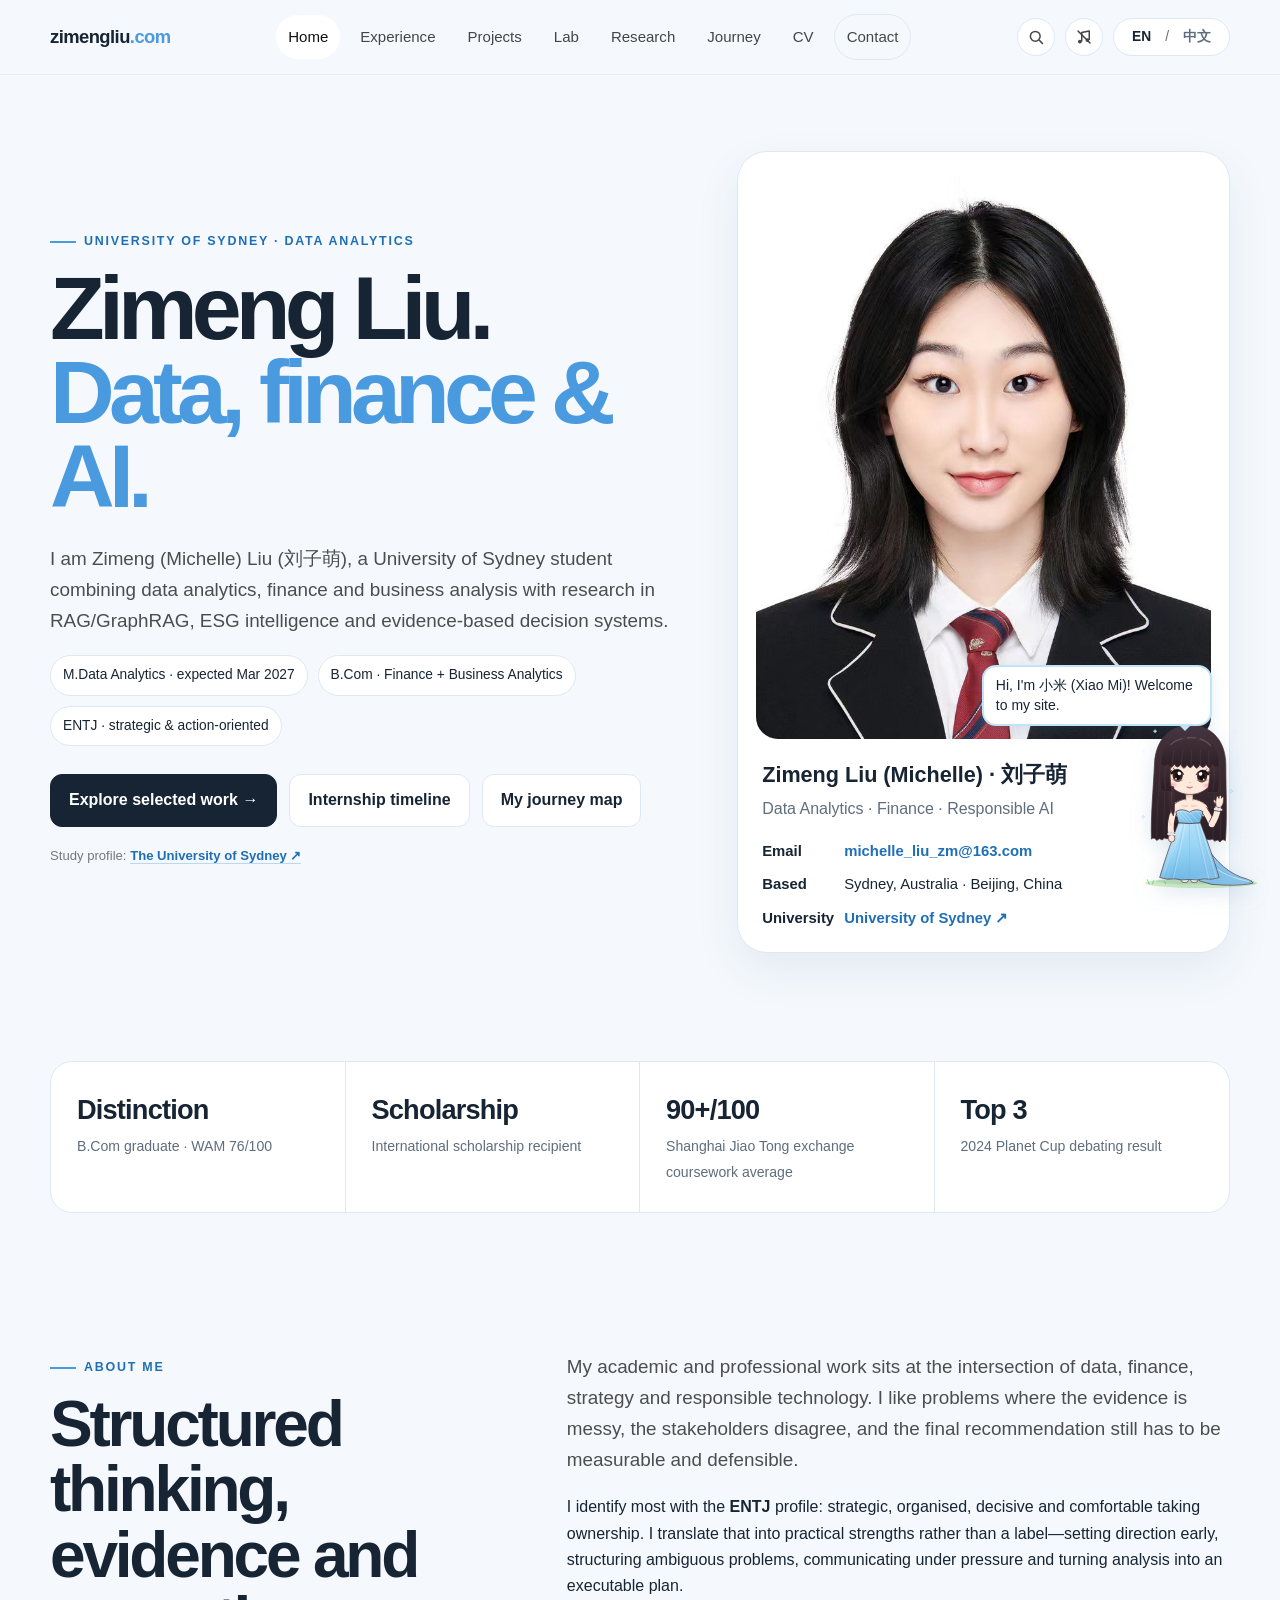
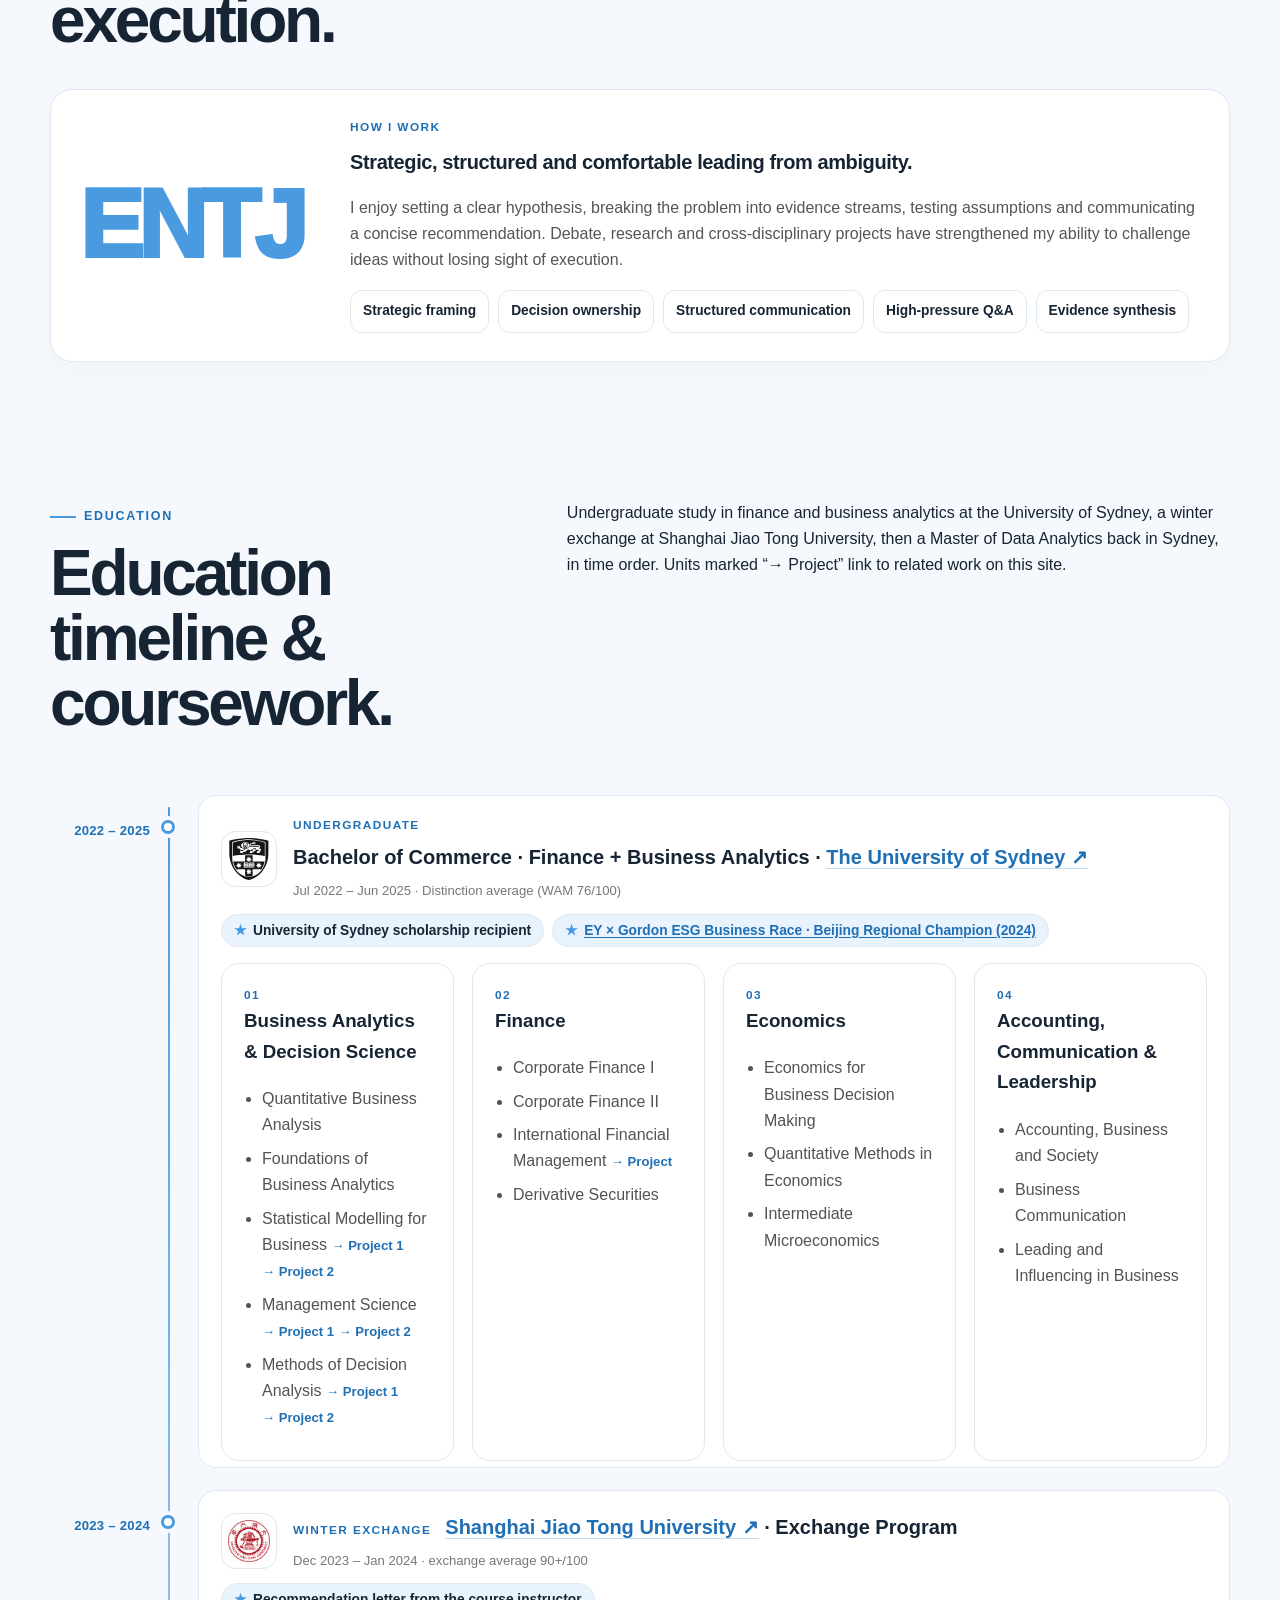
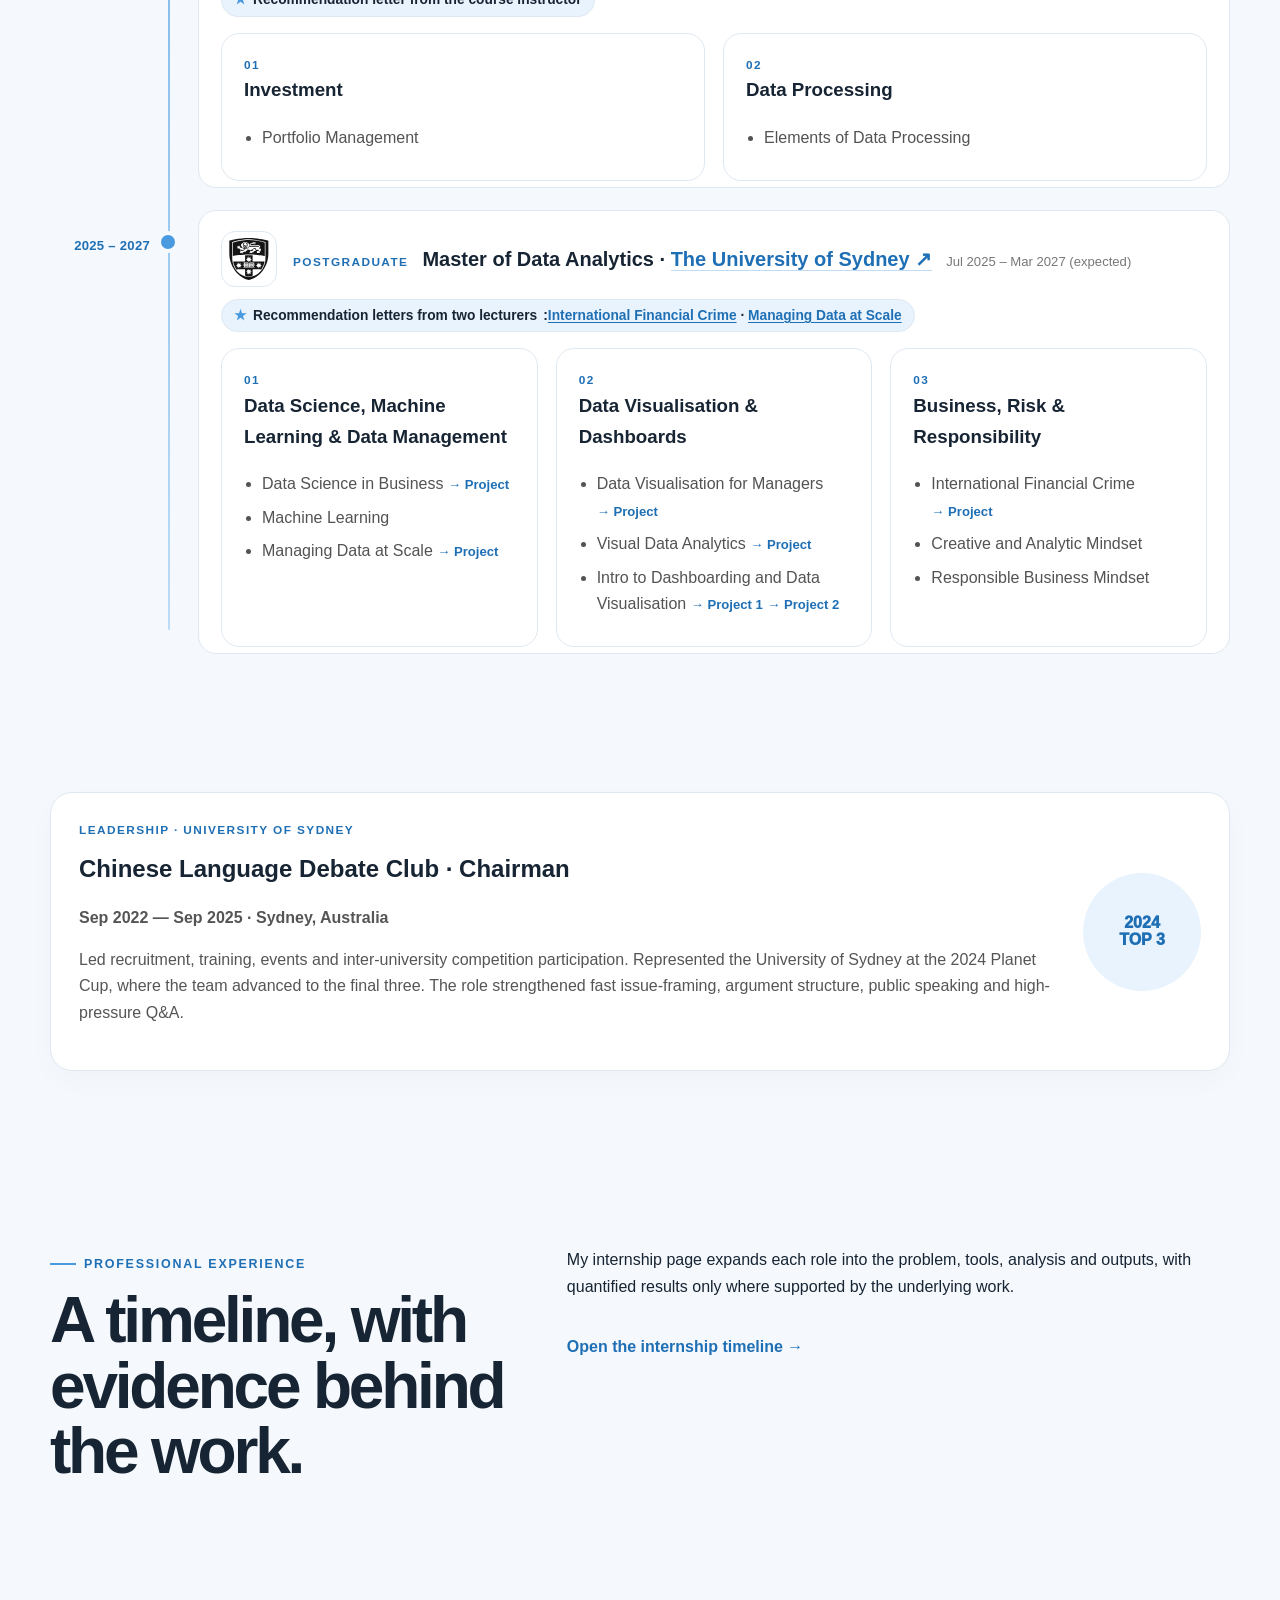
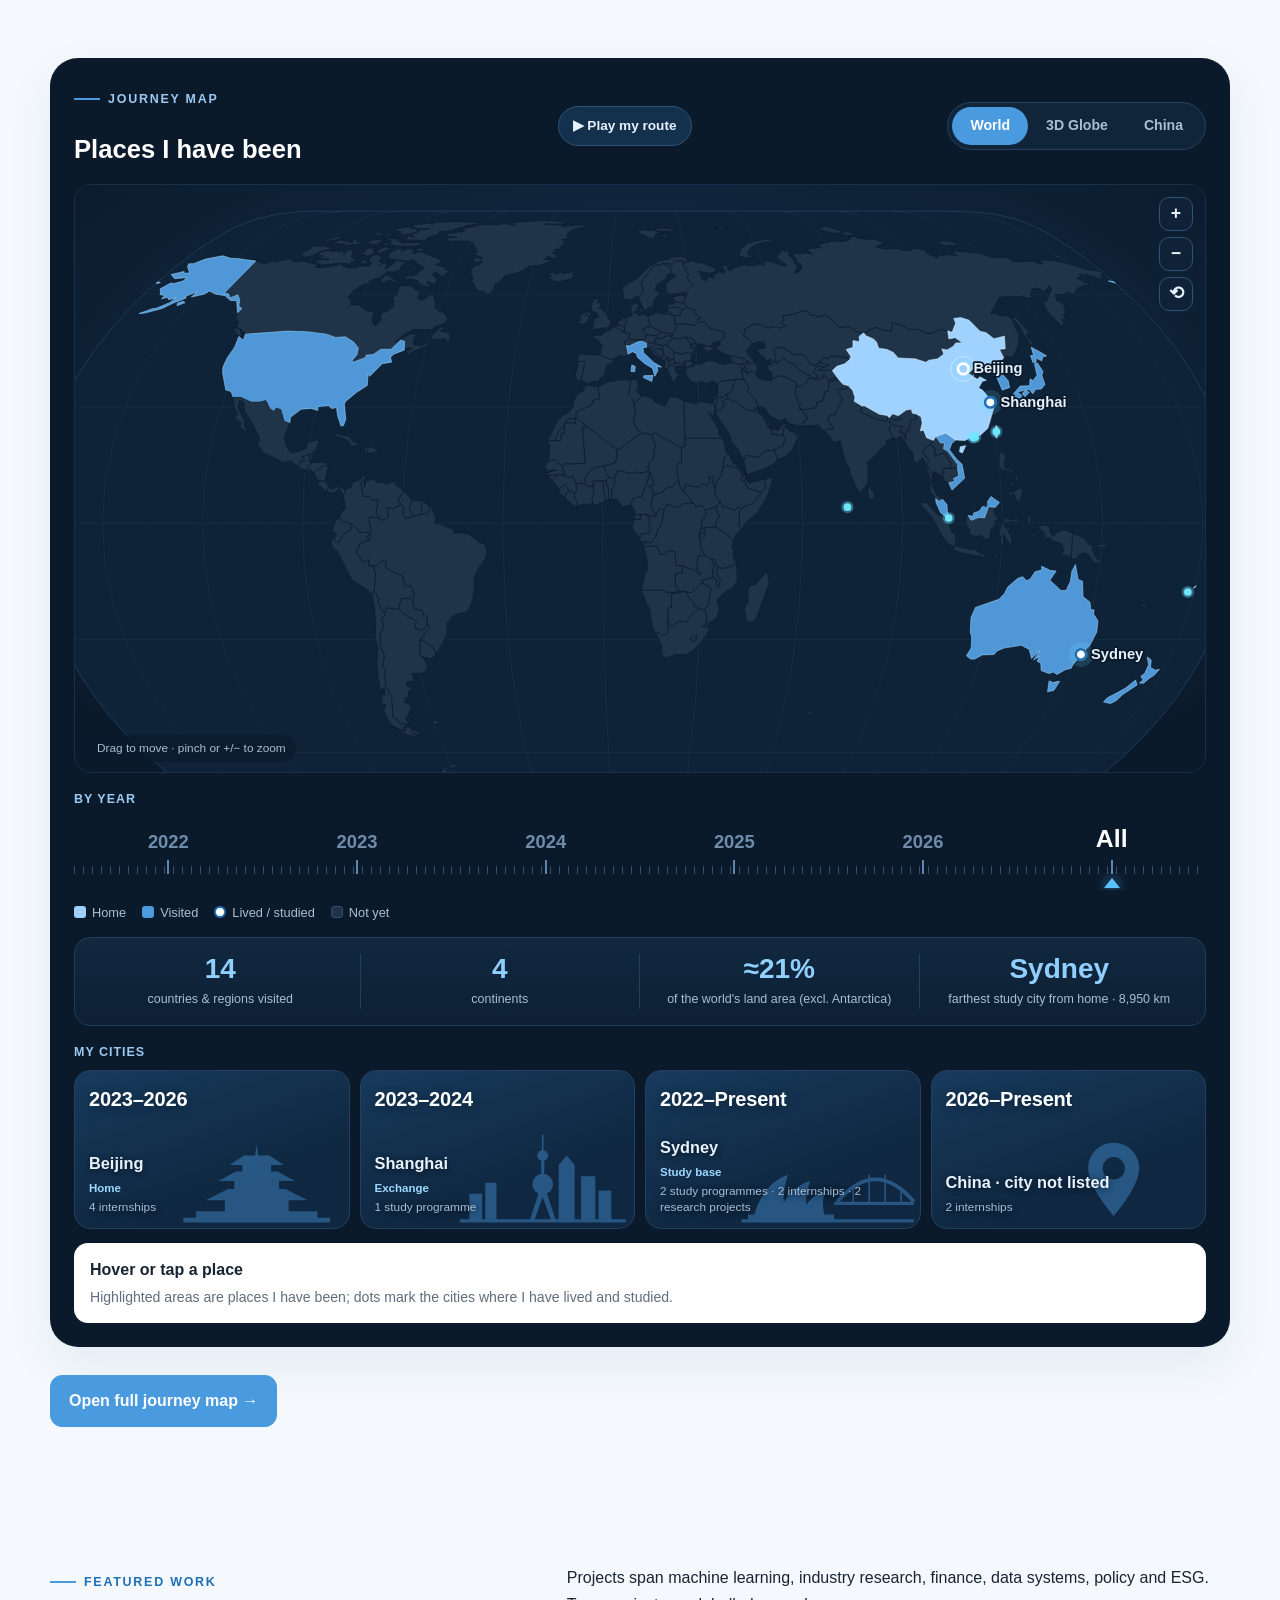
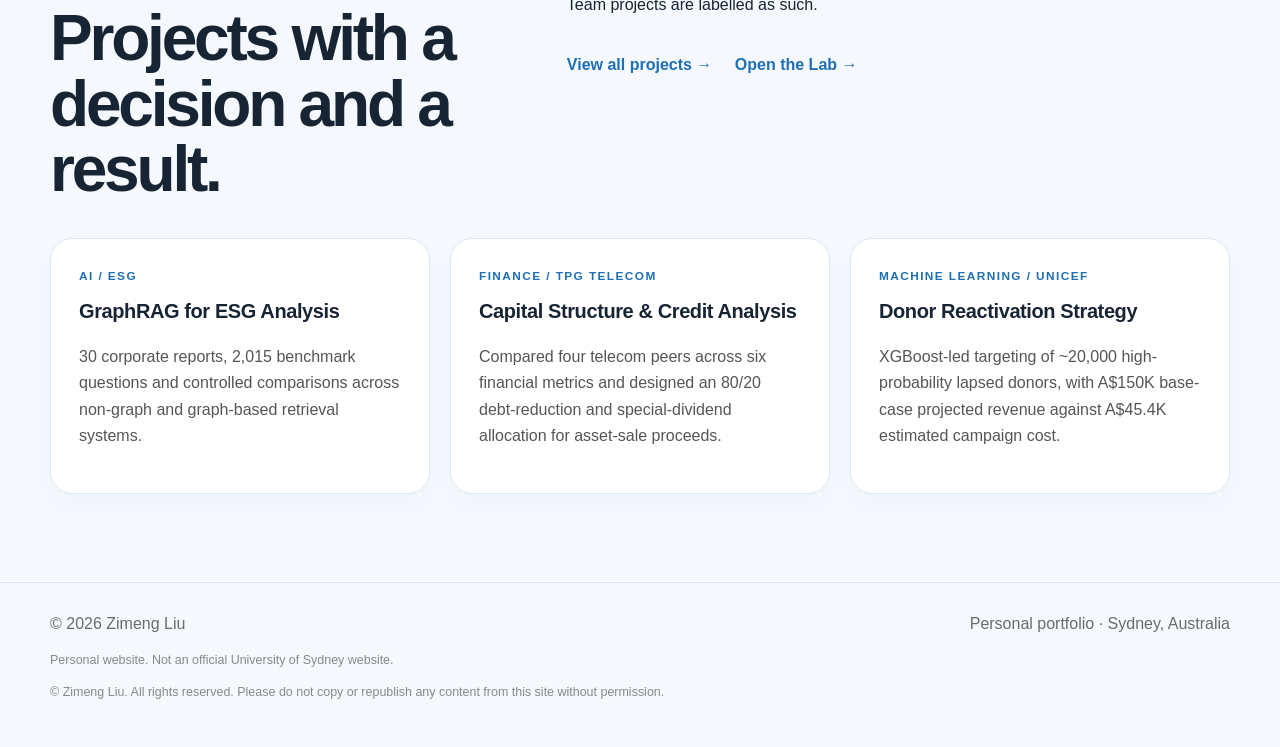
<file: index.html>
<!doctype html><html lang="en"><head><meta charset="utf-8"><meta name="viewport" content="width=device-width,initial-scale=1"><title data-zh="刘子萌 | 数据 · 金融 · 负责任的 AI">Zimeng Liu (刘子萌) | Data Analytics · Finance · Responsible AI</title>
<meta name="description" content="Zimeng (Michelle) Liu 刘子萌 — Master of Data Analytics student at the University of Sydney, with internships in strategy consulting, business analytics and industry research, and projects in data analytics, finance and responsible AI.">
<link rel="canonical" href="https://zimengliu.com/">
<meta property="og:type" content="profile">
<meta property="og:site_name" content="Zimeng Liu">
<meta property="og:title" content="Zimeng Liu (刘子萌) | Data Analytics · Finance · Responsible AI">
<meta property="og:description" content="Zimeng (Michelle) Liu 刘子萌 — Master of Data Analytics student at the University of Sydney, with internships in strategy consulting, business analytics and industry research, and projects in data analytics, finance and responsible AI.">
<meta property="og:url" content="https://zimengliu.com/">
<meta property="og:image" content="https://zimengliu.com/assets/img/zimeng-liu.jpg">
<meta property="og:locale" content="en_AU">
<meta property="og:locale:alternate" content="zh_CN">
<meta name="twitter:card" content="summary">
<link rel="icon" href="/favicon.ico" sizes="48x48"><link rel="icon" href="/assets/icons/favicon.svg" type="image/svg+xml"><link rel="icon" href="/assets/icons/favicon-96.png" type="image/png" sizes="96x96"><link rel="apple-touch-icon" href="/assets/icons/apple-touch-icon.png"><meta name="theme-color" content="#1f6fb5">
<script type="application/ld+json">{"@context": "https://schema.org", "@type": "ProfilePage", "url": "https://zimengliu.com/", "mainEntity": {"@type": "Person", "@id": "https://zimengliu.com/#person", "name": "Zimeng Liu", "alternateName": ["刘子萌", "Michelle Liu", "Zimeng (Michelle) Liu"], "url": "https://zimengliu.com/", "image": "https://zimengliu.com/assets/img/zimeng-liu.jpg", "email": "mailto:michelle_liu_zm@163.com", "description": "Master of Data Analytics student at the University of Sydney working across business analytics, strategy, finance and responsible AI.", "alumniOf": [{"@type": "CollegeOrUniversity", "name": "The University of Sydney", "url": "https://www.sydney.edu.au/"}], "knowsAbout": ["Data analytics", "Business analysis", "Strategy consulting", "Machine learning", "Financial analysis", "ESG", "Retrieval-augmented generation", "Responsible AI"], "homeLocation": {"@type": "Place", "name": "Sydney, Australia"}}}</script>
<link rel="stylesheet" href="assets/css/styles.css"></head><body><header class="nav"><div class="container nav-inner"><a class="brand" href="index.html">zimengliu<span>.com</span></a><ul class="nav-links"><li><a class="active" href="index.html">Home</a></li><li><a class="" href="experience.html">Experience</a></li><li><a class="" href="projects.html">Projects</a></li><li><a href="lab.html">Lab</a></li><li><a class="" href="research.html">Research</a></li><li><a class="" href="journey.html">Journey</a></li><li><a class="" href="cv.html">CV</a></li><li><a class="nav-cta" href="index.html#contact">Contact</a></li></ul><div class="nav-tools"><div class="language-switcher" aria-label="Language"><button type="button" data-lang-choice="en">EN</button><span>/</span><button type="button" data-lang-choice="zh">中文</button></div><button class="menu-btn" type="button" aria-label="Open menu">☰</button></div></div></header><main>
<section class="hero"><div class="container hero-grid"><div class="reveal"><span class="eyebrow" data-zh="悉尼大学 · 数据分析">University of Sydney · Data Analytics</span><h1 class="display"><span data-zh="刘子萌。">Zimeng Liu.</span><br><span class="accent" data-zh="数据、金融与 AI。">Data, finance & AI.</span></h1><p class="lead" data-zh="我是刘子萌（Michelle），悉尼大学学生，把数据分析、金融与商业分析结合起来，研究方向包括 RAG/GraphRAG、ESG 信息智能分析和基于证据的决策系统。">I am Zimeng (Michelle) Liu (刘子萌), a University of Sydney student combining data analytics, finance and business analysis with research in RAG/GraphRAG, ESG intelligence and evidence-based decision systems.</p><div class="hero-kicker"><span class="pill" data-zh="数据分析硕士 · 预计 2027 年 3 月毕业">M.Data Analytics · expected Mar 2027</span><span class="pill" data-zh="商学学士 · 金融 + 商业分析">B.Com · Finance + Business Analytics</span><span class="pill" data-zh="ENTJ · 有战略、重行动">ENTJ · strategic & action-oriented</span></div><div class="actions"><a class="btn btn-primary" href="projects.html" data-zh="查看精选作品 →">Explore selected work →</a><a class="btn btn-ghost" href="experience.html" data-zh="实习经历时间线">Internship timeline</a><a class="btn btn-ghost" href="journey.html" data-zh="我的足迹地图">My journey map</a></div><p class="small" style="margin-top:18px"><span data-zh="就读院校：">Study profile:</span> <a class="usyd-link" href="https://www.sydney.edu.au/" target="_blank" rel="noopener"><span data-zh="悉尼大学">The University of Sydney</span> ↗</a></p></div>
<aside class="profile-shell reveal" id="contact"><img class="profile-img" src="assets/img/zimeng-liu.jpg" alt="Portrait of Zimeng Liu"><div class="profile-caption"><h3 data-zh="刘子萌（Michelle）">Zimeng Liu (Michelle) · 刘子萌</h3><p data-zh="数据分析 · 金融 · 负责任的 AI">Data Analytics · Finance · Responsible AI</p><div class="contact-stack"><div class="contact-row"><b data-zh="邮箱">Email</b><a href="mailto:michelle_liu_zm@163.com">michelle_liu_zm@163.com</a></div><div class="contact-row"><b data-zh="所在地">Based</b><span data-zh="澳大利亚悉尼 · 中国北京">Sydney, Australia · Beijing, China</span></div><div class="contact-row"><b data-zh="学校">University</b><a href="https://www.sydney.edu.au/" target="_blank" rel="noopener"><span data-zh="悉尼大学">University of Sydney</span> ↗</a></div></div></div></aside></div></section>
<section class="section-tight"><div class="container stats reveal"><div class="stat"><strong data-zh="优良（Distinction）">Distinction</strong><span data-zh="商学学士毕业 · WAM 76/100">B.Com graduate · WAM 76/100</span></div><div class="stat"><strong data-zh="奖学金">Scholarship</strong><span data-zh="国际学生奖学金获得者">International scholarship recipient</span></div><div class="stat"><strong>90+/100</strong><span data-zh="上海交大交换课程平均分">Shanghai Jiao Tong exchange coursework average</span></div><div class="stat"><strong data-zh="前三">Top 3</strong><span data-zh="2024 星球杯辩论赛成绩">2024 Planet Cup debating result</span></div></div></section>
<section class="section" id="about"><div class="container"><div class="split-heading reveal"><div><span class="eyebrow" data-zh="关于我">About me</span><h2 data-zh="结构化思考、证据与执行。">Structured thinking, evidence and execution.</h2></div><div><p class="lead" data-zh="我的学习和工作处在数据、金融、战略与负责任技术的交汇处。我喜欢这样的问题：证据杂乱、相关方意见不一，但最终建议仍然必须可衡量、站得住。">My academic and professional work sits at the intersection of data, finance, strategy and responsible technology. I like problems where the evidence is messy, the stakeholders disagree, and the final recommendation still has to be measurable and defensible.</p><p><span data-zh="我最认同">I identify most with the</span> <strong>ENTJ</strong> <span data-zh="型人格：有战略眼光、有条理、果断，愿意承担责任。我把它转化为实际的能力，而不只是一个标签：尽早定方向、拆解模糊的问题、在压力下沟通，并把分析变成可执行的计划。">profile: strategic, organised, decisive and comfortable taking ownership. I translate that into practical strengths rather than a label—setting direction early, structuring ambiguous problems, communicating under pressure and turning analysis into an executable plan.</span></p></div></div><div class="personality card reveal"><div class="entj">ENTJ</div><div><div class="card-index" data-zh="我的工作方式">How I work</div><h3 data-zh="有战略、有结构，能在模糊中带队。">Strategic, structured and comfortable leading from ambiguity.</h3><p data-zh="我喜欢先提出清晰的假设，把问题拆成几条证据线，检验假设，再给出简洁的建议。辩论、研究和跨学科项目让我能够质疑观点，同时不忘落地执行。">I enjoy setting a clear hypothesis, breaking the problem into evidence streams, testing assumptions and communicating a concise recommendation. Debate, research and cross-disciplinary projects have strengthened my ability to challenge ideas without losing sight of execution.</p><div class="strengths"><span class="strength" data-zh="战略框定">Strategic framing</span><span class="strength" data-zh="对决策负责">Decision ownership</span><span class="strength" data-zh="结构化沟通">Structured communication</span><span class="strength" data-zh="高压问答">High-pressure Q&A</span><span class="strength" data-zh="证据综合">Evidence synthesis</span></div></div></div></div></section>
<section class="section-tight" id="coursework">
<div class="container">
<div class="split-heading reveal">
<div>
<span class="eyebrow" data-zh="教育背景">Education</span>
<h2 data-zh="教育经历与所学课程">Education timeline & coursework.</h2>
</div>
<p data-zh="悉尼大学本科（金融 + 商业分析）、上海交通大学寒假交换、悉尼大学数据分析硕士，按时间顺序排列；课程按领域分类，带“→ 项目”的课程在本网站上有对应的项目。">Undergraduate study in finance and business analytics at the University of Sydney, a winter exchange at Shanghai Jiao Tong University, then a Master of Data Analytics back in Sydney, in time order. Units marked “→ Project” link to related work on this site.</p>
</div>

<div class="edu-timeline">
<div class="edu-step">
<div class="edu-when"><span class="edu-dot" aria-hidden="true"></span><span class="edu-date" data-zh="2022 – 2025">2022 – 2025</span></div>
<div class="degree-block reveal">
<div class="degree-head">
<a class="school-logo" href="https://www.sydney.edu.au/" target="_blank" rel="noopener" aria-label="The University of Sydney website"><img src="assets/logos/usyd-crest.svg" alt="The University of Sydney crest"></a>
<div class="degree-title">
<span class="card-index" data-zh="本科">Undergraduate</span>
<h3><span data-zh="商学学士（金融 + 商业分析）">Bachelor of Commerce · Finance + Business Analytics</span> · <a class="school-link" href="https://www.sydney.edu.au/" target="_blank" rel="noopener"><span data-zh="悉尼大学">The University of Sydney</span> ↗</a></h3>
<span class="small" data-zh="2022 年 7 月 – 2025 年 6 月 · Distinction 平均（WAM 76/100）">Jul 2022 – Jun 2025 · Distinction average (WAM 76/100)</span>
</div>
</div>
<ul class="degree-achievements">
<li><span class="achievement-icon" aria-hidden="true">★</span><span data-zh="悉尼大学校级奖学金">University of Sydney scholarship recipient</span></li>
<li><span class="achievement-icon" aria-hidden="true">★</span><a href="project-detail.html?id=ey-gordon" data-zh="安永 × 高顿 ESG 商业挑战赛 · 北京赛区冠军（2024）">EY × Gordon ESG Business Race · Beijing Regional Champion (2024)</a></li>
</ul>
<div class="course-grid is-fluid" data-private-courses="ug" data-nosnippet></div>
</div>
</div>
<div class="edu-step">
<div class="edu-when"><span class="edu-dot" aria-hidden="true"></span><span class="edu-date" data-zh="2023 – 2024">2023 – 2024</span></div>
<div class="degree-block reveal">
<div class="degree-head">
<a class="school-logo" href="https://www.sjtu.edu.cn/" target="_blank" rel="noopener" aria-label="Shanghai Jiao Tong University website"><img src="assets/logos/sjtu-crest.png" alt="Shanghai Jiao Tong University emblem"></a>
<div class="degree-title">
<span class="card-index" data-zh="寒假交换">Winter exchange</span>
<h3><a class="school-link" href="https://www.sjtu.edu.cn/" target="_blank" rel="noopener"><span data-zh="上海交通大学">Shanghai Jiao Tong University</span> ↗</a> · <span data-zh="交换项目">Exchange Program</span></h3>
<span class="small" data-zh="2023 年 12 月 – 2024 年 1 月 · 交换课程平均 90+/100">Dec 2023 – Jan 2024 · exchange average 90+/100</span>
</div>
</div>
<ul class="degree-achievements">
<li><span class="achievement-icon" aria-hidden="true">★</span><span data-zh="获得授课老师的推荐信">Recommendation letter from the course instructor</span></li>
</ul>
<div class="course-grid is-fluid" data-private-courses="ex" data-nosnippet></div>
</div>
</div>
<div class="edu-step is-current">
<div class="edu-when"><span class="edu-dot" aria-hidden="true"></span><span class="edu-date" data-zh="2025 – 2027">2025 – 2027</span></div>
<div class="degree-block reveal">
<div class="degree-head">
<a class="school-logo" href="https://www.sydney.edu.au/" target="_blank" rel="noopener" aria-label="The University of Sydney website"><img src="assets/logos/usyd-crest.svg" alt="The University of Sydney crest"></a>
<div class="degree-title">
<span class="card-index" data-zh="研究生">Postgraduate</span>
<h3><span data-zh="数据分析硕士">Master of Data Analytics</span> · <a class="school-link" href="https://www.sydney.edu.au/" target="_blank" rel="noopener"><span data-zh="悉尼大学">The University of Sydney</span> ↗</a></h3>
<span class="small" data-zh="2025 年 7 月 – 2027 年 3 月（预计）">Jul 2025 – Mar 2027 (expected)</span>
</div>
</div>
<ul class="degree-achievements">
<li><span class="achievement-icon" aria-hidden="true">★</span><span data-zh="获得两门课程老师的推荐信">Recommendation letters from two lecturers</span><span data-private-courses="rec" data-nosnippet></span></li>
</ul>
<div class="course-grid is-fluid" data-private-courses="pg" data-nosnippet></div>
</div>
</div>
</div>
</div>
</section>
<section class="section"><div class="container"><article class="card debate-card reveal"><div><div class="card-index" data-zh="领导力 · 悉尼大学">Leadership · University of Sydney</div><h2 style="margin:8px 0 10px" data-zh="悉尼大学中文辩论社 · 主席">Chinese Language Debate Club · Chairman</h2><p><strong data-zh="2022 年 9 月 — 2025 年 9 月 · 澳大利亚悉尼">Sep 2022 — Sep 2025 · Sydney, Australia</strong></p><p data-zh="负责招新、培训、活动组织和校际比赛。代表悉尼大学参加 2024 年星球杯，队伍进入前三。这段经历锻炼了快速破题、论证结构、公开演讲和高压问答能力。">Led recruitment, training, events and inter-university competition participation. Represented the University of Sydney at the 2024 Planet Cup, where the team advanced to the final three. The role strengthened fast issue-framing, argument structure, public speaking and high-pressure Q&A.</p></div><div class="badge-big">2024<br>TOP 3</div></article></div></section>
<section class="section"><div class="container"><div class="split-heading reveal"><div><span class="eyebrow" data-zh="实习经历">Professional experience</span><h2 data-zh="一条时间线，每段工作都有依据。">A timeline, with evidence behind the work.</h2></div><div><p data-zh="实习经历页把每段经历展开为问题、工具、分析与产出，只在有工作材料支撑的地方给出量化结果。">My internship page expands each role into the problem, tools, analysis and outputs, with quantified results only where supported by the underlying work.</p><a class="project-link" href="experience.html" data-zh="打开实习经历时间线 →">Open the internship timeline →</a></div></div></div></section>
<section class="section-tight"><div class="container"><div class="jm-card reveal" data-journey-map><div class="jm-head"><div><span class="eyebrow" data-zh="足迹地图">Journey map</span><h3 data-zh="我去过的地方">Places I have been</h3></div><div class="jm-toggle" role="group" aria-label="Map view"><button type="button" data-jm-view="world">World</button><button type="button" data-jm-view="china">China</button></div></div><div class="jm-stats"></div><div class="jm-map"><div class="jm-svg"></div><div class="jm-tip"></div></div><div class="jm-foot"><div class="jm-legend"></div></div><div class="jm-info"></div></div><div class="actions"><a class="btn btn-accent" href="journey.html" data-zh="查看完整足迹地图 →">Open full journey map →</a></div></div></section>
<section class="section"><div class="container"><div class="split-heading reveal"><div><span class="eyebrow" data-zh="精选项目">Featured work</span><h2 data-zh="每个项目都有决策和结果。">Projects with a decision and a result.</h2></div><div><p data-zh="项目涵盖机器学习、行业研究、金融、数据系统、政策与 ESG，小组项目会标明。">Projects span machine learning, industry research, finance, data systems, policy and ESG. Team projects are labelled as such.</p><a class="project-link" href="projects.html" data-zh="查看全部项目 →">View all projects →</a> <a class="project-link project-link-lab" href="lab.html" data-zh="打开作品实验室 →">Open the Lab →</a></div></div><div class="grid-3"><article class="card reveal"><div class="card-index">AI / ESG</div><h3 data-zh="GraphRAG × ESG 信息披露分析">GraphRAG for ESG Analysis</h3><p data-zh="30 份企业 ESG 报告、2,015 道评测题，在非图检索与多种图检索系统之间做受控对比。">30 corporate reports, 2,015 benchmark questions and controlled comparisons across non-graph and graph-based retrieval systems.</p></article><article class="card reveal"><div class="card-index" data-zh="金融 / TPG Telecom">Finance / TPG Telecom</div><h3 data-zh="资本结构与信用分析">Capital Structure & Credit Analysis</h3><p data-zh="比较四家电信同业的六项财务指标，并为资产出售所得设计 80/20 的降债与特别股息分配方案。">Compared four telecom peers across six financial metrics and designed an 80/20 debt-reduction and special-dividend allocation for asset-sale proceeds.</p></article><article class="card reveal"><div class="card-index" data-zh="机器学习 / UNICEF">Machine Learning / UNICEF</div><h3 data-zh="捐赠者召回策略">Donor Reactivation Strategy</h3><p data-zh="以 XGBoost 定向约 2 万名回流概率高的流失捐赠者，基础情景测算收入 15 万澳元，对应预计活动成本 4.54 万澳元。">XGBoost-led targeting of ~20,000 high-probability lapsed donors, with A$150K base-case projected revenue against A$45.4K estimated campaign cost.</p></article></div></div></section>
</main><footer class="footer"><div class="container footer-inner"><span>© <span data-year></span> Zimeng Liu</span><span data-zh="个人作品集 · 澳大利亚悉尼">Personal portfolio · Sydney, Australia</span></div><div class="container privacy-note" data-zh="个人网站，并非悉尼大学官方网站。">Personal website. Not an official University of Sydney website.</div></footer><script src="assets/vendor/d3-array.min.js"></script><script src="assets/vendor/d3-geo.min.js"></script><script src="assets/data/geo-world.js"></script><script src="assets/data/geo-china.js"></script><script src="assets/js/i18n.js"></script><script src="assets/private/coursework.js"></script><script src="assets/js/journey-map.js"></script><script src="assets/js/main.js"></script>
<script src="assets/js/site-extras.js"></script></body></html>
</file>
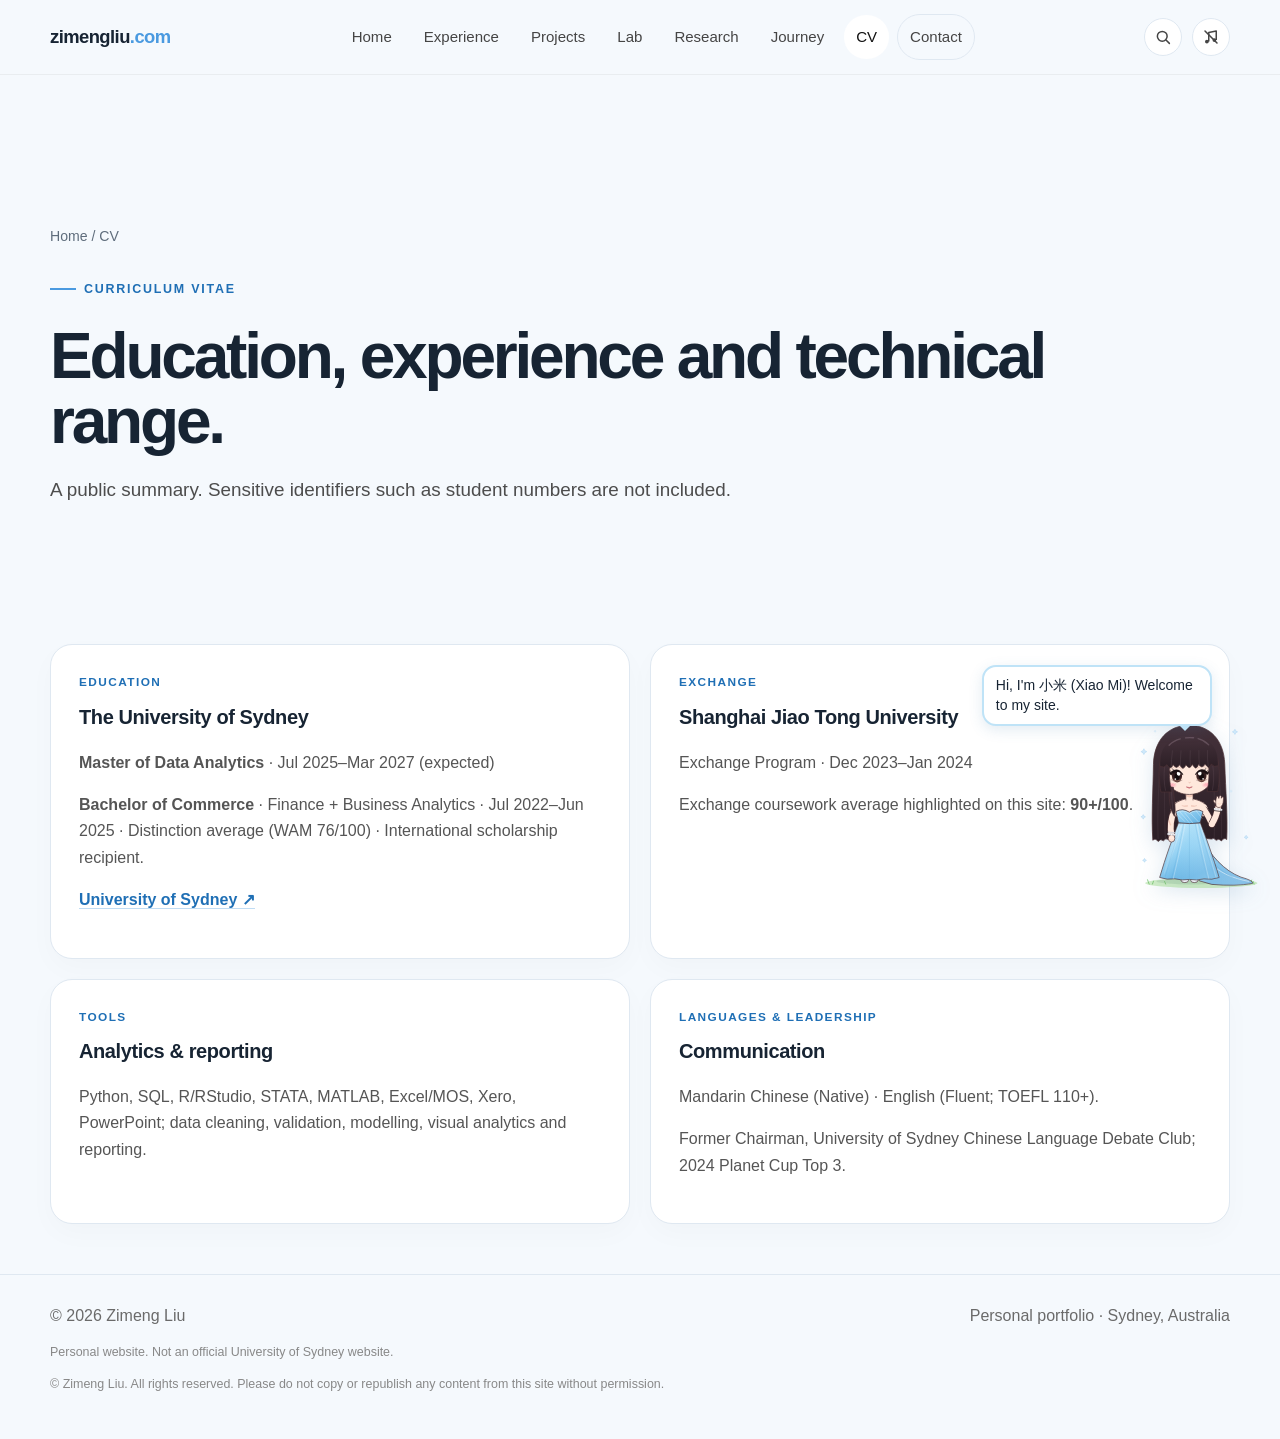
<file: cv.html>
<!doctype html><html lang="en"><head><meta charset="utf-8"><meta name="viewport" content="width=device-width,initial-scale=1"><title>CV | Zimeng Liu</title>
<meta name="description" content="CV of Zimeng (Michelle) Liu 刘子萌: education at the University of Sydney and Shanghai Jiao Tong University, experience and skills.">
<link rel="canonical" href="https://zimengliu.com/cv">
<meta property="og:type" content="website">
<meta property="og:site_name" content="Zimeng Liu">
<meta property="og:title" content="CV | Zimeng Liu">
<meta property="og:description" content="CV of Zimeng (Michelle) Liu 刘子萌: education at the University of Sydney and Shanghai Jiao Tong University, experience and skills.">
<meta property="og:url" content="https://zimengliu.com/cv">
<meta property="og:image" content="https://zimengliu.com/assets/img/zimeng-liu.jpg">
<meta property="og:locale" content="en_AU">
<meta property="og:locale:alternate" content="zh_CN">
<meta name="twitter:card" content="summary">
<link rel="icon" href="/favicon.ico" sizes="48x48"><link rel="icon" href="/assets/icons/favicon.svg" type="image/svg+xml"><link rel="icon" href="/assets/icons/favicon-96.png" type="image/png" sizes="96x96"><link rel="apple-touch-icon" href="/assets/icons/apple-touch-icon.png"><meta name="theme-color" content="#1f6fb5">
<link rel="stylesheet" href="assets/css/styles.css"></head><body><header class="nav"><div class="container nav-inner"><a class="brand" href="index.html">zimengliu<span>.com</span></a><button class="menu-btn" aria-label="Open menu">☰</button><ul class="nav-links"><li><a class="" href="index.html">Home</a></li><li><a class="" href="experience.html">Experience</a></li><li><a class="" href="projects.html">Projects</a></li><li><a href="lab.html">Lab</a></li><li><a class="" href="research.html">Research</a></li><li><a class="" href="journey.html">Journey</a></li><li><a class="active" href="cv.html">CV</a></li><li><a class="nav-cta" href="index.html#contact">Contact</a></li></ul></div></header><main><section class="page-hero"><div class="container"><div class="breadcrumb">Home / CV</div><span class="eyebrow">Curriculum Vitae</span><h1>Education, experience and technical range.</h1><p class="lead">A public summary. Sensitive identifiers such as student numbers are not included.</p></div></section><section class="section-tight"><div class="container grid-2"><article class="card reveal"><div class="card-index">Education</div><h3>The University of Sydney</h3><p><strong>Master of Data Analytics</strong> · Jul 2025–Mar 2027 (expected)</p><p><strong>Bachelor of Commerce</strong> · Finance + Business Analytics · Jul 2022–Jun 2025 · Distinction average (WAM 76/100) · International scholarship recipient.</p><p><a class="usyd-link" href="https://www.sydney.edu.au/" target="_blank">University of Sydney ↗</a></p></article><article class="card reveal"><div class="card-index">Exchange</div><h3>Shanghai Jiao Tong University</h3><p>Exchange Program · Dec 2023–Jan 2024</p><p>Exchange coursework average highlighted on this site: <strong>90+/100</strong>.</p></article><article class="card reveal"><div class="card-index">Tools</div><h3>Analytics & reporting</h3><p>Python, SQL, R/RStudio, STATA, MATLAB, Excel/MOS, Xero, PowerPoint; data cleaning, validation, modelling, visual analytics and reporting.</p></article><article class="card reveal"><div class="card-index">Languages & leadership</div><h3>Communication</h3><p>Mandarin Chinese (Native) · English (Fluent; TOEFL 110+).</p><p>Former Chairman, University of Sydney Chinese Language Debate Club; 2024 Planet Cup Top 3.</p></article></div></section></main><footer class="footer"><div class="container footer-inner"><span>© <span data-year></span> Zimeng Liu</span><span>Personal portfolio · Sydney, Australia</span></div><div class="container privacy-note">Personal website. Not an official University of Sydney website.</div></footer><script src="assets/js/main.js"></script>
<script src="assets/js/site-extras.js"></script></body></html>
</file>
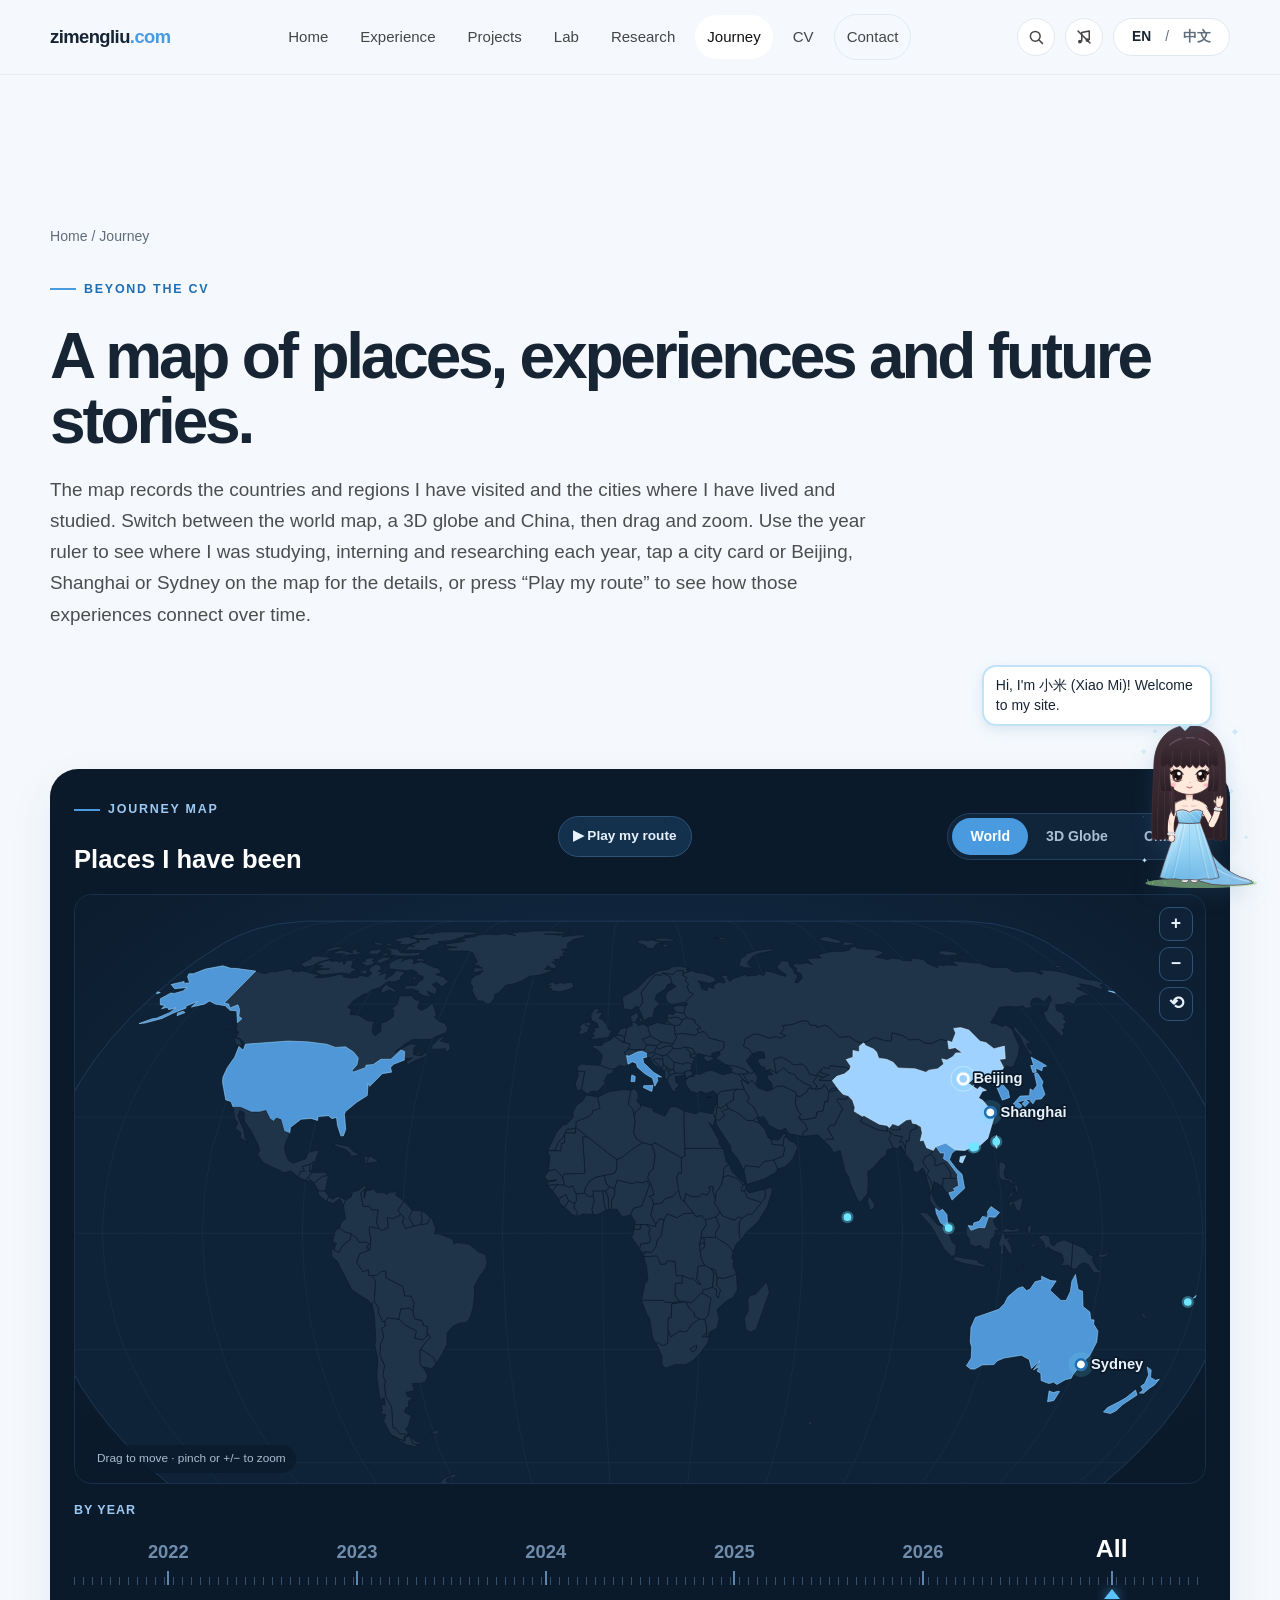
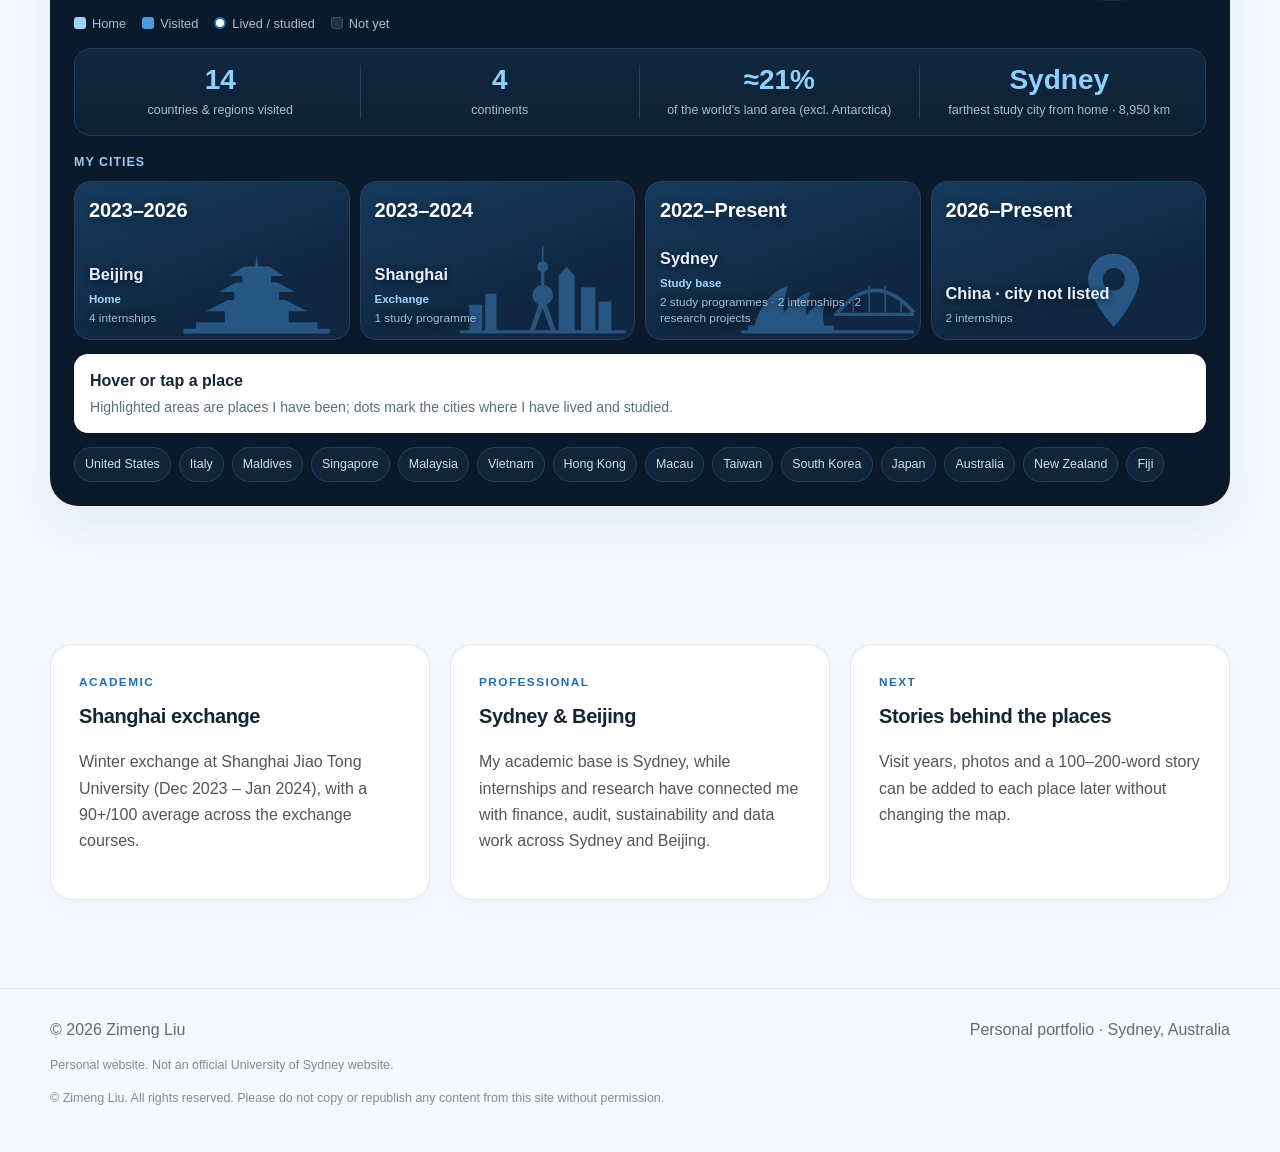
<file: journey.html>
<!DOCTYPE html>
<html lang="en">
<head>
    <meta charset="UTF-8">
    <meta name="viewport" content="width=device-width, initial-scale=1">
    <title data-zh="足迹 | Zimeng Liu">Journey | Zimeng Liu</title>
<meta name="description" content="Travel and personal journey map of Zimeng (Michelle) Liu 刘子萌.">
<link rel="canonical" href="https://zimengliu.com/journey">
<meta property="og:type" content="website">
<meta property="og:site_name" content="Zimeng Liu">
<meta property="og:title" content="Journey | Zimeng Liu">
<meta property="og:description" content="Travel and personal journey map of Zimeng (Michelle) Liu 刘子萌.">
<meta property="og:url" content="https://zimengliu.com/journey">
<meta property="og:image" content="https://zimengliu.com/assets/img/zimeng-liu.jpg">
<meta property="og:locale" content="en_AU">
<meta property="og:locale:alternate" content="zh_CN">
<meta name="twitter:card" content="summary">
<link rel="icon" href="/favicon.ico" sizes="48x48"><link rel="icon" href="/assets/icons/favicon.svg" type="image/svg+xml"><link rel="icon" href="/assets/icons/favicon-96.png" type="image/png" sizes="96x96"><link rel="apple-touch-icon" href="/assets/icons/apple-touch-icon.png"><meta name="theme-color" content="#1f6fb5">

    <link rel="stylesheet" href="assets/css/styles.css">
</head>
<body>

<header class="nav">
    <div class="container nav-inner">
        <a class="brand" href="index.html">zimengliu<span>.com</span></a>
        <ul class="nav-links">
            <li><a href="index.html">Home</a></li>
            <li><a href="experience.html">Experience</a></li>
            <li><a href="projects.html">Projects</a></li>
            <li><a href="lab.html">Lab</a></li>
            <li><a href="research.html">Research</a></li>
            <li><a class="active" href="journey.html">Journey</a></li>
            <li><a href="cv.html">CV</a></li>
            <li><a class="nav-cta" href="index.html#contact">Contact</a></li>
        </ul>
        <div class="nav-tools">
            <div class="language-switcher" aria-label="Language">
                <button type="button" data-lang-choice="en">EN</button>
                <span>/</span>
                <button type="button" data-lang-choice="zh">中文</button>
            </div>
            <button class="menu-btn" type="button" aria-label="Open menu">☰</button>
        </div>
    </div>
</header>

<main>
    <section class="page-hero">
        <div class="container">
            <div class="breadcrumb" data-zh="首页 / 足迹">Home / Journey</div>
            <span class="eyebrow" data-zh="简历之外">Beyond the CV</span>
            <h1 data-zh="我去过的地方，和它们背后的经历。">A map of places, experiences and future stories.</h1>
            <p class="lead" data-zh="地图记录了我去过的国家和地区，以及生活、求学过的城市。可以在世界地图、3D 地球和中国地图之间切换，拖动、缩放；拖动年份轴，看每一年我在哪里学习、实习和做研究；点城市卡片或地图上的北京、上海、悉尼看具体经历；点“播放我的路线”，按时间顺序看这些经历是怎么连起来的。">The map records the countries and regions I have visited and the cities where I have lived and studied. Switch between the world map, a 3D globe and China, then drag and zoom. Use the year ruler to see where I was studying, interning and researching each year, tap a city card or Beijing, Shanghai or Sydney on the map for the details, or press “Play my route” to see how those experiences connect over time.</p>
        </div>
    </section>

    <section class="section-tight">
        <div class="container">
            <div class="jm-card reveal" data-journey-map>
                <div class="jm-head">
                    <div>
                        <span class="eyebrow" data-zh="足迹地图">Journey map</span>
                        <h3 data-zh="我去过的地方">Places I have been</h3>
                    </div>
                    <div class="jm-toggle" role="group" aria-label="Map view">
                        <button type="button" data-jm-view="world">World</button>
                        <button type="button" data-jm-view="china">China</button>
                    </div>
                </div>
                <div class="jm-stats"></div>
                <div class="jm-map">
                    <div class="jm-svg"></div>
                    <div class="jm-tip"></div>
                </div>
                <div class="jm-foot"><div class="jm-legend"></div></div>
                <div class="jm-info"></div>
                <div class="jm-chips"></div>
            </div>
        </div>
    </section>

    <section class="section">
        <div class="container grid-3">
            <article class="card reveal">
                <div class="card-index" data-zh="学业">Academic</div>
                <h3 data-zh="上海交换">Shanghai exchange</h3>
                <p data-zh="2023 年 12 月至 2024 年 1 月在上海交通大学寒假交换，交换课程平均成绩 90+/100。">Winter exchange at Shanghai Jiao Tong University (Dec 2023 – Jan 2024), with a 90+/100 average across the exchange courses.</p>
            </article>
            <article class="card reveal">
                <div class="card-index" data-zh="职业">Professional</div>
                <h3 data-zh="悉尼与北京">Sydney &amp; Beijing</h3>
                <p data-zh="在悉尼求学，在悉尼和北京完成金融、审计、可持续发展与数据方向的实习和研究。">My academic base is Sydney, while internships and research have connected me with finance, audit, sustainability and data work across Sydney and Beijing.</p>
            </article>
            <article class="card reveal">
                <div class="card-index" data-zh="下一步">Next</div>
                <h3 data-zh="地点背后的故事">Stories behind the places</h3>
                <p data-zh="之后会为每个地点加入出行年份、照片和 100—200 字的小故事，地图结构不需要再改。">Visit years, photos and a 100–200-word story can be added to each place later without changing the map.</p>
            </article>
        </div>
    </section>
</main>

<footer class="footer">
    <div class="container footer-inner">
        <span>© <span data-year></span> Zimeng Liu</span>
        <span>Personal portfolio · Sydney, Australia</span>
    </div>
    <div class="container privacy-note">Personal website. Not an official University of Sydney website.</div>
</footer>

<script src="assets/js/i18n.js"></script>
<script src="assets/vendor/d3-array.min.js"></script>
<script src="assets/vendor/d3-geo.min.js"></script>
<script src="assets/data/geo-world.js"></script>
<script src="assets/data/geo-china.js"></script>
<script src="assets/js/journey-map.js"></script>
<script src="assets/js/main.js"></script>
<script src="assets/js/site-extras.js"></script>
</body>
</html>
</file>
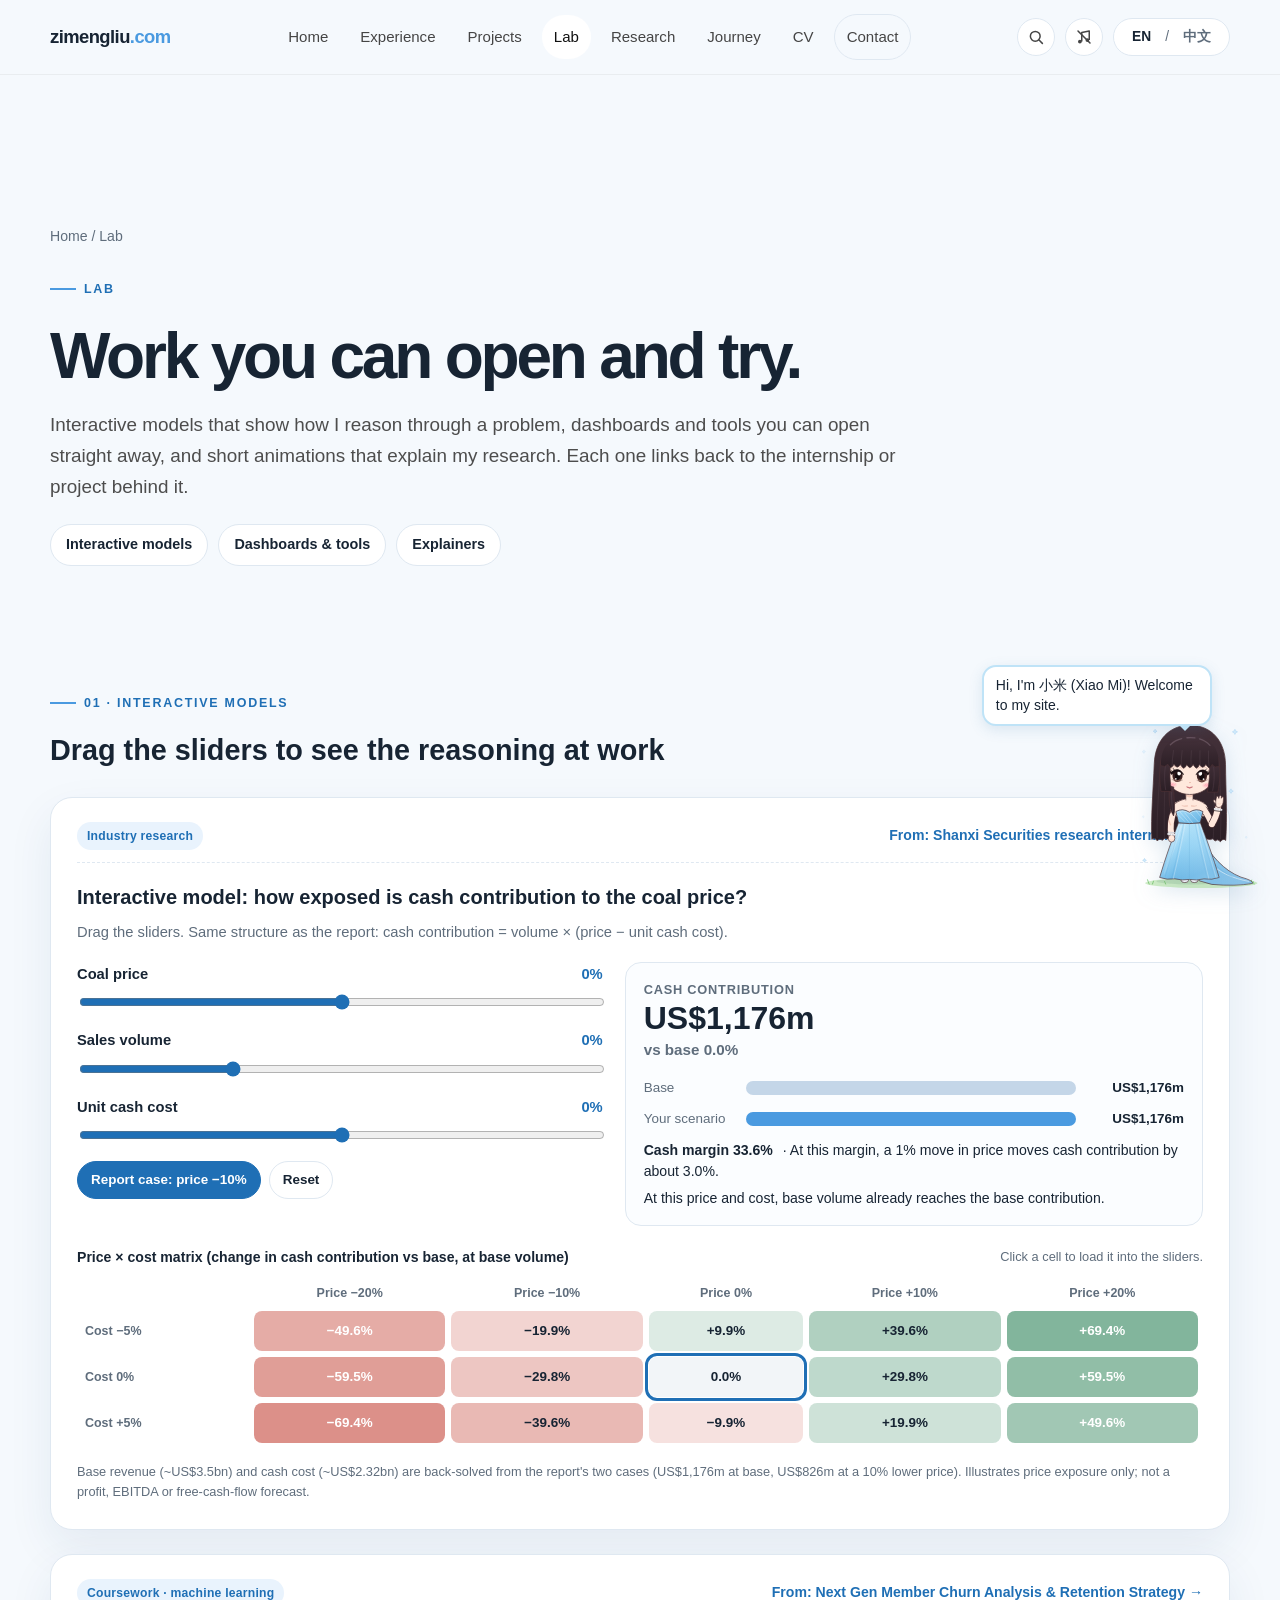
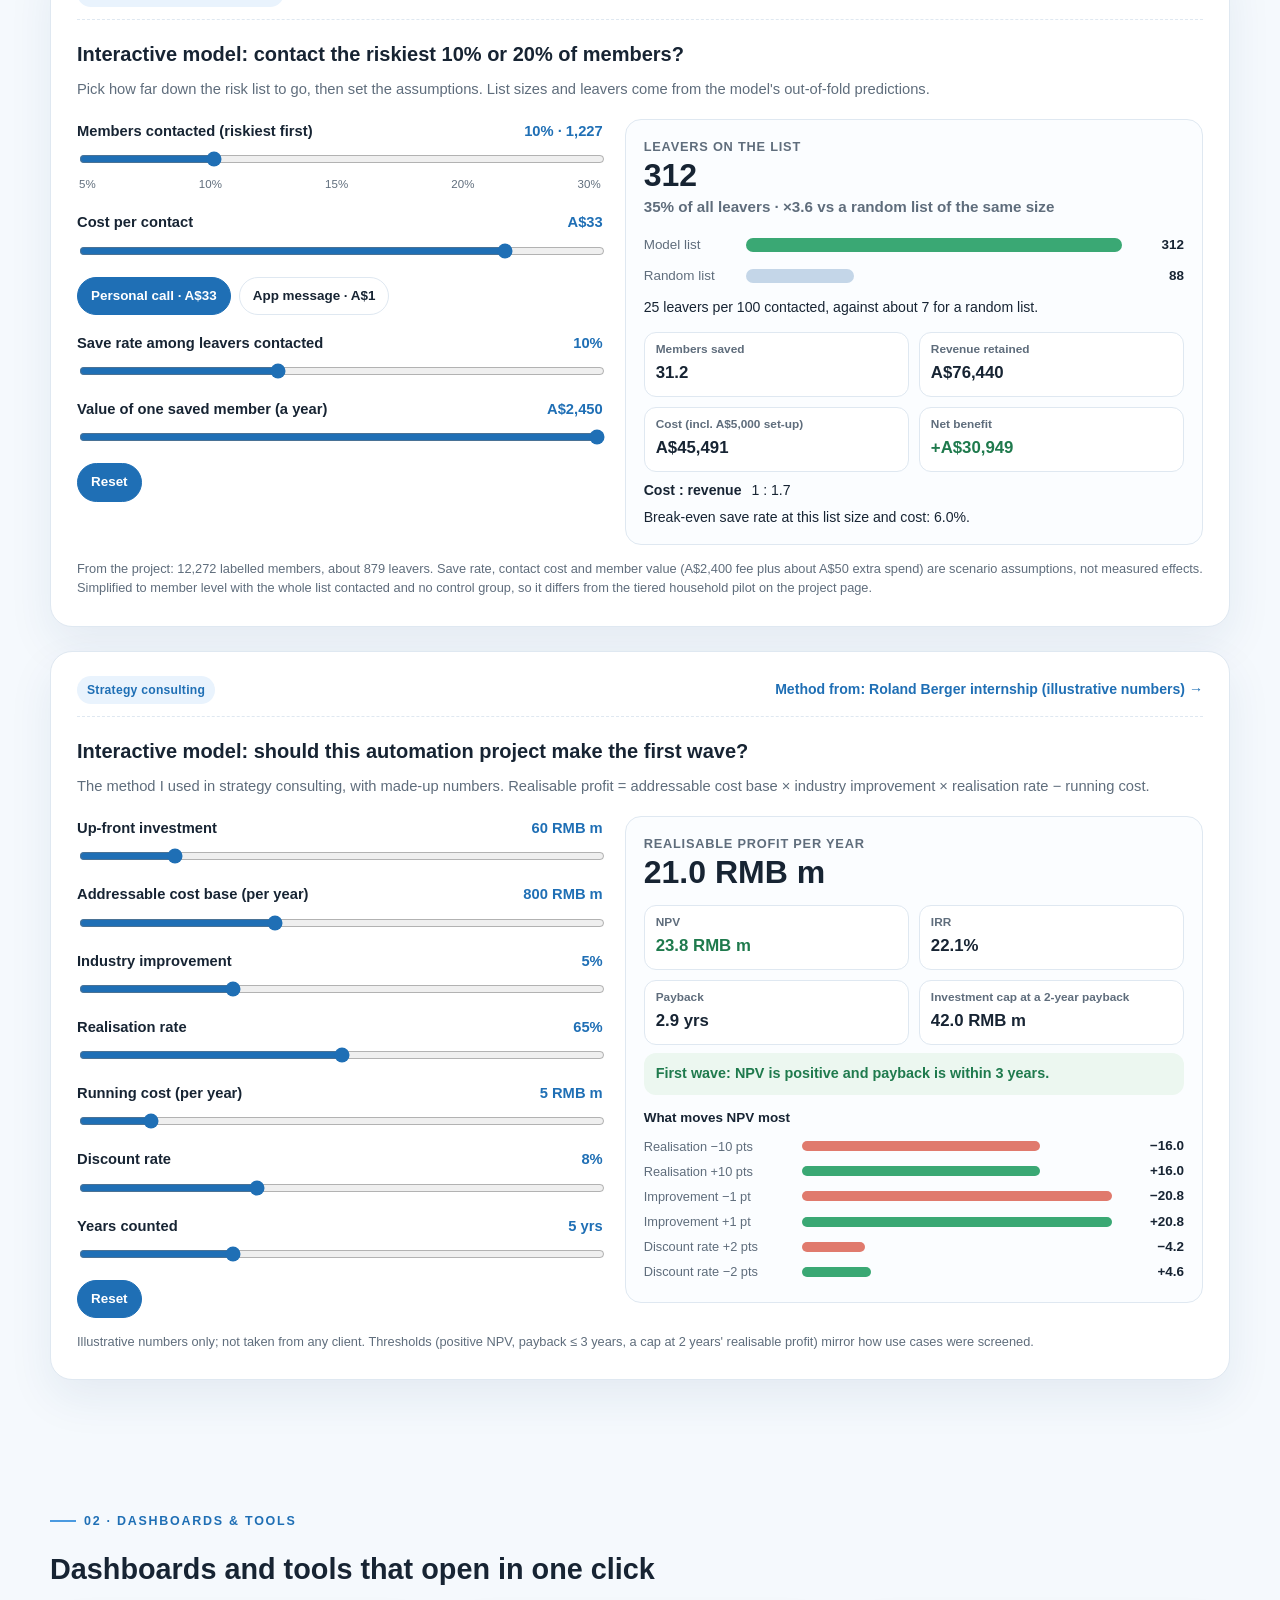
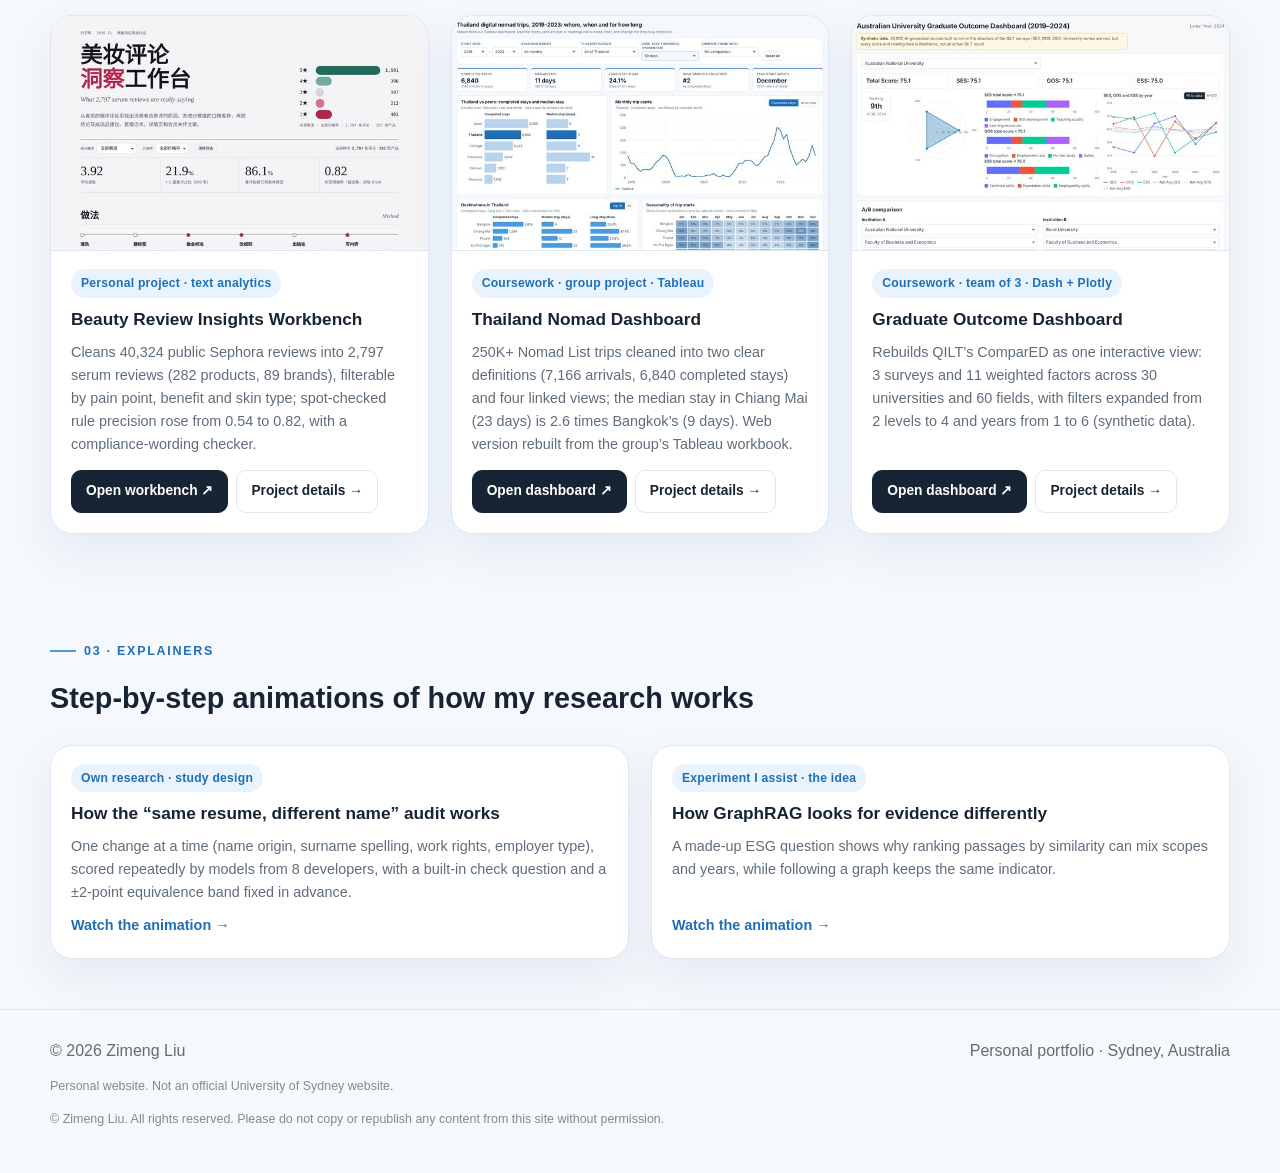
<file: lab.html>
<!DOCTYPE html>
<html lang="en">
<head>
    <meta charset="UTF-8">
    <meta name="viewport" content="width=device-width, initial-scale=1">
    <title data-zh="作品实验室 | Zimeng Liu">Lab | Zimeng Liu</title>
<meta name="description" content="Lab by Zimeng (Michelle) Liu 刘子萌: interactive models, dashboards and explainers you can open and try.">
<link rel="canonical" href="https://zimengliu.com/lab">
<meta property="og:type" content="website">
<meta property="og:site_name" content="Zimeng Liu">
<meta property="og:title" content="Lab | Zimeng Liu">
<meta property="og:description" content="Interactive models, dashboards and explainers by Zimeng (Michelle) Liu 刘子萌.">
<meta property="og:url" content="https://zimengliu.com/lab">
<meta property="og:image" content="https://zimengliu.com/assets/img/zimeng-liu.jpg">
<meta name="twitter:card" content="summary">
<link rel="icon" href="/favicon.ico" sizes="48x48"><link rel="icon" href="/assets/icons/favicon.svg" type="image/svg+xml"><link rel="icon" href="/assets/icons/favicon-96.png" type="image/png" sizes="96x96"><link rel="apple-touch-icon" href="/assets/icons/apple-touch-icon.png"><meta name="theme-color" content="#1f6fb5">
    <link rel="stylesheet" href="assets/css/styles.css">
</head>
<body>

<header class="nav">
    <div class="container nav-inner">
        <a class="brand" href="index.html">zimengliu<span>.com</span></a>
        <ul class="nav-links">
            <li><a href="index.html">Home</a></li>
            <li><a href="experience.html">Experience</a></li>
            <li><a href="projects.html">Projects</a></li>
            <li><a class="active" href="lab.html">Lab</a></li>
            <li><a href="research.html">Research</a></li>
            <li><a href="journey.html">Journey</a></li>
            <li><a href="cv.html">CV</a></li>
            <li><a class="nav-cta" href="index.html#contact">Contact</a></li>
        </ul>
        <div class="nav-tools">
            <div class="language-switcher" aria-label="Language">
                <button type="button" data-lang-choice="en">EN</button>
                <span>/</span>
                <button type="button" data-lang-choice="zh">中文</button>
            </div>
            <button class="menu-btn" type="button" aria-label="Open menu">☰</button>
        </div>
    </div>
</header>

<main>
    <section class="page-hero">
        <div class="container">
            <div class="breadcrumb" data-zh="首页 / 作品实验室">Home / Lab</div>
            <span class="eyebrow" data-zh="作品实验室">Lab</span>
            <h1 data-zh="可以直接打开、上手试的作品。">Work you can open and try.</h1>
            <p class="lead" data-zh="这里集中放可以拖动的小模型、能直接打开的看板和工具，以及讲清研究设计的原理动画。每一个都能链接回背后的完整实习或项目。">Interactive models that show how I reason through a problem, dashboards and tools you can open straight away, and short animations that explain my research. Each one links back to the internship or project behind it.</p>
            <div class="lab-jump">
                <a href="#models" data-zh="互动小模型">Interactive models</a>
                <a href="#dashboards" data-zh="看板与工具">Dashboards &amp; tools</a>
                <a href="#explainers" data-zh="原理动画">Explainers</a>
            </div>
        </div>
    </section>

    <section class="section-tight" id="models">
        <div class="container">
            <div class="lab-section-head">
                <span class="eyebrow" data-zh="01 · 互动小模型">01 · Interactive models</span>
                <h2 data-zh="拖动滑块，看我的分析逻辑怎么运转">Drag the sliders to see the reasoning at work</h2>
            </div>

            <article class="lab-model reveal">
                <div class="lab-model-meta">
                    <span class="lab-tag" data-zh="行业研究">Industry research</span>
                    <a href="experience-detail.html?id=shanxi" data-zh="来自：山西证券研究所实习 →">From: Shanxi Securities research internship →</a>
                </div>
                <div data-coal-model></div>
            </article>

            <article class="lab-model reveal" data-private-lab="nextgen"></article>

            <article class="lab-model reveal">
                <div class="lab-model-meta">
                    <span class="lab-tag" data-zh="战略咨询">Strategy consulting</span>
                    <a href="experience-detail.html?id=roland-berger" data-zh="方法来自：罗兰贝格实习（示意数字）→">Method from: Roland Berger internship (illustrative numbers) →</a>
                </div>
                <div data-roi-model></div>
            </article>
        </div>
    </section>

    <section class="section-tight" id="dashboards">
        <div class="container">
            <div class="lab-section-head">
                <span class="eyebrow" data-zh="02 · 看板与工具">02 · Dashboards &amp; tools</span>
                <h2 data-zh="点开就能用的看板和工具">Dashboards and tools that open in one click</h2>
            </div>
            <div class="lab-grid" data-private-lab="dashboards">
                <article class="lab-card reveal">
                    <a class="lab-thumb" href="dashboards/beauty-review-insights.html" target="_blank" rel="noopener"><img src="assets/img/lab/beauty-review-insights.jpg" alt="Beauty Review Insights Workbench preview" loading="lazy" width="640" height="400"></a>
                    <div class="lab-card-body">
                        <span class="lab-tag" data-zh="个人项目 · 文本分析">Personal project · text analytics</span>
                        <h3 data-zh="美妆评论洞察工作台">Beauty Review Insights Workbench</h3>
                        <p data-zh="把 40,324 条公开 Sephora 评论清洗为 2,797 条精华评论（282 款产品、89 个品牌），按痛点、功效、肤质筛选，抽检后规则精确率从 0.54 提升到 0.82，并附合规用语自查。">Cleans 40,324 public Sephora reviews into 2,797 serum reviews (282 products, 89 brands), filterable by pain point, benefit and skin type; spot-checked rule precision rose from 0.54 to 0.82, with a compliance-wording checker.</p>
                        <div class="lab-actions">
                            <a class="btn btn-primary" href="dashboards/beauty-review-insights.html" target="_blank" rel="noopener" data-zh="打开工作台 ↗">Open workbench ↗</a>
                            <a class="btn btn-ghost" href="project-detail.html?id=beauty-review-insights" data-zh="项目详情 →">Project details →</a>
                        </div>
                    </div>
                </article>
            </div>
        </div>
    </section>

    <section class="section-tight" id="explainers">
        <div class="container">
            <div class="lab-section-head">
                <span class="eyebrow" data-zh="03 · 原理动画">03 · Explainers</span>
                <h2 data-zh="分步动画，讲清研究是怎么设计的">Step-by-step animations of how my research works</h2>
            </div>
            <div class="lab-grid lab-grid-2">
                <a class="lab-card lab-link-card reveal" href="research.html#audit-explainer">
                    <div class="lab-card-body">
                        <span class="lab-tag" data-zh="个人研究 · 实验设计">Own research · study design</span>
                        <h3 data-zh="“同一份简历、只换名字”的实验怎么设计">How the “same resume, different name” audit works</h3>
                        <p data-zh="每次只改一个变量（名字来源、同一个姓的拼写、工作权利、雇主类型），交给 8 家开发商的模型重复打分，内置检验题，并预先设定 ±2 分等价区间。">One change at a time (name origin, surname spelling, work rights, employer type), scored repeatedly by models from 8 developers, with a built-in check question and a ±2-point equivalence band fixed in advance.</p>
                        <span class="lab-more" data-zh="观看动画 →">Watch the animation →</span>
                    </div>
                </a>
                <a class="lab-card lab-link-card reveal" href="research.html#graphrag-explainer">
                    <div class="lab-card-body">
                        <span class="lab-tag" data-zh="协助的实验 · 原理">Experiment I assist · the idea</span>
                        <h3 data-zh="GraphRAG 和普通检索，找证据有什么不同">How GraphRAG looks for evidence differently</h3>
                        <p data-zh="用一个虚构的 ESG 问题，对比按文字相似度找段落和先连成图再找证据，答案为什么一个会拼错口径、一个能对上同一指标。">A made-up ESG question shows why ranking passages by similarity can mix scopes and years, while following a graph keeps the same indicator.</p>
                        <span class="lab-more" data-zh="观看动画 →">Watch the animation →</span>
                    </div>
                </a>
            </div>
        </div>
    </section>
</main>

<footer class="footer">
    <div class="container footer-inner">
        <span>© <span data-year></span> Zimeng Liu</span>
        <span>Personal portfolio · Sydney, Australia</span>
    </div>
    <div class="container privacy-note">Personal website. Not an official University of Sydney website.</div>
</footer>

<script src="assets/js/i18n.js"></script>
<script src="assets/js/coal-model.js"></script>
<script src="assets/js/roi-model.js"></script>
<script src="assets/private/nextgen-model.js"></script>
<script src="assets/private/lab-course.js"></script>
<script src="assets/js/main.js"></script>
<script src="assets/js/site-extras.js"></script>
</body>
</html>
</file>
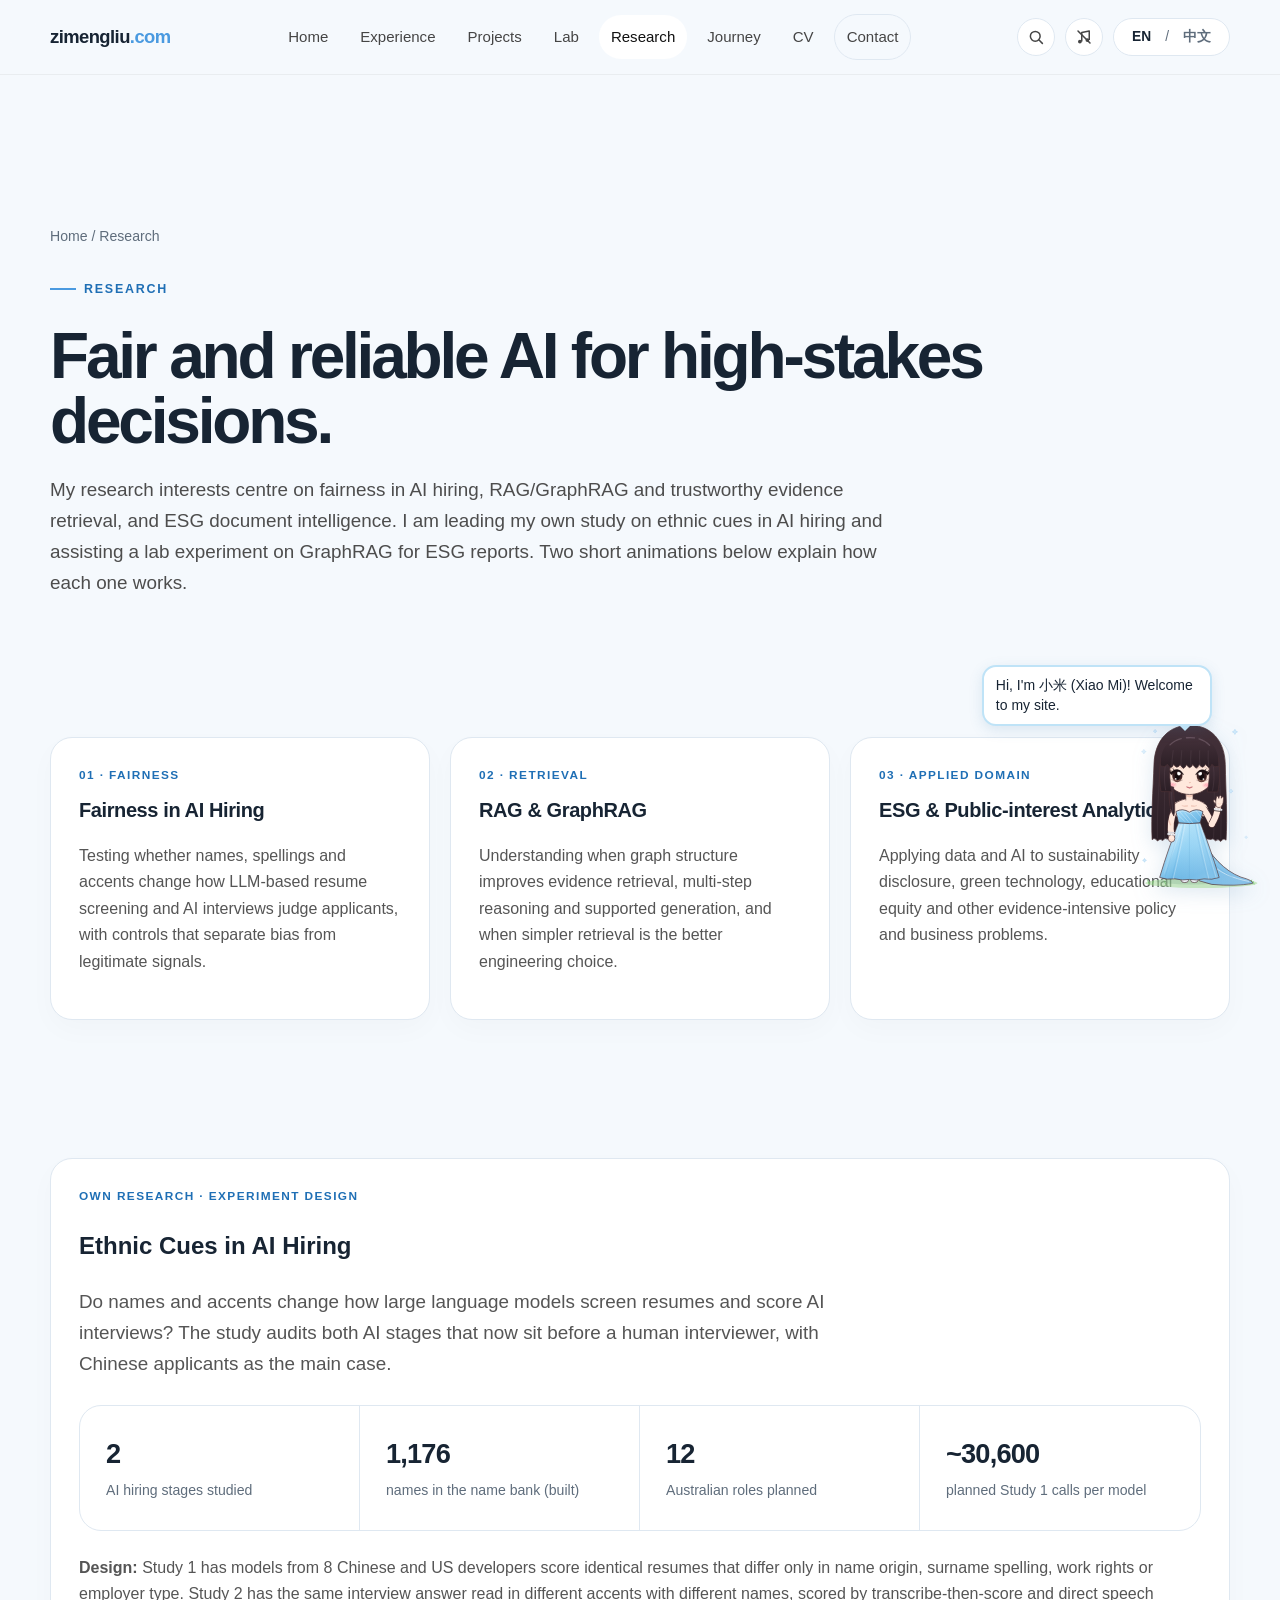
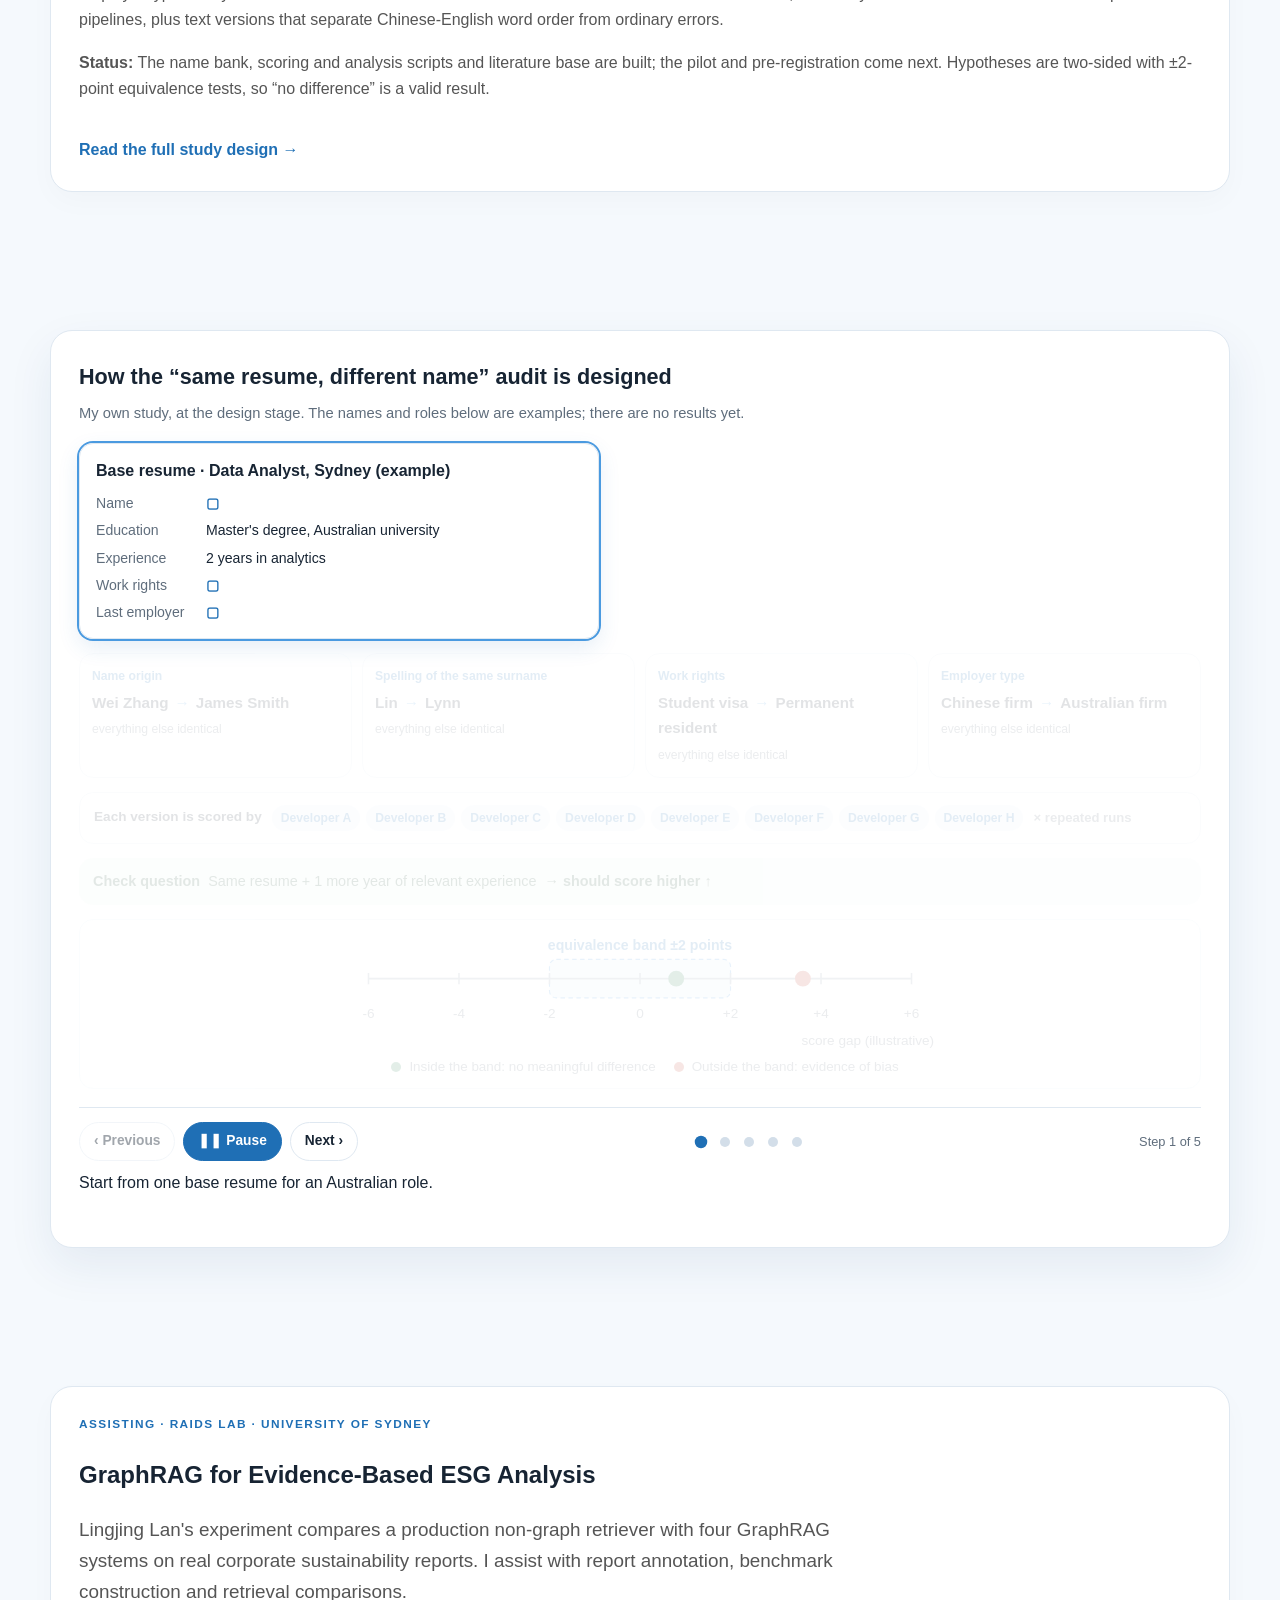
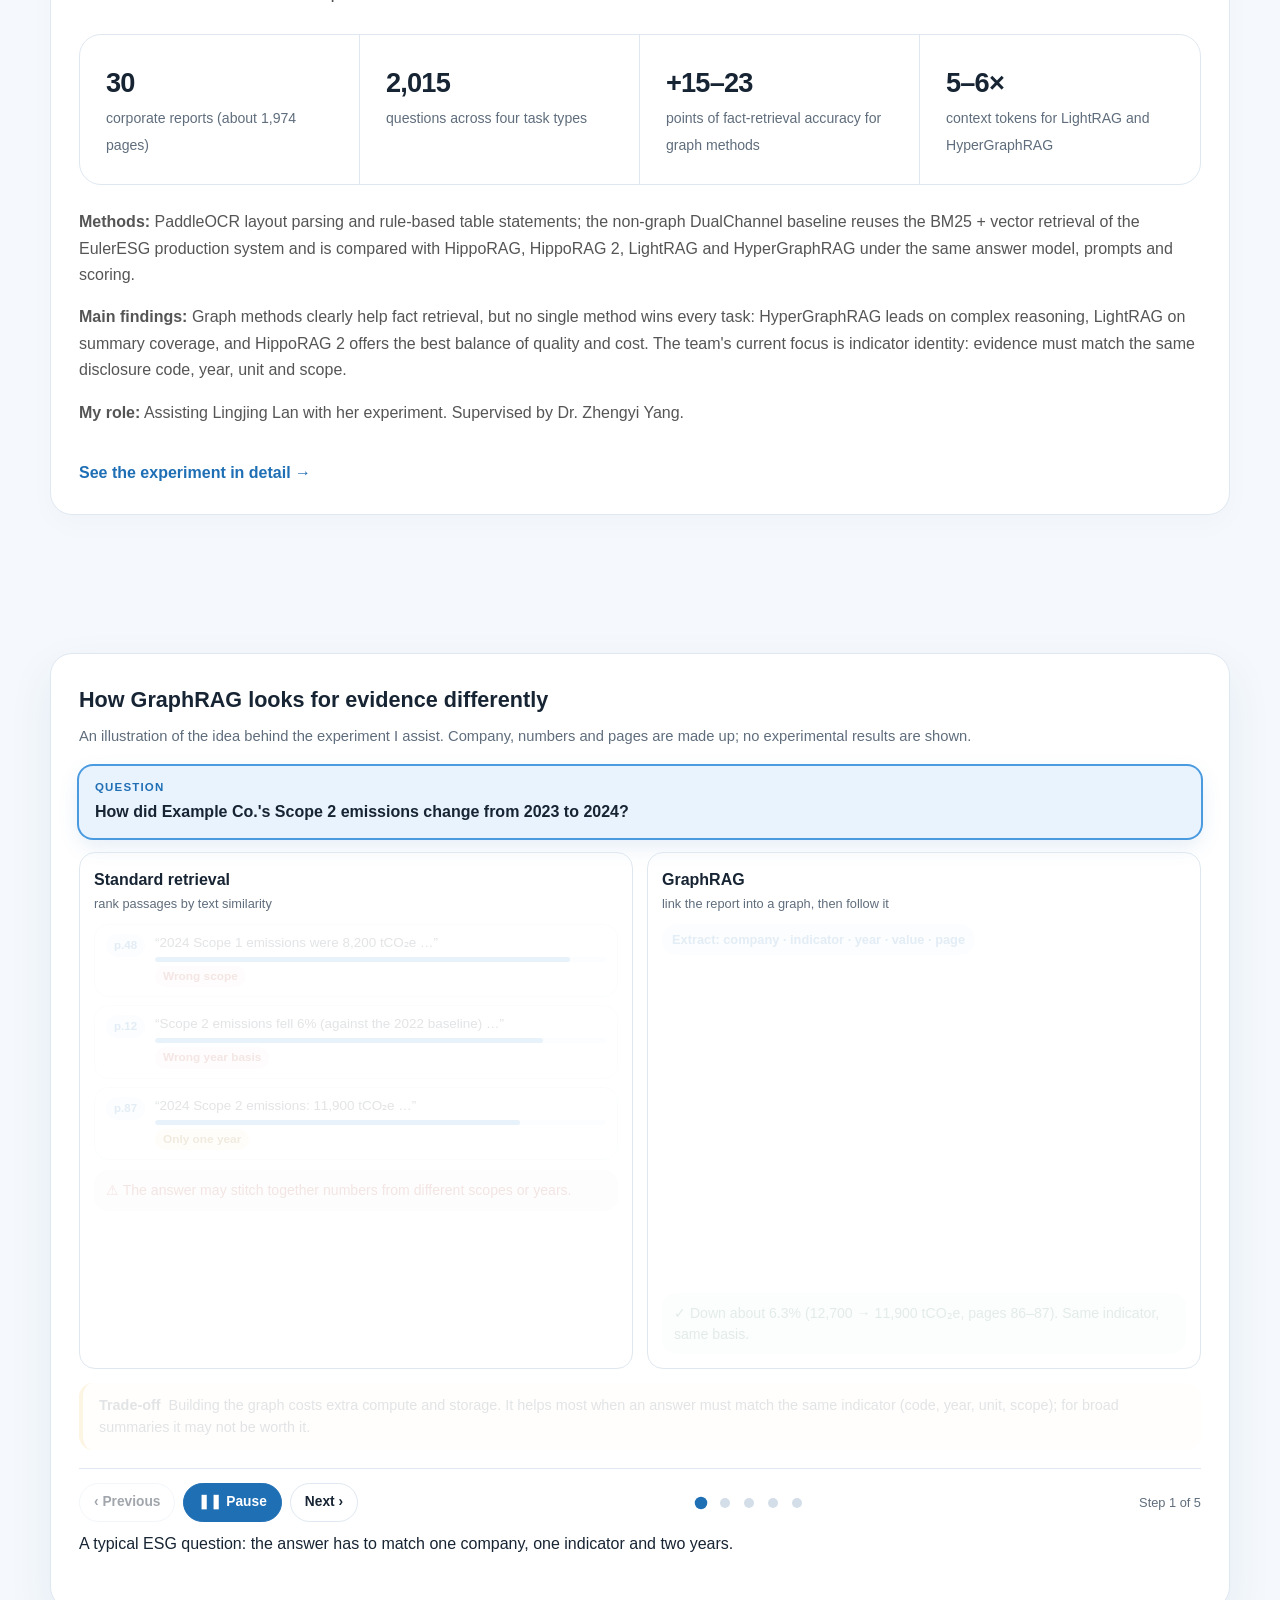
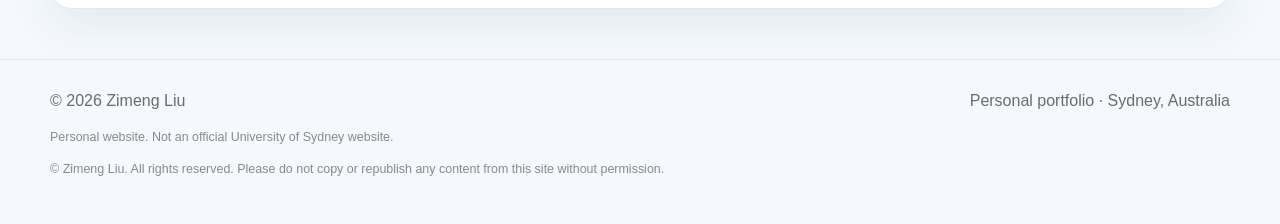
<file: research.html>
<!DOCTYPE html>
<html lang="en">
<head>
    <meta charset="UTF-8">
    <meta name="viewport" content="width=device-width, initial-scale=1">
    <title data-zh="研究 | Zimeng Liu">Research | Zimeng Liu</title>
<meta name="description" content="Research by Zimeng (Michelle) Liu 刘子萌: ethnic cues in AI hiring, and GraphRAG for evidence-based ESG analysis.">
<link rel="canonical" href="https://zimengliu.com/research">
<meta property="og:type" content="website">
<meta property="og:site_name" content="Zimeng Liu">
<meta property="og:title" content="Research | Zimeng Liu">
<meta property="og:description" content="Research by Zimeng (Michelle) Liu 刘子萌: ethnic cues in AI hiring, and GraphRAG for evidence-based ESG analysis.">
<meta property="og:url" content="https://zimengliu.com/research">
<meta property="og:image" content="https://zimengliu.com/assets/img/zimeng-liu.jpg">
<meta property="og:locale" content="en_AU">
<meta property="og:locale:alternate" content="zh_CN">
<meta name="twitter:card" content="summary">
<link rel="icon" href="/favicon.ico" sizes="48x48"><link rel="icon" href="/assets/icons/favicon.svg" type="image/svg+xml"><link rel="icon" href="/assets/icons/favicon-96.png" type="image/png" sizes="96x96"><link rel="apple-touch-icon" href="/assets/icons/apple-touch-icon.png"><meta name="theme-color" content="#1f6fb5">

    <link rel="stylesheet" href="assets/css/styles.css">
</head>
<body>

<header class="nav">
    <div class="container nav-inner">
        <a class="brand" href="index.html">zimengliu<span>.com</span></a>
        <ul class="nav-links">
            <li><a href="index.html">Home</a></li>
            <li><a href="experience.html">Experience</a></li>
            <li><a href="projects.html">Projects</a></li>
            <li><a href="lab.html">Lab</a></li>
            <li><a class="active" href="research.html">Research</a></li>
            <li><a href="journey.html">Journey</a></li>
            <li><a href="cv.html">CV</a></li>
            <li><a class="nav-cta" href="index.html#contact">Contact</a></li>
        </ul>
        <div class="nav-tools">
            <div class="language-switcher" aria-label="Language">
                <button type="button" data-lang-choice="en">EN</button>
                <span>/</span>
                <button type="button" data-lang-choice="zh">中文</button>
            </div>
            <button class="menu-btn" type="button" aria-label="Open menu">☰</button>
        </div>
    </div>
</header>

<main>
    <section class="page-hero">
        <div class="container">
            <div class="breadcrumb" data-zh="首页 / 研究">Home / Research</div>
            <span class="eyebrow" data-zh="研究">Research</span>
            <h1 data-zh="让高风险决策中的 AI 更公平、更可靠。">Fair and reliable AI for high-stakes decisions.</h1>
            <p class="lead" data-zh="我的研究兴趣集中在 AI 招聘的公平性、RAG/GraphRAG 与可信证据检索，以及 ESG 文档智能分析。目前我在主导自己的课题“族裔线索与 AI 招聘”，同时协助实验室的 GraphRAG × ESG 实验。下面两段小动画分别讲清它们是怎么做的。">My research interests centre on fairness in AI hiring, RAG/GraphRAG and trustworthy evidence retrieval, and ESG document intelligence. I am leading my own study on ethnic cues in AI hiring and assisting a lab experiment on GraphRAG for ESG reports. Two short animations below explain how each one works.</p>
        </div>
    </section>

    <section class="section-tight">
        <div class="container grid-3">
            <article class="card reveal">
                <div class="card-index" data-zh="01 · 公平性">01 · Fairness</div>
                <h3 data-zh="AI 招聘中的公平性">Fairness in AI Hiring</h3>
                <p data-zh="检验姓名、拼写和口音会不会改变大模型简历筛选和 AI 面试对求职者的判断，并用对照设计把偏差和合理信号分开。">Testing whether names, spellings and accents change how LLM-based resume screening and AI interviews judge applicants, with controls that separate bias from legitimate signals.</p>
            </article>
            <article class="card reveal">
                <div class="card-index" data-zh="02 · 检索">02 · Retrieval</div>
                <h3 data-zh="RAG 与 GraphRAG">RAG &amp; GraphRAG</h3>
                <p data-zh="研究图结构在什么时候能改善证据检索、多步推理和有依据的生成，什么时候更简单的检索才是更好的工程选择。">Understanding when graph structure improves evidence retrieval, multi-step reasoning and supported generation, and when simpler retrieval is the better engineering choice.</p>
            </article>
            <article class="card reveal">
                <div class="card-index" data-zh="03 · 应用领域">03 · Applied domain</div>
                <h3 data-zh="ESG 与公共利益分析">ESG &amp; Public-interest Analytics</h3>
                <p data-zh="把数据和 AI 用在可持续发展披露、绿色技术、教育公平等需要大量证据的政策与商业问题上。">Applying data and AI to sustainability disclosure, green technology, educational equity and other evidence-intensive policy and business problems.</p>
            </article>
        </div>
    </section>

    <section class="section">
        <div class="container">
            <article class="card reveal">
                <div class="card-index" data-zh="个人研究 · 实验设计阶段">Own research · experiment design</div>
                <h2 data-zh="族裔线索与 AI 招聘">Ethnic Cues in AI Hiring</h2>
                <p class="lead" data-zh="姓名和口音会不会改变大模型筛选简历和给 AI 面试打分的结果？这项研究审计真人面试之前的两个 AI 环节，以华人求职者为主要案例。">Do names and accents change how large language models screen resumes and score AI interviews? The study audits both AI stages that now sit before a human interviewer, with Chinese applicants as the main case.</p>
                <div class="stats" style="margin-top:26px">
                    <div class="stat"><strong>2</strong><span data-zh="研究的 AI 招聘环节">AI hiring stages studied</span></div>
                    <div class="stat"><strong>1,176</strong><span data-zh="姓名库中的名字（已建成）">names in the name bank (built)</span></div>
                    <div class="stat"><strong>12</strong><span data-zh="计划的澳洲岗位">Australian roles planned</span></div>
                    <div class="stat"><strong>~30,600</strong><span data-zh="研究一每个模型的计划调用量">planned Study 1 calls per model</span></div>
                </div>
                <p style="margin-top:24px"><strong data-zh="设计：">Design:</strong> <span data-zh="研究一让国内外 8 家开发商的模型给只改名字来源、姓的拼写、工作权利或雇主类型的相同简历打分。研究二让同一段面试回答用不同口音读出、配不同名字，分别经过“先转写再打分”和“语音模型直接打分”两种流程，并用文字版本区分中式语序和普通语法错误。">Study 1 has models from 8 Chinese and US developers score identical resumes that differ only in name origin, surname spelling, work rights or employer type. Study 2 has the same interview answer read in different accents with different names, scored by transcribe-then-score and direct speech pipelines, plus text versions that separate Chinese-English word order from ordinary errors.</span></p>
                <p><strong data-zh="进展：">Status:</strong> <span data-zh="姓名库、打分与分析脚本、文献库已经完成，接下来是预实验和预注册。所有假设为双向，并配 ±2 分的等价检验，所以“没有差异”也是一个有效结论。">The name bank, scoring and analysis scripts and literature base are built; the pilot and pre-registration come next. Hypotheses are two-sided with ±2-point equivalence tests, so “no difference” is a valid result.</span></p>
                <a class="project-link" href="project-detail.html?id=ai-hiring-ethnicity" data-zh="查看完整实验设计 →">Read the full study design →</a>
            </article>
        </div>
    </section>

    <section class="section-tight" id="audit-explainer">
        <div class="container">
            <div class="explainer" data-explainer="audit"></div>
        </div>
    </section>

    <section class="section">
        <div class="container">
            <article class="card reveal">
                <div class="card-index" data-zh="协助 · RAIDS Lab · 悉尼大学">Assisting · RAIDS Lab · University of Sydney</div>
                <h2 data-zh="GraphRAG × ESG 证据分析">GraphRAG for Evidence-Based ESG Analysis</h2>
                <p class="lead" data-zh="这是 Lingjing Lan 学姐的实验：在真实企业可持续发展报告上，比较不建图的生产检索流程和四种 GraphRAG 方法。我协助报告标注、评测集构建与检索方案对比。">Lingjing Lan's experiment compares a production non-graph retriever with four GraphRAG systems on real corporate sustainability reports. I assist with report annotation, benchmark construction and retrieval comparisons.</p>
                <div class="stats" style="margin-top:26px">
                    <div class="stat"><strong>30</strong><span data-zh="份企业报告（约 1,974 页）">corporate reports (about 1,974 pages)</span></div>
                    <div class="stat"><strong>2,015</strong><span data-zh="道四类任务的评测题">questions across four task types</span></div>
                    <div class="stat"><strong>+15–23</strong><span data-zh="图方法事实检索准确率提升（百分点）">points of fact-retrieval accuracy for graph methods</span></div>
                    <div class="stat"><strong>5–6×</strong><span data-zh="LightRAG 与 HyperGraphRAG 的上下文 token 倍数">context tokens for LightRAG and HyperGraphRAG</span></div>
                </div>
                <p style="margin-top:24px"><strong data-zh="方法：">Methods:</strong> <span data-zh="PaddleOCR 版面解析、规则模板把表格转为陈述句；不建图基线 DualChannel 复用 EulerESG 线上系统的 BM25 + 向量混合检索，对比 HippoRAG、HippoRAG 2、LightRAG 和 HyperGraphRAG，作答模型、提示词和评分方式完全相同。">PaddleOCR layout parsing and rule-based table statements; the non-graph DualChannel baseline reuses the BM25 + vector retrieval of the EulerESG production system and is compared with HippoRAG, HippoRAG 2, LightRAG and HyperGraphRAG under the same answer model, prompts and scoring.</span></p>
                <p><strong data-zh="主要发现：">Main findings:</strong> <span data-zh="图方法明显改善事实检索，但没有一种在所有题型上都最好：HyperGraphRAG 擅长复杂推理，LightRAG 总结覆盖面最广，HippoRAG 2 在质量和成本之间最均衡。团队目前聚焦“指标同一性”：证据必须对上同一个披露编号、年份、单位和范围。">Graph methods clearly help fact retrieval, but no single method wins every task: HyperGraphRAG leads on complex reasoning, LightRAG on summary coverage, and HippoRAG 2 offers the best balance of quality and cost. The team's current focus is indicator identity: evidence must match the same disclosure code, year, unit and scope.</span></p>
                <p><strong data-zh="我的角色：">My role:</strong> <span data-zh="协助 Lingjing Lan 学姐的实验。导师 Dr. Zhengyi Yang。">Assisting Lingjing Lan with her experiment. Supervised by Dr. Zhengyi Yang.</span></p>
                <a class="project-link" href="project-detail.html?id=graphrag-esg" data-zh="查看实验详情 →">See the experiment in detail →</a>
            </article>
        </div>
    </section>

    <section class="section-tight" id="graphrag-explainer">
        <div class="container">
            <div class="explainer" data-explainer="graphrag"></div>
        </div>
    </section>
</main>

<footer class="footer">
    <div class="container footer-inner">
        <span>© <span data-year></span> Zimeng Liu</span>
        <span>Personal portfolio · Sydney, Australia</span>
    </div>
    <div class="container privacy-note">Personal website. Not an official University of Sydney website.</div>
</footer>

<script src="assets/js/i18n.js"></script>
<script src="assets/js/explainers.js"></script>
<script src="assets/js/main.js"></script>
<script src="assets/js/site-extras.js"></script>
</body>
</html>
</file>
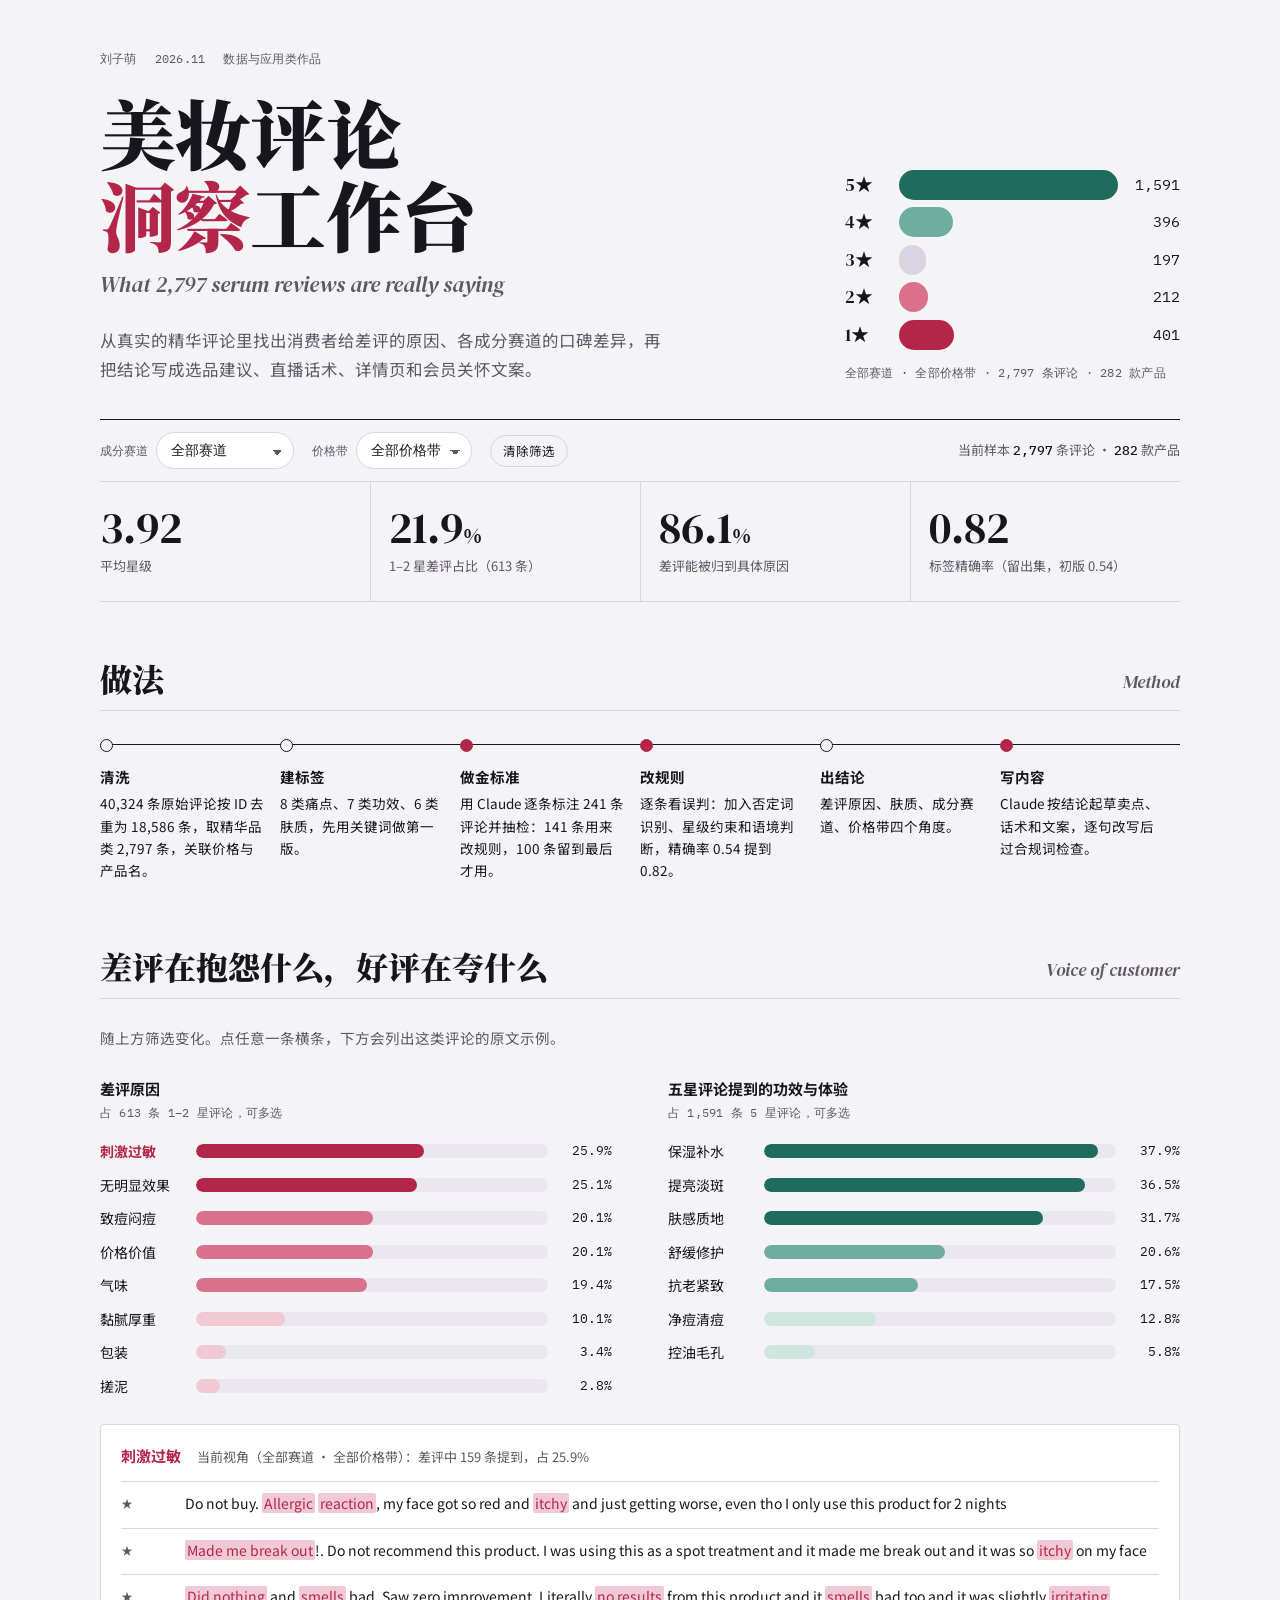
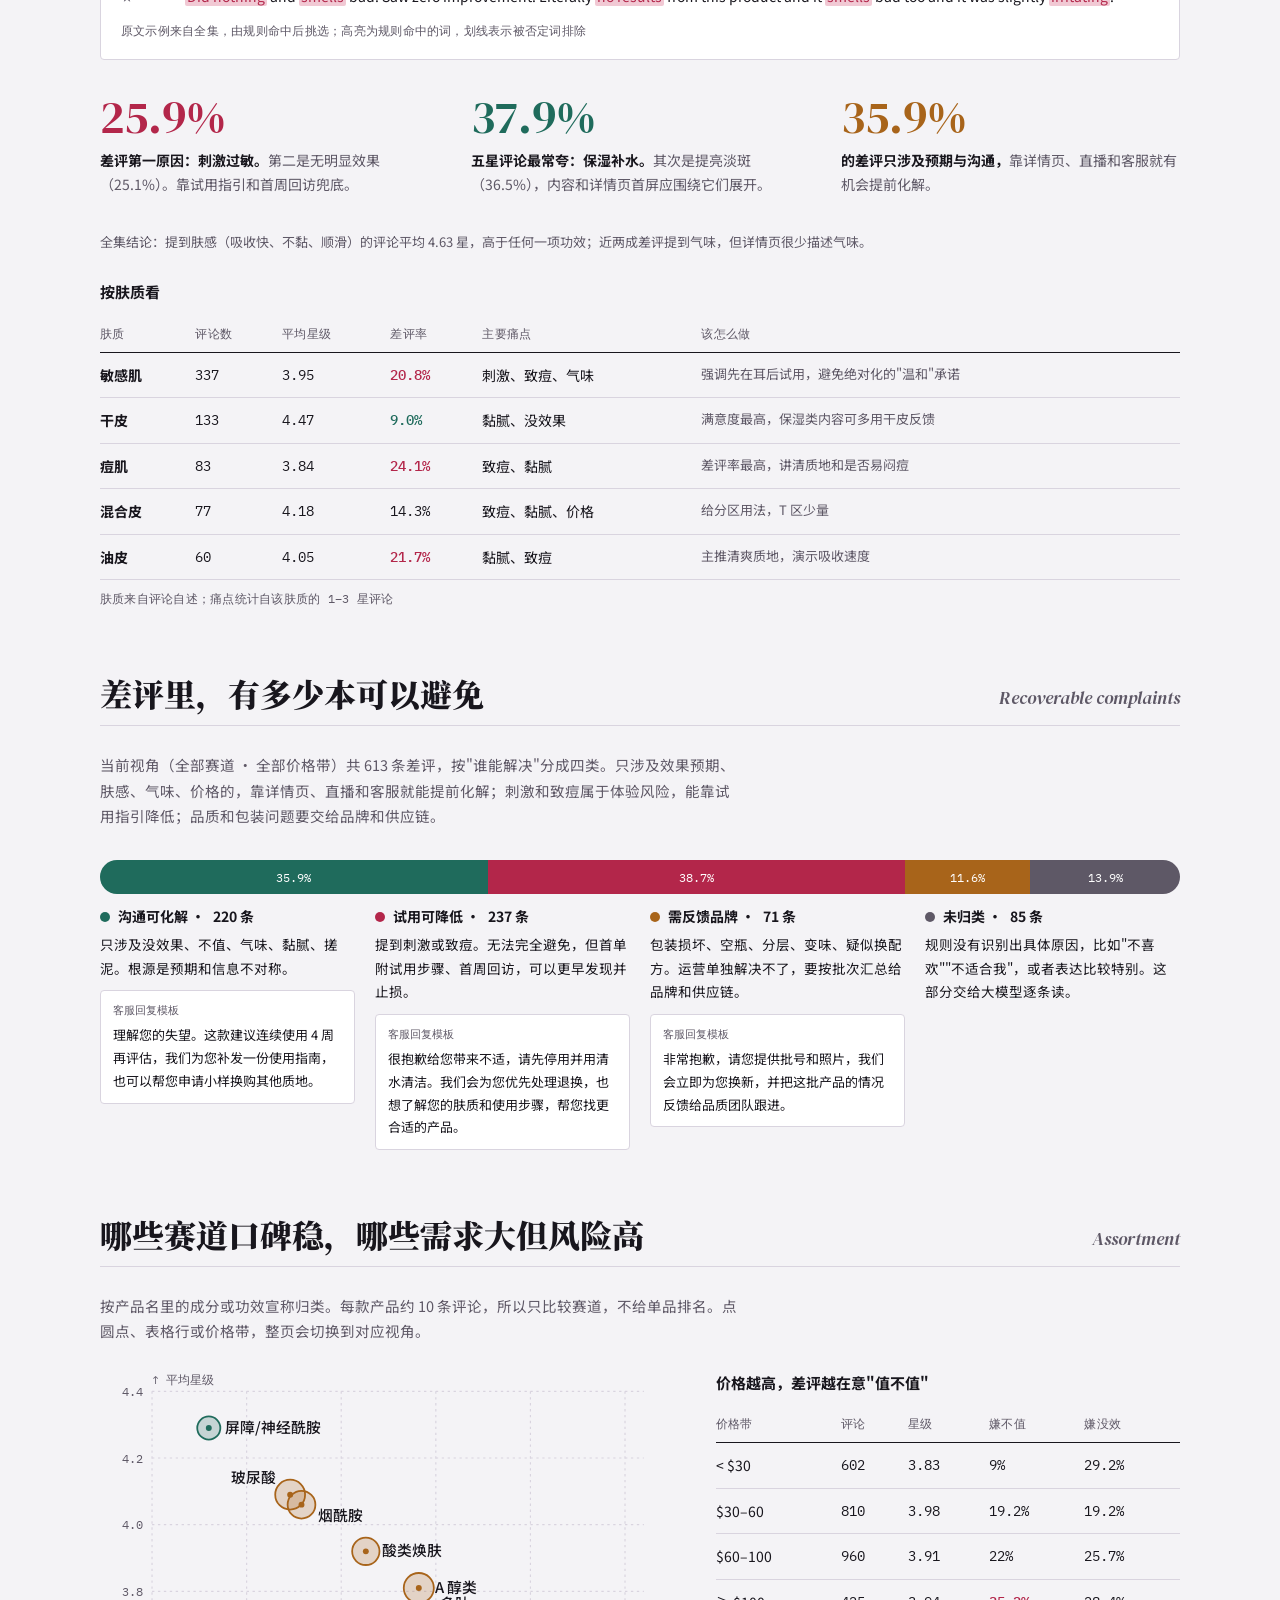
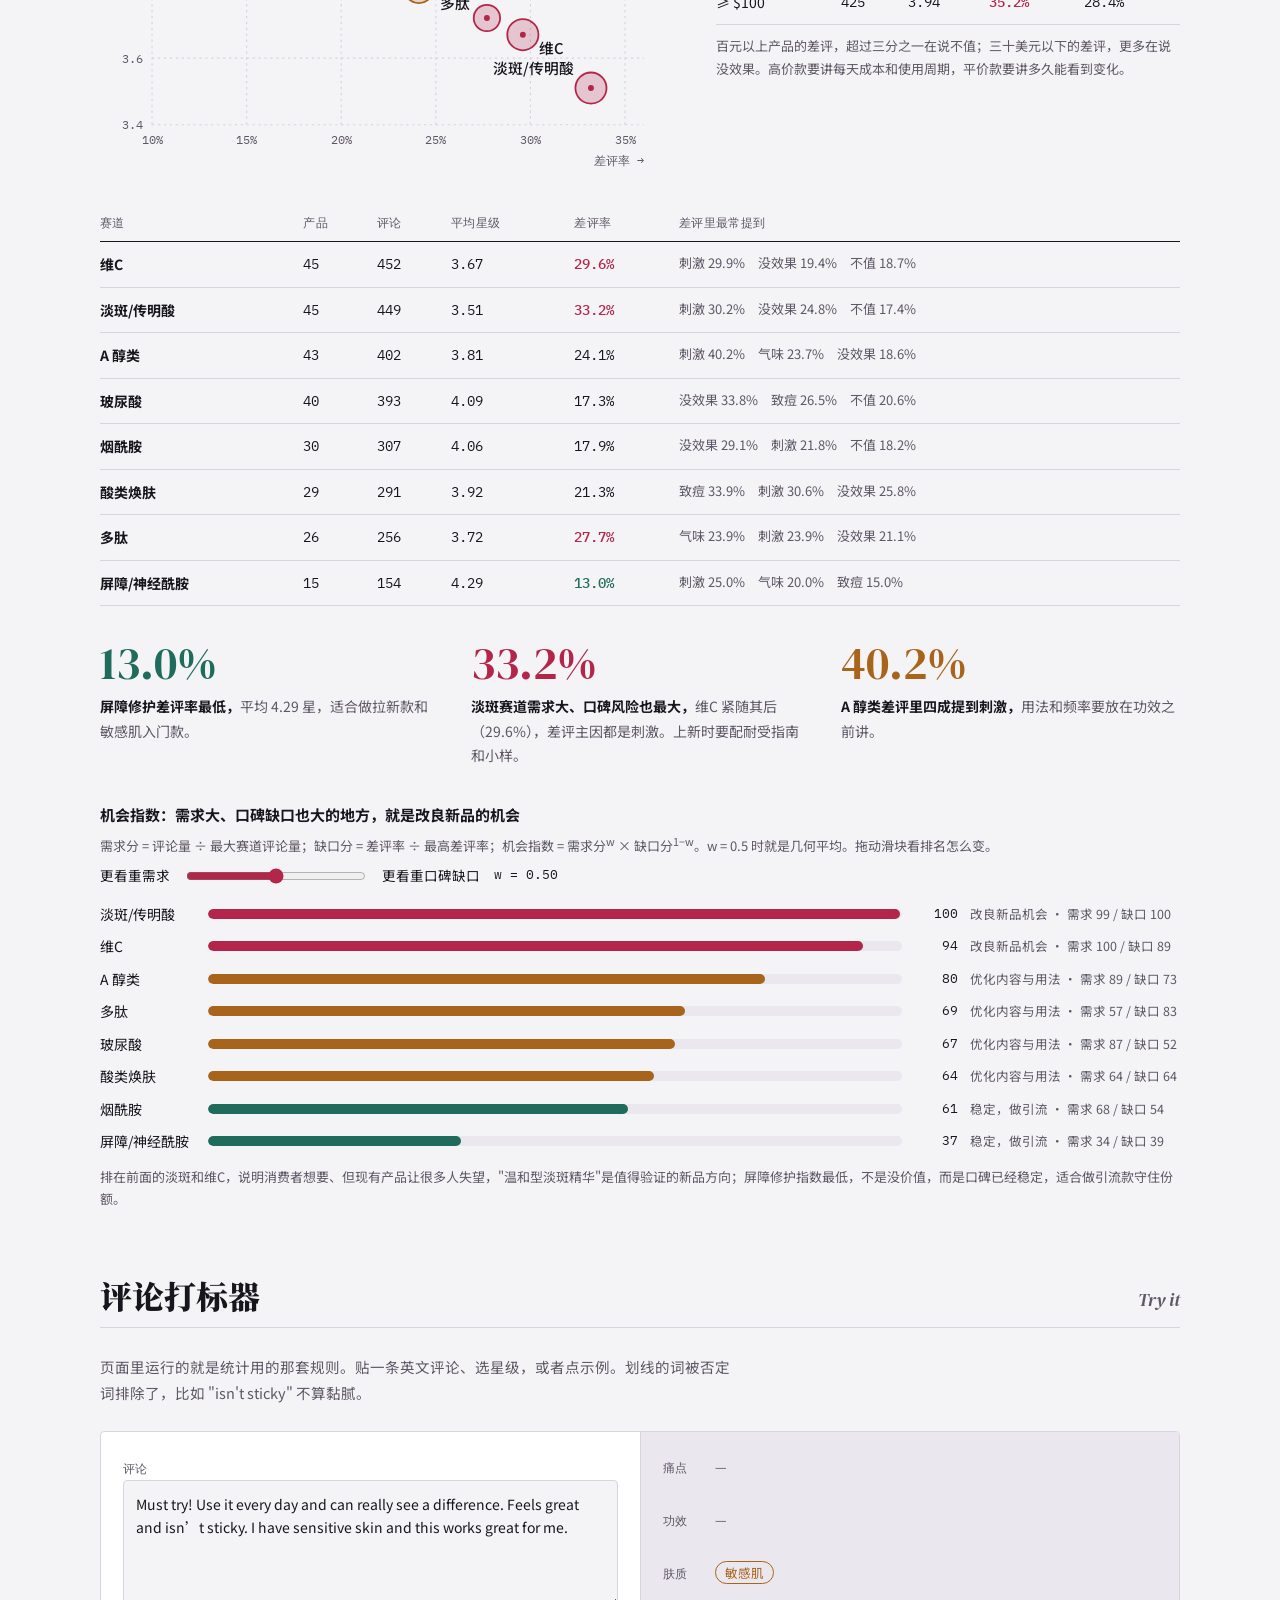
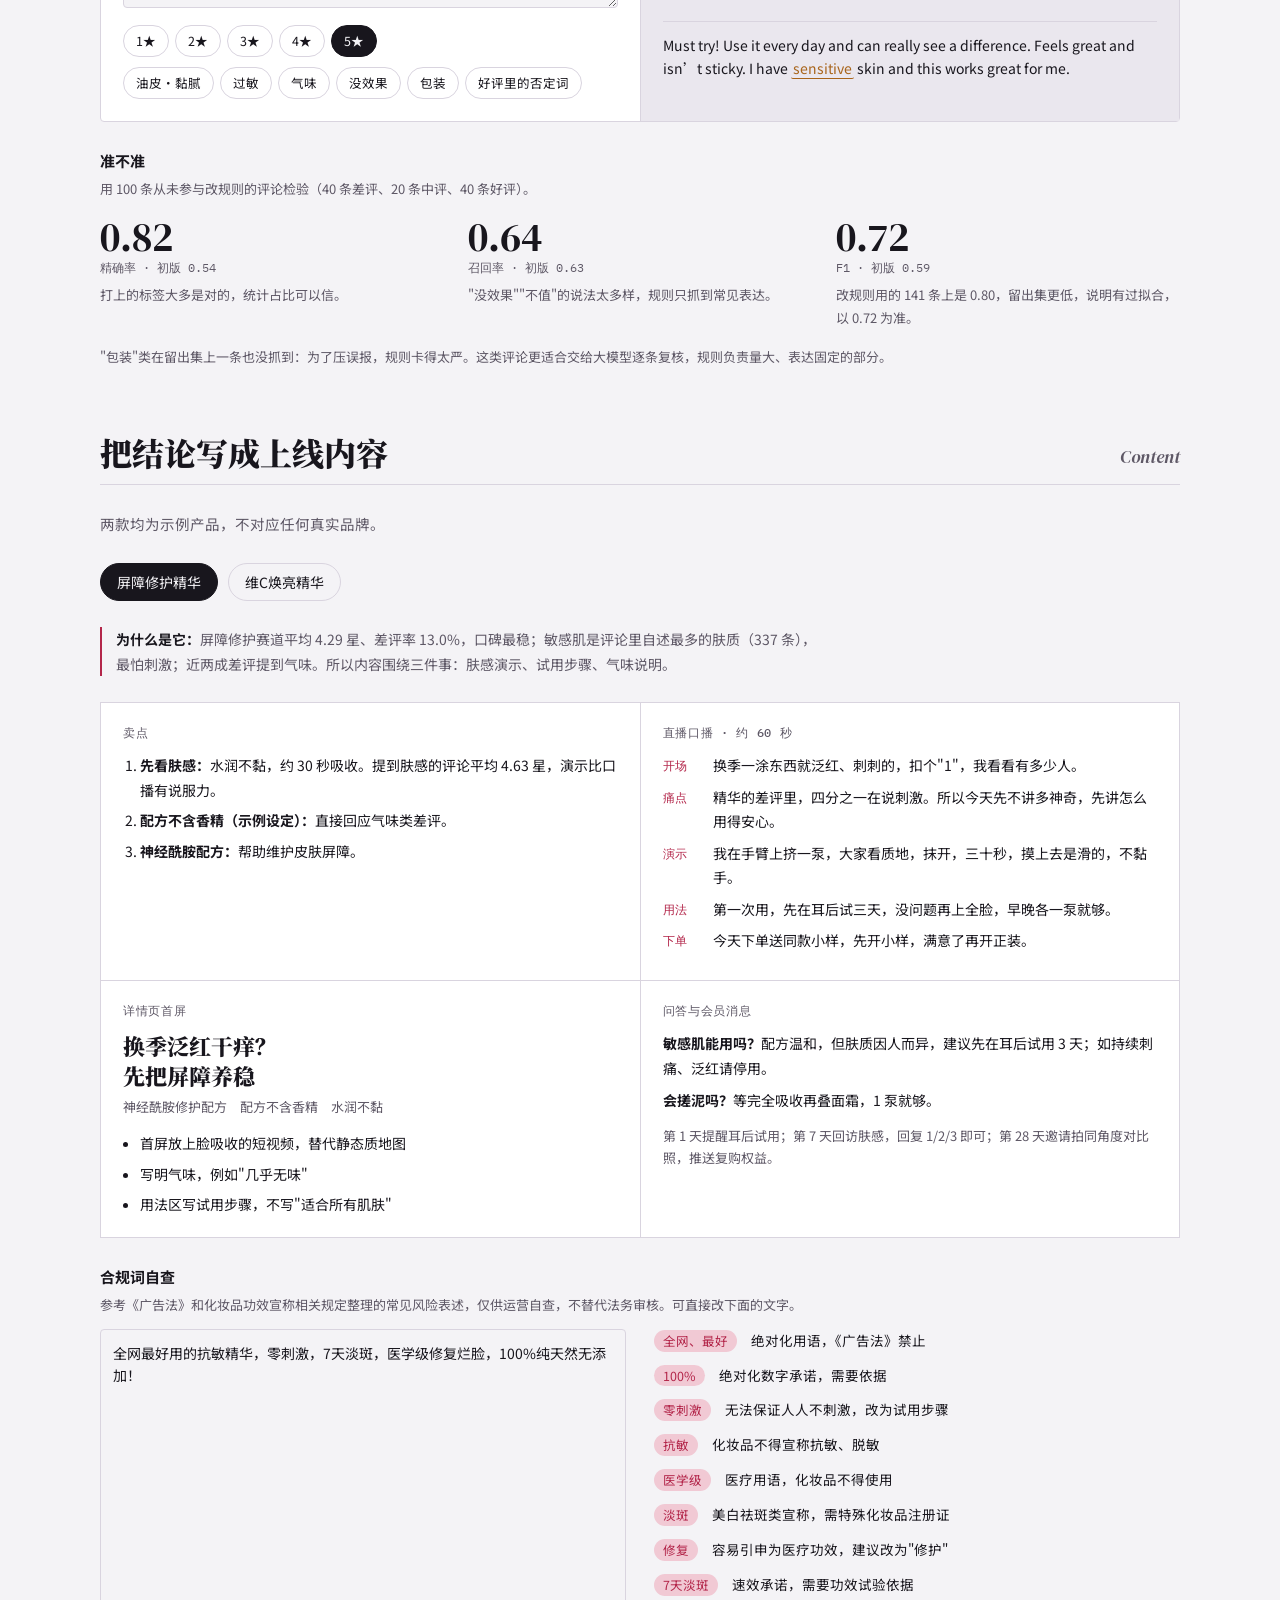
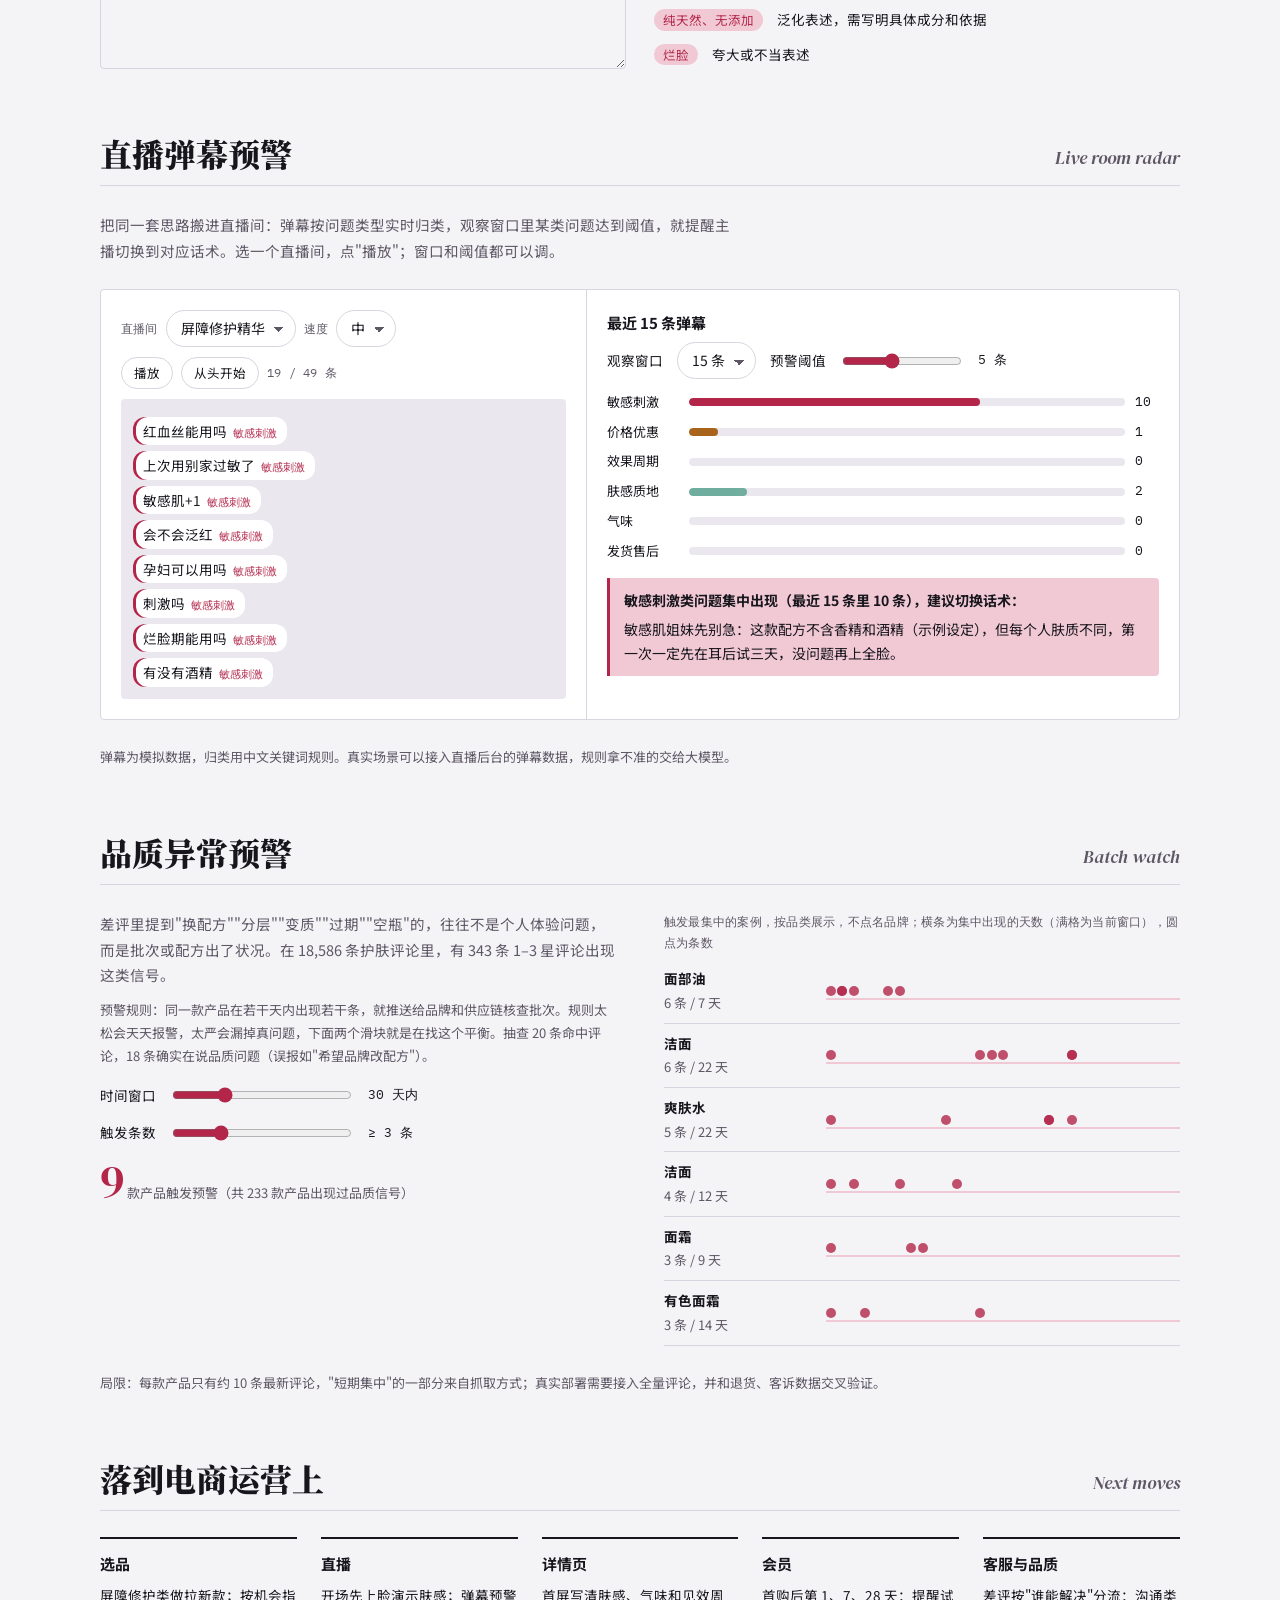
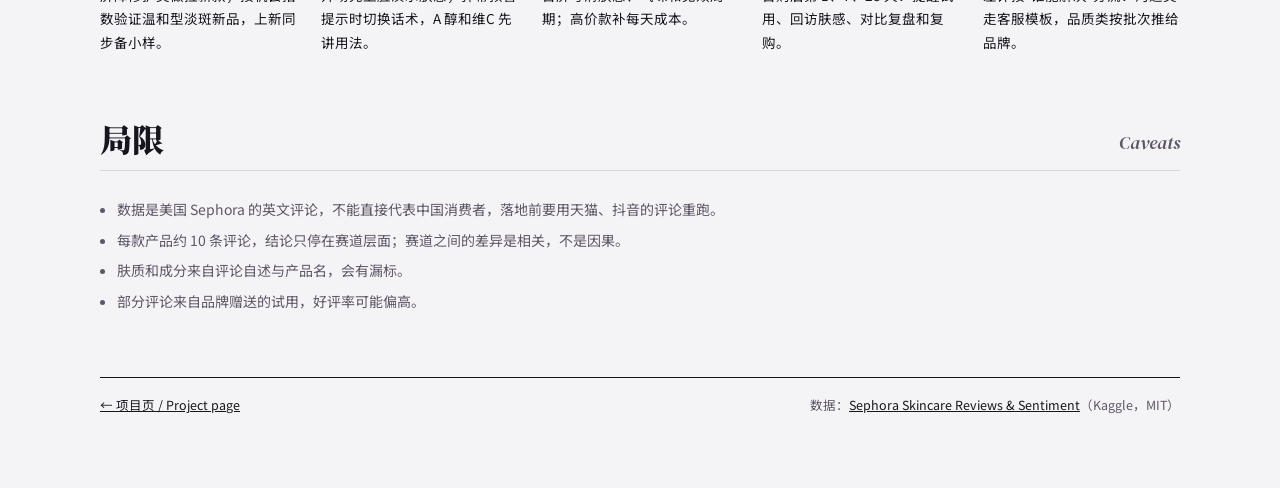
<file: dashboards/beauty-review-insights.html>
<!doctype html>
<html lang="zh-CN" data-theme="light">
<head>
<meta charset="utf-8">
<meta name="viewport" content="width=device-width,initial-scale=1,viewport-fit=cover">
<title>美妆评论洞察工作台 · 刘子萌</title>
<meta name="description" content="美妆评论洞察工作台：从 2,797 条精华评论中找出差评原因与成分赛道口碑，并转化为选品、直播与详情页内容。作者：刘子萌。">
<style>:root{color-scheme:light;box-sizing:border-box;padding-top:env(safe-area-inset-top,0px);padding-bottom:env(safe-area-inset-bottom,0px)}html{scroll-padding-top:env(safe-area-inset-top,0px)}body{margin:0;padding:0;font:14px -apple-system,BlinkMacSystemFont,sans-serif;background:#fff;color:#000}img{max-width:100%}[hidden]:not([hidden=until-found i]){display:none!important}</style>
<link rel="preconnect" href="https://fonts.googleapis.com">
<link rel="stylesheet" href="https://fonts.googleapis.com/css2?family=DM+Serif+Display:ital@0;1&family=IBM+Plex+Mono:wght@400;500&family=Noto+Sans+SC:wght@400;500;700&family=Noto+Serif+SC:wght@600;900&display=swap">
<style>
/* Layout: editorial beauty report — porcelain page, rouge (complaints) vs jade (praise) as the two "shades"; serif chapters, hairline rules, swatch-style bars */
:root{
  --bg:#F4F3F6; --paper:#FFFFFF; --sunk:#EAE7EE; --ink:#18161D; --soft:#5E5866; --rule:#D9D4DF;
  --rouge:#B3264A; --rouge-2:#D9718C; --rouge-3:#F1C9D4; --jade:#1F6B5C; --jade-2:#6FAE9F; --jade-3:#CFE6DF; --amber:#A8641A;
  --serif:'Noto Serif SC','Songti SC',serif; --num:'DM Serif Display','Noto Serif SC',serif; --sans:'Noto Sans SC','PingFang SC','Microsoft YaHei',system-ui,sans-serif; --mono:'IBM Plex Mono','SFMono-Regular',ui-monospace,monospace;
}
@media (prefers-color-scheme: dark){:root:not([data-theme="light"]){
  --bg:#141218; --paper:#1D1A22; --sunk:#26222C; --ink:#F2EEF4; --soft:#ABA3B3; --rule:#3A3441;
  --rouge:#EE7D9B; --rouge-2:#B8506D; --rouge-3:#4A2532; --jade:#7CC7B5; --jade-2:#3F8C7B; --jade-3:#1E3A34; --amber:#E2A55E; color-scheme:dark}}
:root[data-theme="dark"]{
  --bg:#141218; --paper:#1D1A22; --sunk:#26222C; --ink:#F2EEF4; --soft:#ABA3B3; --rule:#3A3441;
  --rouge:#EE7D9B; --rouge-2:#B8506D; --rouge-3:#4A2532; --jade:#7CC7B5; --jade-2:#3F8C7B; --jade-3:#1E3A34; --amber:#E2A55E; color-scheme:dark}
*{box-sizing:border-box}
body{background:var(--bg);color:var(--ink);font-family:var(--sans);font-size:15px;line-height:1.75}
.wrap{max-width:1120px;margin:0 auto;padding-block:48px 72px;padding-left:max(20px,env(safe-area-inset-left,0px));padding-right:max(20px,env(safe-area-inset-right,0px))}
h1,h2{font-family:var(--serif);text-wrap:balance;margin:0}
h3{font-size:15px;margin:0;font-weight:700}
p{margin:0}
.en{font-family:var(--num);font-style:italic;color:var(--soft);font-size:18px;font-weight:400}
.mono{font-family:var(--mono);font-size:12px;color:var(--soft);letter-spacing:.02em}
.n{font-family:var(--mono);font-variant-numeric:tabular-nums}

/* hero */
.hero{display:grid;grid-template-columns:minmax(0,1.35fr) minmax(0,.65fr);gap:48px;align-items:end;padding-bottom:36px;border-bottom:1px solid var(--ink)}
.by{display:flex;gap:18px;flex-wrap:wrap;margin-bottom:22px}
h1{font-size:clamp(38px,6.4vw,76px);font-weight:900;line-height:1.08;letter-spacing:-.01em}
h1 em{font-style:normal;color:var(--rouge)}
.hero .en{display:block;margin-top:10px;font-size:22px}
.hero p.lede{margin-top:22px;font-size:16.5px;color:var(--soft);max-width:34em}
.strip{display:grid;gap:6px}
.sw{display:grid;grid-template-columns:44px 1fr 52px;align-items:center;gap:10px}
.sw .chip{height:30px;border-radius:15px}
.sw .k{font-family:var(--num);font-size:18px}
.sw .v{text-align:right}
.strip .cap{margin-top:6px}

.figures{display:grid;grid-template-columns:repeat(4,minmax(0,1fr));border-bottom:1px solid var(--rule)}
.fig{padding:22px 18px 22px 0;min-width:0}
.fig+.fig{padding-left:18px;border-left:1px solid var(--rule)}
.fig b{display:block;font-family:var(--num);font-weight:400;font-size:44px;line-height:1.1}
.fig b small{font-size:22px}
.fig span{font-size:13px;color:var(--soft)}

/* chapters */
.ch{padding:56px 0 8px;display:grid;gap:26px}
.ch-head{display:grid;grid-template-columns:minmax(0,1fr) auto;align-items:end;gap:16px;border-bottom:1px solid var(--rule);padding-bottom:12px}
h2{font-size:clamp(24px,3vw,32px);font-weight:900;line-height:1.25}
.ch>*{min-width:0}
.ch-head>*{min-width:0}
.intro{color:var(--soft);max-width:44em;font-size:14.5px}

/* method timeline */
.line{display:grid;grid-template-columns:repeat(6,minmax(0,1fr));gap:0;position:relative}
.line::before{content:"";position:absolute;left:0;right:0;top:7px;height:1px;background:var(--ink)}
.stp{position:relative;padding:28px 16px 0 0;font-size:13.5px;line-height:1.65;min-width:0}
.stp::before{content:"";position:absolute;top:2px;left:0;width:11px;height:11px;border-radius:50%;background:var(--bg);border:1.5px solid var(--ink)}
.stp.key::before{background:var(--rouge);border-color:var(--rouge)}
.stp b{display:block;font-size:14.5px;margin-bottom:4px}

/* bars as swatches */
.duo{display:grid;grid-template-columns:repeat(2,minmax(0,1fr));gap:56px}
.duo>div{min-width:0}
.bars{display:grid;gap:9px;margin-top:16px}
.bar{display:grid;grid-template-columns:84px 1fr 52px;gap:12px;align-items:center;font-size:14px}
.bar .t{height:14px;border-radius:7px;background:var(--sunk);overflow:hidden}
.bar .f{height:100%;border-radius:7px}
.bar .v{text-align:right;font-family:var(--mono);font-size:13px}

/* pull quotes */
.pulls{display:grid;grid-template-columns:repeat(3,minmax(0,1fr));gap:32px;padding:8px 0}
.pull{min-width:0;font-size:14px;color:var(--soft)}
.pull b{display:block;font-family:var(--num);font-weight:400;font-size:46px;line-height:1;color:var(--ink);margin-bottom:8px}
.pull b.r{color:var(--rouge)} .pull b.j{color:var(--jade)} .pull b.a{color:var(--amber)}
.pull strong{color:var(--ink);font-weight:700}

/* tables */
.tbl{overflow-x:auto}
table{border-collapse:collapse;width:100%;font-size:14px;min-width:620px}
th{font-family:var(--mono);font-weight:500;font-size:11.5px;color:var(--soft);text-align:left;padding:8px 12px 8px 0;border-bottom:1px solid var(--ink);letter-spacing:.03em}
td{padding:10px 12px 10px 0;border-bottom:1px solid var(--rule);vertical-align:top}
td.n{white-space:nowrap}
.hi{color:var(--rouge);font-weight:500} .lo{color:var(--jade);font-weight:500}
.dot{display:inline-block;width:7px;height:7px;border-radius:50%;background:var(--rouge);margin-right:6px;vertical-align:middle}
.tl{color:var(--soft);font-size:13px}

.map{display:grid;grid-template-columns:minmax(0,1.1fr) minmax(0,.9fr);gap:48px;align-items:start}
.map>div{min-width:0}
svg text{fill:var(--soft);font-family:var(--mono);font-size:10.5px}
svg .lbl{fill:var(--ink);font-family:var(--sans);font-size:12.5px;font-weight:500}

/* bench */
.bench{background:var(--paper);border:1px solid var(--rule);border-radius:4px;display:grid;grid-template-columns:minmax(0,1fr) minmax(0,1fr)}
.bench>div{padding:22px;min-width:0}
.bench>div+div{border-left:1px solid var(--rule);background:var(--sunk)}
textarea{width:100%;min-height:128px;font:inherit;font-size:14px;line-height:1.6;color:var(--ink);background:var(--bg);border:1px solid var(--rule);border-radius:4px;padding:12px;resize:vertical}
textarea:focus,button:focus-visible{outline:2px solid var(--rouge);outline-offset:2px}
.btns{display:flex;flex-wrap:wrap;gap:6px;margin-top:10px}
button{font:inherit;font-size:12.5px;cursor:pointer;border:1px solid var(--rule);background:transparent;color:var(--ink);border-radius:999px;padding:4px 12px}
button:hover{border-color:var(--ink)}
button.on{background:var(--ink);border-color:var(--ink);color:var(--bg)}
.res{display:grid;gap:10px}
.res .r{display:grid;grid-template-columns:44px 1fr;gap:8px;align-items:baseline;font-size:14px}
.res .r>span:first-child{font-family:var(--mono);font-size:12px;color:var(--soft)}
.tg{display:inline-block;font-size:12.5px;padding:0 9px;border-radius:999px;margin:0 4px 4px 0}
.tg.p{background:var(--rouge-3);color:var(--rouge)} .tg.b{background:var(--jade-3);color:var(--jade)} .tg.s{border:1px solid var(--amber);color:var(--amber)}
.none{color:var(--soft);font-size:13px}
.prev{font-size:14px;line-height:1.7;word-break:break-word;border-top:1px solid var(--rule);padding-top:12px;margin-top:4px}
mark{background:var(--rouge-3);color:var(--rouge);border-radius:2px;padding:0 2px}
mark.b{background:var(--jade-3);color:var(--jade)} mark.s{background:transparent;color:var(--amber);border-bottom:1px solid var(--amber)} mark.x{background:transparent;color:var(--soft);text-decoration:line-through}
.score{display:grid;grid-template-columns:repeat(3,minmax(0,1fr));gap:24px}
.score>div{min-width:0}
.score .big{font-family:var(--num);font-size:40px;line-height:1}
.score .from{font-family:var(--mono);font-size:12px;color:var(--soft)}

/* content */
.prod{display:flex;gap:10px;flex-wrap:wrap}
.prod button{font-size:14px;padding:6px 16px}
.basis{font-size:14px;color:var(--soft);border-left:2px solid var(--rouge);padding-left:14px;max-width:52em}
.basis strong{color:var(--ink)}
.sheets{display:grid;grid-template-columns:repeat(2,minmax(0,1fr));gap:1px;background:var(--rule);border:1px solid var(--rule)}
.sheet{background:var(--paper);padding:20px 22px;min-width:0;font-size:14px}
.sheet h3{font-family:var(--mono);font-weight:500;font-size:11.5px;color:var(--soft);letter-spacing:.06em;margin-bottom:10px}
.sheet ol,.sheet ul{margin:0;padding-left:1.2em;display:grid;gap:6px}
.say{display:grid;grid-template-columns:40px 1fr;gap:10px;margin-bottom:7px}
.say i{font-style:normal;font-family:var(--mono);font-size:11.5px;color:var(--rouge);padding-top:3px}
.head-copy{font-family:var(--serif);font-weight:900;font-size:22px;line-height:1.35}
.sub-copy{color:var(--soft);font-size:13px;margin:6px 0 12px}
.check{display:grid;grid-template-columns:minmax(0,1fr) minmax(0,1fr);gap:28px;margin-top:4px}
.flags{display:grid;gap:8px;font-size:13.5px}
.flags div{display:grid;grid-template-columns:auto 1fr;gap:10px;align-items:baseline}
.ok{color:var(--jade)}

/* recoverability */
.stack{display:flex;height:34px;border-radius:17px;overflow:hidden;margin:6px 0 10px}
.stack span{display:grid;place-items:center;color:var(--paper);font-family:var(--mono);font-size:12px;white-space:nowrap;overflow:hidden}
.legend{display:grid;grid-template-columns:repeat(4,minmax(0,1fr));gap:20px;font-size:13.5px}
.legend>div{min-width:0}
.legend b{display:flex;align-items:center;gap:8px;font-size:14px;margin-bottom:4px}
.legend i{display:inline-block;width:10px;height:10px;border-radius:50%}
.reply{margin-top:10px;padding:10px 12px;background:var(--paper);border:1px solid var(--rule);border-radius:4px;font-size:13px;color:var(--ink)}
.reply small{display:block;font-family:var(--mono);font-size:11px;color:var(--soft);margin-bottom:4px}
/* opportunity */
.opp{display:grid;gap:8px}
.opp .o{display:grid;grid-template-columns:96px 1fr 44px 210px;gap:12px;align-items:center;font-size:14px}
.opp .o .t{height:10px;border-radius:5px;background:var(--sunk);overflow:hidden}
.opp .o .f{height:100%;border-radius:5px}
.opp .o .v{font-family:var(--mono);font-size:13px;text-align:right}
.opp .o .q{font-size:12.5px;color:var(--soft)}
/* live */
.live{display:grid;grid-template-columns:minmax(0,.9fr) minmax(0,1.1fr);border:1px solid var(--rule);border-radius:4px;background:var(--paper)}
.live>div{padding:20px;min-width:0}
.live>div+div{border-left:1px solid var(--rule)}
.feed{height:300px;overflow:hidden;display:flex;flex-direction:column;justify-content:flex-end;gap:6px;background:var(--sunk);border-radius:4px;padding:12px;margin-top:10px}
.dm{font-size:13.5px;line-height:1.5;padding:4px 10px;border-radius:12px;background:var(--paper);align-self:flex-start;max-width:100%}
.dm em{font-style:normal;font-family:var(--mono);font-size:11px;margin-left:6px}
.dm.c1{box-shadow:inset 3px 0 0 var(--rouge)} .dm.c2{box-shadow:inset 3px 0 0 var(--amber)} .dm.c3{box-shadow:inset 3px 0 0 var(--jade)} .dm.c4{box-shadow:inset 3px 0 0 var(--soft)}
.ctrl{display:flex;gap:8px;align-items:center;flex-wrap:wrap}
.meter{display:grid;gap:7px;margin:12px 0 16px}
.meter .m{display:grid;grid-template-columns:72px 1fr 24px;gap:10px;align-items:center;font-size:13px}
.meter .t{height:8px;border-radius:4px;background:var(--sunk);overflow:hidden}
.meter .f{height:100%;border-radius:4px;transition:width .3s}
.alert{border-left:3px solid var(--rouge);padding:10px 14px;background:var(--rouge-3);border-radius:0 4px 4px 0;font-size:14px;min-height:96px}
.alert.calm{border-color:var(--jade);background:var(--jade-3)}
.alert b{display:block;margin-bottom:4px}
/* quality */
.qa{display:grid;grid-template-columns:minmax(0,1fr) minmax(0,1fr);gap:48px}
.qa>div{min-width:0}
.tlrow{display:grid;grid-template-columns:150px 1fr;gap:12px;align-items:center;font-size:13.5px;padding:8px 0;border-bottom:1px solid var(--rule)}
.tlrow .pts{position:relative;height:18px}
.tlrow .pts i{position:absolute;top:4px;width:10px;height:10px;border-radius:50%;background:var(--rouge);opacity:.8}
.moves{display:grid;grid-template-columns:repeat(5,minmax(0,1fr));gap:24px}
.mv{border-top:2px solid var(--ink);padding-top:12px;font-size:13.5px;min-width:0}
.mv b{display:block;font-size:15px;margin-bottom:6px}
.limits{margin:0;padding-left:1.2em;display:grid;gap:6px;color:var(--soft);font-size:14px;max-width:52em}
footer{margin-top:56px;padding-top:16px;border-top:1px solid var(--ink);display:flex;flex-wrap:wrap;justify-content:space-between;gap:12px;font-size:12.5px;color:var(--soft)}
footer a{color:var(--ink)}

/* filter bar */
body::before{content:"";position:fixed;inset:0 0 auto;height:env(safe-area-inset-top,0px);z-index:10;background:var(--bg)}
.fbar{position:sticky;top:env(safe-area-inset-top,0px);z-index:6;background:var(--bg);border-bottom:1px solid var(--rule);padding:12px 0;display:flex;flex-wrap:wrap;align-items:center;gap:10px 18px}
.fbar label{font-family:var(--mono);font-size:11.5px;color:var(--soft);display:flex;align-items:center;gap:8px}
select{font:inherit;font-size:14px;color:var(--ink);background:var(--paper);border:1px solid var(--rule);border-radius:999px;padding:5px 30px 5px 14px;appearance:none;-webkit-appearance:none;background-image:linear-gradient(45deg,transparent 50%,var(--soft) 50%),linear-gradient(135deg,var(--soft) 50%,transparent 50%);background-position:calc(100% - 16px) 55%,calc(100% - 11px) 55%;background-size:5px 5px;background-repeat:no-repeat;cursor:pointer}
select:focus-visible,input[type=range]:focus-visible{outline:2px solid var(--rouge);outline-offset:2px}
.fsum{font-size:13px;color:var(--soft);margin-left:auto}
.fsum b{color:var(--ink);font-family:var(--mono);font-weight:500}
.warn{color:var(--amber)}
.clickable{cursor:pointer}
.bar.clickable:hover span:first-child,.bar.sel span:first-child{color:var(--rouge);font-weight:700}
.ben .bar.sel span:first-child,.ben .bar.clickable:hover span:first-child{color:var(--jade)}
tr.clickable:hover td,tr.sel td{background:var(--sunk)}
/* explorer */
.explorer{border:1px solid var(--rule);background:var(--paper);border-radius:4px;padding:18px 20px;display:grid;gap:12px}
.explorer .hd{display:flex;flex-wrap:wrap;gap:8px 16px;align-items:baseline}
.rv{display:grid;grid-template-columns:52px 1fr;gap:12px;font-size:14px;line-height:1.65;padding-top:10px;border-top:1px solid var(--rule)}
.rv .st{font-family:var(--mono);font-size:12px;color:var(--soft);padding-top:2px}
/* sliders */
.sl{display:flex;flex-wrap:wrap;align-items:center;gap:10px 14px;font-size:13.5px;margin:6px 0 14px}
.sl output{font-family:var(--mono);font-size:13px;min-width:3.5em}
input[type=range]{accent-color:var(--rouge);width:180px;max-width:100%}
.qlist{display:grid}
.qnum{font-family:var(--num);font-size:46px;line-height:1;color:var(--rouge)}
@media (max-width:900px){
  .fsum{margin-left:0;width:100%}
  .hero,.duo,.map,.bench,.check,.ch-head{grid-template-columns:1fr}
  .bench>div+div{border-left:0;border-top:1px solid var(--rule)}
  .figures{grid-template-columns:repeat(2,minmax(0,1fr))}
  .fig:nth-child(3){padding-left:0;border-left:0}
  .fig:nth-child(n+3){border-top:1px solid var(--rule)}
  .line{grid-template-columns:repeat(2,minmax(0,1fr));row-gap:20px}
  .line::before{display:none}
  .pulls,.score,.qa,.live{grid-template-columns:1fr}
  .live>div+div{border-left:0;border-top:1px solid var(--rule)}
  .legend{grid-template-columns:repeat(2,minmax(0,1fr))}
  .opp .o{grid-template-columns:84px 1fr 40px}
  .opp .o .q{grid-column:1/-1;margin-top:-4px}
  .sheets{grid-template-columns:1fr}
  .moves{grid-template-columns:repeat(2,minmax(0,1fr))}
}
@media (prefers-reduced-motion:no-preference){.f{transition:width .7s ease}}
</style>
</head>
<body>

<div class="wrap">
<header class="hero">
  <div>
    <div class="by"><span class="mono">刘子萌</span><span class="mono">2026.11</span><span class="mono">数据与应用类作品</span></div>
    <h1>美妆评论<br><em>洞察</em>工作台</h1>
    <span class="en">What 2,797 serum reviews are really saying</span>
    <p class="lede">从真实的精华评论里找出消费者给差评的原因、各成分赛道的口碑差异，再把结论写成选品建议、直播话术、详情页和会员关怀文案。</p>
  </div>
  <div class="strip" aria-label="星级分布">
    <div id="strip" style="display:grid;gap:6px"></div>
    <p class="mono cap" id="stripCap"></p>
  </div>
</header>

<div class="fbar" role="group" aria-label="筛选">
  <label for="fIng">成分赛道 <select id="fIng"></select></label>
  <label for="fPb">价格带 <select id="fPb"></select></label>
  <button type="button" id="fReset">清除筛选</button>
  <span class="fsum" id="fSum"></span>
</div>

<div class="figures">
  <div class="fig"><b id="kAvg"></b><span>平均星级</span></div>
  <div class="fig"><b id="kNeg"></b><span id="kNegL">1–2 星差评占比</span></div>
  <div class="fig"><b id="kAttr"></b><span>差评能被归到具体原因</span></div>
  <div class="fig"><b>0.82</b><span>标签精确率（留出集，初版 0.54）</span></div>
</div>

<section class="ch">
  <div class="ch-head"><h2>做法</h2><span class="en">Method</span></div>
  <div class="line">
    <div class="stp"><b>清洗</b>40,324 条原始评论按 ID 去重为 18,586 条，取精华品类 2,797 条，关联价格与产品名。</div>
    <div class="stp"><b>建标签</b>8 类痛点、7 类功效、6 类肤质，先用关键词做第一版。</div>
    <div class="stp key"><b>做金标准</b>用 Claude 逐条标注 241 条评论并抽检：141 条用来改规则，100 条留到最后才用。</div>
    <div class="stp key"><b>改规则</b>逐条看误判：加入否定词识别、星级约束和语境判断，精确率 0.54 提到 0.82。</div>
    <div class="stp"><b>出结论</b>差评原因、肤质、成分赛道、价格带四个角度。</div>
    <div class="stp key"><b>写内容</b>Claude 按结论起草卖点、话术和文案，逐句改写后过合规词检查。</div>
  </div>
</section>

<section class="ch">
  <div class="ch-head"><h2>差评在抱怨什么，好评在夸什么</h2><span class="en">Voice of customer</span></div>
  <p class="intro">随上方筛选变化。点任意一条横条，下方会列出这类评论的原文示例。</p>
  <div class="duo">
    <div><h3>差评原因</h3><p class="mono" id="painNote"></p><div class="bars pain" id="painBars"></div></div>
    <div class="ben"><h3>五星评论提到的功效与体验</h3><p class="mono" id="benNote"></p><div class="bars" id="benBars"></div></div>
  </div>
  <div class="explorer" id="explorer" aria-live="polite"></div>
  <div class="pulls" id="voicePulls"></div>
  <p class="tl">全集结论：提到肤感（吸收快、不黏、顺滑）的评论平均 4.63 星，高于任何一项功效；近两成差评提到气味，但详情页很少描述气味。</p>
  <div>
    <h3 style="margin-bottom:10px">按肤质看</h3>
    <div class="tbl"><table>
      <thead><tr><th>肤质</th><th>评论数</th><th>平均星级</th><th>差评率</th><th>主要痛点</th><th>该怎么做</th></tr></thead>
      <tbody id="skinRows"></tbody>
    </table></div>
    <p class="mono" style="margin-top:8px">肤质来自评论自述；痛点统计自该肤质的 1–3 星评论</p>
  </div>
</section>

<section class="ch">
  <div class="ch-head"><h2>差评里，有多少本可以避免</h2><span class="en">Recoverable complaints</span></div>
  <p class="intro" id="recIntro"></p>
  <div>
    <div class="stack" id="recStack" role="img" aria-label="差评可挽回度构成"></div>
    <div class="legend">
      <div><b><i style="background:var(--jade)"></i>沟通可化解 · <span id="rc0"></span></b>只涉及没效果、不值、气味、黏腻、搓泥。根源是预期和信息不对称。
        <div class="reply"><small>客服回复模板</small>理解您的失望。这款建议连续使用 4 周再评估，我们为您补发一份使用指南，也可以帮您申请小样换购其他质地。</div></div>
      <div><b><i style="background:var(--rouge)"></i>试用可降低 · <span id="rc1"></span></b>提到刺激或致痘。无法完全避免，但首单附试用步骤、首周回访，可以更早发现并止损。
        <div class="reply"><small>客服回复模板</small>很抱歉给您带来不适，请先停用并用清水清洁。我们会为您优先处理退换，也想了解您的肤质和使用步骤，帮您找更合适的产品。</div></div>
      <div><b><i style="background:var(--amber)"></i>需反馈品牌 · <span id="rc2"></span></b>包装损坏、空瓶、分层、变味、疑似换配方。运营单独解决不了，要按批次汇总给品牌和供应链。
        <div class="reply"><small>客服回复模板</small>非常抱歉，请您提供批号和照片，我们会立即为您换新，并把这批产品的情况反馈给品质团队跟进。</div></div>
      <div><b><i style="background:var(--soft)"></i>未归类 · <span id="rc3"></span></b>规则没有识别出具体原因，比如"不喜欢""不适合我"，或者表达比较特别。这部分交给大模型逐条读。</div>
    </div>
  </div>
</section>

<section class="ch">
  <div class="ch-head"><h2>哪些赛道口碑稳，哪些需求大但风险高</h2><span class="en">Assortment</span></div>
  <p class="intro">按产品名里的成分或功效宣称归类。每款产品约 10 条评论，所以只比较赛道，不给单品排名。点圆点、表格行或价格带，整页会切换到对应视角。</p>
  <div class="map">
    <div><svg id="scatter" viewBox="0 0 480 340" role="img" aria-label="各成分赛道的差评率与平均星级" style="width:100%;height:auto"></svg></div>
    <div>
      <h3>价格越高，差评越在意"值不值"</h3>
      <div class="tbl" style="margin-top:10px"><table style="min-width:0">
        <thead><tr><th>价格带</th><th>评论</th><th>星级</th><th>嫌不值</th><th>嫌没效</th></tr></thead>
        <tbody id="priceRows"></tbody></table></div>
      <p class="tl" style="margin-top:10px">百元以上产品的差评，超过三分之一在说不值；三十美元以下的差评，更多在说没效果。高价款要讲每天成本和使用周期，平价款要讲多久能看到变化。</p>
    </div>
  </div>
  <div class="tbl"><table>
    <thead><tr><th>赛道</th><th>产品</th><th>评论</th><th>平均星级</th><th>差评率</th><th>差评里最常提到</th></tr></thead>
    <tbody id="ingRows"></tbody></table></div>
  <div class="pulls">
    <div class="pull"><b class="j">13.0%</b><strong>屏障修护差评率最低，</strong>平均 4.29 星，适合做拉新款和敏感肌入门款。</div>
    <div class="pull"><b class="r">33.2%</b><strong>淡斑赛道需求大、口碑风险也最大，</strong>维C 紧随其后（29.6%），差评主因都是刺激。上新时要配耐受指南和小样。</div>
    <div class="pull"><b class="a">40.2%</b><strong>A 醇类差评里四成提到刺激，</strong>用法和频率要放在功效之前讲。</div>
  </div>
  <div>
    <h3>机会指数：需求大、口碑缺口也大的地方，就是改良新品的机会</h3>
    <p class="tl" style="margin:4px 0 6px">需求分 = 评论量 ÷ 最大赛道评论量；缺口分 = 差评率 ÷ 最高差评率；机会指数 = 需求分<sup>w</sup> × 缺口分<sup>1−w</sup>。w = 0.5 时就是几何平均。拖动滑块看排名怎么变。</p>
    <div class="sl"><label for="oppW">更看重需求</label><input type="range" id="oppW" min="0.2" max="0.8" step="0.05" value="0.5"><label for="oppW">更看重口碑缺口</label><output id="oppWv" for="oppW"></output></div>
    <div class="opp" id="oppRows"></div>
    <p class="tl" style="margin-top:12px">排在前面的淡斑和维C，说明消费者想要、但现有产品让很多人失望，"温和型淡斑精华"是值得验证的新品方向；屏障修护指数最低，不是没价值，而是口碑已经稳定，适合做引流款守住份额。</p>
  </div>
</section>

<section class="ch">
  <div class="ch-head"><h2>评论打标器</h2><span class="en">Try it</span></div>
  <p class="intro">页面里运行的就是统计用的那套规则。贴一条英文评论、选星级，或者点示例。划线的词被否定词排除了，比如 "isn't sticky" 不算黏腻。</p>
  <div class="bench">
    <div>
      <label for="revIn" class="mono">评论</label>
      <textarea id="revIn"></textarea>
      <div class="btns" id="stars" aria-label="星级"></div>
      <div class="btns" id="exBtns"></div>
    </div>
    <div class="res">
      <div class="r"><span>痛点</span><span id="oPain"></span></div>
      <div class="r"><span>功效</span><span id="oBen"></span></div>
      <div class="r"><span>肤质</span><span id="oSkin"></span></div>
      <div class="prev" id="oText"></div>
    </div>
  </div>
  <div>
    <h3>准不准</h3>
    <p class="tl" style="margin:4px 0 16px">用 100 条从未参与改规则的评论检验（40 条差评、20 条中评、40 条好评）。</p>
    <div class="score">
      <div><div class="big n">0.82</div><div class="from">精确率 · 初版 0.54</div><p class="tl" style="margin-top:6px">打上的标签大多是对的，统计占比可以信。</p></div>
      <div><div class="big n">0.64</div><div class="from">召回率 · 初版 0.63</div><p class="tl" style="margin-top:6px">"没效果""不值"的说法太多样，规则只抓到常见表达。</p></div>
      <div><div class="big n">0.72</div><div class="from">F1 · 初版 0.59</div><p class="tl" style="margin-top:6px">改规则用的 141 条上是 0.80，留出集更低，说明有过拟合，以 0.72 为准。</p></div>
    </div>
    <p class="tl" style="margin-top:16px">"包装"类在留出集上一条也没抓到：为了压误报，规则卡得太严。这类评论更适合交给大模型逐条复核，规则负责量大、表达固定的部分。</p>
  </div>
</section>

<section class="ch">
  <div class="ch-head"><h2>把结论写成上线内容</h2><span class="en">Content</span></div>
  <p class="intro">两款均为示例产品，不对应任何真实品牌。</p>
  <div class="prod" id="prodTabs"></div>
  <p class="basis" id="prodWhy"></p>
  <div class="sheets" id="prodCopy"></div>
  <div>
    <h3>合规词自查</h3>
    <p class="tl" style="margin:4px 0 12px">参考《广告法》和化妆品功效宣称相关规定整理的常见风险表述，仅供运营自查，不替代法务审核。可直接改下面的文字。</p>
    <div class="check">
      <textarea id="compIn" style="min-height:110px"></textarea>
      <div class="flags" id="compOut"></div>
    </div>
  </div>
</section>

<section class="ch">
  <div class="ch-head"><h2>直播弹幕预警</h2><span class="en">Live room radar</span></div>
  <p class="intro">把同一套思路搬进直播间：弹幕按问题类型实时归类，观察窗口里某类问题达到阈值，就提醒主播切换到对应话术。选一个直播间，点"播放"；窗口和阈值都可以调。</p>
  <div class="live">
    <div>
      <div class="ctrl" style="margin-bottom:10px"><label class="mono" for="liveScript">直播间</label><select id="liveScript"><option value="a">屏障修护精华</option><option value="b">维C焕亮精华</option></select><label class="mono" for="liveSpeed">速度</label><select id="liveSpeed"><option value="1000">慢</option><option value="650" selected>中</option><option value="300">快</option></select></div>
      <div class="ctrl"><button type="button" id="livePlay">播放</button><button type="button" id="liveReset">从头开始</button><span class="mono" id="liveCount"></span></div>
      <div class="feed" id="feed" aria-live="off"></div>
    </div>
    <div>
      <h3 id="winTitle">最近 15 条弹幕</h3>
      <div class="sl" style="margin-bottom:0"><label for="liveWin">观察窗口</label><select id="liveWin"><option value="10">10 条</option><option value="15" selected>15 条</option><option value="20">20 条</option></select><label for="liveTh">预警阈值</label><input type="range" id="liveTh" min="3" max="8" step="1" value="5" style="width:120px"><output id="liveThV" for="liveTh"></output></div>
      <div class="meter" id="meter"></div>
      <div class="alert calm" id="alertBox"></div>
    </div>
  </div>
  <p class="tl">弹幕为模拟数据，归类用中文关键词规则。真实场景可以接入直播后台的弹幕数据，规则拿不准的交给大模型。</p>
</section>

<section class="ch">
  <div class="ch-head"><h2>品质异常预警</h2><span class="en">Batch watch</span></div>
  <div class="qa">
    <div>
      <p class="intro">差评里提到"换配方""分层""变质""过期""空瓶"的，往往不是个人体验问题，而是批次或配方出了状况。在 18,586 条护肤评论里，有 343 条 1–3 星评论出现这类信号。</p>
      <p class="tl" style="margin-top:12px">预警规则：同一款产品在若干天内出现若干条，就推送给品牌和供应链核查批次。规则太松会天天报警，太严会漏掉真问题，下面两个滑块就是在找这个平衡。抽查 20 条命中评论，18 条确实在说品质问题（误报如"希望品牌改配方"）。</p>
      <div class="sl" style="margin-top:16px"><label for="qW">时间窗口</label><input type="range" id="qW" min="7" max="90" step="1" value="30"><output id="qWv" for="qW"></output></div>
      <div class="sl"><label for="qN">触发条数</label><input type="range" id="qN" min="2" max="6" step="1" value="3"><output id="qNv" for="qN"></output></div>
      <p style="margin-top:6px"><span class="qnum" id="qCount"></span> <span class="tl">款产品触发预警（共 233 款产品出现过品质信号）</span></p>
    </div>
    <div><p class="mono" style="margin-bottom:6px">触发最集中的案例，按品类展示，不点名品牌；横条为集中出现的天数（满格为当前窗口），圆点为条数</p><div class="qlist" id="qaRows"></div></div>
  </div>
  <p class="tl">局限：每款产品只有约 10 条最新评论，"短期集中"的一部分来自抓取方式；真实部署需要接入全量评论，并和退货、客诉数据交叉验证。</p>
</section>

<section class="ch">
  <div class="ch-head"><h2>落到电商运营上</h2><span class="en">Next moves</span></div>
  <div class="moves">
    <div class="mv"><b>选品</b>屏障修护类做拉新款；按机会指数验证温和型淡斑新品，上新同步备小样。</div>
    <div class="mv"><b>直播</b>开场先上脸演示肤感；弹幕预警提示时切换话术，A 醇和维C 先讲用法。</div>
    <div class="mv"><b>详情页</b>首屏写清肤感、气味和见效周期；高价款补每天成本。</div>
    <div class="mv"><b>会员</b>首购后第 1、7、28 天：提醒试用、回访肤感、对比复盘和复购。</div>
    <div class="mv"><b>客服与品质</b>差评按"谁能解决"分流：沟通类走客服模板，品质类按批次推给品牌。</div>
  </div>
</section>

<section class="ch">
  <div class="ch-head"><h2>局限</h2><span class="en">Caveats</span></div>
  <ul class="limits">
    <li>数据是美国 Sephora 的英文评论，不能直接代表中国消费者，落地前要用天猫、抖音的评论重跑。</li>
    <li>每款产品约 10 条评论，结论只停在赛道层面；赛道之间的差异是相关，不是因果。</li>
    <li>肤质和成分来自评论自述与产品名，会有漏标。</li>
    <li>部分评论来自品牌赠送的试用，好评率可能偏高。</li>
  </ul>
</section>

<footer>
  <span><a href="../project-detail.html?id=beauty-review-insights" target="_top">← 项目页 / Project page</a></span>
  <span>数据：<a href="https://www.kaggle.com/datasets/natashamessier/sephora-skincare-reviews-and-sentiment" target="_blank" rel="noopener">Sephora Skincare Reviews &amp; Sentiment</a>（Kaggle，MIT）</span>
</footer>
</div>

<script>
const IK=['维C','烟酰胺','A 醇类','玻尿酸','多肽','屏障/神经酰胺','酸类焕肤','淡斑/传明酸'];
const PBK=['< $30','$30–60','$60–100','≥ $100'];
const PK=['致痘闷痘','刺激过敏','搓泥','黏腻厚重','气味','无明显效果','价格价值','包装'];
const BK=['保湿补水','提亮淡斑','抗老紧致','控油毛孔','净痘清痘','舒缓修护','肤感质地'];
// CUBE[赛道 0=全部..8][价格带 0=全部..4] = [评论数, 产品数, 1★..5★, 差评痛点×8, 五星功效×7, 可挽回四类×4]
const CUBE=[[[2797,282,401,212,197,396,1591,123,159,17,62,119,154,123,21,603,580,278,92,203,328,505,220,237,71,85],[602,60,95,49,46,87,325,40,33,3,16,19,42,13,4,110,88,39,19,52,51,67,50,61,10,23],[810,81,104,63,53,113,477,26,47,3,16,37,32,32,9,203,167,64,25,67,92,134,59,62,20,26],[960,97,142,72,69,126,551,40,60,10,21,49,55,47,7,201,226,113,28,56,125,208,74,82,34,24],[425,44,60,28,29,70,238,17,19,1,9,14,25,31,1,89,99,62,20,28,60,96,37,32,7,12]],[[452,45,93,41,31,46,241,21,40,2,16,19,26,25,8,83,141,33,7,28,42,76,40,49,25,20],[60,6,12,4,9,6,29,4,4,0,3,1,1,1,2,5,11,2,1,2,4,4,6,5,2,3],[129,13,30,13,7,14,65,6,22,0,1,2,8,8,4,21,31,7,2,8,11,12,8,21,9,5],[196,19,29,13,10,19,125,7,10,2,6,11,12,8,1,49,86,21,4,13,26,55,15,16,8,3],[67,7,22,11,5,7,22,4,4,0,6,5,5,8,1,8,13,3,0,5,1,5,11,7,6,9]],[[307,30,32,23,20,53,179,9,12,3,7,2,16,10,1,73,89,23,22,20,41,59,20,18,9,8],[70,7,6,9,5,10,40,4,0,1,6,0,4,2,1,14,13,3,6,5,5,8,7,4,1,3],[81,8,5,3,2,17,54,1,3,0,0,1,1,0,0,25,28,7,9,6,10,16,2,4,0,2],[116,11,19,8,9,18,62,2,8,1,1,1,10,8,0,22,39,8,3,6,20,25,10,8,8,1],[40,4,2,3,4,8,23,2,1,1,0,0,1,0,0,12,9,5,4,3,6,10,1,2,0,2]],[[402,43,62,35,31,63,211,18,39,5,4,23,18,17,1,50,59,50,6,26,29,81,27,50,8,12],[60,6,16,4,4,13,23,3,10,0,0,6,3,2,1,3,5,6,0,3,1,4,6,12,1,1],[112,12,7,14,5,13,73,6,7,0,3,4,3,4,0,17,18,15,2,12,11,26,5,12,0,4],[190,21,33,17,18,29,93,9,17,5,1,13,12,9,0,26,27,26,4,8,15,44,15,21,7,7],[40,4,6,0,4,8,22,0,5,0,0,0,0,2,0,4,9,3,0,3,2,7,1,5,0,0]],[[393,40,37,31,30,55,240,18,12,3,7,7,23,14,4,140,68,45,8,22,40,92,23,26,8,11],[100,10,12,7,7,15,59,9,5,0,2,1,6,1,0,26,14,6,5,5,12,20,4,12,1,2],[95,9,6,7,9,13,60,3,2,1,3,3,4,7,1,48,15,7,0,4,14,18,6,4,1,2],[124,13,11,11,9,16,77,0,4,1,2,2,9,3,2,45,27,22,2,3,9,32,8,4,5,5],[74,8,8,6,5,11,44,6,1,1,0,1,4,3,1,21,12,10,1,10,5,22,5,6,1,2]],[[256,26,45,26,19,32,134,11,17,2,7,17,15,9,3,57,56,30,3,14,22,45,28,26,7,10],[51,5,13,6,6,5,21,6,1,0,1,0,6,2,0,12,8,4,1,1,4,4,8,7,1,3],[121,12,18,14,9,20,60,3,7,1,4,12,3,4,2,32,29,11,1,5,13,15,14,10,3,5],[60,6,14,5,3,2,36,2,9,1,2,5,5,3,1,7,12,11,1,4,4,16,5,9,3,2],[24,3,0,1,1,5,17,0,0,0,0,0,1,0,0,6,7,4,0,4,1,10,1,0,0,0]],[[154,15,12,8,9,20,105,3,5,0,1,4,3,3,2,74,37,15,1,8,50,38,8,8,3,1],[50,5,0,3,4,4,39,1,1,0,0,0,0,1,0,25,6,2,1,3,16,12,0,2,0,1],[60,6,7,2,3,10,38,1,1,0,1,4,1,2,1,30,16,5,0,4,19,11,6,2,1,0],[20,2,5,2,2,2,9,1,3,0,0,0,1,0,1,4,3,1,0,0,2,2,1,4,2,0],[24,2,0,1,0,4,19,0,0,0,0,0,1,0,0,15,12,7,0,1,13,13,1,0,0,0]],[[291,29,45,17,20,42,167,21,19,4,7,16,16,12,1,29,49,15,12,53,18,47,21,28,11,2],[70,7,11,7,3,9,40,8,4,0,4,3,8,3,0,6,6,0,2,19,2,8,6,9,2,1],[70,7,4,3,4,13,46,2,2,0,0,4,1,1,0,9,9,1,5,19,7,14,3,3,1,0],[141,14,30,7,11,17,76,11,13,4,3,9,7,8,1,13,29,13,4,15,8,22,12,16,8,1],[10,1,0,0,2,3,5,0,0,0,0,0,0,0,0,1,5,1,1,0,1,3,0,0,0,0]],[[449,45,106,43,32,52,216,23,45,6,18,25,37,26,3,49,138,23,7,39,30,58,52,57,19,21],[91,9,25,11,7,16,32,8,6,1,4,4,12,3,2,7,15,2,0,3,2,4,14,10,4,8],[112,11,25,13,7,11,56,4,22,0,1,4,4,8,1,11,35,2,0,12,7,13,7,22,6,3],[190,19,37,12,14,20,107,9,15,5,7,12,13,7,0,28,70,17,5,21,18,38,20,21,4,4],[56,6,19,7,4,5,21,2,2,0,6,5,8,8,0,3,18,2,2,3,3,3,11,4,5,6]]];
const SAMPLES={
'致痘闷痘':[[2,'Clogged pores. If you have acne prone skin this might not be for you. This broke me out so bad and clogged my pores'],[2,'Made me break out. I have very acne prone oily skin but it is also very dry at the same time. I bought this in hope to eliminate the oily part, but it has made me break out more'],[1,'I was so excited to use this product but unfortunately it broke me out sooooo bad!!!! Only used it twice and that was enough for me never again :(']],
'刺激过敏':[[1,'Do not buy. Allergic reaction, my face got so red and itchy and just getting worse, even tho I only use this product for 2 nights'],[1,'Made me break out!. Do not recommend this product. I was using this as a spot treatment and it made me break out and it was so itchy on my face'],[1,'Did nothing and smells bad. Saw zero improvement. Literally no results from this product and it smells bad too and it was slightly irritating.']],
'搓泥':[[3,'Feels nice initially but is the only product I’ve ever used that pills after a while? Really weird and kinda hate it'],[2,'Drying. Dried out my skin and left it red and irritated. It also pills if you use it with any other product.'],[1,'Not worth the price!. The product pills on my skin even though I exfoliate daily. Barely see any improvement. Not worth the price']],
'黏腻厚重':[[1,'Not for me!. After using the product my skin became very shiny and oily. I also noticed my pours looked bigger'],[1,'greasy. It’s suuuuuper greasy & smells bad. I do not like it'],[1,'Nope. Tacky and smells like cat waste. Too stinky and sticky for the price. Was uncomfortable for me.']],
'气味':[[3,'Bad Smell. It hasn’t been long enough to tell how this retinol is working but I’m struggling with the smell. It smells almost… stale. I would not purchase because of it'],[2,'Strong smell and not effective. Really wanted this to work, but saw no difference after many weeks of use on specific spots and really disliked the strong (peppery?) smell.'],[3,'Firmer skin. It has a funny smell !!! No visible results, but my skin feels firmer.']],
'无明显效果':[[1,'not for me. bought two bottles to give it a good try. no noticeable difference in my dark spots, pretty disappointed.'],[2,'Will not recommend. After using this product for two weeks I did not see any change.'],[3,'didn’t notice a difference. I honestly did not notice any difference after using a sample of this..also probably overpriced']],
'价格价值':[[1,'horrible product ziip gel is soo much better also way too pricey'],[2,'didn’t really do much for me. i will give it more time but i sort of expected more from such an expensive product.'],[1,'waste of money. Came basically empty. This is the second product from them which was severely lacking']],
'包装':[[3,'It\'s okay but the pump already broke.. I am going to return it.'],[2,'Defective pump. The pump literally doesn’t work so I can’t get the product to come out. Need to return or get replacement.']],
'保湿补水':[[5,'I liked this serum, this amount doesn\'t last long, but it is quite moisturizing and works great as one of the steps in my prep routine before makeup'],[5,'Must have!. This is so hydrating and calming on my super dry skin! I absolutely love it!']],
'提亮淡斑':[[5,'love. leaves my skin so glowy and noticeably stronger. gentle but effective as well.'],[5,'Great Features. I used this serum for a week and I could see the changes in my skin. My dark spots greatly lightened and my forehead wrinkles are incredibly diminished.']],
'抗老紧致':[[5,'I noticed my wrinkles by my eyes started to lighten and my skin has changed dramatically with this line.'],[5,'It works. This is my third bottle. It really works. Recomend easing into the routine. I do not use it every day because it\'s strong. Fine lines are noticeably reduced.']],
'控油毛孔':[[5,'Works!. This really works & shrinks pores. I’ve noticed a huge difference. I just purchased my second bottle.'],[5,'a good product that makes you look better and minimize pores.']],
'净痘清痘':[[5,'Finally!. After struggling with acne for years, this product and the acne kit from inkey list has been a life saver!'],[5,'Must have for acne. I\'m on my 4th tubes, I love this product! Really help me clear my acne & my acne scars are less apparent']],
'舒缓修护':[[5,'A life saver. Whenever I have irritation or redness this has saved me and now just discovered it calms down sunburns too! A must!'],[5,'soothing and pore minimizing I used it when I had redness and it repaired me almost overnight. Love it.']],
'肤感质地':[[5,'This nighttime retin oil has been a great addition to my routine. It goes on smooth, feels lightweight, and doesn’t irritate my skin like some others have.'],[5,'I enjoyed using this- it absorbs quickly and feels like it’s working without making my skin feel tight.']]};
const PAINTIP={'刺激过敏':'靠试用指引和首周回访兜底。','无明显效果':'在详情页和直播里讲清见效周期。','致痘闷痘':'讲清质地和适合的肤质。','价格价值':'讲每天成本和使用周期，用小样降低尝试门槛。','气味':'详情页补一句气味描述。','黏腻厚重':'直播演示吸收过程，给出用量建议。','搓泥':'讲清叠加顺序和等待时间。','包装':'汇总反馈给品牌改进包材。'};
let fA=0,fB=0,curTag='刺激过敏';
const fmt=n=>n.toLocaleString('en-US');
function cell(){const c=CUBE[fA][fB];return {n:c[0],prods:c[1],dist:c.slice(2,7),pain:c.slice(7,15),ben:c.slice(15,22),rg:c.slice(22,26)}}
function viewLabel(){const a=fA?IK[fA-1]:'全部赛道',b=fB?PBK[fB-1]:'全部价格带';return a+' · '+b}
function drawBars(id,keys,counts,total,cols){const arr=keys.map((k,i)=>[k,total?counts[i]/total*100:0]).sort((a,b)=>b[1]-a[1]);const max=Math.max(40,Math.ceil(arr[0][1]/10)*10);
 document.getElementById(id).innerHTML=arr.map(([k,v],i)=>`<div class="bar clickable${k===curTag?' sel':''}" data-tag="${k}" role="button" tabindex="0" aria-label="${k} ${v.toFixed(1)}%，查看示例评论"><span>${k}</span><div class="t"><div class="f" style="width:${(v/max*100).toFixed(1)}%;background:${cols[Math.min(i,cols.length-1)]}"></div></div><span class="v">${v.toFixed(1)}%</span></div>`).join('');return arr}
function hl(t,rt){const r=run(t,rt);const ms=r.marks.sort((a,b)=>a[0]-b[0]||b[1]-a[1]);let out='',i=0;ms.forEach(([s,l,c])=>{if(s<i)return;out+=esc(t.slice(i,s));out+=`<mark class="${c==='p'?'':c}">${esc(t.slice(s,s+l))}</mark>`;i=s+l});return out+esc(t.slice(i))}
function drawExplorer(c){const isPain=PK.includes(curTag);const idx=isPain?PK.indexOf(curTag):BK.indexOf(curTag);const neg=c.dist[0]+c.dist[1],five=c.dist[4];
 const v=isPain?(neg?c.pain[idx]/neg*100:0):(five?c.ben[idx]/five*100:0);const cnt=isPain?c.pain[idx]:c.ben[idx];
 document.getElementById('explorer').innerHTML=`<div class="hd"><h3 style="color:${isPain?'var(--rouge)':'var(--jade)'}">${curTag}</h3><span class="tl">当前视角（${viewLabel()}）：${isPain?'差评':'五星评论'}中 ${cnt} 条提到，占 ${v.toFixed(1)}%</span></div>`+(SAMPLES[curTag]||[]).map(([rt,t])=>`<div class="rv"><span class="st">${'★'.repeat(rt)}</span><span>${hl(t,rt)}</span></div>`).join('')+`<p class="mono">原文示例来自全集，由规则命中后挑选；高亮为规则命中的词，划线表示被否定词排除</p>`}
function update(){const c=cell();const neg=c.dist[0]+c.dist[1],five=c.dist[4];const avg=c.dist.reduce((s,d,i)=>s+d*(i+1),0)/c.n;
 const mx=Math.max(...c.dist);const SC=['var(--rouge)','var(--rouge-2)','var(--rule)','var(--jade-2)','var(--jade)'];
 document.getElementById('strip').innerHTML=[4,3,2,1,0].map(i=>`<div class="sw"><span class="k">${i+1}★</span><span class="chip" style="background:${SC[i]};width:${Math.max(4,c.dist[i]/mx*100).toFixed(1)}%;transition:width .4s"></span><span class="v n">${fmt(c.dist[i])}</span></div>`).join('');
 document.getElementById('stripCap').textContent=`${viewLabel()} · ${fmt(c.n)} 条评论 · ${c.prods} 款产品`;
 document.getElementById('fSum').innerHTML=`当前样本 <b>${fmt(c.n)}</b> 条评论 · <b>${c.prods}</b> 款产品`+(neg<30?' · <span class="warn">差评不足 30 条，比例波动大，仅供参考</span>':'');
 document.getElementById('kAvg').textContent=avg.toFixed(2);
 document.getElementById('kNeg').innerHTML=(neg/c.n*100).toFixed(1)+'<small>%</small>';
 document.getElementById('kNegL').textContent=`1–2 星差评占比（${fmt(neg)} 条）`;
 document.getElementById('kAttr').innerHTML=(neg?(1-c.rg[3]/neg)*100:0).toFixed(1)+'<small>%</small>';
 document.getElementById('painNote').textContent=`占 ${fmt(neg)} 条 1–2 星评论，可多选`;
 document.getElementById('benNote').textContent=`占 ${fmt(five)} 条 5 星评论，可多选`;
 const pa=drawBars('painBars',PK,c.pain,neg,['var(--rouge)','var(--rouge)','var(--rouge-2)','var(--rouge-2)','var(--rouge-2)','var(--rouge-3)']);
 const ba=drawBars('benBars',BK,c.ben,five,['var(--jade)','var(--jade)','var(--jade)','var(--jade-2)','var(--jade-2)','var(--jade-3)']);
 const rec=neg?c.rg[0]/neg*100:0;
 document.getElementById('voicePulls').innerHTML=`<div class="pull"><b class="r">${pa[0][1].toFixed(1)}%</b><strong>差评第一原因：${pa[0][0]}。</strong>第二是${pa[1][0]}（${pa[1][1].toFixed(1)}%）。${PAINTIP[pa[0][0]]}</div><div class="pull"><b class="j">${ba[0][1].toFixed(1)}%</b><strong>五星评论最常夸：${ba[0][0]}。</strong>其次是${ba[1][0]}（${ba[1][1].toFixed(1)}%），内容和详情页首屏应围绕它们展开。</div><div class="pull"><b class="a">${rec.toFixed(1)}%</b><strong>的差评只涉及预期与沟通，</strong>靠详情页、直播和客服就有机会提前化解。</div>`;
 document.getElementById('recIntro').textContent=`当前视角（${viewLabel()}）共 ${fmt(neg)} 条差评，按"谁能解决"分成四类。只涉及效果预期、肤感、气味、价格的，靠详情页、直播和客服就能提前化解；刺激和致痘属于体验风险，能靠试用指引降低；品质和包装问题要交给品牌和供应链。`;
 const RC=['var(--jade)','var(--rouge)','var(--amber)','var(--soft)'];
 document.getElementById('recStack').innerHTML=c.rg.map((v,i)=>{const p=neg?v/neg*100:0;return `<span style="width:${p}%;background:${RC[i]}">${p>=7?p.toFixed(1)+'%':''}</span>`}).join('');
 c.rg.forEach((v,i)=>document.getElementById('rc'+i).textContent=v+' 条');
 drawExplorer(c);
 document.querySelectorAll('#ingRows tr').forEach(tr=>tr.classList.toggle('sel',+tr.dataset.a===fA));
 document.querySelectorAll('#priceRows tr').forEach(tr=>tr.classList.toggle('sel',+tr.dataset.b===fB));
 drawScatter();
 document.getElementById('fIng').value=fA;document.getElementById('fPb').value=fB;}
const SKIN=[['敏感肌',337,3.95,20.8,'刺激、致痘、气味','强调先在耳后试用，避免绝对化的"温和"承诺'],['干皮',133,4.47,9.0,'黏腻、没效果','满意度最高，保湿类内容可多用干皮反馈'],['痘肌',83,3.84,24.1,'致痘、黏腻','差评率最高，讲清质地和是否易闷痘'],['混合皮',77,4.18,14.3,'致痘、黏腻、价格','给分区用法，T 区少量'],['油皮',60,4.05,21.7,'黏腻、致痘','主推清爽质地，演示吸收速度']];
document.getElementById('skinRows').innerHTML=SKIN.map(([k,n,a,r,t,m])=>`<tr><td><b>${k}</b></td><td class="n">${n}</td><td class="n">${a.toFixed(2)}</td><td class="n ${r>=20?'hi':r<=10?'lo':''}">${r.toFixed(1)}%</td><td>${t}</td><td class="tl">${m}</td></tr>`).join('');
const ING=[['维C',45,452,3.67,29.6,'刺激 29.9%　没效果 19.4%　不值 18.7%'],['淡斑/传明酸',45,449,3.51,33.2,'刺激 30.2%　没效果 24.8%　不值 17.4%'],['A 醇类',43,402,3.81,24.1,'刺激 40.2%　气味 23.7%　没效果 18.6%'],['玻尿酸',40,393,4.09,17.3,'没效果 33.8%　致痘 26.5%　不值 20.6%'],['烟酰胺',30,307,4.06,17.9,'没效果 29.1%　刺激 21.8%　不值 18.2%'],['酸类焕肤',29,291,3.92,21.3,'致痘 33.9%　刺激 30.6%　没效果 25.8%'],['多肽',26,256,3.72,27.7,'气味 23.9%　刺激 23.9%　没效果 21.1%'],['屏障/神经酰胺',15,154,4.29,13.0,'刺激 25.0%　气味 20.0%　致痘 15.0%']];
const aOf=k=>IK.indexOf(k)+1;
document.getElementById('ingRows').innerHTML=ING.map(([k,p,n,a,r,t])=>`<tr class="clickable" data-a="${aOf(k)}" tabindex="0"><td><b>${k}</b></td><td class="n">${p}</td><td class="n">${n}</td><td class="n">${a.toFixed(2)}</td><td class="n ${r>=25?'hi':r<=15?'lo':''}">${r.toFixed(1)}%</td><td class="tl">${t}</td></tr>`).join('');
const PB=[['< $30',602,3.83,9.0,29.2],['$30–60',810,3.98,19.2,19.2],['$60–100',960,3.91,22.0,25.7],['≥ $100',425,3.94,35.2,28.4]];
document.getElementById('priceRows').innerHTML=PB.map(([k,n,a,v,e],i)=>`<tr class="clickable" data-b="${i+1}" tabindex="0"><td>${k}</td><td class="n">${n}</td><td class="n">${a.toFixed(2)}</td><td class="n ${v>=30?'hi':''}">${v}%</td><td class="n">${e}%</td></tr>`).join('');
function drawScatter(){const s=document.getElementById('scatter');const W=480,H=340,L=44,R=20,T=18,B=40;const x=v=>L+(v-10)/(36-10)*(W-L-R),y=v=>T+(4.4-v)/(4.4-3.4)*(H-T-B);
let g='';[10,15,20,25,30,35].forEach(v=>{g+=`<line x1="${x(v)}" x2="${x(v)}" y1="${T}" y2="${H-B}" stroke="var(--rule)" stroke-dasharray="2 3"/><text x="${x(v)}" y="${H-B+16}" text-anchor="middle">${v}%</text>`});
[3.4,3.6,3.8,4.0,4.2,4.4].forEach(v=>{g+=`<line x1="${L}" x2="${W-R}" y1="${y(v)}" y2="${y(v)}" stroke="var(--rule)" stroke-dasharray="2 3"/><text x="${L-8}" y="${y(v)+4}" text-anchor="end">${v.toFixed(1)}</text>`});
g+=`<text x="${W-R}" y="${H-6}" text-anchor="end">差评率 →</text><text x="${L}" y="${T-6}" text-anchor="start">↑ 平均星级</text>`;
const off={'维C':[14,16,'start'],'淡斑/传明酸':[-14,-12,'end'],'A 醇类':[14,4,'start'],'玻尿酸':[-12,-10,'end'],'烟酰胺':[14,14,'start'],'酸类焕肤':[14,4,'start'],'多肽':[-14,-8,'end'],'屏障/神经酰胺':[14,4,'start']};
ING.forEach(([k,p,n,a,r])=>{const cx=x(r),cy=y(a),rad=5+Math.sqrt(n)/2.6;const col=r>=25?'var(--rouge)':r<=15?'var(--jade)':'var(--amber)';const o=off[k];const sel=fA===aOf(k),dim=fA&&!sel;
 g+=`<g class="clickable" data-a="${aOf(k)}" opacity="${dim?.35:1}"><title>${k}：${n} 条评论，平均 ${a.toFixed(2)} 星，差评率 ${r}%（点击筛选）</title><circle cx="${cx}" cy="${cy}" r="${rad}" fill="${col}" fill-opacity="${sel?.45:.22}" stroke="${col}" stroke-width="${sel?3:1.5}"/><circle cx="${cx}" cy="${cy}" r="2.5" fill="${col}"/><text class="lbl" x="${cx+o[0]}" y="${cy+o[1]}" text-anchor="${o[2]}"${sel?' font-weight="700"':''}>${k}</text></g>`});
s.innerHTML=g}

const NEG=/\b(not|no|never|without|zero|isn'?t|doesn'?t|didn'?t|won'?t|wasn'?t|hasn'?t|haven'?t|nor|free of|instead of)\b[^.!?]{0,22}$/i;
const P2={
'致痘闷痘':{re:/broke (me|my skin|my face)? ?out|break(s|ing)? (me|my skin) out|made me break ?out|breakouts?|broke out|pimples?|clogged|cystic|red bumps|bumps|acne/ig,excl:/(clear|calm|treat|prevent|heal|help|fade|reduc|scar|spots? from|fight)[^.!?]{0,25}$/i,low:true},
'刺激过敏':{re:/burn(s|ed|ing)?|sting(s|ing)?|irritat\w*|itch\w*|rash\w*|reaction|allerg\w*|tingl\w*|swollen|hives/ig},
'搓泥':{re:/\bpill(s|ed|ing)?\b|piling|ball(s|ed)? up/ig},
'黏腻厚重':{re:/sticky|tacky|greasy|oily|heavy|residue|sits? on top|doesn'?t absorb|goopy|too shiny|stays tacky/ig,low:true},
'气味':{re:/smell\w*|scent\w*|fragrance\w*|odou?r|stink\w*/ig,low:true},
'无明显效果':{re:/no (visible |noticeable |real )?(difference|results?|benefit|change)|saw no|(not|didn'?t|did not) (notice|see|do|help|work|change|make)\w*|(not|didn'?t) (necessarily )?(notice|see) (a |any )?(huge |big |notable |much )?(difference|change|results?)|doesn'?t (do|work|help|noticab)\w*|not (seeing|noticing|working)|nothing (changed|happened|miraculous)|did nothing|does nothing|ineffective|underwhelm|no wow|can'?t (see|say|confirm)|any difference|waste|not worth|without results|just ok/ig,low:true,noNeg:true},
'价格价值':{re:/expensive|pric(e|ey|y)|overpriced|money|worth|cost|tiny|miniature|small (size|bottle|amount)|for the price/ig,low:true},
'包装':{re:/packag\w*|bottle|pump|dropper|\blid\b|\bcap\b|container|dispenser|leak\w*|falling apart|\btube\b|\bjar\b/ig,low:true,ctx:/broke|broken|leak|mess|hard to|difficult|terrible|worst|falling|fix|defective|doesn'?t work|didn'?t work|annoy|cheap|flimsy|rolling|explod|wouldn'?t come out|no .{0,20}come out|infuriat|pain to|clog/i}};
const BENR={'保湿补水':/hydrat\w*|moistur\w*|plump\w*|dewy|quench\w*/ig,'提亮淡斑':/bright\w*|dark spots?|hyperpig\w*|glow\w*|radian\w*|skin tone|discolor\w*|dull\w*/ig,'抗老紧致':/wrinkles?|fine lines?|firm\w*|aging|ageing|sagg\w*|elastic\w*|\blift\w*/ig,'控油毛孔':/pores?|oil control|less oily|shine|sebum|mattif\w*/ig,'净痘清痘':/acne|blemish\w*|clear(er)? skin|clear(s|ed)? up/ig,'舒缓修护':/sooth\w*|calm\w*|redness|barrier|repair\w*|heal\w*/ig,'肤感质地':/absorb\w*|lightweight|light weight|not sticky|non.?greasy|silky|smooth\w*/ig};
const SKR={'干皮':/dry skin|skin is (very |super |extremely )?dry|dehydrated skin/ig,'油皮':/oily skin|skin is (very |super )?oily|oily t.?zone/ig,'混合皮':/combination|combo skin/ig,'敏感肌':/sensitive/ig,'痘肌':/acne.?prone|breakout.?prone/ig,'熟龄肌':/mature skin|in my (40|50|60)s/ig};
function run(text,rating){const marks=[];const pain=[];
 for(const k in P2){const d=P2[k];d.re.lastIndex=0;let m,hit=false;while((m=d.re.exec(text))){const pre=text.slice(Math.max(0,m.index-40),m.index);let ok=true;
  if(!d.noNeg&&NEG.test(pre)){ok=false;marks.push([m.index,m[0].length,'x'])}
  else if(d.excl&&d.excl.test(pre))ok=false;
  else if(k==='刺激过敏'&&rating>=4&&!/tingl/i.test(m[0]))ok=false;
  else if(d.low&&rating>=4&&!(k==='价格价值'&&/(docked|too pric|pricey)/i.test(text)))ok=false;
  if(ok&&d.ctx){const st=text.lastIndexOf('.',m.index)+1,en=text.slice(m.index).search(/[.!?]/);const sent=text.slice(st,en<0?text.length:m.index+en);if(!d.ctx.test(sent))ok=false}
  if(ok){hit=true;marks.push([m.index,m[0].length,'p'])}}
  if(hit)pain.push(k)}
 const ben=[];for(const k in BENR){const re=BENR[k];re.lastIndex=0;let m,hit=false;while((m=re.exec(text))){const pre=text.slice(Math.max(0,m.index-40),m.index);if(NEG.test(pre))continue;hit=true;marks.push([m.index,m[0].length,'b'])}if(hit)ben.push(k)}
 const sk=[];for(const k in SKR){const re=SKR[k];re.lastIndex=0;let m,hit=false;while((m=re.exec(text))){hit=true;marks.push([m.index,m[0].length,'s'])}if(hit)sk.push(k)}
 return {pain,ben,sk,marks}}
function esc(s){return s.replace(/[&<>"]/g,c=>({'&':'&amp;','<':'&lt;','>':'&gt;','"':'&quot;'}[c]))}
let curStar=5;
function render(){const t=document.getElementById('revIn').value;const r=run(t,curStar);
 const tags=(a,c)=>a.length?a.map(x=>`<span class="tg ${c}">${x}</span>`).join(''):'<span class="none">—</span>';
 document.getElementById('oPain').innerHTML=tags(r.pain,'p');document.getElementById('oBen').innerHTML=tags(r.ben,'b');document.getElementById('oSkin').innerHTML=tags(r.sk,'s');
 const ms=r.marks.sort((a,b)=>a[0]-b[0]||b[1]-a[1]);let out='',i=0;ms.forEach(([s,l,c])=>{if(s<i)return;out+=esc(t.slice(i,s));const cls=c==='p'?'':c;out+=`<mark class="${cls}">${esc(t.slice(s,s+l))}</mark>`;i=s+l});out+=esc(t.slice(i));
 document.getElementById('oText').innerHTML=out||'<span class="none">命中的词会在这里高亮</span>'}
const starsEl=document.getElementById('stars');
function setStar(n){curStar=n;[...starsEl.children].forEach((c,j)=>c.classList.toggle('on',j===n-1))}
[1,2,3,4,5].forEach(n=>{const b=document.createElement('button');b.type='button';b.id='star'+n;b.textContent=n+'★';b.onclick=()=>{setStar(n);render()};starsEl.appendChild(b)});
const EX=[['油皮·黏腻',2,'Not for me! After using the product my skin became very shiny and oily. I also noticed my pores looked bigger.'],['过敏',1,'Do not buy. Allergic reaction, my face got so red and itchy, even though I only used this product for 2 nights.'],['气味',3,'Bad smell. It hasn’t been long enough to tell how this retinol is working but I’m struggling with the smell. I would not purchase because of it.'],['没效果',1,'Not for me. Bought two bottles to give it a good try. No noticeable difference in my dark spots, pretty disappointed.'],['包装',2,'Defective pump. The pump literally doesn’t work so I can’t get the product to come out.'],['好评里的否定词',5,'Must try! Use it every day and can really see a difference. Feels great and isn’t sticky. I have sensitive skin and this works great for me.']];
const exEl=document.getElementById('exBtns');EX.forEach(([lab,st,txt],i)=>{const b=document.createElement('button');b.type='button';b.id='ex'+i;b.textContent=lab;b.onclick=()=>{document.getElementById('revIn').value=txt;setStar(st);render()};exEl.appendChild(b)});
document.getElementById('revIn').addEventListener('input',render);
document.getElementById('revIn').value=EX[5][2];setStar(5);render();

const PROD={
 a:{name:'屏障修护精华',why:'<strong>为什么是它：</strong>屏障修护赛道平均 4.29 星、差评率 13.0%，口碑最稳；敏感肌是评论里自述最多的肤质（337 条），最怕刺激；近两成差评提到气味。所以内容围绕三件事：肤感演示、试用步骤、气味说明。',
  s:[
   ['卖点',`<ol><li><b>先看肤感：</b>水润不黏，约 30 秒吸收。提到肤感的评论平均 4.63 星，演示比口播有说服力。</li><li><b>配方不含香精（示例设定）：</b>直接回应气味类差评。</li><li><b>神经酰胺配方：</b>帮助维护皮肤屏障。</li></ol>`],
   ['直播口播 · 约 60 秒',`<div class="say"><i>开场</i><span>换季一涂东西就泛红、刺刺的，扣个"1"，我看看有多少人。</span></div><div class="say"><i>痛点</i><span>精华的差评里，四分之一在说刺激。所以今天先不讲多神奇，先讲怎么用得安心。</span></div><div class="say"><i>演示</i><span>我在手臂上挤一泵，大家看质地，抹开，三十秒，摸上去是滑的，不黏手。</span></div><div class="say"><i>用法</i><span>第一次用，先在耳后试三天，没问题再上全脸，早晚各一泵就够。</span></div><div class="say"><i>下单</i><span>今天下单送同款小样，先开小样，满意了再开正装。</span></div>`],
   ['详情页首屏',`<p class="head-copy">换季泛红干痒？<br>先把屏障养稳</p><p class="sub-copy">神经酰胺修护配方　配方不含香精　水润不黏</p><ul><li>首屏放上脸吸收的短视频，替代静态质地图</li><li>写明气味，例如"几乎无味"</li><li>用法区写试用步骤，不写"适合所有肌肤"</li></ul>`],
   ['问答与会员消息',`<p><b>敏感肌能用吗？</b>配方温和，但肤质因人而异，建议先在耳后试用 3 天；如持续刺痛、泛红请停用。</p><p style="margin-top:8px"><b>会搓泥吗？</b>等完全吸收再叠面霜，1 泵就够。</p><p class="tl" style="margin-top:12px">第 1 天提醒耳后试用；第 7 天回访肤感，回复 1/2/3 即可；第 28 天邀请拍同角度对比照，推送复购权益。</p>`]]},
 b:{name:'维C焕亮精华',why:'<strong>为什么是它：</strong>维C 赛道评论量第一（452 条），差评率却有 29.6%：差评里三成说刺激、两成说没效果、近两成说不值。所以内容围绕三件事：建立耐受的用法、说清见效周期、讲出价值感。（示例假设已取得美白祛斑类特殊化妆品注册证。）',
  s:[
   ['卖点',`<ol><li><b>循序渐进：</b>前两周隔天晚上用，适应后改为每天，回应刺激类差评。</li><li><b>周期说清楚：</b>建议连续使用 4–8 周、配合防晒再评估，不承诺几天见效。</li><li><b>算清每天成本：</b>一瓶约用 60 天（示例），回应"不值"。</li></ol>`],
   ['直播口播 · 约 60 秒',`<div class="say"><i>开场</i><span>想提亮、又怕维C刺痛的，扣个"怕"。</span></div><div class="say"><i>痛点</i><span>维C精华的差评，近三成说刺激，两成说没效果，问题多半出在用法和预期上。</span></div><div class="say"><i>用法</i><span>前两周隔天晚上用，叠在保湿后面；白天一定要防晒。</span></div><div class="say"><i>预期</i><span>提亮需要时间，连续用四到八周再看，我们不说几天见效。</span></div><div class="say"><i>下单</i><span>今天是小样加正装：先用小样适应，再开正装。</span></div>`],
   ['详情页首屏',`<p class="head-copy">维C焕亮，<br>从温和开始</p><p class="sub-copy">两周适应方案　连续使用 4–8 周评估　每瓶约 60 天</p><ul><li>首屏放"第 1–14 天 / 第 15 天起"的用法时间轴</li><li>写明轻微刺感，以及什么情况需要停用</li><li>价格区展示每天成本</li></ul>`],
   ['问答与会员消息',`<p><b>有点刺感正常吗？</b>初用可能有轻微刺感；若持续灼热、泛红请停用。可以先涂保湿再涂精华。</p><p style="margin-top:8px"><b>用了两周没变化？</b>皮肤更新需要时间，建议连续 4–8 周、配合防晒再看。</p><p class="tl" style="margin-top:12px">第 3 天询问适应情况；第 14 天提醒可改为每天用；第 45 天邀请对比复盘，推送复购权益。</p>`]]}};
const tabsEl=document.getElementById('prodTabs');
function showProd(k){const p=PROD[k];[...tabsEl.children].forEach(c=>c.classList.toggle('on',c.dataset.k===k));document.getElementById('prodWhy').innerHTML=p.why;document.getElementById('prodCopy').innerHTML=p.s.map(([h,b])=>`<div class="sheet"><h3>${h}</h3>${b}</div>`).join('')}
Object.keys(PROD).forEach(k=>{const b=document.createElement('button');b.type='button';b.id='tab-'+k;b.dataset.k=k;b.textContent=PROD[k].name;b.onclick=()=>showProd(k);tabsEl.appendChild(b)});showProd('a');

const RULES=[[/最[好佳强优]|第一|顶级|极致|全网/g,'绝对化用语，《广告法》禁止'],[/100%|百分百/g,'绝对化数字承诺，需要依据'],[/零刺激|无刺激|不刺激/g,'无法保证人人不刺激，改为试用步骤'],[/抗敏|脱敏|抗过敏/g,'化妆品不得宣称抗敏、脱敏'],[/治疗|根治|消炎|杀菌|药用|处方|医学级|医用/g,'医疗用语，化妆品不得使用'],[/祛斑|美白|淡斑/g,'美白祛斑类宣称，需特殊化妆品注册证'],[/修复/g,'容易引申为医疗功效，建议改为"修护"'],[/立刻|立即|马上|\d+天(见效|淡斑|美白)|速效/g,'速效承诺，需要功效试验依据'],[/纯天然|无添加/g,'泛化表述，需写明具体成分和依据'],[/烂脸|换脸|逆龄|永久/g,'夸大或不当表述']];
function comp(){const t=document.getElementById('compIn').value;const hits=[];RULES.forEach(([re,why])=>{re.lastIndex=0;const f=[...new Set((t.match(re)||[]))];if(f.length)hits.push([f.join('、'),why])});
 document.getElementById('compOut').innerHTML=hits.length?hits.map(([w,why])=>`<div><span class="tg p">${esc(w)}</span><span>${why}</span></div>`).join(''):'<div><span class="ok">●</span><span>没有发现常见风险词。上线前仍需法务或品牌合规确认。</span></div>'}
document.getElementById('compIn').value='全网最好用的抗敏精华，零刺激，7天淡斑，医学级修复烂脸，100%纯天然无添加！';
document.getElementById('compIn').addEventListener('input',comp);comp();

// ---- opportunity index ----
function drawOpp(){const w=+document.getElementById('oppW').value;document.getElementById('oppWv').textContent='w = '+w.toFixed(2);
 const maxN=Math.max(...ING.map(r=>r[2])),maxR=Math.max(...ING.map(r=>r[4]));
 const rows=ING.map(([k,p,n,a,r])=>{const d=n/maxN*100,g=r/maxR*100;return [k,100*Math.pow(d/100,w)*Math.pow(g/100,1-w),d,g]}).sort((a,b)=>b[1]-a[1]);
 document.getElementById('oppRows').innerHTML=rows.map(([k,v,d,g],i)=>{const col=i<2?'var(--rouge)':i<6?'var(--amber)':'var(--jade)';const q=i<2?'改良新品机会':i<6?'优化内容与用法':'稳定，做引流';return `<div class="o clickable" data-a="${aOf(k)}"><span>${k}</span><div class="t"><div class="f" style="width:${v.toFixed(1)}%;background:${col};transition:width .3s"></div></div><span class="v">${v.toFixed(0)}</span><span class="q">${q} · 需求 ${d.toFixed(0)} / 缺口 ${g.toFixed(0)}</span></div>`}).join('')}
document.getElementById('oppW').addEventListener('input',drawOpp);

// ---- live radar ----
const CAT=[['敏感刺激',/敏感|过敏|刺痛|刺激|刺刺|泛红|红血丝|烂脸|孕妇|酒精/,'var(--rouge)','c1'],
 ['价格优惠',/多少钱|价格|贵|便宜|优惠|券|划算|值不值|满减|赠品|小样|买一送|学生党/,'var(--amber)','c2'],
 ['效果周期',/多久|几天|见效|有用|效果|管用|真的|维持|没变化/,'var(--jade)','c3'],
 ['肤感质地',/黏|油皮|搓泥|吸收|厚重|清爽|闷/,'var(--jade-2)','c3'],
 ['气味',/味道|香精|香味|好闻|气味/,'var(--soft)','c4'],
 ['发货售后',/发货|快递|退|换货|保质期|日期/,'var(--soft)','c4']];
const LIVE={
 a:{start:19,dm:['来了来了','主播今天皮肤好好','这个是精华还是乳液','上脸看看','质地看着好水','姐妹们冲','吸收快吗','油皮能用吗','今天有赠品吗','敏感肌能用吗','我用维C都刺痛，这个会不会','红血丝能用吗','上次用别家过敏了','敏感肌+1','会不会泛红','孕妇可以用吗','刺激吗','烂脸期能用吗','有没有酒精','我脸一涂东西就刺痛','敏感肌求回答','好的谢谢主播','耳后试三天记住了','味道怎么样','没有香精吧','吸收挺快的','叠面霜会不会搓泥','多少钱','贵不贵','有券吗','今天什么价','比旗舰店便宜吗','买一送几','小样送几个','值不值啊','满减怎么算','学生党买得起吗','多久见效','用几天能看到效果','真的有用吗','效果能维持吗','一瓶能用多久','什么时候发货','可以退吗','保质期多久','下单了','已拍','冲了冲了','主播讲得好清楚'],
  sug:['敏感肌姐妹先别急：这款配方不含香精和酒精（示例设定），但每个人肤质不同，第一次一定先在耳后试三天，没问题再上全脸。','给大家算笔账：一瓶早晚各一泵能用约两个月，折下来每天成本很低；今天下单再送同款小样，先试再开正装。','肤感是当下就能感觉到的；皮肤状态的变化，建议连续用四周再看，我们不说几天见效。','我再上脸演示一次：一泵抹开，等三十秒，摸上去是滑的，叠面霜之前等它完全吸收就不会搓泥。','这款几乎没有味道，对气味敏感的姐妹可以放心。','发货和售后问题请点左下角客服，主播这边先回答产品问题。']},
 b:{start:12,dm:['开播了','今天讲维C吗','维C早上用还是晚上用','和烟酰胺能一起用吗','我用维C会刺痛','刺痛正常吗','敏感肌能用维C吗','脸会不会泛红','上次用别家维C烂脸','有点刺刺的怎么办','孕妇能用吗','刺激大不大','好的','先叠保湿记住了','多久能提亮','用几天有效果','真的能变亮吗','效果能维持多久','两周没变化正常吗','见效快吗','会氧化变黄吗','多少钱','有券吗','贵不贵','小样送吗','值不值','一瓶能用多久','什么时候发货','已拍','冲','主播讲得好细'],
  sug:['维C初用有轻微刺感比较常见：前两周隔天晚上用，叠在保湿后面；如果持续灼热、泛红，请停用。','一瓶约用两个月，折到每天成本不高；今天是小样加正装，先用小样适应，再开正装。','提亮需要时间，建议连续用四到八周、白天做好防晒再看结果，我们不说几天见效。','我上脸演示一下：质地是水感的，等完全吸收后再上面霜。','维C类原料本身可能有一点特别的气味，详情页里也写明了。','发货和售后问题请点左下角客服，主播这边先回答产品问题。']}};
let lk='a',li=LIVE.a.start,timer=null;
const winSel=()=>+document.getElementById('liveWin').value, thVal=()=>+document.getElementById('liveTh').value;
function cls(t){for(const c of CAT)if(c[1].test(t))return c;return null}
function liveRender(){const L=LIVE[lk],WIN=winSel(),TH=thVal();const shown=L.dm.slice(0,li);
 document.getElementById('liveThV').textContent=TH+' 条';document.getElementById('winTitle').textContent=`最近 ${WIN} 条弹幕`;
 document.getElementById('feed').innerHTML=shown.slice(-8).map(t=>{const c=cls(t);return `<div class="dm ${c?c[3]:''}">${esc(t)}${c?`<em style="color:${c[2]}">${c[0]}</em>`:''}</div>`}).join('');
 const win=shown.slice(-WIN);const cnt=CAT.map(c=>win.filter(t=>c[1].test(t)).length);
 document.getElementById('meter').innerHTML=CAT.map((c,i)=>`<div class="m"><span>${c[0]}</span><div class="t"><div class="f" style="width:${cnt[i]/WIN*100}%;background:${c[2]}"></div></div><span class="n">${cnt[i]}</span></div>`).join('');
 let top=-1,mx=0;cnt.forEach((v,i)=>{if(v>mx){mx=v;top=i}});const box=document.getElementById('alertBox');
 if(mx>=TH){box.className='alert';box.innerHTML=`<b>${CAT[top][0]}类问题集中出现（最近 ${WIN} 条里 ${mx} 条），建议切换话术：</b>${L.sug[top]}`}
 else{box.className='alert calm';box.innerHTML='<b>暂无集中问题</b>按原定节奏讲解，继续上脸演示。'}
 document.getElementById('liveCount').textContent=`${li} / ${L.dm.length} 条`}
function step(){if(li>=LIVE[lk].dm.length){stop();return}li++;liveRender()}
function stop(){clearInterval(timer);timer=null;document.getElementById('livePlay').textContent='播放'}
function play(){if(li>=LIVE[lk].dm.length)li=0;clearInterval(timer);timer=setInterval(step,+document.getElementById('liveSpeed').value);document.getElementById('livePlay').textContent='暂停'}
document.getElementById('livePlay').onclick=()=>{timer?stop():play()};
document.getElementById('liveReset').onclick=()=>{stop();li=0;liveRender()};
document.getElementById('liveScript').onchange=e=>{stop();lk=e.target.value;li=LIVE[lk].start;liveRender()};
document.getElementById('liveSpeed').onchange=()=>{if(timer)play()};
document.getElementById('liveWin').onchange=liveRender;
document.getElementById('liveTh').addEventListener('input',liveRender);

// ---- quality watch ----
const QD=[['洁面',[2458,2471,2472,2473,2479,2479]],['精华',[2290,2323,2355]],['防晒',[2357,2361,2379,2459,2464]],['面霜',[2233,2281]],['面部油',[2382,2461]],['精华',[2334,2393]],['面霜',[2443,2479]],['面霜',[2437,2478]],['面霜',[2402,2431,2438,2439,2469]],['提亮妆前',[2356,2359,2434]],['精华',[2086,2337]],['精华',[2224,2234]],['面霜',[2385,2403]],['洁面',[2465,2467,2471,2476]],['洁面',[2303,2316,2347,2370,2379,2410]],['眼霜',[2424,2474]],['面霜',[2286,2306,2413,2436]],['唇部护理',[2477,2479]],['精华',[2185,2224,2276,2297,2304,2388]],['精华',[2327,2362,2478]],['唇部护理',[2433,2448]],['洁面',[2368,2421]],['爽肤水',[289,1646,1656,1665,1665,1667,1764]],['沐浴露',[2282,2330]],['精华',[2472,2478]],['卸妆',[2327,2328,2359,2421,2479]],['磨砂',[2310,2339]],['卸妆',[2313,2362,2412]],['精华',[2297,2303]],['精华',[2385,2435]],['面霜',[2244,2245,2259]],['有色面霜',[2468,2476]],['有色面霜',[2439,2442,2452]],['精华',[2205,2249,2282]],['迷你装',[2425,2435]],['面霜',[1984,2243]],['套装',[2473,2476]],['面部油',[2175,2244]],['面部油',[1594,2293]],['精华',[2216,2351]],['眼霜',[2259,2425]],['有色面霜',[2292,2329]],['防晒',[2242,2289,2376]],['防晒',[2389,2405,2476]],['美黑',[2410,2463]],['面部油',[2376,2377,2377,2378,2381,2382]],['面部美黑',[2445,2460,2477]],['迷你装',[2305,2470]],['精华',[1915,2164]],['防晒',[2447,2467]],['沐浴露',[1112,1904]],['面部油',[1737,2056,2359]],['眼膜',[2240,2403]],['精华',[2203,2259,2286,2303]],['美容仪耗材',[2338,2365]],['洁面',[2382,2433,2441]],['精华',[2328,2379,2443]],['精华',[2197,2245]],['迷你装',[1896,1905,1939,2167]]];
function drawQA(){const W=+document.getElementById('qW').value,N=+document.getElementById('qN').value;
 document.getElementById('qWv').textContent=W+' 天内';document.getElementById('qNv').textContent='≥ '+N+' 条';
 const hits=[];QD.forEach(([c,d])=>{let best=0,bi=0,bj=0;for(let i=0;i<d.length;i++){let j=i;while(j+1<d.length&&d[j+1]-d[i]<=W-1)j++;if(j-i+1>best){best=j-i+1;bi=i;bj=j}}if(best>=N)hits.push({c,n:best,pts:d.slice(bi,bj+1)})});
 hits.sort((a,b)=>b.n-a.n||(a.pts.at(-1)-a.pts[0])-(b.pts.at(-1)-b.pts[0]));
 document.getElementById('qCount').textContent=hits.length;
 document.getElementById('qaRows').innerHTML=hits.length?hits.slice(0,6).map(h=>{const span=h.pts.at(-1)-h.pts[0]+1;return `<div class="tlrow"><span><b>${h.c}</b><br><span class="tl">${h.n} 条 / ${span} 天</span></span><div class="pts" style="width:100%;border-bottom:2px solid var(--rouge-3)">${h.pts.map(p=>`<i style="left:calc(${((p-h.pts[0])/W*100).toFixed(1)}% - ${((p-h.pts[0])/W*10).toFixed(1)}px)"></i>`).join('')}</div></div>`}).join(''):'<p class="tl">当前规则下没有产品触发预警。</p>'}
document.getElementById('qW').addEventListener('input',drawQA);document.getElementById('qN').addEventListener('input',drawQA);

// ---- filters & clicks ----
const fI=document.getElementById('fIng'),fP=document.getElementById('fPb');
fI.innerHTML='<option value="0">全部赛道</option>'+IK.map((k,i)=>`<option value="${i+1}">${k}</option>`).join('');
fP.innerHTML='<option value="0">全部价格带</option>'+PBK.map((k,i)=>`<option value="${i+1}">${k}</option>`).join('');
fI.onchange=()=>{fA=+fI.value;update()};fP.onchange=()=>{fB=+fP.value;update()};
document.getElementById('fReset').onclick=()=>{fA=0;fB=0;update()};
function act(el){const t=el.closest('[data-tag],[data-a],[data-b]');if(!t)return false;
 if(t.dataset.tag){curTag=t.dataset.tag;update();return true}
 if(t.dataset.a!==undefined){const a=+t.dataset.a;fA=fA===a?0:a;update();return true}
 if(t.dataset.b!==undefined){const b=+t.dataset.b;fB=fB===b?0:b;update();return true}}
document.addEventListener('click',e=>{act(e.target)});
document.addEventListener('keydown',e=>{if((e.key==='Enter'||e.key===' ')&&e.target.matches('[data-tag],[data-a],[data-b]')){e.preventDefault();act(e.target)}});
update();drawOpp();liveRender();drawQA();
</script>

<script src="/assets/js/protect.js"></script>
</body>
</html>
</file>
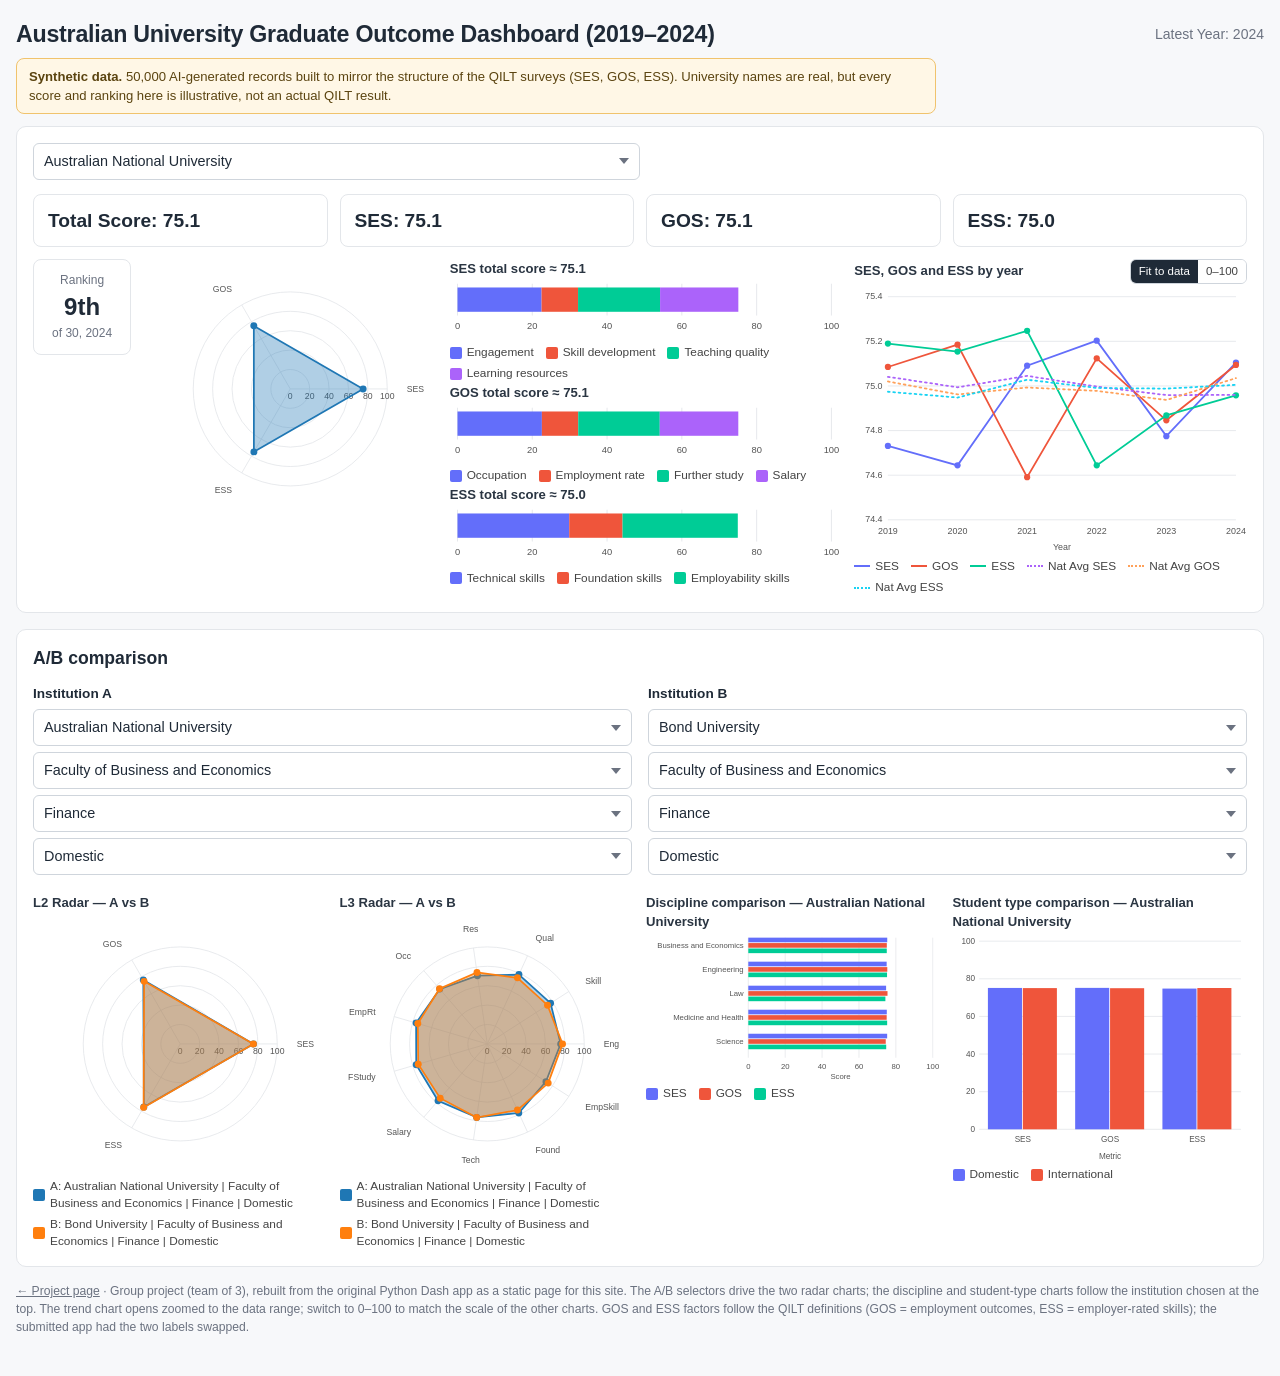
<file: dashboards/graduate-outcomes.html>
<!doctype html>
<html lang="en">
<head>
<meta charset="utf-8">
<meta name="viewport" content="width=device-width, initial-scale=1">
<title>Graduate Outcome Dashboard · Zimeng Liu</title>
<meta name="robots" content="noindex">
<style>
:root{--bg:#f7f8fa;--surface:#fff;--text:#1f2a37;--muted:#6b7280;--line:#e3e6ea;--note:#fff7e6;--note-line:#f0c36d;
--c1:#636efa;--c2:#ef553b;--c3:#00cc96;--c4:#ab63fa;--c5:#ffa15a;--c6:#19d3f3;--ca:#1f77b4;--cb:#ff7f0e}
*{box-sizing:border-box}
body{margin:0;background:var(--bg);color:var(--text);font-family:Inter,ui-sans-serif,-apple-system,BlinkMacSystemFont,"Segoe UI",Roboto,Helvetica,Arial,sans-serif;font-size:14px;line-height:1.45}
.wrap{max-width:1400px;margin:0 auto;padding:18px 16px 28px}
.head{display:flex;justify-content:space-between;gap:16px;align-items:flex-start;flex-wrap:wrap;margin-bottom:12px}
.head h1{font-size:1.45rem;margin:0 0 6px;font-weight:700;letter-spacing:-.01em}
.latest{color:var(--muted);padding-top:6px;white-space:nowrap}
.synthetic{background:var(--note);border:1px solid var(--note-line);border-radius:8px;padding:8px 12px;font-size:.82rem;color:#5b4410;max-width:920px}
.block{background:var(--surface);border:1px solid var(--line);border-radius:10px;padding:16px;margin-bottom:16px}
.block h2{font-size:1.1rem;margin:0 0 12px;font-weight:700}
select{width:100%;font:inherit;font-size:.9rem;padding:7px 30px 7px 10px;border:1px solid #cfd5dc;border-radius:6px;background:#fff url("data:image/svg+xml,%3Csvg xmlns='http://www.w3.org/2000/svg' width='10' height='6'%3E%3Cpath d='M0 0l5 6 5-6z' fill='%236b7280'/%3E%3C/svg%3E") no-repeat right 10px center;appearance:none;-webkit-appearance:none;color:var(--text);margin-bottom:6px}
select:focus{outline:2px solid var(--c1);outline-offset:1px}
.inst-row{max-width:50%}
.cards{display:grid;grid-template-columns:repeat(4,1fr);gap:12px;margin:8px 0 12px}
.card{border:1px solid var(--line);border-radius:8px;padding:12px 14px;font-size:1.2rem;font-weight:600}
.grid-top{display:grid;grid-template-columns:1fr 3fr 4fr 4fr;gap:12px;align-items:start}
.grid-bottom{display:grid;grid-template-columns:repeat(4,1fr);gap:12px;align-items:start}
.ab-selects{display:grid;grid-template-columns:1fr 1fr;gap:16px;margin-bottom:12px}
.ab-selects h3{font-size:.85rem;margin:0 0 6px;font-weight:700}
.rank{border:1px solid var(--line);border-radius:8px;text-align:center;padding:12px 6px}
.rank small{display:block;font-size:.75rem;color:var(--muted)}
.rank strong{display:block;font-size:1.5rem}
.panel{min-width:0}
.panel svg{display:block;width:100%;height:auto;overflow:visible}
.ctitle{font-size:.82rem;font-weight:600;margin:0 0 2px;color:#2a3542}
.legend{display:flex;flex-wrap:wrap;gap:4px 12px;font-size:.74rem;color:#444;margin-top:4px}
.legend span{display:inline-flex;align-items:center;gap:5px;min-width:0}
.legend i{display:inline-block;width:12px;height:12px;border-radius:2px;flex:none}
.legend i.dot{height:0;border-top:2px dotted;border-radius:0;width:16px}
.legend i.line{height:0;border-top:2px solid;border-radius:0;width:16px}
.legend.stack{flex-direction:column;align-items:flex-start}
.legend.stack span{word-break:break-word}
.axis text,.lbl{font-size:10px;fill:#555}
.grid line,.grid polygon,.grid circle{stroke:#e5e7eb;fill:none}
.tip{position:fixed;pointer-events:none;background:rgba(31,42,55,.94);color:#fff;font-size:.75rem;padding:5px 8px;border-radius:5px;white-space:nowrap;z-index:10;display:none}
.ts-head{display:flex;justify-content:space-between;align-items:center;gap:8px;flex-wrap:wrap;margin-bottom:2px}
.seg{display:inline-flex;border:1px solid #cfd5dc;border-radius:6px;overflow:hidden}
.seg button{font:inherit;font-size:.72rem;border:0;background:#fff;color:#444;padding:3px 8px;cursor:pointer}
.seg button.on{background:#1f2a37;color:#fff}
.foot{font-size:.76rem;color:var(--muted);margin-top:4px}
.foot a{color:inherit}
[data-tip]{cursor:default}
@media(max-width:1100px){.grid-top{grid-template-columns:1fr 3fr}.grid-top .p-break,.grid-top .p-ts{grid-column:span 1}.grid-top{grid-template-columns:repeat(2,1fr)}.grid-top .rank{grid-column:span 2}.grid-bottom{grid-template-columns:repeat(2,1fr)}}
@media(max-width:640px){.cards{grid-template-columns:1fr 1fr}.grid-top,.grid-bottom,.ab-selects{grid-template-columns:1fr}.grid-top .rank{grid-column:auto}.inst-row{max-width:none}.head h1{font-size:1.2rem}}
</style>
</head>
<body>
<div class="wrap">
  <div class="head">
    <div>
      <h1>Australian University Graduate Outcome Dashboard (2019–2024)</h1>
      <div class="synthetic"><strong>Synthetic data.</strong> 50,000 AI-generated records built to mirror the structure of the QILT surveys (SES, GOS, ESS). University names are real, but every score and ranking here is illustrative, not an actual QILT result.</div>
    </div>
    <div class="latest">Latest Year: <span id="latest-year"></span></div>
  </div>

  <section class="block" aria-label="Institution overview">
    <div class="inst-row"><select id="institution-selector" aria-label="Institution"></select></div>
    <div class="cards">
      <div class="card" id="total-score-card"></div>
      <div class="card" id="ses-score-card"></div>
      <div class="card" id="gos-score-card"></div>
      <div class="card" id="ess-score-card"></div>
    </div>
    <div class="grid-top">
      <div class="rank" id="ranking-display"></div>
      <div class="panel" id="l2-radar-chart"></div>
      <div class="panel p-break">
        <div id="ses-breakdown-chart"></div>
        <div id="gos-breakdown-chart"></div>
        <div id="ess-breakdown-chart"></div>
      </div>
      <div class="panel p-ts" id="time-series-chart"></div>
    </div>
  </section>

  <section class="block" aria-label="A/B comparison">
    <h2>A/B comparison</h2>
    <div class="ab-selects">
      <div>
        <h3>Institution A</h3>
        <select id="inst-a-select" aria-label="Institution A"></select>
        <select id="disc-a-select" aria-label="Discipline A"></select>
        <select id="major-a-select" aria-label="Major A"></select>
        <select id="stype-a-select" aria-label="Student type A"></select>
      </div>
      <div>
        <h3>Institution B</h3>
        <select id="inst-b-select" aria-label="Institution B"></select>
        <select id="disc-b-select" aria-label="Discipline B"></select>
        <select id="major-b-select" aria-label="Major B"></select>
        <select id="stype-b-select" aria-label="Student type B"></select>
      </div>
    </div>
    <div class="grid-bottom">
      <div class="panel" id="l2-compare-radar"></div>
      <div class="panel" id="l3-compare-radar"></div>
      <div class="panel" id="discipline-compare-bar"></div>
      <div class="panel" id="student-type-compare-bar"></div>
    </div>
  </section>

  <p class="foot"><a href="../project-detail.html?id=graduate-outcome-dashboard" target="_top">← Project page</a> · Group project (team of 3), rebuilt from the original Python Dash app as a static page for this site. The A/B selectors drive the two radar charts; the discipline and student-type charts follow the institution chosen at the top. The trend chart opens zoomed to the data range; switch to 0–100 to match the scale of the other charts. GOS and ESS factors follow the QILT definitions (GOS = employment outcomes, ESS = employer-rated skills); the submitted app had the two labels swapped.</p>
</div>
<div class="tip" id="tip"></div>

<script>
const DATA = {"latestYear":2024,"institutions":["Australian National University","Bond University","Central Queensland University","Charles Sturt University","Curtin University","Deakin University","Federation University Australia","Flinders University","Griffith University","James Cook University","La Trobe University","Macquarie University","Monash University","Murdoch University","Queensland University of Technology","RMIT University","Southern Cross University","Swinburne University of Technology","University of Adelaide","University of Canberra","University of Melbourne","University of New South Wales","University of Newcastle","University of Queensland","University of South Australia","University of Sydney","University of Technology Sydney","University of Western Australia","University of Wollongong","Victoria University"],"inst":{"Australian National University":{"mean":{"engagement":74.949,"skill":75.041,"quality":75.636,"resources":74.753,"occupation":75.227,"employment_rate":74.773,"further_study":75.185,"salary":75.005,"technical_skill":74.698,"foundation_skill":75.049,"employment_skill":75.171,"SES":75.105,"GOS":75.094,"ESS":74.958,"total_score":75.052},"rank":9,"n":420,"ts":[[2019,74.731,75.085,75.19],[2020,74.644,75.185,75.154],[2021,75.091,74.591,75.247],[2022,75.203,75.124,74.644],[2023,74.775,74.846,74.868],[2024,75.105,75.094,74.958]],"disc":[["Faculty of Business and Economics",75.332,75.096,75.074],["Faculty of Engineering",75.016,75.361,75.224],["Faculty of Law",74.714,75.478,74.325],["Faculty of Medicine and Health",75.088,75.026,75.282],["Faculty of Science",75.285,74.516,74.77]],"stype":[["Domestic",75.149,75.181,74.808],["International",75.061,75.006,75.108]],"tree":{"Faculty of Business and Economics":{"Accounting":{"Domestic":[78.246,79.944,78.387,77.343,78.141,74.344,77.084,79.179,72.011,75.926,73.633,78.254,77.63,73.421,7],"International":[76.071,73.679,76.033,74.62,75.8,74.329,69.733,75.226,76.406,74.063,72.21,75.341,73.69,74.24,7]},"Business Analytics":{"Domestic":[73.077,80.324,77.179,78.769,76.59,76.627,73.514,78.649,75.924,76.673,76.569,76.804,76.28,76.331,7],"International":[73.467,76.861,75.44,73.867,76.123,75.727,77.673,70.603,73.974,74.827,77.641,74.591,74.976,75.64,7]},"Economics":{"Domestic":[71.444,73.226,73.149,73.931,74.851,76.021,70.214,73.906,72.867,76.46,74.597,72.866,73.394,74.259,7],"International":[75.227,73.204,73.473,76.48,73.547,71.499,68.85,72.707,73.737,75.501,76.757,74.807,71.681,75.31,7]},"Finance":{"Domestic":[75.684,77.593,78.594,71.016,74.773,76.444,76.289,77.453,76.53,78.314,71.937,75.467,76.179,74.986,7],"International":[77.709,75.277,71.903,75.917,78.674,76.027,74.59,75.014,71.694,75.919,76.399,75.207,76.121,74.426,7]},"Human Resource Management":{"Domestic":[76.743,74.579,78.801,73.344,71.739,72.901,74.344,77.98,76.316,75.814,75.651,76.106,74.393,75.949,7],"International":[77.477,73.167,79.273,73.914,78.383,74.256,79.346,77.08,74.763,71.197,80.101,76.439,77.76,76.274,7]},"Marketing":{"Domestic":[72.956,72.459,77.547,71.721,73.521,75.29,73.084,75.739,74.324,74.771,80.003,73.876,74.244,76.739,7],"International":[74.141,75.369,74.146,73.987,75.676,69.879,76.059,71.571,75.017,74.413,70.581,74.26,73.884,73.084,7]},"Supply Chain Management":{"Domestic":[77.913,72.853,76.033,74.29,75.887,72.944,73.143,76.179,76.626,75.47,72.346,75.697,74.791,74.654,7],"International":[76.363,75.477,73.731,74.419,74.967,77.214,74.481,79.269,75.74,75.954,75.617,74.939,76.32,75.729,7]}},"Faculty of Engineering":{"Aerospace Engineering":{"Domestic":[73.079,79.914,74.38,76.366,79.503,73.961,76.123,79.179,72.357,74.054,76.676,75.264,77.713,74.449,7],"International":[77.804,74.936,74.5,76.387,73.64,74.717,75.191,76.44,73.619,75.913,76.149,76.076,75.013,75.094,7]},"Chemical Engineering":{"Domestic":[72.99,73.971,76.887,73.093,77.021,72.993,77.203,76.141,78.203,75.541,73.306,74.276,76.304,75.689,7],"International":[74.073,75.564,78.077,70.094,73.183,73.603,76.361,77.199,74.427,71.421,73.966,74.314,75.284,73.667,7]},"Electrical Engineering":{"Domestic":[74.374,75.72,77.927,74.037,71.417,75.913,78.991,74.267,75.023,74.93,78.343,75.486,74.996,76.367,7],"International":[75.771,73.106,78.869,74.117,77.141,74.071,77.033,73.514,74.036,75.42,81.497,75.859,75.696,77.357,7]},"Environmental Engineering":{"Domestic":[71.413,76.166,77.79,78.509,75.874,75.85,79.243,75.533,74.147,73.293,73.989,75.867,76.751,73.919,7],"International":[75.117,75.003,77.904,75.367,73.967,72.273,76.456,72.243,79.023,81.389,73.816,75.981,73.987,77.336,7]},"Mechatronics Engineering":{"Domestic":[75.106,78.074,74.284,75.55,74.397,76.187,71.396,77.307,74.877,74.553,77.58,75.377,74.574,75.923,7],"International":[75.461,76.13,76.524,71.27,76.177,74.857,74.836,75.279,75.91,76.181,80.286,74.683,75.364,77.757,7]},"Mining Engineering":{"Domestic":[71.891,73.401,74.697,72.344,75.887,78.186,73.403,72.669,72.271,72.639,76.234,73.027,74.563,73.967,7],"International":[77.749,74.85,71.964,74.553,76.061,73.95,73.727,76.56,70.434,72.874,75.043,74.801,75.251,72.787,7]},"Software Engineering":{"Domestic":[75.12,73.091,75.28,75.403,77.827,71.699,77.807,74.559,73.74,76.93,75.371,74.981,76.109,75.014,7],"International":[75.213,72.62,73.519,74.66,71.307,75.254,74.151,74.184,74.863,70.0,74.537,74.229,73.453,73.804,7]}},"Faculty of Law":{"Corporate Law":{"Domestic":[73.967,76.327,76.453,73.923,78.884,79.764,73.261,76.089,72.287,75.634,77.444,74.981,76.587,75.037,7],"International":[71.516,76.754,72.04,74.064,72.809,73.329,76.611,72.617,72.333,76.923,76.367,73.063,73.926,74.859,7]},"Criminal Law":{"Domestic":[74.481,72.804,72.36,74.3,73.924,74.77,75.457,75.091,73.036,75.074,71.023,73.597,74.809,72.599,7],"International":[75.286,76.049,77.454,75.371,72.243,77.786,78.33,78.379,77.084,74.677,73.574,76.037,76.45,75.186,7]},"International Law":{"Domestic":[74.149,77.384,77.233,74.661,73.287,76.854,74.01,76.467,73.84,75.38,75.67,75.607,74.85,74.883,7],"International":[75.463,74.354,76.813,72.149,75.67,77.264,77.714,75.069,74.307,77.036,74.237,74.78,76.301,74.796,7]},"Jurisprudence":{"Domestic":[75.136,75.454,75.611,73.24,75.041,73.756,76.57,74.834,74.067,74.297,72.061,74.784,75.26,73.287,7],"International":[75.926,72.744,74.767,73.923,72.923,76.481,78.439,72.64,75.397,74.319,77.381,74.617,74.906,76.007,7]},"Legal Studies":{"Domestic":[79.783,74.457,73.256,71.01,76.389,74.569,75.173,76.759,71.697,76.981,73.9,74.741,75.901,73.604,7],"International":[75.43,73.85,73.746,76.11,79.661,75.007,73.56,74.31,75.337,73.526,70.456,74.927,75.789,72.993,7]}},"Faculty of Medicine and Health":{"Medicine":{"Domestic":[72.487,77.884,76.083,73.879,74.67,74.123,78.184,76.147,73.301,74.611,77.17,74.623,76.033,75.134,7],"International":[75.347,73.199,73.22,75.494,78.916,74.526,78.971,73.936,73.723,75.427,76.083,74.491,76.966,75.014,7]},"Nursing":{"Domestic":[76.723,75.381,77.219,77.941,75.761,76.27,76.796,75.686,76.293,73.86,77.006,77.034,76.107,76.123,7],"International":[72.899,74.814,76.043,77.771,76.377,75.944,72.23,72.386,73.85,75.667,77.364,75.424,74.003,75.637,7]},"Nutrition":{"Domestic":[74.611,75.669,76.224,74.746,77.303,72.94,70.744,72.964,77.546,74.484,72.514,75.253,73.619,74.901,7],"International":[75.98,76.043,77.414,73.117,72.11,76.701,77.754,74.31,75.917,73.783,78.474,75.603,74.96,76.559,7]},"Physiotherapy":{"Domestic":[71.116,71.663,74.587,76.909,78.353,72.924,73.84,77.021,75.296,74.487,72.119,73.816,75.966,73.84,7],"International":[71.869,74.299,76.511,74.949,75.924,74.661,78.04,74.396,78.311,76.737,74.193,74.393,75.947,76.324,7]},"Public Health":{"Domestic":[79.213,77.466,75.144,72.107,72.646,77.631,73.497,70.869,73.331,74.579,76.026,75.817,73.044,74.671,7],"International":[73.074,70.11,74.874,77.403,74.086,72.253,72.246,75.169,73.326,72.596,76.81,74.423,73.616,74.617,7]}},"Faculty of Science":{"Chemistry":{"Domestic":[76.436,74.559,75.126,76.459,72.611,73.477,70.469,74.341,75.021,75.0,71.96,75.817,72.587,73.761,7],"International":[72.401,74.166,74.024,75.027,74.673,73.337,73.616,73.549,77.051,74.487,75.787,73.837,73.879,76.046,7]},"Environmental Science":{"Domestic":[75.89,74.017,76.269,78.553,75.321,76.339,75.973,71.05,75.619,75.137,72.991,76.501,74.447,74.451,7],"International":[78.054,76.289,77.246,77.731,79.321,72.829,73.511,73.31,69.854,72.193,78.257,77.499,75.111,73.743,7]},"Geography":{"Domestic":[79.074,75.606,72.443,75.856,75.356,73.751,76.276,74.579,71.771,76.907,72.074,75.799,75.196,72.87,7],"International":[73.961,76.961,75.031,79.289,72.23,74.173,78.54,75.186,74.366,69.544,71.224,76.153,75.14,72.161,7]},"Mathematics":{"Domestic":[72.549,75.579,77.929,74.06,73.626,72.254,75.057,74.653,75.086,74.82,71.259,74.926,74.149,73.466,7],"International":[76.4,74.626,76.929,70.587,73.737,74.673,75.156,70.357,75.611,78.26,74.726,74.696,73.324,75.75,7]},"Physics":{"Domestic":[74.237,73.374,76.347,76.333,75.803,76.693,73.143,71.716,79.907,77.89,78.401,75.326,74.001,78.906,7],"International":[72.929,75.664,74.976,75.084,74.739,75.083,75.099,74.986,74.456,72.167,74.586,74.481,74.956,74.071,7]},"Statistics":{"Domestic":[71.347,73.687,72.493,73.164,71.644,73.94,77.063,76.827,75.993,77.897,72.767,72.493,74.966,75.031,7],"International":[77.541,74.67,75.983,74.593,75.509,75.284,75.453,78.983,77.979,78.089,75.491,75.891,76.434,76.98,7]}}}},"Bond University":{"mean":{"engagement":74.923,"skill":75.163,"quality":75.145,"resources":74.92,"occupation":74.72,"employment_rate":75.132,"further_study":74.79,"salary":75.056,"technical_skill":75.171,"foundation_skill":74.862,"employment_skill":74.962,"SES":75.018,"GOS":74.888,"ESS":75.026,"total_score":74.977},"rank":null,"n":1526,"ts":[[2019,75.271,74.782,75.077],[2020,75.201,74.91,75.199],[2021,74.824,74.902,75.125],[2022,74.935,74.926,74.915],[2023,74.887,74.903,74.822]],"disc":[["Faculty of Architecture and Design",75.133,74.739,75.148],["Faculty of Arts",74.812,74.835,74.658],["Faculty of Business and Economics",75.097,75.077,75.178],["Faculty of Education",74.942,75.019,74.873],["Faculty of Engineering",75.026,74.684,74.908],["Faculty of Health Sciences",74.543,75.072,74.576],["Faculty of Law",75.75,74.831,75.755],["Faculty of Science",74.734,74.844,75.057]],"stype":[["Domestic",75.047,74.902,75.172],["International",74.989,74.873,74.88]],"tree":{"Faculty of Architecture and Design":{"Architecture":{"Domestic":[75.296,76.656,73.509,75.539,73.841,74.801,73.89,74.985,78.035,74.379,74.706,75.021,74.301,75.975,14],"International":[77.579,77.604,74.604,75.926,72.596,73.6,74.029,73.877,74.832,73.953,74.774,76.256,73.501,74.641,14]},"Interior Design":{"Domestic":[74.416,74.111,77.724,74.161,75.231,75.022,74.324,76.072,74.22,77.874,74.157,75.264,75.176,74.889,14],"International":[74.424,75.621,77.509,74.396,75.361,76.639,75.789,74.936,73.944,75.478,74.184,75.465,75.533,74.334,14]},"Landscape Architecture":{"Domestic":[75.854,74.959,77.113,71.726,74.226,75.944,74.319,75.584,72.231,76.769,77.981,74.947,74.856,75.451,14],"International":[75.669,77.36,73.445,76.327,72.204,77.526,75.889,77.793,77.542,73.316,73.576,75.428,75.53,75.114,14]},"Urban Design":{"Domestic":[74.596,73.863,72.219,75.994,75.199,75.866,76.784,73.581,74.54,73.749,75.801,74.203,75.292,74.906,14],"International":[76.391,74.987,73.658,73.048,72.469,75.579,74.232,73.676,74.694,77.3,76.367,74.48,73.721,75.875,14]}},"Faculty of Arts":{"Creative Writing":{"Domestic":[74.255,76.668,73.326,75.942,76.307,71.866,72.251,75.184,74.181,76.108,76.848,74.772,74.239,75.641,14],"International":[74.728,74.359,75.77,73.554,74.041,73.629,76.596,75.733,74.88,72.757,73.796,74.653,75.202,74.034,14]},"History":{"Domestic":[73.88,77.083,77.467,73.839,76.497,74.9,75.699,72.174,74.773,77.379,74.29,75.324,74.847,75.07,7],"International":[73.353,73.36,75.783,70.164,75.457,76.357,74.913,73.123,78.007,77.447,69.967,73.164,74.764,74.604,7]},"Linguistics":{"Domestic":[70.524,77.316,74.621,76.923,72.562,76.122,74.321,72.583,74.42,75.631,75.316,74.386,73.541,75.019,14],"International":[74.534,76.306,76.084,78.237,77.767,75.162,74.576,74.883,75.732,73.022,73.47,76.249,75.696,74.289,14]},"Media Studies":{"Domestic":[74.83,71.599,76.257,75.83,72.151,73.199,74.383,74.484,74.977,72.713,78.954,75.104,73.587,76.176,7],"International":[75.706,78.557,72.827,72.616,75.071,74.849,71.789,74.467,71.487,75.777,73.393,74.377,73.921,73.084,7]},"Philosophy":{"Domestic":[77.663,76.636,71.601,76.79,77.631,80.141,75.21,78.664,75.943,76.683,74.086,75.526,77.546,75.323,7],"International":[72.411,76.357,74.877,72.369,73.529,76.971,78.949,76.071,80.314,74.451,73.987,73.627,76.26,76.607,7]},"Sociology":{"Domestic":[76.303,73.791,76.56,75.887,74.597,76.016,75.201,67.199,72.649,73.626,71.299,75.934,72.886,72.28,7],"International":[72.913,72.459,74.843,74.36,75.266,78.33,75.439,76.959,74.429,77.0,70.767,73.82,76.189,73.416,7]}},"Faculty of Business and Economics":{"Accounting":{"Domestic":[74.892,76.526,75.321,75.236,74.387,74.023,76.06,77.403,73.568,74.143,75.46,75.324,75.67,74.452,21],"International":[74.172,74.64,74.339,74.255,74.669,72.059,73.165,73.719,74.003,76.049,75.544,74.304,73.628,75.023,21]},"Business Analytics":{"Domestic":[76.422,74.745,72.586,75.859,75.509,76.13,77.356,75.754,75.161,75.309,78.147,74.934,76.194,76.414,14],"International":[71.884,73.446,72.929,74.958,73.552,74.284,75.579,73.974,77.68,75.374,73.461,73.251,74.353,75.511,14]},"Economics":{"Domestic":[73.338,74.528,72.954,73.913,76.143,76.279,75.906,76.44,76.204,73.248,74.658,73.542,76.176,75.009,28],"International":[74.249,74.2,77.083,74.01,75.24,74.743,75.614,75.31,74.838,76.335,75.94,74.998,75.304,75.574,28]},"Entrepreneurship":{"Domestic":[77.43,76.794,75.032,74.801,74.378,74.532,76.437,75.802,75.872,73.627,72.477,75.915,75.394,74.053,28],"International":[75.761,75.865,75.445,73.142,75.448,74.625,74.52,74.631,75.321,74.476,75.832,74.95,74.844,75.37,28]},"Finance":{"Domestic":[77.6,73.859,74.94,74.425,75.199,74.602,74.142,74.037,76.691,74.976,74.689,75.453,74.49,75.544,35],"International":[72.554,75.265,77.068,75.132,74.56,75.471,76.357,73.316,75.942,72.724,74.386,74.938,74.851,74.692,35]},"Human Resource Management":{"Domestic":[74.929,75.139,74.516,76.177,75.889,75.148,74.273,76.392,75.063,74.734,73.577,75.185,75.465,74.391,35],"International":[74.849,76.783,77.033,75.807,74.511,74.633,73.041,75.716,74.624,76.315,73.742,76.002,74.437,74.583,35]},"International Business":{"Domestic":[74.45,74.754,73.745,74.277,73.643,70.448,74.617,74.664,75.76,78.591,74.904,74.238,73.798,75.946,14],"International":[73.959,73.342,72.077,77.476,75.004,72.287,78.42,74.877,73.889,76.146,76.684,74.317,75.606,75.463,14]},"Management":{"Domestic":[75.607,75.216,76.151,73.967,74.614,74.338,74.32,74.654,77.463,74.517,75.745,75.255,74.504,76.199,28],"International":[75.165,76.565,75.424,75.844,74.596,77.473,74.813,76.631,76.361,74.601,72.513,75.611,75.604,74.448,28]},"Marketing":{"Domestic":[72.614,77.569,75.534,76.191,74.756,74.07,74.965,77.386,76.195,74.035,75.605,75.107,75.463,75.543,21],"International":[73.894,73.307,74.67,77.229,73.97,71.86,76.92,77.075,75.459,74.428,77.254,74.977,75.42,75.999,21]},"Supply Chain Management":{"Domestic":[75.582,75.947,75.806,76.332,75.067,75.621,75.001,75.315,76.474,76.687,75.31,75.905,75.189,76.038,28],"International":[74.719,75.623,75.626,75.962,75.511,74.451,74.718,75.749,75.644,74.485,74.787,75.447,75.211,75.072,28]}},"Faculty of Education":{"Educational Leadership":{"Domestic":[73.137,76.511,72.76,73.571,74.074,74.407,75.524,75.676,75.469,75.435,74.712,73.587,74.986,75.152,14],"International":[75.685,75.191,74.265,73.028,74.779,73.847,74.268,72.633,73.821,74.654,76.059,74.464,73.909,74.896,14]},"Primary Education":{"Domestic":[75.517,75.424,72.464,76.526,77.851,77.153,73.511,73.315,73.75,74.795,75.733,74.901,75.232,74.761,14],"International":[76.17,76.228,75.699,72.669,76.978,74.059,75.401,74.605,73.883,73.72,74.07,75.061,75.476,73.929,14]},"Secondary Education":{"Domestic":[73.231,75.126,75.191,73.547,74.27,77.72,77.805,72.44,74.736,76.268,74.399,74.133,75.232,74.889,14],"International":[74.635,75.376,78.209,75.795,74.733,73.514,72.699,75.587,76.327,73.286,74.996,76.093,74.225,75.203,14]},"TESOL":{"Domestic":[76.211,75.431,76.339,75.051,76.85,77.524,74.355,73.204,73.851,75.449,77.327,75.822,75.194,75.579,14],"International":[75.824,75.531,76.473,74.046,72.238,77.277,76.775,78.281,74.776,74.448,74.441,75.476,75.901,74.576,14]}},"Faculty of Engineering":{"Aerospace Engineering":{"Domestic":[75.635,77.329,75.637,74.804,73.36,74.677,72.189,75.149,74.472,74.864,75.928,75.623,73.692,75.144,28],"International":[75.128,74.229,75.059,74.202,75.255,75.599,75.094,75.137,76.966,74.277,73.601,74.732,75.22,75.076,28]},"Chemical Engineering":{"Domestic":[74.301,73.821,72.395,75.603,77.621,76.899,75.869,77.581,75.608,74.224,71.92,74.05,77.007,73.833,14],"International":[76.749,74.614,75.218,73.167,76.313,76.479,74.645,73.817,74.601,76.335,74.714,75.024,75.152,74.976,14]},"Civil Engineering":{"Domestic":[74.454,75.985,76.081,75.075,73.846,76.098,76.226,73.961,76.474,75.807,75.594,75.299,74.862,75.987,21],"International":[74.75,75.51,75.4,76.136,74.423,75.694,74.8,74.749,75.28,73.637,73.538,75.425,74.788,74.252,21]},"Electrical Engineering":{"Domestic":[75.285,76.85,76.23,75.944,74.755,75.226,74.642,75.349,74.028,75.69,72.821,75.947,74.95,73.849,28],"International":[74.174,74.164,75.553,74.49,74.813,76.855,75.151,74.816,75.036,73.99,73.949,74.66,75.178,74.39,28]},"Environmental Engineering":{"Domestic":[75.739,75.209,75.802,74.223,74.398,73.939,73.608,74.837,74.012,75.688,75.157,75.264,74.232,74.799,21],"International":[75.774,73.223,72.696,76.962,74.653,75.675,75.049,75.173,74.644,75.48,74.159,74.882,75.046,74.604,21]},"Mechanical Engineering":{"Domestic":[72.429,74.204,74.606,72.744,73.733,73.441,74.487,74.708,74.607,74.734,76.765,73.379,74.186,75.516,28],"International":[75.328,75.006,75.111,75.321,74.031,77.185,72.784,75.448,74.958,74.288,76.322,75.222,74.478,75.389,28]},"Mechatronics Engineering":{"Domestic":[76.425,76.036,74.76,75.858,72.114,76.81,73.593,74.763,75.179,75.978,76.914,75.733,73.895,76.042,28],"International":[75.758,74.947,74.896,74.946,72.462,74.884,73.446,75.338,75.083,75.021,76.279,75.174,73.868,75.561,28]},"Mining Engineering":{"Domestic":[77.346,72.849,73.809,73.998,74.146,76.284,73.856,75.712,74.518,75.317,73.893,74.797,74.779,74.414,28],"International":[75.072,73.278,76.015,73.965,76.612,73.015,74.337,75.038,73.524,74.941,73.609,74.802,75.044,73.828,28]},"Software Engineering":{"Domestic":[75.895,75.636,75.563,74.951,73.849,74.893,74.846,75.407,76.049,74.589,76.01,75.501,74.709,75.756,21],"International":[74.642,75.642,76.272,72.655,75.235,73.824,73.482,75.736,74.54,73.903,74.843,74.688,74.683,74.543,21]}},"Faculty of Health Sciences":{"Health Promotion":{"Domestic":[75.384,71.689,75.539,74.863,78.739,81.281,77.954,76.669,78.376,74.259,80.509,74.804,78.263,78.467,7],"International":[76.437,74.836,76.596,74.569,76.281,71.299,76.681,72.77,71.97,75.094,73.974,75.75,74.766,73.384,7]},"Occupational Therapy":{"Domestic":[72.873,77.24,71.181,76.843,79.257,76.057,74.926,73.527,76.679,74.307,75.54,74.061,75.983,75.76,7],"International":[73.539,75.347,76.077,73.777,76.174,72.594,74.999,74.36,78.597,71.656,70.179,74.577,74.86,73.826,7]},"Rehabilitation Science":{"Domestic":[77.969,74.293,75.764,73.72,67.107,76.266,74.28,76.207,70.28,73.413,74.279,75.66,72.927,72.514,7],"International":[74.014,73.989,75.999,74.87,73.974,72.386,73.98,74.606,76.397,74.009,74.019,74.827,73.946,74.967,7]},"Speech Pathology":{"Domestic":[73.597,73.939,71.074,71.416,73.633,74.93,75.123,75.233,72.36,73.091,74.137,72.301,74.683,73.229,7],"International":[73.357,76.319,72.51,76.441,72.76,76.723,75.784,76.329,72.376,74.629,76.426,74.36,75.151,74.464,7]}},"Faculty of Law":{"Corporate Law":{"Domestic":[75.343,77.889,80.333,73.446,72.379,75.046,73.529,73.739,78.317,69.924,76.646,76.589,73.439,76.036,7],"International":[73.487,74.231,78.701,79.924,77.174,72.664,76.96,80.536,75.877,77.529,78.409,76.899,77.467,77.23,7]},"International Law":{"Domestic":[75.274,76.541,76.804,76.421,72.801,77.589,76.339,76.006,72.529,75.131,75.776,76.204,75.347,74.354,7],"International":[73.79,76.006,76.931,75.994,78.13,70.713,73.999,76.143,74.631,76.131,75.501,75.604,75.41,75.273,7]},"Jurisprudence":{"Domestic":[76.951,74.024,75.993,74.271,76.394,74.027,71.983,74.263,71.547,76.99,74.499,75.543,74.21,73.791,7],"International":[74.214,79.486,80.524,77.127,71.519,73.834,72.779,72.554,75.176,74.744,72.5,77.546,72.476,73.997,7]},"Legal Studies":{"Domestic":[76.433,75.363,75.166,70.296,75.117,76.074,75.604,74.037,80.173,75.63,78.973,74.21,75.081,78.819,7],"International":[71.094,77.856,73.714,73.504,76.843,76.819,78.887,68.934,77.501,74.047,76.761,73.409,75.22,76.541,7]}},"Faculty of Science":{"Biology":{"Domestic":[75.746,73.41,76.463,80.62,74.844,75.509,74.226,77.207,72.15,73.466,73.179,77.014,75.414,72.821,7],"International":[71.951,78.289,73.554,72.881,75.917,76.806,78.269,72.056,74.336,73.056,75.123,73.5,75.631,74.416,7]},"Chemistry":{"Domestic":[76.306,74.502,76.092,74.274,75.226,74.356,74.412,73.65,73.605,74.225,76.376,75.441,74.436,74.86,14],"International":[75.629,72.653,75.083,74.136,75.301,78.337,75.096,72.699,74.514,72.72,75.815,74.666,74.908,74.707,14]},"Environmental Science":{"Domestic":[73.819,74.481,72.557,76.16,70.121,74.61,76.516,77.101,77.276,77.561,73.251,74.194,74.514,75.68,7],"International":[68.484,69.839,76.056,74.824,74.033,73.93,75.956,77.099,77.31,73.049,78.654,72.631,75.436,77.051,7]},"Geography":{"Domestic":[75.251,73.036,73.359,75.303,75.536,74.644,72.9,75.249,75.205,74.804,76.039,74.43,74.575,75.471,14],"International":[72.352,74.062,76.549,74.155,74.564,74.384,72.354,75.079,74.79,74.314,74.989,74.297,74.044,74.781,14]},"Physics":{"Domestic":[75.017,74.868,74.239,76.878,77.379,78.243,75.624,75.044,77.551,75.72,74.673,75.294,76.329,76.024,14],"International":[75.973,71.274,74.724,76.573,74.219,75.391,74.455,74.892,73.796,72.843,76.945,75.168,74.629,74.906,14]},"Statistics":{"Domestic":[77.334,75.581,72.127,74.668,74.507,75.716,74.083,74.761,73.566,75.334,75.657,74.851,74.612,74.759,14],"International":[72.923,75.259,76.029,74.357,74.586,74.614,74.173,74.361,74.556,76.626,74.866,74.528,74.406,75.078,14]}}}},"Central Queensland University":{"mean":{"engagement":75.174,"skill":74.919,"quality":75.059,"resources":75.03,"occupation":75.13,"employment_rate":74.947,"further_study":75.165,"salary":75.096,"technical_skill":74.983,"foundation_skill":75.142,"employment_skill":74.693,"SES":75.067,"GOS":75.107,"ESS":74.894,"total_score":75.023},"rank":null,"n":1386,"ts":[[2019,75.156,75.261,74.729],[2020,75.09,75.155,74.964],[2021,75.123,75.246,74.651],[2022,74.961,74.85,74.936],[2023,75.006,75.03,75.22]],"disc":[["Faculty of Architecture and Design",74.907,74.62,75.421],["Faculty of Arts",75.146,75.391,74.899],["Faculty of Business and Economics",75.114,75.345,75.0],["Faculty of Education",75.536,75.319,74.631],["Faculty of Engineering",75.034,74.939,74.831],["Faculty of Health Sciences",75.226,75.589,74.502],["Faculty of Information Technology",74.535,74.94,75.215],["Faculty of Medicine and Health",74.976,74.857,74.844]],"stype":[["Domestic",75.029,75.203,74.66],["International",75.105,75.01,75.129]],"tree":{"Faculty of Architecture and Design":{"Architecture":{"Domestic":[73.376,75.683,77.101,74.877,72.073,77.701,74.344,73.924,78.029,76.224,70.994,75.177,73.98,74.803,7],"International":[71.031,75.494,71.897,71.381,70.19,77.714,74.647,76.711,76.009,76.584,76.836,71.96,74.287,76.456,7]},"Interior Design":{"Domestic":[76.931,69.083,80.557,71.45,71.771,71.744,76.889,76.24,74.03,74.963,72.199,75.429,74.503,73.457,7],"International":[78.303,71.756,73.18,73.819,73.19,72.816,73.891,76.117,71.716,77.386,74.127,74.709,74.163,73.781,7]},"Urban Design":{"Domestic":[76.206,76.571,77.887,76.301,78.463,72.57,78.983,72.969,77.137,74.9,79.207,76.767,76.309,77.564,7],"International":[76.33,72.361,74.861,76.363,74.091,73.911,76.704,72.864,76.176,75.584,77.163,75.399,74.48,76.467,7]}},"Faculty of Arts":{"Creative Writing":{"Domestic":[76.273,75.294,73.27,74.001,76.939,72.19,76.7,77.049,75.103,74.714,72.657,74.639,76.281,74.026,7],"International":[76.017,74.054,77.291,72.336,73.936,78.539,75.45,73.41,74.977,77.593,74.634,75.101,74.827,75.333,7]},"Cultural Studies":{"Domestic":[71.511,76.269,74.117,78.636,76.196,73.974,78.757,76.859,74.301,78.207,71.573,74.88,76.833,73.923,7],"International":[73.17,77.266,70.846,75.774,74.154,73.067,78.494,76.699,77.103,75.311,73.514,73.759,75.983,75.291,7]},"Linguistics":{"Domestic":[76.941,75.137,76.453,76.114,72.53,77.533,72.2,76.931,73.663,76.367,74.934,76.333,74.319,74.697,7],"International":[76.057,72.569,72.181,75.64,74.161,71.836,78.841,77.23,71.784,76.804,75.324,74.363,76.077,74.189,7]},"Philosophy":{"Domestic":[76.443,71.961,73.851,79.879,75.887,77.887,76.849,78.293,75.02,76.544,74.474,76.069,77.099,75.086,7],"International":[76.14,77.087,77.843,76.976,77.297,75.25,73.023,73.976,71.617,72.446,79.231,76.99,74.86,74.896,7]},"Sociology":{"Domestic":[74.427,78.661,70.934,73.064,73.867,77.417,72.22,71.954,73.131,78.769,77.431,73.583,73.316,75.964,7],"International":[76.107,77.147,74.569,75.901,71.11,71.546,76.756,76.523,72.631,75.503,78.509,75.74,74.319,75.587,7]}},"Faculty of Business and Economics":{"Accounting":{"Domestic":[76.051,71.143,72.337,76.78,81.021,72.551,72.093,75.287,72.794,78.507,74.01,74.54,75.724,74.379,7],"International":[73.296,74.516,75.224,71.884,75.216,73.94,72.724,75.704,73.683,72.474,76.03,73.619,74.463,74.417,7]},"Business Analytics":{"Domestic":[74.642,75.322,74.807,78.459,74.707,73.463,74.929,74.352,73.357,73.481,75.302,75.847,74.511,74.178,21],"International":[76.935,71.928,76.057,74.048,74.358,76.359,77.999,75.122,77.118,75.766,78.02,75.221,75.888,77.231,21]},"Economics":{"Domestic":[74.411,74.963,75.334,73.357,74.865,73.005,76.715,76.439,74.266,76.793,76.237,74.456,75.6,75.554,35],"International":[74.383,75.746,77.357,76.459,75.299,73.822,76.64,75.231,76.323,74.828,76.147,76.004,75.476,75.967,35]},"Entrepreneurship":{"Domestic":[76.048,74.141,75.556,76.528,76.119,74.74,74.075,76.399,75.395,75.181,74.125,75.791,75.425,74.833,21],"International":[74.83,76.824,73.478,77.815,75.672,74.202,74.244,74.112,74.494,76.153,75.524,75.533,74.63,75.231,21]},"Finance":{"Domestic":[75.663,73.559,76.561,73.479,75.502,73.835,74.737,75.485,75.743,74.421,73.087,75.038,75.059,74.403,35],"International":[74.484,73.978,74.331,76.197,75.474,73.937,76.12,75.461,74.526,75.024,73.164,74.853,75.458,74.063,35]},"Human Resource Management":{"Domestic":[75.299,74.269,70.145,72.106,77.235,74.82,77.349,77.502,74.997,78.492,73.532,72.776,77.029,75.06,14],"International":[70.416,74.904,74.996,73.796,73.479,73.999,76.159,75.714,73.022,74.061,71.323,73.274,74.949,72.523,14]},"International Business":{"Domestic":[74.111,73.273,75.456,72.367,74.536,74.601,78.947,74.126,73.389,74.819,75.391,73.904,75.71,74.483,7],"International":[75.684,75.771,77.403,74.586,78.307,73.411,80.131,77.303,76.673,75.604,74.146,75.886,77.919,75.433,7]},"Management":{"Domestic":[77.658,76.166,72.241,76.293,74.628,72.991,75.707,73.318,74.853,75.46,76.112,75.51,74.361,75.485,21],"International":[76.383,74.884,73.258,75.911,75.142,76.189,78.02,73.418,77.978,75.529,74.57,75.15,75.63,76.115,21]},"Marketing":{"Domestic":[77.247,75.864,75.956,75.543,75.624,74.731,75.398,75.387,74.501,75.363,72.629,76.215,75.376,73.896,14],"International":[76.121,75.004,73.608,75.105,76.427,74.416,74.045,78.009,74.969,77.937,74.756,74.962,75.919,75.444,14]},"Supply Chain Management":{"Domestic":[76.809,75.313,75.07,73.767,76.911,74.748,73.977,75.631,75.479,76.08,73.372,75.259,75.421,74.73,21],"International":[74.554,77.392,78.157,73.84,75.928,72.571,74.411,73.838,74.963,75.217,74.216,75.767,74.467,74.705,21]}},"Faculty of Education":{"Educational Leadership":{"Domestic":[74.663,74.757,75.109,79.244,75.868,75.763,75.906,73.7,75.839,71.07,75.081,76.086,75.258,74.623,14],"International":[75.466,75.447,76.284,76.507,76.286,73.834,76.521,72.868,75.151,71.619,76.857,75.992,75.079,75.179,14]},"Primary Education":{"Domestic":[77.591,75.079,73.83,74.07,70.469,77.634,74.917,71.434,73.961,73.746,75.247,75.187,72.96,74.449,7],"International":[73.936,72.471,78.123,76.056,73.571,74.433,73.333,73.237,74.767,73.281,75.524,75.553,73.523,74.794,7]},"Secondary Education":{"Domestic":[76.77,72.891,75.962,74.833,75.921,75.184,74.896,77.126,71.024,76.678,71.551,75.489,75.866,72.314,14],"International":[75.509,78.581,73.249,73.704,72.244,74.284,78.168,76.354,74.934,78.374,76.354,74.747,75.377,76.17,14]},"TESOL":{"Domestic":[74.558,76.859,75.985,74.925,75.889,74.886,75.766,77.264,73.969,77.363,76.382,75.374,76.109,75.604,14],"International":[76.901,74.597,75.369,75.24,75.666,76.064,75.617,77.803,74.59,72.091,74.086,75.692,76.302,73.909,14]}},"Faculty of Engineering":{"Aerospace Engineering":{"Domestic":[75.941,74.988,74.371,75.734,76.447,76.029,72.431,76.902,75.59,74.46,75.481,75.305,75.355,75.331,28],"International":[75.217,73.261,73.639,77.02,76.146,73.871,74.952,75.851,73.326,75.809,74.132,75.011,75.421,74.127,28]},"Chemical Engineering":{"Domestic":[75.509,74.426,75.804,74.637,76.38,74.841,74.957,78.002,76.717,76.626,74.243,75.21,76.222,75.686,14],"International":[74.454,73.067,76.129,74.854,74.037,76.746,74.584,73.274,78.48,76.769,73.504,74.872,74.334,76.115,14]},"Civil Engineering":{"Domestic":[75.713,75.535,73.546,74.405,74.268,74.775,77.059,73.352,75.254,75.64,74.086,74.695,74.888,74.849,35],"International":[74.841,73.931,76.754,74.353,75.659,75.661,74.658,75.704,75.377,75.271,75.065,75.14,75.381,75.229,35]},"Electrical Engineering":{"Domestic":[74.532,74.972,73.501,76.993,75.335,76.553,75.119,74.905,76.735,75.255,74.112,74.979,75.311,75.378,28],"International":[72.946,74.195,77.82,74.693,74.275,75.866,75.397,74.324,77.441,72.965,74.696,75.011,74.821,75.465,28]},"Environmental Engineering":{"Domestic":[76.728,74.349,74.658,76.374,74.722,75.424,75.623,76.59,72.372,76.33,73.879,75.72,75.598,73.742,21],"International":[75.837,75.434,76.19,72.708,75.522,77.281,74.479,74.05,77.497,74.292,73.221,75.011,75.035,75.135,21]},"Mechanical Engineering":{"Domestic":[75.349,74.874,73.839,73.476,75.11,77.244,74.934,74.11,70.688,75.191,75.178,74.326,75.056,73.384,14],"International":[73.547,74.434,77.613,73.621,74.961,73.583,76.444,73.207,75.733,74.56,75.064,74.861,74.721,75.235,14]},"Mechatronics Engineering":{"Domestic":[74.926,75.635,76.917,75.176,75.409,75.835,73.457,73.552,74.21,75.788,75.609,75.665,74.378,75.083,28],"International":[74.196,74.932,74.426,75.692,74.573,73.334,74.309,74.306,73.577,72.531,74.731,74.777,74.26,73.851,28]},"Mining Engineering":{"Domestic":[75.641,76.549,73.845,74.671,76.466,75.841,73.415,74.471,74.717,74.838,75.65,74.968,74.942,75.123,21],"International":[73.067,75.21,74.914,75.979,75.221,75.017,73.279,73.657,76.031,73.192,75.314,74.697,74.194,75.199,21]},"Software Engineering":{"Domestic":[73.793,75.488,74.778,75.379,75.465,73.97,74.071,73.778,72.544,75.537,72.221,74.743,74.394,72.981,28],"International":[75.929,75.796,74.848,74.922,74.705,75.243,75.449,73.945,76.257,74.658,75.066,75.316,74.778,75.465,28]}},"Faculty of Health Sciences":{"Health Promotion":{"Domestic":[75.919,72.133,75.939,75.221,75.784,77.947,74.493,77.37,72.026,74.487,75.094,75.237,76.136,73.751,7],"International":[75.586,74.351,73.419,76.277,73.381,80.626,73.05,75.253,74.91,72.847,74.844,74.991,74.751,74.491,7]},"Occupational Therapy":{"Domestic":[76.064,78.179,74.14,75.299,77.413,72.807,76.906,77.076,75.12,71.84,71.141,75.567,76.573,72.867,7],"International":[74.04,76.204,77.56,71.983,72.76,70.761,70.667,76.184,75.389,76.599,76.706,74.767,72.853,76.159,7]},"Rehabilitation Science":{"Domestic":[71.171,73.831,81.596,76.526,76.459,76.314,75.356,76.181,73.723,71.611,71.821,76.04,76.043,72.544,7],"International":[75.303,75.993,74.176,78.119,76.206,77.31,75.264,75.794,75.681,78.346,74.829,75.854,75.96,75.837,7]},"Speech Pathology":{"Domestic":[74.849,76.554,76.246,73.214,75.444,73.814,77.406,74.271,73.83,74.769,73.603,75.019,75.474,73.914,7],"International":[73.113,74.867,73.613,76.13,75.15,75.957,77.351,78.82,74.069,76.636,78.691,74.331,76.921,76.45,7]}},"Faculty of Information Technology":{"AI and ML":{"Domestic":[77.169,75.44,70.326,75.433,70.439,77.727,74.121,76.737,75.061,69.634,75.23,74.473,74.217,74.1,7],"International":[73.524,74.309,76.72,71.213,76.287,75.721,76.273,72.99,73.963,71.564,71.02,73.906,75.286,72.3,7]},"Computer Science":{"Domestic":[72.669,79.504,76.039,72.057,76.454,73.35,76.527,72.179,75.801,78.24,71.397,74.361,74.873,74.46,7],"International":[75.956,78.271,73.513,71.16,73.667,76.009,73.977,76.794,73.087,72.634,78.593,74.203,74.937,75.259,7]},"Cybersecurity":{"Domestic":[73.871,74.417,72.449,71.514,74.17,73.581,72.923,77.376,77.466,70.884,78.367,72.869,74.629,76.584,7],"International":[74.71,74.734,71.683,75.114,76.046,76.011,72.761,75.556,77.867,72.257,73.543,73.949,74.949,75.027,7]},"Data Science":{"Domestic":[77.167,71.843,74.707,74.39,73.237,73.994,74.401,75.221,76.564,74.269,73.68,74.984,74.229,74.944,7],"International":[77.38,76.606,72.253,73.034,73.429,74.596,77.953,73.334,73.466,74.429,74.437,74.576,74.869,74.047,7]},"Information Systems":{"Domestic":[73.987,72.903,72.86,76.937,77.221,80.013,73.38,75.534,74.299,79.647,76.546,74.346,75.999,76.237,7],"International":[76.877,72.72,79.491,78.969,77.509,73.636,75.497,73.893,79.309,79.066,79.137,77.68,75.41,79.194,7]}},"Faculty of Medicine and Health":{"Medicine":{"Domestic":[73.649,74.779,74.503,75.389,76.919,74.938,75.314,74.633,76.791,76.664,74.553,74.531,75.556,75.849,28],"International":[76.487,74.005,74.069,75.599,75.03,75.516,75.435,75.218,76.773,74.709,75.192,75.214,75.263,75.732,28]},"Nursing":{"Domestic":[74.239,73.827,75.863,73.803,75.833,75.737,75.773,75.436,74.426,76.119,75.345,74.534,75.692,75.124,28],"International":[76.2,74.999,74.62,74.323,72.849,76.039,74.402,74.282,73.955,75.967,73.046,75.059,74.115,73.965,28]},"Nutrition":{"Domestic":[78.145,75.575,75.957,75.267,75.348,76.08,73.114,76.915,73.716,74.979,73.056,76.371,75.234,73.686,14],"International":[74.458,74.308,75.906,73.097,77.47,71.835,74.845,76.291,75.456,74.692,75.263,74.476,75.646,75.231,14]},"Physiotherapy":{"Domestic":[72.23,74.988,73.9,71.94,74.236,72.289,74.88,74.437,73.644,75.148,72.939,72.991,74.227,73.641,21],"International":[76.157,74.183,74.381,76.377,73.234,77.67,74.519,72.909,75.777,72.256,75.188,75.447,74.092,74.867,21]},"Public Health":{"Domestic":[74.728,75.538,77.493,74.346,73.133,77.817,73.605,75.577,72.192,75.701,75.296,75.529,74.563,74.131,21],"International":[77.942,77.36,74.39,75.296,74.87,74.608,72.159,75.321,76.081,74.91,75.262,76.094,74.176,75.523,21]}}}},"Charles Sturt University":{"mean":{"engagement":74.836,"skill":74.816,"quality":75.289,"resources":74.977,"occupation":74.808,"employment_rate":74.993,"further_study":75.027,"salary":74.759,"technical_skill":75.15,"foundation_skill":75.265,"employment_skill":75.16,"SES":75.004,"GOS":74.882,"ESS":75.176,"total_score":75.02},"rank":null,"n":1610,"ts":[[2019,75.013,75.099,75.247],[2020,75.111,74.918,74.989],[2021,75.103,74.944,75.14],[2022,74.912,74.767,75.158],[2023,74.946,74.699,75.271]],"disc":[["Faculty of Architecture and Design",74.92,75.409,75.099],["Faculty of Business and Economics",75.262,74.851,75.329],["Faculty of Education",74.626,74.755,75.902],["Faculty of Engineering",74.982,74.892,75.109],["Faculty of Information Technology",74.718,74.342,74.709],["Faculty of Law",75.424,75.147,74.84],["Faculty of Medicine and Health",74.484,74.94,74.817],["Faculty of Science",75.018,75.066,75.306]],"stype":[["Domestic",74.972,74.751,75.207],["International",75.036,75.012,75.144]],"tree":{"Faculty of Architecture and Design":{"Architecture":{"Domestic":[76.24,76.74,75.833,76.326,77.913,71.53,75.297,73.884,76.009,80.006,70.867,76.21,75.196,74.661,7],"International":[74.769,73.65,74.964,73.651,70.221,76.893,76.103,74.609,70.55,80.57,71.319,74.367,74.021,72.767,7]},"Interior Design":{"Domestic":[77.286,75.241,81.406,75.121,73.853,76.501,77.603,74.17,76.646,77.971,75.857,77.609,75.374,76.576,7],"International":[76.34,70.874,76.183,75.933,76.857,73.186,73.566,75.503,74.354,75.887,71.916,75.47,75.046,73.646,7]},"Landscape Architecture":{"Domestic":[70.979,74.221,75.001,75.599,75.133,77.541,76.003,78.321,78.373,74.371,76.986,73.86,76.591,77.043,7],"International":[73.174,72.067,72.23,72.069,75.256,72.909,74.993,80.166,77.223,68.53,76.877,72.447,76.25,75.43,7]},"Urban Design":{"Domestic":[77.337,74.39,73.56,71.983,74.11,78.257,72.899,75.526,77.673,74.636,73.197,74.36,74.693,75.26,7],"International":[77.769,75.693,72.851,74.057,78.493,74.19,76.066,74.45,73.56,76.264,76.823,75.034,76.099,75.411,7]}},"Faculty of Business and Economics":{"Accounting":{"Domestic":[75.59,72.504,75.179,75.469,75.484,77.239,71.434,72.794,77.349,76.699,76.301,75.036,73.784,76.797,14],"International":[75.694,73.354,72.108,76.702,74.388,73.54,78.424,75.786,77.879,75.884,73.089,74.632,75.84,75.535,14]},"Business Analytics":{"Domestic":[75.556,74.223,75.891,75.23,76.269,75.224,77.923,74.681,76.189,75.556,73.957,75.39,76.168,75.154,21],"International":[76.244,72.792,78.211,77.24,73.938,76.503,73.789,75.672,75.3,74.397,76.439,76.644,74.714,75.595,21]},"Economics":{"Domestic":[75.689,75.015,75.263,72.349,75.779,74.52,74.546,75.749,73.944,74.113,76.253,74.543,75.248,74.923,21],"International":[74.806,72.708,75.693,76.41,74.795,73.141,77.715,72.739,74.661,74.439,75.22,75.24,74.85,74.849,21]},"Entrepreneurship":{"Domestic":[73.485,74.672,76.584,73.615,74.317,74.378,77.165,74.63,76.905,76.486,76.352,74.575,75.238,76.598,35],"International":[73.976,74.972,74.793,73.406,75.043,75.391,75.887,75.396,74.298,76.457,73.582,74.183,75.431,74.415,35]},"Finance":{"Domestic":[74.813,76.103,76.046,74.467,75.538,73.278,76.213,72.418,75.386,72.808,76.049,75.242,74.565,75.169,35],"International":[75.797,74.819,76.27,75.623,74.069,75.449,72.976,74.461,75.422,74.835,74.697,75.757,74.041,75.013,35]},"Human Resource Management":{"Domestic":[75.046,76.343,77.85,75.411,75.884,75.88,74.912,73.29,76.41,75.907,74.852,76.131,74.876,75.674,28],"International":[74.874,75.856,78.607,74.855,74.36,74.367,74.722,76.461,75.109,77.104,73.457,76.078,75.055,74.81,28]},"International Business":{"Domestic":[76.469,75.598,75.318,75.655,74.122,74.271,74.261,74.769,75.382,75.955,74.64,75.794,74.363,75.186,28],"International":[73.69,75.276,76.34,75.549,75.833,75.579,75.501,72.725,75.707,74.447,76.185,75.185,74.834,75.665,28]},"Management":{"Domestic":[74.14,74.794,74.85,76.477,75.675,74.21,74.787,74.025,76.401,75.409,74.948,75.085,74.764,75.616,21],"International":[74.664,75.612,74.716,75.916,75.266,75.342,76.292,75.602,74.512,75.488,73.36,75.152,75.668,74.225,21]},"Marketing":{"Domestic":[71.321,76.956,74.694,73.743,73.174,75.846,76.759,76.0,70.403,76.447,72.65,73.71,75.353,72.473,7],"International":[74.371,70.926,76.45,76.954,76.727,74.143,72.656,72.747,77.03,73.403,71.746,75.25,74.099,74.174,7]},"Supply Chain Management":{"Domestic":[75.949,75.191,76.905,74.173,74.899,74.482,73.33,73.14,74.638,76.346,76.201,75.63,73.897,75.603,28],"International":[74.642,76.087,73.904,75.403,75.247,74.717,74.246,74.268,76.073,76.912,76.893,74.829,74.615,76.569,28]}},"Faculty of Education":{"Educational Leadership":{"Domestic":[73.763,74.227,72.693,74.315,74.179,75.24,73.409,74.493,73.234,73.576,76.214,73.667,74.181,74.521,14],"International":[70.409,76.976,76.619,73.886,72.59,72.604,73.876,74.399,78.436,72.305,77.808,74.037,73.471,77.014,14]},"Secondary Education":{"Domestic":[75.964,74.431,76.934,74.724,75.109,77.413,75.064,74.619,74.441,75.899,75.726,75.698,75.259,75.245,14],"International":[74.156,74.786,74.626,74.271,75.12,78.797,72.966,74.912,76.925,74.924,73.489,74.406,74.914,75.136,14]},"TESOL":{"Domestic":[77.256,76.632,74.585,76.326,74.129,74.397,74.725,75.261,77.055,76.853,77.243,76.141,74.654,77.093,14],"International":[74.605,73.935,72.527,74.216,76.934,75.316,75.255,76.283,75.298,74.893,78.191,73.807,76.053,76.406,14]}},"Faculty of Engineering":{"Aerospace Engineering":{"Domestic":[74.143,75.775,77.618,75.913,72.502,75.449,73.805,76.287,74.105,75.99,74.348,75.859,74.323,74.564,28],"International":[74.996,74.681,74.359,75.225,76.891,75.114,75.214,74.442,76.753,72.997,74.198,74.835,75.488,74.992,28]},"Chemical Engineering":{"Domestic":[75.907,75.702,74.056,73.409,75.365,76.576,74.625,73.816,75.452,74.21,75.9,74.645,74.874,75.398,35],"International":[75.773,76.301,75.301,75.651,74.779,74.437,75.494,74.81,76.993,75.036,75.267,75.671,74.95,75.914,35]},"Civil Engineering":{"Domestic":[73.857,75.169,75.678,74.847,74.536,74.356,74.047,75.19,74.729,75.323,74.327,74.833,74.555,74.677,35],"International":[74.177,75.619,75.85,73.992,75.621,73.331,75.255,74.588,73.318,73.034,74.449,74.797,74.928,73.729,35]},"Electrical Engineering":{"Domestic":[76.105,74.811,73.197,73.48,73.603,76.161,75.998,76.56,74.236,73.418,76.203,74.358,75.459,74.888,21],"International":[75.48,76.222,75.54,74.911,75.485,77.889,73.899,75.218,75.548,75.66,75.841,75.435,75.263,75.688,21]},"Environmental Engineering":{"Domestic":[74.058,74.998,74.961,75.054,74.714,75.374,76.293,74.285,75.053,75.773,74.465,74.721,75.138,74.948,35],"International":[76.185,74.791,74.304,74.764,74.3,75.01,74.33,75.797,74.161,74.509,75.689,75.061,74.82,74.854,35]},"Mechanical Engineering":{"Domestic":[74.527,71.273,74.471,73.717,75.047,76.9,76.098,72.997,77.397,73.886,75.048,73.861,75.019,75.767,21],"International":[75.94,77.2,75.791,76.944,72.777,75.426,72.711,75.171,76.414,72.576,77.335,76.341,73.773,76.062,21]},"Mechatronics Engineering":{"Domestic":[73.961,72.041,75.938,74.826,73.987,74.348,73.62,74.953,74.664,73.967,74.167,74.528,74.198,74.328,28],"International":[73.765,75.582,74.306,73.687,74.674,76.819,76.467,76.303,75.024,74.643,77.83,74.137,75.929,76.102,28]},"Mining Engineering":{"Domestic":[75.12,76.363,75.302,74.051,73.118,74.342,74.239,74.065,74.738,74.375,75.882,75.035,73.868,75.138,28],"International":[74.975,75.818,75.497,76.63,74.097,74.745,76.18,74.979,75.728,75.89,74.617,75.699,75.032,75.304,28]},"Software Engineering":{"Domestic":[76.491,74.345,75.804,74.356,74.336,75.583,75.759,76.936,72.674,75.084,75.228,75.414,75.639,74.18,14],"International":[78.112,72.58,72.335,73.558,76.121,75.484,74.314,76.035,76.657,75.521,76.474,74.443,75.489,76.366,14]}},"Faculty of Information Technology":{"AI and ML":{"Domestic":[74.14,75.387,74.741,72.961,71.449,74.056,70.161,75.426,74.131,73.709,74.287,74.147,72.529,74.114,14],"International":[74.986,75.431,73.676,75.254,75.53,76.766,76.051,72.491,75.581,76.469,74.26,74.738,74.991,75.208,14]},"Computer Science":{"Domestic":[74.629,73.801,74.234,74.634,73.114,73.784,74.794,74.551,73.436,76.179,75.867,74.409,74.091,74.954,14],"International":[73.596,74.556,76.384,75.18,74.02,76.727,73.067,74.049,73.446,74.691,75.419,74.973,74.104,74.49,14]},"Cybersecurity":{"Domestic":[79.919,74.117,74.969,76.246,75.379,75.686,70.579,76.901,72.247,78.449,73.833,76.7,74.454,74.077,7],"International":[73.244,75.387,76.216,76.291,71.501,76.716,75.621,73.663,75.449,75.791,74.846,75.239,73.98,75.267,7]},"Data Science":{"Domestic":[73.364,70.876,77.136,73.164,75.528,73.185,73.954,74.516,73.227,75.044,77.155,74.078,74.484,75.183,14],"International":[73.054,74.451,77.205,74.009,74.825,72.176,73.794,79.035,75.115,74.222,74.354,74.706,75.361,74.634,14]},"Information Systems":{"Domestic":[75.846,71.229,73.054,78.101,73.584,74.872,73.659,75.463,75.061,76.303,73.72,75.067,74.299,74.746,14],"International":[72.886,73.932,75.604,74.896,75.286,75.084,76.382,73.221,73.388,73.206,75.906,74.371,75.0,74.384,14]}},"Faculty of Law":{"Criminal Law":{"Domestic":[72.034,74.971,78.484,73.663,69.934,73.793,74.706,76.013,74.69,71.223,74.569,74.741,73.523,73.98,7],"International":[74.933,76.333,76.921,78.089,73.409,72.757,74.41,74.223,73.017,73.297,75.143,76.574,73.843,73.94,7]},"International Law":{"Domestic":[74.843,73.344,74.647,76.084,79.161,75.123,78.823,71.654,75.854,76.051,77.573,74.939,76.436,76.596,7],"International":[76.344,77.053,71.111,76.129,76.549,71.633,77.944,69.826,74.064,77.929,74.116,74.857,74.433,74.82,7]},"Jurisprudence":{"Domestic":[76.434,78.697,73.679,77.429,74.946,72.099,72.547,75.731,76.931,75.2,76.613,76.207,74.101,76.471,7],"International":[75.567,77.64,72.007,77.23,74.053,77.176,79.396,79.249,75.85,76.426,72.176,75.269,77.463,74.451,7]},"Legal Studies":{"Domestic":[73.916,72.726,77.667,74.843,74.746,74.613,74.253,78.187,70.619,77.421,75.883,75.107,75.549,74.069,7],"International":[72.934,75.224,75.003,79.59,77.566,75.946,72.521,77.341,74.393,79.631,71.967,75.697,75.83,74.394,7]}},"Faculty of Medicine and Health":{"Medicine":{"Domestic":[73.84,73.156,79.146,72.961,78.847,73.639,75.247,77.014,71.861,80.514,77.471,75.043,76.613,75.804,7],"International":[74.034,77.644,73.003,71.523,77.336,70.706,79.014,77.447,75.511,72.404,70.211,73.5,76.991,72.747,7]},"Nursing":{"Domestic":[74.221,73.334,75.469,74.186,72.891,72.83,76.219,75.532,75.494,76.276,75.656,74.457,74.588,75.709,14],"International":[75.931,76.322,73.532,77.119,74.727,76.167,76.009,72.759,75.294,77.688,75.344,75.62,74.734,75.77,14]},"Nutrition":{"Domestic":[72.853,75.617,74.537,74.119,74.211,77.11,74.967,74.575,73.038,74.933,74.402,74.056,74.909,73.956,14],"International":[74.57,74.912,73.841,73.264,76.506,72.166,72.607,75.898,71.834,74.667,75.595,74.037,74.641,73.914,14]},"Physiotherapy":{"Domestic":[72.618,74.24,73.93,78.173,74.863,76.11,72.079,74.991,73.629,74.326,74.734,74.764,74.254,74.214,14],"International":[74.881,75.111,75.629,73.204,76.17,75.157,76.474,75.749,73.918,76.813,76.187,74.658,76.008,75.398,14]},"Public Health":{"Domestic":[74.64,73.805,75.143,71.994,75.338,77.43,74.404,72.314,77.45,73.689,73.607,73.936,74.491,75.159,14],"International":[74.006,73.062,76.534,73.786,74.301,75.405,75.014,72.116,76.655,78.151,71.818,74.556,74.039,74.956,14]}},"Faculty of Science":{"Biology":{"Domestic":[74.906,73.079,75.474,76.184,76.347,79.51,74.726,72.939,75.237,78.141,74.806,75.19,75.336,75.613,7],"International":[75.513,75.261,71.634,75.727,72.537,75.316,73.141,72.459,73.26,74.949,75.119,74.414,73.051,74.344,7]},"Chemistry":{"Domestic":[73.019,75.516,74.796,74.993,75.204,74.391,76.179,73.814,75.369,73.571,75.026,74.412,74.992,74.889,14],"International":[77.876,75.133,71.16,77.384,75.853,72.963,74.783,74.145,74.97,76.032,76.631,75.436,74.689,75.854,14]},"Environmental Science":{"Domestic":[73.322,75.974,72.688,76.041,71.301,74.978,75.732,71.442,77.189,78.291,74.045,74.243,73.104,76.111,14],"International":[76.938,71.806,76.535,75.319,77.477,75.112,76.514,76.535,78.624,77.089,76.143,75.701,76.628,77.314,14]},"Geography":{"Domestic":[75.158,72.496,75.536,75.836,73.506,74.201,75.117,75.967,74.347,77.025,75.274,75.113,74.753,75.235,14],"International":[76.114,75.463,74.322,77.222,76.699,74.735,75.516,75.231,73.009,74.787,75.106,75.819,75.689,74.208,14]},"Mathematics":{"Domestic":[78.276,76.061,75.516,77.378,74.499,77.661,78.507,74.489,73.015,74.696,75.247,76.936,76.069,74.25,14],"International":[74.375,74.0,76.575,74.908,75.121,74.706,76.704,73.562,76.606,75.756,76.729,75.113,75.089,76.495,14]},"Physics":{"Domestic":[74.128,71.831,73.947,74.868,77.089,72.98,74.831,76.488,74.485,74.523,77.141,73.983,75.732,75.581,14],"International":[73.12,75.141,76.002,72.739,73.972,75.699,77.114,75.338,73.622,75.653,74.696,74.111,75.491,74.449,14]},"Statistics":{"Domestic":[74.908,74.707,74.644,75.919,74.835,74.625,75.376,75.702,75.212,76.888,75.867,75.089,75.207,75.799,21],"International":[72.715,74.472,76.447,74.881,74.867,73.465,74.897,74.03,74.824,76.183,72.55,74.632,74.459,74.15,21]}}}},"Curtin University":{"mean":{"engagement":74.838,"skill":75.523,"quality":74.387,"resources":74.974,"occupation":75.379,"employment_rate":75.186,"further_study":74.675,"salary":75.072,"technical_skill":74.61,"foundation_skill":74.885,"employment_skill":74.637,"SES":74.834,"GOS":75.064,"ESS":74.673,"total_score":74.857},"rank":18,"n":322,"ts":[[2019,75.187,75.015,75.187],[2020,75.265,74.76,74.817],[2021,75.182,74.652,75.108],[2022,74.957,75.177,75.384],[2023,74.848,74.912,75.05],[2024,74.834,75.064,74.673]],"disc":[["Faculty of Business and Economics",74.633,74.825,74.548],["Faculty of Engineering",75.024,75.23,74.174],["Faculty of Health Sciences",75.006,74.828,74.416],["Faculty of Science",74.829,75.402,75.427]],"stype":[["Domestic",74.918,74.907,74.522],["International",74.75,75.221,74.824]],"tree":{"Faculty of Business and Economics":{"Accounting":{"Domestic":[76.057,72.904,72.87,74.611,76.16,71.879,72.769,77.503,74.337,74.813,76.99,74.317,74.996,75.514,7],"International":[72.981,75.634,72.021,78.001,80.687,75.953,74.986,74.526,76.833,72.569,70.713,74.453,76.693,73.514,7]},"Business Analytics":{"Domestic":[76.537,70.996,79.324,75.586,77.116,78.947,73.726,73.979,73.836,76.381,72.749,76.36,75.491,73.874,7],"International":[71.444,74.119,73.864,74.953,72.34,74.053,76.75,72.707,75.116,70.6,76.76,73.476,73.943,74.931,7]},"Economics":{"Domestic":[75.161,76.263,74.441,74.661,76.343,73.214,73.424,76.661,73.511,73.87,73.641,74.954,75.179,73.631,7],"International":[74.15,76.1,73.951,73.994,77.929,72.849,72.781,76.631,71.044,73.877,75.43,74.301,75.411,73.38,7]},"Finance":{"Domestic":[73.756,77.479,76.259,78.09,74.61,73.446,74.301,74.821,73.624,71.154,72.081,76.179,74.426,72.523,7],"International":[74.579,78.194,75.277,72.27,74.914,78.799,72.257,74.146,77.581,73.78,75.4,74.604,74.434,75.963,7]},"International Business":{"Domestic":[73.163,77.949,71.614,74.869,75.383,71.296,75.117,73.271,76.06,71.476,77.471,73.814,74.183,75.767,7],"International":[74.379,75.047,73.98,73.494,74.07,71.866,74.037,73.823,77.479,77.83,76.316,74.103,73.703,77.067,7]},"Management":{"Domestic":[76.034,77.287,76.541,69.871,71.177,75.531,75.01,73.674,71.946,74.451,76.633,74.619,73.554,74.346,7],"International":[71.844,72.487,74.25,72.207,76.424,75.31,75.017,77.544,74.676,75.287,71.786,72.726,76.184,73.607,7]},"Marketing":{"Domestic":[73.341,73.84,72.97,72.903,75.201,76.229,75.033,72.743,71.819,76.496,76.179,73.176,74.597,74.494,7],"International":[73.934,75.414,75.483,73.181,76.641,72.846,75.906,72.367,74.141,76.16,73.99,74.364,74.739,74.464,7]},"Supply Chain Management":{"Domestic":[79.374,78.614,75.507,73.036,76.789,77.701,73.431,76.169,72.119,72.899,78.05,76.381,75.761,74.699,7],"International":[75.847,78.823,73.7,78.323,73.106,77.097,71.53,75.736,74.023,76.844,75.077,76.304,73.904,74.99,7]}},"Faculty of Engineering":{"Aerospace Engineering":{"Domestic":[75.261,73.897,75.556,74.577,75.429,75.456,75.193,75.56,75.146,73.449,76.093,74.979,75.401,75.21,7],"International":[71.976,72.376,72.596,79.17,75.854,74.336,81.531,72.677,70.507,74.674,70.827,74.22,76.414,71.431,7]},"Chemical Engineering":{"Domestic":[73.413,74.811,77.409,74.449,72.841,76.523,74.277,74.01,74.487,80.027,73.997,75.044,74.061,75.339,7],"International":[73.707,80.106,76.67,77.264,77.526,73.596,74.339,78.571,74.189,72.303,76.391,76.393,76.384,74.734,7]},"Mechatronics Engineering":{"Domestic":[75.02,73.531,75.563,76.226,75.147,74.901,72.82,73.006,72.231,72.511,73.349,75.32,73.841,72.741,7],"International":[77.61,74.944,76.937,73.596,69.847,81.034,76.144,76.656,75.617,74.584,73.114,75.944,75.034,74.393,7]},"Mining Engineering":{"Domestic":[73.867,76.191,72.687,74.664,78.807,77.014,77.087,71.634,72.38,72.316,73.157,74.05,76.069,72.686,7],"International":[77.671,75.411,70.417,71.731,76.777,72.561,76.44,76.46,74.943,75.159,72.26,73.611,76.043,73.884,7]},"Software Engineering":{"Domestic":[75.569,77.416,76.147,73.493,72.52,75.95,74.203,76.953,76.237,79.606,71.383,75.394,74.694,74.887,7],"International":[73.676,77.374,78.527,72.68,74.559,71.244,76.074,73.799,76.853,75.84,76.316,75.287,74.356,76.439,7]}},"Faculty of Health Sciences":{"Health Promotion":{"Domestic":[73.349,73.906,73.747,76.754,76.586,74.344,74.53,76.337,75.359,78.417,74.791,74.49,75.627,75.71,7],"International":[72.779,74.614,74.584,75.431,78.704,78.964,74.11,72.58,74.68,77.516,70.703,74.283,75.689,73.589,7]},"Occupational Therapy":{"Domestic":[78.229,75.423,75.504,78.423,71.167,72.953,73.677,74.68,72.489,71.847,76.129,77.127,73.11,73.859,7],"International":[72.89,75.833,70.461,76.021,74.42,73.524,69.803,76.98,76.819,73.21,71.021,73.444,73.681,73.756,7]},"Rehabilitation Science":{"Domestic":[78.17,72.99,72.834,78.15,76.581,75.517,75.23,77.936,77.066,72.619,74.326,75.944,76.431,75.097,7],"International":[71.809,72.199,70.919,74.787,75.383,74.837,77.419,73.351,72.909,74.126,77.297,72.436,75.336,74.941,7]},"Speech Pathology":{"Domestic":[77.347,75.503,74.411,76.341,75.909,78.356,73.359,75.99,73.803,73.627,74.897,75.976,75.51,74.219,7],"International":[79.924,75.016,76.151,73.33,74.817,74.21,72.004,72.361,75.067,71.201,74.64,76.346,73.237,74.157,7]}},"Faculty of Science":{"Biology":{"Domestic":[74.943,73.336,73.817,77.231,75.543,73.774,73.994,75.107,75.059,74.91,74.443,75.049,74.741,74.777,7],"International":[80.319,79.127,76.36,73.033,78.049,76.716,69.317,80.263,75.034,80.58,75.771,76.976,75.963,76.39,7]},"Chemistry":{"Domestic":[76.64,73.757,71.864,70.917,75.673,75.863,74.041,72.93,77.101,73.434,73.409,73.279,74.457,74.89,7],"International":[74.873,74.453,70.083,71.94,73.644,79.069,77.489,73.466,76.74,76.209,75.847,72.607,75.414,76.273,7]},"Environmental Science":{"Domestic":[70.773,75.144,72.151,76.761,74.437,71.81,75.024,73.929,73.176,75.517,72.801,73.417,74.123,73.466,7],"International":[73.05,72.08,70.781,80.66,75.691,74.141,76.459,75.387,76.004,74.159,75.337,74.397,75.629,75.381,7]},"Mathematics":{"Domestic":[71.831,74.777,76.18,72.796,74.754,76.413,76.147,74.861,73.51,76.339,73.741,73.747,75.404,74.143,7],"International":[75.03,81.791,77.636,77.89,78.363,74.376,76.661,77.579,72.866,78.233,74.783,77.467,77.133,74.671,7]},"Physics":{"Domestic":[74.656,75.787,72.82,72.999,68.17,75.901,76.466,75.601,76.817,75.394,76.09,73.807,73.66,76.249,7],"International":[77.103,76.527,72.689,74.38,77.907,77.501,74.276,77.031,74.491,76.523,77.526,74.987,76.556,76.121,7]},"Statistics":{"Domestic":[74.706,77.773,74.159,77.393,77.013,79.387,76.559,78.266,76.186,74.604,76.219,75.699,77.543,75.897,7],"International":[73.78,76.791,80.073,75.643,76.44,71.271,74.314,73.061,76.15,77.276,77.369,76.516,74.206,76.864,7]}}}},"Deakin University":{"mean":{"engagement":74.696,"skill":75.129,"quality":74.928,"resources":74.869,"occupation":75.121,"employment_rate":74.133,"further_study":75.386,"salary":75.448,"technical_skill":75.316,"foundation_skill":75.637,"employment_skill":75.143,"SES":74.868,"GOS":75.161,"ESS":75.306,"total_score":75.112},"rank":5,"n":210,"ts":[[2019,75.105,75.624,75.034],[2020,74.902,75.057,74.758],[2021,75.039,75.108,74.963],[2022,74.737,74.93,74.561],[2023,74.622,74.88,74.882],[2024,74.868,75.161,75.306]],"disc":[["Faculty of Business and Economics",74.969,74.623,74.819],["Faculty of Engineering",75.011,75.567,75.409],["Faculty of Information Technology",74.526,75.225,75.759]],"stype":[["Domestic",74.919,74.874,75.79],["International",74.817,75.448,74.821]],"tree":{"Faculty of Business and Economics":{"Business Analytics":{"Domestic":[75.957,72.937,72.429,75.937,76.503,74.02,76.609,71.349,77.897,72.341,77.603,74.534,74.769,76.72,7],"International":[76.356,75.129,79.124,77.141,74.607,71.806,75.441,73.619,70.116,70.531,76.489,77.219,74.21,72.807,7]},"Entrepreneurship":{"Domestic":[76.387,75.397,76.297,77.306,77.061,67.899,78.917,76.831,77.497,74.621,74.883,76.489,76.343,75.877,7],"International":[74.98,75.771,73.269,73.73,74.206,75.666,73.131,77.33,74.429,74.45,77.329,74.237,74.959,75.621,7]},"Finance":{"Domestic":[72.749,74.127,72.276,75.007,74.353,74.491,74.717,79.259,76.221,80.26,73.676,73.421,75.85,75.946,7],"International":[77.469,75.233,76.391,74.557,74.206,74.761,76.196,76.921,74.8,72.254,75.98,76.05,75.617,74.801,7]},"International Business":{"Domestic":[74.814,77.277,73.264,75.79,72.23,74.626,74.693,73.31,78.146,75.704,72.943,74.959,73.559,75.549,7],"International":[75.409,74.119,74.893,70.567,71.574,75.209,74.48,72.811,73.893,74.2,76.037,73.734,73.236,74.83,7]},"Marketing":{"Domestic":[74.976,75.866,73.184,73.896,68.057,73.091,76.349,71.323,70.034,77.327,75.271,74.271,72.03,73.569,7],"International":[73.86,72.847,76.649,74.723,78.954,73.496,76.466,72.29,71.134,73.604,73.253,74.779,75.659,72.471,7]}},"Faculty of Engineering":{"Aerospace Engineering":{"Domestic":[73.97,75.514,76.034,75.406,73.404,73.296,75.77,71.266,76.716,74.549,73.219,75.171,73.479,74.871,7],"International":[77.326,74.6,72.524,74.496,73.946,76.616,76.873,79.873,80.384,73.889,73.627,74.786,76.803,76.38,7]},"Civil Engineering":{"Domestic":[77.237,77.276,79.371,76.203,80.756,76.196,75.89,72.93,75.79,77.006,73.263,77.573,76.559,74.983,7],"International":[71.523,72.943,74.787,77.099,78.111,75.777,76.619,78.911,75.679,80.513,76.431,74.214,77.6,76.906,7]},"Electrical Engineering":{"Domestic":[73.333,75.414,74.311,75.5,74.45,78.261,75.966,71.71,80.133,72.179,75.966,74.493,74.619,76.911,7],"International":[75.623,78.069,71.929,74.337,73.14,73.566,77.321,77.743,73.786,77.689,72.023,74.51,75.699,73.804,7]},"Environmental Engineering":{"Domestic":[76.301,76.16,78.809,77.751,78.277,72.973,74.9,77.0,72.823,77.809,75.67,77.416,76.251,74.936,7],"International":[74.66,72.46,77.137,73.567,77.559,72.061,75.67,77.886,75.811,74.011,75.706,74.787,76.387,75.427,7]},"Mechatronics Engineering":{"Domestic":[71.87,75.407,77.846,74.389,73.519,72.571,71.023,77.111,74.051,75.89,73.431,74.769,73.679,74.144,7],"International":[73.706,75.943,77.796,70.869,75.127,75.119,71.144,77.17,75.617,75.416,74.851,74.389,74.543,75.264,7]},"Software Engineering":{"Domestic":[70.539,77.039,75.42,75.157,74.046,77.033,75.474,76.171,77.287,75.796,74.644,74.093,75.444,75.92,7],"International":[74.076,73.906,71.794,76.023,76.634,76.294,73.683,76.653,73.959,76.386,76.251,73.937,75.737,75.36,7]}},"Faculty of Information Technology":{"AI and ML":{"Domestic":[72.843,77.097,74.51,75.769,72.86,70.923,76.771,78.137,72.673,75.596,75.166,74.699,75.22,74.251,7],"International":[71.964,72.029,73.736,77.814,73.917,76.594,75.963,76.049,75.267,75.983,73.361,74.124,75.454,74.623,7]},"Cybersecurity":{"Domestic":[78.11,72.907,74.194,72.52,80.89,75.121,74.927,75.77,76.043,80.911,77.84,74.731,76.977,77.704,7],"International":[78.407,74.296,75.486,75.001,75.444,72.194,74.417,76.233,74.493,78.294,75.6,76.071,74.944,75.667,7]},"Data Science":{"Domestic":[73.507,75.469,70.244,76.944,71.559,73.934,77.09,76.461,78.087,73.894,78.376,73.777,74.846,77.407,7],"International":[74.609,77.539,76.956,72.924,75.499,74.186,76.123,75.219,73.359,74.427,70.929,75.2,75.429,72.567,7]},"Information Systems":{"Domestic":[72.717,75.754,73.429,72.961,72.881,74.719,75.093,71.919,77.127,76.83,79.561,73.387,73.493,78.069,7],"International":[75.607,75.341,73.763,72.68,79.863,71.481,73.85,74.176,76.226,76.763,74.897,74.219,75.437,75.784,7]}}}},"Federation University Australia":{"mean":{"engagement":75.061,"skill":75.039,"quality":75.001,"resources":75.236,"occupation":75.137,"employment_rate":74.985,"further_study":75.551,"salary":75.008,"technical_skill":75.041,"foundation_skill":75.119,"employment_skill":75.075,"SES":75.09,"GOS":75.201,"ESS":75.07,"total_score":75.12},"rank":null,"n":1358,"ts":[[2019,75.053,75.004,74.858],[2020,75.086,75.172,75.452],[2021,75.005,75.066,74.738],[2022,75.431,75.305,75.591],[2023,74.918,75.482,74.888]],"disc":[["Faculty of Business and Economics",75.032,75.313,74.936],["Faculty of Education",74.705,75.238,75.963],["Faculty of Engineering",75.096,75.028,75.114],["Faculty of Health Sciences",75.177,75.35,74.83],["Faculty of Information Technology",75.247,75.04,75.682],["Faculty of Law",75.035,75.694,75.769],["Faculty of Medicine and Health",74.515,75.059,75.275],["Faculty of Science",75.527,74.895,74.747]],"stype":[["Domestic",75.029,75.289,75.089],["International",75.15,75.113,75.05]],"tree":{"Faculty of Business and Economics":{"Accounting":{"Domestic":[74.122,77.748,73.917,75.281,74.531,77.524,76.039,73.83,74.364,76.597,73.34,74.859,75.161,74.368,21],"International":[75.763,72.767,75.77,75.615,73.461,74.526,75.664,74.532,75.276,72.394,78.497,75.334,74.539,76.048,21]},"Business Analytics":{"Domestic":[75.268,76.319,76.299,74.637,75.109,75.783,75.179,75.474,75.668,74.607,74.344,75.527,75.318,74.923,35],"International":[75.524,75.366,77.873,75.997,74.908,73.763,76.077,76.443,74.963,75.375,75.687,76.318,75.528,75.338,35]},"Economics":{"Domestic":[76.553,72.953,75.071,74.609,77.195,76.281,74.757,75.778,74.897,74.145,72.962,75.111,75.972,73.961,28],"International":[75.327,74.185,74.605,74.954,74.681,73.002,76.57,75.8,74.806,76.896,75.734,74.865,75.324,75.584,28]},"Entrepreneurship":{"Domestic":[75.881,72.514,75.671,75.279,77.796,75.192,75.508,75.132,74.544,76.837,75.07,75.214,76.047,75.195,21],"International":[75.41,76.157,74.118,73.927,75.233,72.242,75.343,75.804,75.808,73.302,75.609,74.718,75.037,75.251,21]},"Finance":{"Domestic":[76.109,74.652,75.783,75.129,75.688,76.845,75.715,74.71,74.7,75.043,75.491,75.551,75.572,75.09,35],"International":[75.559,76.739,76.764,75.652,75.69,75.189,74.839,75.428,73.107,77.805,73.953,76.089,75.304,74.347,35]},"Human Resource Management":{"Domestic":[74.287,73.951,74.771,75.102,75.455,74.085,76.481,75.677,75.763,76.399,74.719,74.611,75.637,75.455,35],"International":[74.511,74.596,73.341,75.809,75.039,75.293,75.528,74.647,74.256,75.439,74.849,74.546,75.105,74.724,35]},"International Business":{"Domestic":[72.117,69.997,73.134,74.447,73.179,76.624,76.953,76.204,75.473,74.007,75.843,72.79,75.566,75.346,7],"International":[72.976,70.94,72.823,77.046,78.464,78.664,79.059,77.419,74.69,73.517,75.756,73.806,78.371,74.903,7]},"Management":{"Domestic":[75.181,74.03,74.781,74.593,77.199,75.289,74.696,71.421,74.722,77.239,75.84,74.751,74.606,75.658,14],"International":[74.746,74.951,74.624,76.485,74.403,75.786,76.249,75.093,75.691,78.676,76.649,75.225,75.31,76.651,14]},"Marketing":{"Domestic":[73.931,74.408,74.799,75.183,76.023,74.262,73.31,74.636,76.028,73.973,73.926,74.596,74.619,74.776,28],"International":[74.128,74.611,75.349,75.154,73.853,76.846,76.011,74.872,74.496,73.701,75.459,74.832,75.153,74.74,28]},"Supply Chain Management":{"Domestic":[74.479,74.98,73.525,74.036,76.86,73.557,75.299,73.276,73.34,76.44,75.138,74.144,74.974,74.666,21],"International":[73.059,75.09,74.381,74.192,74.16,74.686,76.13,73.968,74.101,72.005,71.936,74.024,74.746,72.815,21]}},"Faculty of Education":{"Educational Leadership":{"Domestic":[73.867,77.17,71.606,75.526,72.537,76.127,74.383,75.366,76.991,76.599,77.109,74.104,74.33,76.964,7],"International":[72.64,73.157,75.837,74.437,76.63,78.03,75.167,75.143,75.477,78.273,75.551,74.137,75.971,76.04,7]},"Primary Education":{"Domestic":[76.411,76.151,72.461,73.974,74.631,73.833,76.3,76.344,72.414,79.021,73.584,74.549,75.49,74.149,7],"International":[76.519,78.914,70.941,79.721,75.261,72.946,75.679,77.164,72.507,75.591,74.456,76.11,75.614,73.891,7]},"TESOL":{"Domestic":[76.414,77.511,74.686,77.516,69.644,73.164,78.397,76.883,78.333,78.83,78.334,76.363,74.667,78.427,7],"International":[72.847,73.951,72.184,73.446,77.141,74.411,76.13,73.081,77.733,74.47,75.763,72.967,75.357,76.304,7]}},"Faculty of Engineering":{"Aerospace Engineering":{"Domestic":[77.668,75.371,74.041,74.816,75.08,76.004,74.144,74.358,75.516,74.491,74.515,75.519,74.728,74.911,14],"International":[72.515,77.336,75.811,77.12,76.462,74.263,75.869,75.939,75.88,73.784,73.749,75.387,75.858,74.609,14]},"Chemical Engineering":{"Domestic":[74.64,73.209,74.147,76.686,73.752,75.52,73.999,74.902,75.025,75.89,77.775,74.884,74.376,76.317,21],"International":[75.443,73.653,74.962,75.888,74.616,76.698,75.08,73.789,75.041,73.955,72.98,75.195,74.79,73.99,21]},"Civil Engineering":{"Domestic":[74.74,77.053,74.281,75.86,76.368,73.435,76.94,75.009,78.137,76.357,74.91,75.221,75.771,76.475,21],"International":[73.002,76.118,73.471,74.566,76.958,78.7,75.897,75.348,75.254,74.005,73.931,73.981,76.426,74.473,21]},"Electrical Engineering":{"Domestic":[74.548,75.049,73.054,76.509,73.058,76.619,73.717,75.512,75.077,75.772,75.471,74.729,74.399,75.37,35],"International":[75.528,75.244,76.289,77.136,76.76,73.621,73.749,75.466,74.005,75.689,76.007,76.163,75.116,75.146,35]},"Environmental Engineering":{"Domestic":[75.282,75.363,72.916,73.371,73.612,74.186,74.838,73.999,74.291,75.311,75.243,74.071,74.151,74.876,14],"International":[75.543,76.634,74.499,72.987,73.442,73.392,75.368,76.85,72.633,72.815,75.699,74.666,74.948,73.926,14]},"Mechanical Engineering":{"Domestic":[78.559,73.423,72.6,72.163,71.844,75.129,76.837,75.17,76.854,75.697,70.529,74.373,74.65,74.041,7],"International":[73.941,78.903,75.581,77.806,71.474,77.19,75.411,75.351,74.419,74.663,73.093,76.146,74.444,73.921,7]},"Mechatronics Engineering":{"Domestic":[74.793,74.046,76.138,74.945,75.169,72.517,74.434,75.491,75.894,75.114,75.573,75.129,74.703,75.614,28],"International":[75.385,75.126,74.97,73.052,74.995,76.839,75.616,74.147,76.08,75.711,76.966,74.577,75.178,76.372,28]},"Mining Engineering":{"Domestic":[76.884,75.723,75.703,76.225,76.746,74.742,76.35,74.269,73.476,74.727,74.2,76.205,75.677,74.01,21],"International":[75.404,74.653,74.861,76.489,74.253,72.718,73.871,75.961,74.006,71.419,76.391,75.454,74.422,74.492,21]},"Software Engineering":{"Domestic":[75.929,74.34,73.72,75.613,74.777,77.39,76.053,74.425,75.666,76.169,74.115,74.994,75.387,75.126,21],"International":[73.51,74.836,74.485,76.136,75.97,72.435,75.203,75.371,75.817,74.524,75.364,74.701,75.121,75.385,21]}},"Faculty of Health Sciences":{"Health Promotion":{"Domestic":[73.626,75.386,76.989,74.885,75.586,75.96,75.744,75.754,72.88,73.659,74.643,75.182,75.727,73.751,28],"International":[75.501,75.169,74.116,73.77,74.63,74.294,76.622,74.044,75.129,74.101,74.661,74.571,75.0,74.741,28]},"Occupational Therapy":{"Domestic":[74.8,76.364,75.79,75.544,75.608,71.895,76.38,76.502,74.655,74.671,73.978,75.499,75.6,74.38,21],"International":[76.275,75.104,75.625,74.502,76.455,75.57,73.717,74.061,74.393,74.277,72.979,75.438,74.876,73.791,21]},"Rehabilitation Science":{"Domestic":[75.669,75.144,75.365,75.837,76.349,76.858,76.497,74.495,75.441,75.715,76.038,75.56,75.939,75.739,28],"International":[76.233,74.496,76.352,73.981,73.744,74.948,74.762,74.182,74.733,74.224,75.379,75.411,74.32,74.901,28]},"Speech Pathology":{"Domestic":[72.912,73.956,75.399,74.489,74.78,74.602,77.371,75.503,75.362,74.112,75.488,74.21,75.71,75.176,28],"International":[75.903,74.853,76.083,75.454,75.727,74.295,76.952,74.572,75.905,73.454,76.749,75.693,75.573,75.785,28]}},"Faculty of Information Technology":{"AI and ML":{"Domestic":[72.004,78.894,75.273,79.394,74.011,75.073,74.056,77.923,74.03,77.339,78.736,75.914,75.257,76.587,7],"International":[77.311,74.156,74.971,79.454,75.14,75.071,73.571,74.809,77.531,74.711,80.866,76.821,74.584,78.361,7]},"Computer Science":{"Domestic":[76.369,74.761,77.135,75.501,73.542,75.424,79.256,74.188,73.409,77.406,77.98,76.14,75.625,76.042,14],"International":[71.569,76.706,76.414,73.946,74.564,75.387,74.144,74.133,75.426,77.248,77.489,74.308,74.429,76.62,14]},"Cybersecurity":{"Domestic":[74.71,73.621,73.939,75.966,74.909,76.399,77.39,77.09,74.444,76.329,74.943,74.697,76.432,75.009,14],"International":[77.442,74.439,71.982,73.975,76.266,70.029,75.793,73.487,77.792,73.224,72.431,74.497,74.54,74.726,14]},"Information Systems":{"Domestic":[72.141,72.439,80.746,73.73,71.254,72.171,75.566,77.08,77.816,73.31,70.896,75.119,74.254,74.123,7],"International":[76.13,83.541,74.21,73.584,75.643,72.686,75.866,72.086,73.376,74.41,75.186,75.824,74.327,74.314,7]}},"Faculty of Law":{"Criminal Law":{"Domestic":[75.1,73.871,71.45,72.836,77.049,74.123,77.101,74.856,75.06,73.841,76.884,73.249,76.069,75.576,7],"International":[74.894,75.933,76.039,75.921,77.45,78.179,76.3,77.476,74.424,79.601,76.049,75.649,77.217,76.073,7]},"International Law":{"Domestic":[79.354,75.526,72.95,74.71,75.364,77.873,76.12,74.1,76.637,73.223,74.374,75.699,75.556,75.06,7],"International":[76.726,73.567,77.779,71.344,75.303,72.454,76.773,71.011,77.436,79.209,77.63,75.113,74.159,77.853,7]},"Jurisprudence":{"Domestic":[72.773,80.214,75.863,73.924,79.499,74.654,76.487,73.38,76.661,76.624,74.081,74.96,76.284,75.594,7],"International":[70.676,78.501,78.599,76.217,74.927,73.661,76.386,73.83,76.734,73.713,72.586,75.543,74.879,74.46,7]}},"Faculty of Medicine and Health":{"Medicine":{"Domestic":[74.109,73.756,78.446,78.039,77.934,78.351,69.606,76.261,75.317,75.357,73.691,76.421,75.106,74.657,7],"International":[73.079,74.327,73.114,74.574,73.53,73.504,76.934,75.251,77.763,77.964,71.776,73.67,74.996,75.349,7]},"Nutrition":{"Domestic":[80.926,74.259,70.164,72.684,75.344,77.106,76.41,74.521,80.64,73.744,71.161,74.63,75.653,75.443,7],"International":[73.791,73.986,71.991,75.187,74.467,74.663,77.401,75.241,72.709,72.159,72.741,73.686,75.56,72.617,7]},"Physiotherapy":{"Domestic":[75.474,75.784,71.956,72.847,69.717,78.494,74.653,76.766,75.434,77.071,78.43,73.76,74.264,76.974,7],"International":[75.06,74.241,74.163,75.874,74.063,71.574,78.204,73.464,75.689,78.193,76.776,74.921,74.774,76.611,7]}},"Faculty of Science":{"Chemistry":{"Domestic":[74.881,79.361,77.267,72.434,70.2,72.833,79.469,72.827,78.036,74.373,74.431,75.471,73.966,75.861,7],"International":[74.619,74.317,77.34,76.119,72.609,79.289,72.334,74.246,75.499,73.459,74.031,75.79,73.856,74.51,7]},"Environmental Science":{"Domestic":[75.22,72.499,73.16,78.311,75.476,73.801,77.641,74.184,75.62,76.82,73.934,75.136,75.526,75.157,7],"International":[73.306,75.391,74.453,74.219,77.289,75.83,70.694,75.673,76.467,76.931,74.997,74.166,74.734,75.953,7]},"Geography":{"Domestic":[73.944,77.123,71.751,75.507,75.677,73.467,76.306,76.986,72.12,74.676,73.081,74.159,75.94,73.0,7],"International":[73.137,74.397,76.091,76.901,72.077,76.439,78.84,72.009,71.149,72.799,75.503,75.211,74.587,73.247,7]},"Mathematics":{"Domestic":[77.449,73.086,72.221,75.216,72.301,71.289,71.637,75.777,70.913,74.283,74.113,74.741,72.95,72.866,7],"International":[75.061,75.55,78.397,75.304,76.661,78.686,71.66,74.791,73.403,78.634,78.896,76.161,74.951,76.649,7]},"Physics":{"Domestic":[75.689,72.99,76.01,75.619,76.689,73.641,75.191,78.284,72.921,72.944,75.15,75.411,76.306,73.84,7],"International":[77.883,76.604,76.109,75.504,76.737,76.071,75.273,74.3,77.693,71.234,78.841,76.537,75.544,76.937,7]},"Statistics":{"Domestic":[75.081,72.693,77.824,77.777,77.009,76.853,76.1,73.914,76.367,76.591,73.283,76.32,75.857,75.144,7],"International":[83.064,76.133,72.557,76.28,71.234,71.511,77.099,76.764,74.999,75.621,71.789,77.214,74.519,73.803,7]}}}},"Flinders University":{"mean":{"engagement":74.589,"skill":74.891,"quality":75.542,"resources":75.925,"occupation":75.492,"employment_rate":75.312,"further_study":74.723,"salary":75.18,"technical_skill":75.945,"foundation_skill":74.864,"employment_skill":74.97,"SES":75.279,"GOS":75.158,"ESS":75.34,"total_score":75.259},"rank":2,"n":308,"ts":[[2019,75.098,74.933,74.506],[2020,75.284,74.786,75.038],[2021,75.329,74.79,74.92],[2022,75.067,75.017,75.026],[2023,74.931,75.174,75.136],[2024,75.279,75.158,75.34]],"disc":[["Faculty of Business and Economics",74.906,74.971,74.804],["Faculty of Engineering",75.468,75.134,75.664],["Faculty of Information Technology",75.394,74.906,75.119],["Faculty of Law",75.258,75.586,75.535]],"stype":[["Domestic",75.406,75.236,75.455],["International",75.152,75.08,75.225]],"tree":{"Faculty of Business and Economics":{"Business Analytics":{"Domestic":[74.087,71.894,73.049,75.494,75.619,76.253,77.256,74.034,75.627,73.126,73.219,73.894,75.733,74.166,7],"International":[75.166,77.321,74.937,72.224,72.406,73.93,71.949,75.683,74.144,77.371,74.366,74.554,73.387,74.85,7]},"Entrepreneurship":{"Domestic":[69.88,71.981,74.717,77.796,77.724,78.346,80.86,74.783,79.693,76.784,72.761,73.771,77.89,76.297,7],"International":[77.269,72.877,72.93,75.061,78.77,76.471,74.1,72.733,74.351,74.824,70.386,74.821,75.429,72.814,7]},"Finance":{"Domestic":[76.397,72.954,78.607,74.923,75.786,73.987,73.931,73.037,72.671,71.387,75.24,76.177,74.244,73.48,7],"International":[72.261,75.601,77.881,76.476,75.049,75.161,72.456,79.39,74.307,77.974,75.09,75.504,75.526,75.326,7]},"Human Resource Management":{"Domestic":[74.83,76.33,74.793,78.421,75.296,75.183,70.547,78.531,76.611,71.45,73.863,76.021,74.811,74.504,7],"International":[75.749,76.953,76.321,74.437,73.313,75.833,73.824,71.84,74.259,77.933,75.6,75.704,73.377,75.507,7]},"Supply Chain Management":{"Domestic":[74.001,72.95,74.814,72.5,73.047,71.489,75.219,73.9,77.35,72.696,75.783,73.68,73.716,75.824,7],"International":[74.93,73.083,75.856,74.84,74.67,79.021,74.371,76.284,76.389,77.227,73.274,74.933,75.601,75.27,7]}},"Faculty of Engineering":{"Aerospace Engineering":{"Domestic":[72.084,73.333,74.631,74.843,73.609,75.827,73.25,73.586,74.734,78.404,75.326,73.757,73.784,75.674,7],"International":[72.683,74.317,74.709,76.703,77.051,76.521,71.977,72.43,75.411,74.873,77.591,74.607,74.219,76.201,7]},"Chemical Engineering":{"Domestic":[76.939,75.939,74.133,78.499,73.121,70.873,74.486,73.689,74.339,74.081,78.594,76.433,73.383,76.033,7],"International":[73.169,78.337,73.83,79.984,71.759,74.413,76.341,71.066,73.953,73.727,73.856,75.94,73.239,73.87,7]},"Civil Engineering":{"Domestic":[76.866,75.064,76.857,74.483,70.724,75.039,76.22,75.276,78.014,77.224,78.51,75.964,74.153,78.066,7],"International":[74.547,75.199,72.417,79.626,76.379,71.497,76.336,75.944,77.853,76.296,76.714,75.437,75.609,77.09,7]},"Electrical Engineering":{"Domestic":[76.253,74.713,75.93,79.291,77.919,71.503,72.03,74.791,77.349,79.437,76.069,76.811,74.5,77.223,7],"International":[73.873,75.863,76.184,74.65,75.686,76.284,79.35,76.729,76.241,76.303,72.644,75.021,77.117,74.777,7]},"Environmental Engineering":{"Domestic":[74.96,77.607,77.079,77.909,76.257,73.87,71.409,74.19,78.023,74.487,77.346,76.744,73.961,77.074,7],"International":[74.116,74.339,73.441,78.737,78.193,72.656,78.457,77.776,75.45,70.817,75.806,75.244,77.434,74.717,7]},"Mechanical Engineering":{"Domestic":[71.903,73.06,73.2,74.741,75.721,76.433,74.607,78.227,78.366,76.454,73.311,73.224,76.194,75.931,7],"International":[73.763,75.279,73.937,74.536,73.884,76.954,73.503,73.397,75.717,75.589,73.976,74.229,74.037,74.977,7]},"Mechatronics Engineering":{"Domestic":[80.549,74.091,75.661,75.33,80.969,76.536,73.4,75.884,77.596,74.246,76.183,76.831,76.774,76.381,7],"International":[72.641,74.767,74.16,76.836,73.754,72.699,72.929,75.093,77.791,71.309,71.543,74.533,73.751,73.997,7]},"Mining Engineering":{"Domestic":[74.386,75.007,78.13,77.853,78.073,80.511,77.767,73.944,75.547,70.659,73.023,76.524,77.147,73.584,7],"International":[76.1,75.926,75.103,77.499,77.334,77.974,76.287,76.361,74.553,73.226,76.33,76.18,76.843,75.03,7]}},"Faculty of Information Technology":{"AI and ML":{"Domestic":[76.981,77.566,77.953,76.519,74.976,76.569,74.749,73.476,77.65,76.0,75.16,77.211,74.699,76.314,7],"International":[73.179,76.447,74.559,73.89,72.196,74.804,74.721,71.146,75.931,74.009,73.317,74.203,72.973,74.494,7]},"Computer Science":{"Domestic":[71.401,73.724,76.396,77.334,74.739,75.897,75.12,75.576,77.147,71.844,72.546,74.813,75.236,74.253,7],"International":[77.646,76.259,74.437,76.987,77.766,77.987,74.963,73.273,77.73,72.341,76.55,76.351,75.724,76.223,7]},"Cybersecurity":{"Domestic":[75.74,73.677,74.263,74.849,79.024,79.166,74.2,71.956,77.504,77.153,75.154,74.793,75.663,76.473,7],"International":[73.64,72.239,74.333,75.579,74.833,72.679,70.284,73.393,68.379,73.95,76.433,74.201,72.831,72.739,7]},"Data Science":{"Domestic":[75.283,76.409,74.12,76.221,73.356,75.517,76.844,78.631,76.343,74.707,73.774,75.356,76.123,74.98,7],"International":[75.569,71.999,81.474,73.436,76.9,72.547,75.36,77.283,75.001,77.019,75.217,76.221,75.996,75.474,7]}},"Faculty of Law":{"Corporate Law":{"Domestic":[75.166,75.214,79.126,77.289,74.331,78.944,74.77,74.094,73.384,74.897,76.286,76.916,74.991,74.863,7],"International":[71.474,72.421,76.617,74.48,77.617,76.564,72.646,77.383,79.671,77.116,73.47,73.93,75.973,76.644,7]},"Criminal Law":{"Domestic":[75.216,77.831,75.337,77.83,75.184,71.247,76.283,77.704,73.199,76.096,75.143,76.323,75.696,74.547,7],"International":[73.404,78.103,78.899,74.324,76.813,75.271,75.73,79.966,73.07,75.461,77.697,75.866,77.18,75.42,7]},"International Law":{"Domestic":[74.496,72.473,74.101,74.724,77.381,76.833,75.896,75.577,75.937,72.624,74.269,74.18,76.374,74.623,7],"International":[76.776,81.079,76.051,74.744,75.003,78.659,75.336,74.584,77.509,72.534,75.031,76.557,75.459,75.547,7]},"Jurisprudence":{"Domestic":[76.184,74.211,77.489,74.559,72.569,78.323,73.764,78.899,77.666,73.894,71.226,75.85,75.434,74.309,7],"International":[74.901,73.241,76.543,75.74,76.883,70.654,74.999,76.717,74.613,75.507,74.391,75.396,75.48,74.693,7]},"Legal Studies":{"Domestic":[73.68,72.196,74.543,73.39,75.201,76.586,73.441,74.553,75.41,74.121,76.023,73.656,74.69,75.416,7],"International":[71.78,75.347,74.296,75.116,74.771,70.201,75.843,75.093,79.091,76.844,80.611,73.906,74.579,79.287,7]}}}},"Griffith University":{"mean":{"engagement":75.06,"skill":75.51,"quality":74.57,"resources":75.351,"occupation":74.889,"employment_rate":75.185,"further_study":75.269,"salary":74.33,"technical_skill":74.676,"foundation_skill":74.804,"employment_skill":74.753,"SES":75.058,"GOS":74.881,"ESS":74.732,"total_score":74.89},"rank":16,"n":350,"ts":[[2019,75.229,74.924,75.138],[2020,74.928,74.811,74.985],[2021,74.785,75.04,75.046],[2022,74.961,74.8,74.97],[2023,75.158,74.669,74.955],[2024,75.058,74.881,74.732]],"disc":[["Faculty of Business and Economics",75.301,74.922,75.608],["Faculty of Education",74.958,74.765,74.63],["Faculty of Engineering",75.105,74.898,74.53],["Faculty of Information Technology",75.027,74.19,74.651],["Faculty of Law",74.869,75.603,74.262]],"stype":[["Domestic",75.08,74.974,74.768],["International",75.036,74.787,74.696]],"tree":{"Faculty of Business and Economics":{"Accounting":{"Domestic":[74.224,71.823,74.251,75.296,75.653,73.511,75.266,75.343,74.57,75.663,74.019,74.22,75.176,74.554,7],"International":[76.957,73.566,72.014,73.004,77.319,71.597,73.78,75.447,74.254,71.216,75.563,73.977,75.024,74.213,7]},"Economics":{"Domestic":[75.759,75.416,77.406,79.049,72.881,76.829,73.63,74.901,77.53,76.06,78.31,77.113,74.177,77.571,7],"International":[73.823,77.991,75.84,78.22,71.877,77.979,73.294,72.271,74.243,76.937,77.806,76.18,73.193,76.216,7]},"Finance":{"Domestic":[72.443,76.427,77.773,73.753,75.756,77.063,76.356,72.593,73.924,76.749,78.25,74.874,75.213,76.234,7],"International":[76.23,76.221,79.339,74.077,73.481,73.18,73.986,76.999,74.346,73.641,71.85,76.527,74.573,73.19,7]},"International Business":{"Domestic":[73.814,76.189,72.234,73.951,74.841,76.514,73.61,73.869,74.756,74.473,74.133,73.703,74.429,74.447,7],"International":[73.007,73.444,75.971,71.43,77.557,73.83,74.946,69.379,73.687,79.1,79.977,73.483,74.026,77.294,7]},"Management":{"Domestic":[73.911,80.686,73.297,80.563,75.526,75.649,77.409,75.526,75.277,75.549,74.356,76.477,76.087,74.951,7],"International":[74.95,76.369,76.421,78.16,78.431,76.073,79.899,74.064,77.601,75.901,77.914,76.46,77.327,77.407,7]}},"Faculty of Education":{"Educational Leadership":{"Domestic":[79.206,74.536,74.347,72.771,79.274,71.216,75.311,70.564,76.619,74.369,70.706,75.39,74.639,73.769,7],"International":[77.19,76.341,73.797,77.85,76.083,74.58,72.634,77.693,72.87,73.747,73.397,76.281,75.336,73.253,7]},"Primary Education":{"Domestic":[75.804,76.363,71.787,74.979,74.539,76.63,79.033,73.399,78.066,76.161,74.426,74.481,75.794,76.211,7],"International":[69.384,74.853,77.281,73.37,73.584,77.509,72.826,75.307,70.237,72.564,76.173,73.5,74.357,73.111,7]},"Secondary Education":{"Domestic":[77.686,76.404,77.509,71.031,74.63,75.121,74.846,74.361,76.589,74.217,70.24,75.606,74.68,73.536,7],"International":[75.914,76.99,74.297,75.07,71.037,77.819,77.159,73.696,78.164,69.816,76.917,75.349,74.439,76.067,7]},"TESOL":{"Domestic":[75.521,75.367,71.83,74.156,70.344,75.77,76.881,74.067,77.183,75.283,78.59,74.047,73.989,77.397,7],"International":[73.833,75.1,76.454,74.731,74.2,76.707,74.904,74.761,74.991,71.256,73.556,75.01,74.887,73.694,7]}},"Faculty of Engineering":{"Aerospace Engineering":{"Domestic":[76.933,76.914,68.604,78.687,73.307,72.341,77.831,75.817,75.634,75.501,76.364,75.009,75.197,75.909,7],"International":[73.99,72.774,73.633,75.794,72.333,75.549,75.544,70.161,73.411,77.45,75.007,74.233,73.073,74.833,7]},"Chemical Engineering":{"Domestic":[76.853,78.906,73.789,76.81,74.511,74.303,74.41,75.723,72.896,78.401,73.584,76.22,74.794,74.226,7],"International":[75.999,73.513,75.963,71.864,76.71,72.157,73.233,73.754,70.613,75.287,74.604,74.507,74.281,73.137,7]},"Environmental Engineering":{"Domestic":[76.131,78.569,74.253,73.203,77.923,74.446,72.546,70.134,73.959,72.736,72.091,75.083,73.731,72.96,7],"International":[73.77,75.467,76.006,73.06,78.064,78.344,75.683,74.893,76.493,75.339,71.4,74.44,76.521,74.186,7]},"Mechanical Engineering":{"Domestic":[72.48,78.093,74.173,79.044,72.913,72.843,79.711,76.58,76.933,73.487,73.903,75.539,75.9,75.036,7],"International":[74.633,74.623,70.866,74.741,77.373,75.733,71.586,72.799,75.764,70.927,74.847,73.57,74.203,74.471,7]},"Mechatronics Engineering":{"Domestic":[80.511,76.126,75.693,76.171,79.369,77.001,71.389,73.423,75.344,75.09,77.439,77.329,75.083,76.156,7],"International":[78.446,76.113,78.3,73.073,74.924,74.359,73.694,74.524,71.536,74.019,75.401,76.597,74.383,73.593,7]},"Mining Engineering":{"Domestic":[73.34,72.904,74.83,74.776,74.217,76.964,80.181,70.707,76.864,77.101,71.45,74.117,75.32,74.69,7],"International":[74.584,76.094,73.02,75.619,75.824,74.081,79.623,74.353,75.827,72.634,75.7,74.614,76.289,75.167,7]}},"Faculty of Information Technology":{"AI and ML":{"Domestic":[70.554,78.406,72.707,77.194,78.519,72.316,76.226,74.803,74.246,78.629,72.603,74.059,76.007,74.404,7],"International":[74.903,74.646,73.971,76.516,70.38,73.2,73.809,72.363,73.521,78.254,75.374,75.051,72.296,75.18,7]},"Computer Science":{"Domestic":[69.947,77.274,72.684,74.149,74.551,75.553,72.247,75.827,75.501,76.656,77.164,72.869,74.371,76.404,7],"International":[74.836,78.641,76.266,77.659,72.807,75.404,70.931,75.307,73.949,73.033,76.174,76.536,73.3,74.687,7]},"Cybersecurity":{"Domestic":[73.186,74.904,73.327,77.799,72.29,77.549,72.956,72.429,72.726,74.747,72.804,74.741,73.206,73.141,7],"International":[75.709,75.843,76.603,73.469,70.576,73.949,79.15,76.471,75.796,68.906,75.837,75.359,75.153,74.503,7]},"Data Science":{"Domestic":[75.241,74.026,77.807,71.38,74.15,77.557,75.664,73.153,71.024,75.097,77.84,74.746,74.754,74.594,7],"International":[75.777,71.477,74.104,77.13,72.444,75.281,70.277,70.931,72.723,75.799,73.089,75.113,71.763,73.457,7]},"Information Systems":{"Domestic":[75.226,72.879,75.329,76.1,76.3,71.503,75.223,78.741,75.597,76.173,74.874,75.197,76.047,75.409,7],"International":[77.191,75.473,75.291,77.86,77.51,79.791,70.206,75.071,74.76,77.309,73.511,76.604,75.004,74.733,7]}},"Faculty of Law":{"Corporate Law":{"Domestic":[74.727,70.423,72.61,73.526,75.561,73.547,77.484,74.561,77.61,73.296,73.624,73.217,75.576,75.157,7],"International":[74.02,71.173,77.417,73.964,75.743,77.193,76.003,79.249,76.136,75.224,71.323,74.621,76.989,73.99,7]},"Criminal Law":{"Domestic":[78.133,74.864,72.301,75.826,78.314,75.064,75.116,76.369,73.597,73.157,71.604,75.371,76.419,72.697,7],"International":[74.009,76.241,69.093,75.73,78.213,78.743,74.893,73.657,80.079,76.191,75.613,73.354,76.044,77.509,7]},"International Law":{"Domestic":[72.069,74.634,81.769,74.11,71.576,71.224,79.791,78.996,70.446,75.293,74.54,75.789,75.99,73.046,7],"International":[76.727,76.487,71.55,75.92,78.97,75.857,74.89,74.371,73.593,79.653,73.949,74.97,76.093,74.891,7]},"Jurisprudence":{"Domestic":[74.711,77.136,73.424,79.559,71.513,73.841,72.797,72.304,72.939,70.209,73.537,76.01,72.41,72.664,7],"International":[76.716,75.433,73.303,73.967,71.709,74.453,77.617,71.92,73.861,74.916,73.807,74.79,73.839,74.039,7]},"Legal Studies":{"Domestic":[77.197,74.119,71.561,79.44,72.261,78.416,78.414,74.144,71.169,73.65,77.033,75.791,75.373,74.044,7],"International":[74.816,77.217,76.384,71.937,76.57,73.096,78.54,78.739,74.347,73.356,75.386,74.777,77.296,74.584,7]}}}},"James Cook University":{"mean":{"engagement":75.297,"skill":75.096,"quality":74.855,"resources":75.162,"occupation":74.985,"employment_rate":75.003,"further_study":74.854,"salary":74.794,"technical_skill":75.169,"foundation_skill":74.804,"employment_skill":75.136,"SES":75.105,"GOS":74.896,"ESS":75.086,"total_score":75.029},"rank":null,"n":1386,"ts":[[2019,75.063,75.026,75.169],[2020,74.953,74.996,74.873],[2021,75.22,74.789,75.042],[2022,75.32,74.647,75.285],[2023,75.001,74.939,75.045]],"disc":[["Faculty of Business and Economics",75.246,74.689,75.092],["Faculty of Education",74.755,74.922,75.076],["Faculty of Engineering",75.182,74.953,75.07],["Faculty of Health Sciences",75.318,74.841,75.018],["Faculty of Law",74.641,75.207,75.22],["Faculty of Medicine and Health",75.011,75.183,74.645]],"stype":[["Domestic",75.159,74.845,74.943],["International",75.051,74.946,75.229]],"tree":{"Faculty of Business and Economics":{"Accounting":{"Domestic":[75.409,74.877,74.394,73.875,74.484,75.208,74.941,74.415,74.424,73.451,74.934,74.616,74.691,74.447,28],"International":[74.656,75.445,75.47,74.388,75.598,74.212,73.314,74.65,75.923,73.231,75.096,74.92,74.491,75.071,28]},"Business Analytics":{"Domestic":[76.97,74.67,75.98,74.603,73.072,77.048,75.531,73.157,75.028,75.784,74.255,75.721,74.327,74.855,28],"International":[75.573,74.418,75.169,75.969,75.92,76.35,75.368,73.802,75.653,76.959,74.749,75.416,75.223,75.531,28]},"Economics":{"Domestic":[75.239,75.846,76.324,75.036,74.563,74.314,75.887,74.411,74.794,74.61,75.088,75.574,74.872,74.879,28],"International":[75.799,76.825,76.087,74.115,73.138,75.149,74.778,77.143,74.195,75.351,74.069,75.545,74.995,74.363,28]},"Entrepreneurship":{"Domestic":[75.727,72.311,75.008,74.88,75.0,77.752,72.112,74.185,73.948,73.768,76.14,74.837,74.293,74.813,28],"International":[76.217,75.698,74.785,74.394,74.171,74.863,73.67,73.559,75.499,75.574,76.051,75.225,73.944,75.74,28]},"Finance":{"Domestic":[75.789,74.203,74.963,76.358,73.556,75.115,75.299,76.343,76.15,74.139,74.045,75.503,75.044,74.905,35],"International":[77.765,73.914,73.339,77.171,75.067,74.205,77.137,74.249,74.592,76.715,75.035,75.813,75.327,75.177,35]},"Human Resource Management":{"Domestic":[74.329,74.145,75.387,78.485,73.831,74.799,74.539,74.1,76.095,73.403,71.74,75.775,74.236,73.799,21],"International":[76.092,74.457,75.117,74.578,75.159,73.508,74.409,76.611,74.978,73.93,76.639,75.173,75.133,75.46,21]},"Management":{"Domestic":[74.389,75.97,74.585,76.947,75.328,75.878,77.026,72.783,74.986,74.827,77.556,75.367,75.18,76.009,35],"International":[74.598,74.688,75.238,75.691,76.456,73.44,75.923,73.871,75.529,74.683,75.215,75.101,75.186,75.239,35]},"Marketing":{"Domestic":[72.978,74.978,75.828,74.75,73.601,74.934,73.674,73.787,74.171,76.82,75.258,74.561,73.847,75.119,28],"International":[76.555,76.407,76.864,73.747,75.049,76.24,73.14,75.472,75.26,75.734,74.487,75.839,74.768,75.033,28]},"Supply Chain Management":{"Domestic":[74.223,75.844,73.368,74.47,74.558,74.11,73.65,73.995,74.207,75.435,78.045,74.255,74.079,76.014,21],"International":[75.898,73.525,74.439,74.316,72.72,74.742,74.232,74.518,74.349,73.18,76.271,74.722,73.926,74.915,21]}},"Faculty of Education":{"Educational Leadership":{"Domestic":[75.879,74.317,74.806,76.284,76.623,73.27,79.194,74.37,73.626,74.877,74.289,75.477,76.301,74.137,7],"International":[74.504,75.16,74.483,80.594,77.797,76.051,76.694,77.231,73.986,70.554,73.273,76.29,77.091,73.041,7]},"Primary Education":{"Domestic":[73.917,77.144,73.28,74.354,74.341,71.074,75.514,73.293,78.22,78.477,76.117,74.273,73.963,77.407,7],"International":[76.379,69.64,72.271,71.946,75.084,72.036,74.486,73.316,76.919,76.084,76.664,73.07,74.02,76.656,7]},"Secondary Education":{"Domestic":[77.56,76.779,71.219,72.92,69.906,74.661,72.503,71.381,78.656,74.494,73.221,74.321,71.691,75.639,7],"International":[75.661,71.299,69.531,76.827,76.143,73.381,75.847,71.3,77.039,75.121,77.456,73.644,74.341,76.844,7]},"TESOL":{"Domestic":[76.656,75.941,71.891,74.971,78.167,77.187,74.93,74.883,71.669,73.154,73.999,74.71,76.18,72.907,7],"International":[75.261,75.094,75.861,78.269,75.224,78.596,72.553,78.436,73.594,74.15,74.273,76.257,75.787,73.977,7]}},"Faculty of Engineering":{"Aerospace Engineering":{"Domestic":[76.709,73.957,76.565,75.965,73.657,75.915,76.081,75.745,76.543,73.412,75.71,76.101,75.238,75.607,35],"International":[75.672,75.667,76.098,76.114,74.941,74.353,74.418,75.887,74.519,72.654,74.667,75.919,74.977,74.225,35]},"Chemical Engineering":{"Domestic":[75.461,75.354,74.623,75.75,73.324,74.338,75.529,74.413,78.653,76.299,75.432,75.285,74.4,76.884,21],"International":[76.063,74.973,76.36,76.82,74.477,74.074,73.781,74.119,73.759,75.685,75.525,76.22,74.123,74.849,21]},"Civil Engineering":{"Domestic":[75.724,73.315,73.276,75.109,74.035,73.49,74.517,74.793,74.884,75.603,74.14,74.53,74.316,74.716,28],"International":[77.025,73.908,75.018,76.027,74.957,76.848,73.52,73.874,73.857,75.305,75.487,75.759,74.482,74.801,28]},"Electrical Engineering":{"Domestic":[76.213,75.794,76.098,74.308,74.475,76.77,76.585,74.366,73.141,74.615,75.264,75.592,75.355,74.292,28],"International":[74.472,74.525,77.054,73.772,76.388,75.548,74.16,74.153,77.22,74.182,74.319,75.032,75.006,75.453,28]},"Environmental Engineering":{"Domestic":[74.379,74.917,75.699,78.734,75.156,75.12,73.911,76.627,74.099,74.521,72.114,76.049,75.201,73.366,14],"International":[75.5,75.71,75.121,74.998,77.711,76.711,72.905,73.851,75.853,75.509,76.069,75.275,75.106,75.876,14]},"Mechanical Engineering":{"Domestic":[74.601,76.576,73.519,74.354,75.034,74.954,74.097,75.835,76.035,75.021,73.257,74.475,74.976,74.704,28],"International":[75.381,75.907,74.917,74.983,75.949,75.243,74.477,74.748,76.914,72.275,74.5,75.204,75.094,75.043,28]},"Mechatronics Engineering":{"Domestic":[73.594,74.535,74.9,75.934,73.336,73.997,76.139,74.212,73.722,76.835,76.192,74.75,74.481,75.326,28],"International":[74.88,73.606,74.755,73.484,77.047,73.235,75.221,76.102,75.256,73.208,75.683,74.287,75.757,75.042,28]},"Mining Engineering":{"Domestic":[76.306,77.237,73.825,76.639,74.424,73.01,73.607,74.863,74.563,73.977,75.376,75.8,74.126,74.785,35],"International":[74.949,76.659,72.888,75.835,76.401,73.95,74.682,75.949,76.318,75.243,75.97,74.821,75.458,75.971,35]},"Software Engineering":{"Domestic":[71.913,72.821,75.305,72.444,76.108,77.393,76.716,75.691,74.236,73.964,75.049,73.163,76.334,74.518,14],"International":[73.414,74.286,73.185,73.206,77.351,74.343,76.71,73.113,74.026,76.711,76.951,73.401,75.587,75.735,14]}},"Faculty of Health Sciences":{"Health Promotion":{"Domestic":[73.757,75.007,77.897,74.28,75.031,72.094,74.234,75.926,74.421,73.291,73.313,75.266,74.669,73.753,7],"International":[78.181,75.883,76.941,70.653,72.47,74.927,75.27,75.901,72.751,77.107,79.417,75.416,74.563,76.311,7]},"Occupational Therapy":{"Domestic":[74.891,79.592,73.404,78.854,75.585,78.625,76.281,72.656,72.516,72.384,72.184,76.181,75.361,72.355,14],"International":[72.453,73.675,73.559,72.594,78.109,73.034,73.146,75.635,76.399,74.737,75.12,72.971,75.316,75.559,14]},"Rehabilitation Science":{"Domestic":[77.889,75.151,75.821,77.212,72.261,74.249,74.669,76.39,75.389,76.3,76.841,76.744,74.375,76.158,14],"International":[76.271,76.265,74.516,76.368,75.19,74.825,74.144,72.729,76.815,76.64,73.361,75.789,74.151,75.366,14]},"Speech Pathology":{"Domestic":[73.693,76.291,76.262,76.14,73.784,76.084,78.481,75.616,74.284,76.016,74.723,75.461,75.958,74.793,14],"International":[77.404,75.327,71.659,74.786,72.801,75.712,74.56,74.289,77.48,74.51,74.909,74.736,74.106,75.861,14]}},"Faculty of Law":{"Corporate Law":{"Domestic":[76.82,74.173,77.328,73.746,74.331,75.425,75.552,74.283,75.53,74.716,77.341,75.763,74.814,76.118,14],"International":[73.404,75.045,74.388,71.807,76.666,75.523,76.05,74.497,74.019,76.719,74.636,73.456,75.732,74.784,14]},"Criminal Law":{"Domestic":[73.926,74.835,71.964,76.154,74.212,73.893,75.686,76.201,74.823,73.337,76.655,74.1,75.154,75.291,21],"International":[77.383,75.63,74.926,73.471,75.777,73.771,73.15,73.612,74.253,74.499,75.988,75.349,74.148,75.012,21]},"International Law":{"Domestic":[74.736,76.115,74.716,76.208,75.206,75.474,74.622,76.442,74.868,74.955,73.325,75.32,75.417,74.25,21],"International":[74.388,75.242,74.208,74.59,75.203,75.807,75.134,75.742,75.535,74.071,74.297,74.505,75.413,74.75,21]},"Jurisprudence":{"Domestic":[74.968,73.957,76.401,74.732,77.27,74.551,74.883,75.214,75.409,75.439,75.938,75.187,75.648,75.632,28],"International":[72.387,77.173,74.667,74.411,76.948,76.495,74.776,76.104,75.749,76.669,75.44,74.237,76.023,75.796,28]},"Legal Studies":{"Domestic":[74.964,74.139,75.074,73.137,77.179,75.998,74.265,73.916,75.372,73.056,74.708,74.378,75.267,74.66,28],"International":[73.727,74.471,74.746,74.223,73.97,75.161,74.144,74.566,76.308,75.606,75.248,74.259,74.343,75.74,28]}},"Faculty of Medicine and Health":{"Medicine":{"Domestic":[71.16,79.567,73.566,73.917,77.396,73.714,74.499,75.63,72.363,72.641,70.169,73.723,75.581,71.517,7],"International":[77.3,77.19,76.773,75.881,74.72,77.09,77.411,76.966,76.747,76.834,73.779,76.737,76.437,75.546,7]},"Nursing":{"Domestic":[78.947,72.649,78.289,75.794,77.261,72.087,74.714,79.211,75.937,73.293,79.101,77.051,76.396,76.731,7],"International":[72.546,75.069,70.801,76.121,72.606,74.199,73.831,73.239,73.293,77.214,76.521,73.369,73.347,75.361,7]},"Nutrition":{"Domestic":[77.189,75.317,72.284,72.696,73.639,76.487,74.746,75.109,73.056,72.283,74.899,74.264,74.74,73.664,7],"International":[77.241,77.05,70.797,75.721,73.203,73.394,76.483,74.699,78.223,77.169,70.98,74.921,74.599,75.053,7]}}}},"La Trobe University":{"mean":{"engagement":75.558,"skill":75.797,"quality":75.377,"resources":75.194,"occupation":75.52,"employment_rate":75.108,"further_study":74.466,"salary":74.761,"technical_skill":74.415,"foundation_skill":74.68,"employment_skill":75.106,"SES":75.435,"GOS":74.948,"ESS":74.748,"total_score":75.044},"rank":10,"n":322,"ts":[[2019,75.219,74.725,74.794],[2020,74.909,75.169,74.894],[2021,75.258,75.152,75.024],[2022,75.084,74.994,74.809],[2023,74.966,74.966,74.969],[2024,75.435,74.948,74.748]],"disc":[["Faculty of Architecture and Design",75.383,75.349,75.073],["Faculty of Business and Economics",75.256,74.543,74.829],["Faculty of Engineering",75.551,75.53,74.841],["Faculty of Health Sciences",75.549,74.714,74.711],["Faculty of Medicine and Health",75.38,74.168,74.248]],"stype":[["Domestic",75.795,74.837,74.835],["International",75.075,75.059,74.662]],"tree":{"Faculty of Architecture and Design":{"Architecture":{"Domestic":[80.59,77.487,76.567,76.84,73.446,76.284,77.996,80.814,77.257,73.84,82.326,77.969,77.197,78.686,7],"International":[71.871,75.107,76.779,74.07,74.856,76.057,75.216,73.623,73.119,75.897,77.26,74.331,74.771,75.344,7]},"Interior Design":{"Domestic":[76.69,74.377,79.891,76.336,74.107,75.899,74.633,77.319,74.574,76.539,74.519,77.217,75.391,74.926,7],"International":[71.474,71.666,78.683,71.829,77.943,78.037,75.103,76.403,74.153,69.927,74.617,73.69,76.7,73.54,7]},"Landscape Architecture":{"Domestic":[73.753,72.2,73.286,77.654,74.366,74.061,74.864,72.659,72.917,74.351,75.544,74.507,73.994,74.269,7],"International":[77.713,74.613,72.697,73.176,73.353,77.041,69.133,78.45,72.217,75.509,74.249,74.584,74.037,73.676,7]}},"Faculty of Business and Economics":{"Entrepreneurship":{"Domestic":[73.96,78.536,74.45,74.629,70.677,76.34,73.016,74.489,73.881,74.161,73.971,74.886,73.157,73.971,7],"International":[74.86,77.506,74.549,78.327,76.907,73.733,74.24,72.687,71.039,74.603,78.359,76.084,74.54,74.719,7]},"Finance":{"Domestic":[78.943,72.897,77.67,75.797,73.809,78.169,73.843,73.184,78.683,76.161,74.22,76.907,74.21,76.374,7],"International":[72.921,74.641,74.32,71.82,75.593,72.423,72.451,76.263,77.504,76.009,74.01,73.243,74.459,75.789,7]},"Human Resource Management":{"Domestic":[77.941,76.409,73.259,74.716,74.399,72.806,74.517,74.13,72.9,72.051,72.32,75.481,74.151,72.5,7],"International":[73.506,73.403,74.813,72.276,77.306,74.1,72.99,71.974,79.133,75.224,77.159,73.527,74.146,77.58,7]},"Management":{"Domestic":[79.28,75.047,77.884,75.556,73.787,77.551,77.159,73.037,73.576,74.607,73.58,77.283,75.044,73.776,7],"International":[71.154,73.633,71.807,74.281,75.596,75.273,74.389,74.881,74.64,79.37,75.29,72.543,75.006,75.804,7]},"Supply Chain Management":{"Domestic":[73.963,78.18,78.08,78.359,79.277,76.524,75.12,73.197,76.377,69.909,76.113,76.936,76.01,75.039,7],"International":[74.736,75.727,77.231,75.027,75.201,76.139,73.33,74.936,70.669,72.763,74.75,75.67,74.706,72.74,7]}},"Faculty of Engineering":{"Aerospace Engineering":{"Domestic":[76.927,72.977,74.5,72.644,77.159,74.65,73.559,76.337,73.19,74.484,76.683,74.511,75.56,74.869,7],"International":[76.273,75.229,76.164,73.134,76.03,75.217,73.851,79.323,74.154,71.517,75.473,75.229,76.216,74.193,7]},"Civil Engineering":{"Domestic":[73.571,78.914,77.856,76.013,77.184,72.806,77.169,72.301,70.413,77.42,74.05,76.193,75.243,73.234,7],"International":[75.439,80.91,72.696,78.086,76.586,74.226,76.149,73.85,76.856,73.224,75.01,76.099,75.386,75.407,7]},"Electrical Engineering":{"Domestic":[75.319,77.783,74.75,75.524,74.28,76.886,71.249,76.454,75.219,76.204,78.349,75.53,74.349,76.689,7],"International":[73.467,73.784,74.981,77.801,76.619,75.901,72.133,75.067,76.529,72.544,77.994,75.161,74.79,76.371,7]},"Environmental Engineering":{"Domestic":[78.424,71.931,75.516,73.617,80.027,77.969,79.287,75.004,77.207,74.664,74.98,75.391,78.14,75.81,7],"International":[71.684,73.156,73.557,75.056,77.946,77.35,78.861,74.617,78.293,77.236,69.193,73.363,77.203,74.361,7]},"Mechanical Engineering":{"Domestic":[72.454,74.46,71.173,78.233,78.527,72.481,73.303,74.543,74.216,72.526,75.757,73.961,75.111,74.523,7],"International":[73.733,78.004,76.92,79.979,73.739,74.663,78.279,75.781,72.657,76.71,74.179,76.96,75.749,74.05,7]},"Mechatronics Engineering":{"Domestic":[80.066,76.181,72.493,73.48,74.106,73.776,73.281,74.973,76.559,72.069,76.026,75.521,74.066,75.489,7],"International":[78.191,73.167,79.01,75.991,73.36,74.899,78.694,75.774,71.097,73.813,77.336,77.16,75.783,74.171,7]},"Mining Engineering":{"Domestic":[79.88,75.85,76.041,75.213,73.433,74.107,72.89,74.491,75.307,75.647,71.646,76.937,73.66,73.871,7],"International":[75.487,75.243,75.096,74.473,76.464,76.249,75.89,76.534,76.121,76.624,79.053,75.057,76.289,77.419,7]},"Software Engineering":{"Domestic":[71.626,79.01,73.489,79.406,79.083,74.507,74.796,75.48,75.216,75.151,73.797,75.304,76.234,74.623,7],"International":[76.249,77.281,77.011,75.629,77.556,73.423,74.003,72.941,71.376,74.149,72.526,76.431,74.696,72.373,7]}},"Faculty of Health Sciences":{"Health Promotion":{"Domestic":[72.426,78.579,76.924,73.406,76.553,76.806,74.207,78.984,77.427,74.527,74.297,74.804,76.589,75.591,7],"International":[77.754,80.711,72.679,71.271,76.474,78.169,73.971,76.17,72.527,76.24,73.199,74.851,75.883,73.507,7]},"Occupational Therapy":{"Domestic":[78.736,75.49,77.976,74.756,73.009,77.189,75.18,76.094,76.631,78.776,75.061,76.979,75.044,76.394,7],"International":[73.421,78.333,75.386,73.993,75.794,75.847,73.331,72.767,73.3,76.047,72.813,74.79,74.239,73.621,7]},"Speech Pathology":{"Domestic":[79.276,81.35,77.494,73.46,75.423,74.736,70.417,69.899,72.837,70.703,75.91,77.4,72.336,73.69,7],"International":[75.43,73.953,74.436,73.724,75.17,75.311,75.833,70.926,73.326,74.756,77.867,74.471,74.193,75.46,7]}},"Faculty of Medicine and Health":{"Medicine":{"Domestic":[74.62,80.056,73.776,74.117,73.776,71.299,74.193,74.907,72.323,73.683,73.427,74.943,73.893,73.033,7],"International":[75.111,74.501,72.729,78.054,74.88,71.684,77.829,75.251,72.713,75.027,76.483,75.166,75.423,74.697,7]},"Nutrition":{"Domestic":[78.637,75.606,75.427,71.797,75.289,72.047,73.391,73.776,72.686,77.797,75.216,75.396,73.893,74.694,7],"International":[77.081,80.163,76.006,73.557,79.71,75.347,75.034,75.387,66.584,77.017,77.204,76.183,76.574,72.921,7]},"Physiotherapy":{"Domestic":[75.723,69.503,73.697,76.949,75.299,73.296,72.197,72.771,74.616,69.783,71.709,74.671,73.431,72.507,7],"International":[72.781,75.51,74.95,76.444,68.926,73.15,72.227,74.233,72.451,70.956,75.7,74.791,71.917,73.5,7]},"Public Health":{"Domestic":[73.32,73.409,75.644,75.284,75.706,75.063,75.053,72.56,79.074,79.184,73.093,74.556,74.551,76.644,7],"International":[79.186,74.2,76.999,77.161,75.189,75.493,71.164,73.76,79.553,75.89,72.544,77.337,73.661,75.984,7]}}}},"Macquarie University":{"mean":{"engagement":74.971,"skill":75.233,"quality":74.759,"resources":75.394,"occupation":74.937,"employment_rate":75.493,"further_study":74.892,"salary":75.267,"technical_skill":75.433,"foundation_skill":75.234,"employment_skill":75.038,"SES":75.062,"GOS":75.089,"ESS":75.233,"total_score":75.128},"rank":4,"n":308,"ts":[[2019,75.105,75.109,75.078],[2020,74.846,75.092,74.975],[2021,75.116,75.261,75.51],[2022,74.778,75.394,74.817],[2023,74.847,75.036,75.19],[2024,75.062,75.089,75.233]],"disc":[["Faculty of Business and Economics",74.829,75.151,75.938],["Faculty of Engineering",75.217,74.646,74.695],["Faculty of Information Technology",75.228,75.344,74.71],["Faculty of Medicine and Health",74.911,75.391,75.803]],"stype":[["Domestic",75.35,75.071,75.059],["International",74.773,75.106,75.407]],"tree":{"Faculty of Business and Economics":{"Accounting":{"Domestic":[73.149,74.814,75.984,77.861,70.024,74.449,74.736,76.067,74.954,70.744,77.479,75.506,73.659,75.189,7],"International":[73.654,76.2,71.813,75.117,78.393,72.141,75.116,74.556,81.173,77.97,74.936,73.861,75.554,78.009,7]},"Business Analytics":{"Domestic":[73.653,75.566,73.239,77.141,75.176,74.75,75.779,77.023,76.714,79.224,73.707,74.757,75.813,75.957,7],"International":[74.943,77.401,73.224,78.384,74.119,74.537,75.996,73.796,76.143,75.493,74.051,75.729,74.629,75.163,7]},"Finance":{"Domestic":[75.353,72.214,74.483,75.331,77.073,75.706,75.72,77.093,74.016,73.276,78.174,74.686,76.51,75.579,7],"International":[74.167,77.486,72.916,74.261,74.174,78.423,76.446,72.879,78.686,75.736,73.741,74.263,75.021,76.099,7]},"Marketing":{"Domestic":[77.129,74.223,75.137,76.374,79.621,73.547,73.427,76.091,75.944,75.426,77.494,75.963,76.046,76.481,7],"International":[74.243,72.777,72.92,74.9,75.68,72.197,74.306,72.75,73.253,74.504,75.83,73.853,74.01,74.547,7]},"Supply Chain Management":{"Domestic":[79.136,76.48,67.683,77.56,77.024,75.773,77.521,77.193,75.066,77.913,77.577,75.027,77.054,76.634,7],"International":[74.86,75.007,74.699,74.2,72.449,74.156,73.307,73.496,73.5,79.126,76.327,74.646,73.211,75.727,7]}},"Faculty of Engineering":{"Aerospace Engineering":{"Domestic":[78.869,75.341,74.077,79.229,73.956,73.061,74.713,73.956,75.296,73.241,75.534,77.12,74.059,75.003,7],"International":[71.59,74.829,70.77,72.219,72.364,78.019,73.477,76.009,72.32,76.699,74.837,71.949,74.443,74.187,7]},"Chemical Engineering":{"Domestic":[74.961,74.517,74.81,75.556,70.811,78.036,74.054,73.886,75.281,76.227,75.144,75.027,73.551,75.406,7],"International":[70.4,74.741,75.481,73.404,74.203,76.299,73.123,75.696,73.544,75.363,74.446,73.28,74.581,74.26,7]},"Environmental Engineering":{"Domestic":[76.799,75.007,77.8,72.709,73.524,78.671,76.97,74.276,72.503,72.07,72.554,75.711,75.403,72.44,7],"International":[76.634,73.76,75.517,76.051,72.563,78.331,74.457,76.854,77.693,77.39,72.474,75.774,75.064,75.494,7]},"Mechanical Engineering":{"Domestic":[75.099,77.716,74.947,77.049,72.526,70.779,71.459,75.636,70.849,73.734,69.287,75.939,72.859,70.756,7],"International":[70.001,72.266,74.476,78.317,73.901,73.466,76.353,74.22,76.961,74.287,75.107,73.923,74.646,75.694,7]},"Mechatronics Engineering":{"Domestic":[77.84,76.953,77.349,76.226,75.839,72.776,73.364,73.783,75.161,74.733,77.073,77.13,74.147,75.863,7],"International":[78.007,77.17,75.6,75.226,74.803,77.28,71.364,74.229,76.524,74.133,72.309,76.419,73.966,74.341,7]},"Mining Engineering":{"Domestic":[77.684,75.187,74.284,77.364,75.179,74.634,75.713,78.061,74.837,78.276,75.249,76.284,76.071,75.659,7],"International":[73.49,72.621,76.774,76.21,79.913,78.121,70.65,77.473,74.576,76.453,71.556,75.091,76.311,73.693,7]},"Software Engineering":{"Domestic":[71.703,72.659,80.316,72.896,70.654,76.776,73.307,78.441,73.693,73.381,77.12,74.659,74.4,75.039,7],"International":[74.321,76.894,71.439,77.561,73.934,77.786,72.857,79.024,78.517,80.144,76.254,74.727,75.547,77.9,7]}},"Faculty of Information Technology":{"AI and ML":{"Domestic":[74.496,72.959,76.661,71.94,76.301,72.604,73.039,75.191,76.261,76.737,73.711,74.21,74.566,75.307,7],"International":[76.259,74.613,71.129,72.903,75.273,74.977,77.636,73.836,73.387,76.1,74.883,73.617,75.517,74.516,7]},"Computer Science":{"Domestic":[71.806,76.294,76.57,81.114,79.779,75.95,75.557,73.86,75.66,76.426,69.613,76.376,76.4,73.329,7],"International":[75.496,76.143,79.029,75.704,75.151,73.176,75.85,75.607,75.156,75.517,77.396,76.661,75.224,76.144,7]},"Cybersecurity":{"Domestic":[77.423,79.397,72.829,72.121,76.599,79.833,73.573,79.851,74.879,71.434,76.351,74.863,77.053,74.829,7],"International":[73.606,74.58,75.083,78.496,72.949,76.349,74.031,74.411,77.096,75.146,72.579,75.531,74.113,74.874,7]},"Data Science":{"Domestic":[70.996,79.37,73.254,72.627,69.933,77.249,78.171,76.979,71.071,72.589,73.223,73.196,75.247,72.241,7],"International":[76.284,76.091,76.809,72.457,74.391,76.454,74.491,75.94,72.103,76.144,71.177,75.34,75.124,72.491,7]},"Information Systems":{"Domestic":[76.081,77.411,72.049,75.164,73.576,77.033,76.68,69.886,78.789,76.913,75.913,74.829,73.891,77.251,7],"International":[74.779,74.171,79.636,80.311,76.53,79.313,76.727,74.229,75.9,73.437,77.584,77.656,76.304,76.121,7]}},"Faculty of Medicine and Health":{"Medicine":{"Domestic":[76.133,77.097,76.879,74.744,73.763,71.971,73.106,72.681,78.279,73.566,74.354,76.087,73.036,75.773,7],"International":[75.21,79.611,75.27,70.774,72.367,77.656,76.246,77.317,74.766,73.991,76.747,74.556,75.566,75.431,7]},"Nursing":{"Domestic":[74.816,74.827,72.911,75.761,73.467,76.723,77.29,74.837,77.123,74.293,75.656,74.53,75.381,75.986,7],"International":[74.381,72.009,79.049,75.451,79.966,75.866,77.644,76.569,77.457,75.106,78.266,75.727,77.809,77.341,7]},"Nutrition":{"Domestic":[80.206,75.469,73.504,74.36,79.379,75.351,73.406,76.006,75.583,68.69,77.437,76.01,76.179,75.031,7],"International":[75.931,74.676,72.374,73.549,74.934,74.481,72.737,75.264,80.184,73.484,74.384,74.069,74.33,76.533,7]},"Physiotherapy":{"Domestic":[76.874,76.193,78.033,70.234,78.744,71.969,77.154,75.841,71.767,74.686,79.643,75.263,76.59,75.55,7],"International":[72.074,74.261,73.171,73.951,75.657,72.13,78.509,72.701,77.304,77.07,71.28,73.2,75.2,74.79,7]},"Public Health":{"Domestic":[75.164,72.914,73.273,75.906,76.013,74.286,72.347,72.179,76.419,75.954,75.624,74.531,73.651,76.006,7],"International":[73.006,70.317,76.154,78.601,74.544,78.587,76.853,76.066,72.66,77.46,77.586,75.137,76.164,75.593,7]}}}},"Monash University":{"mean":{"engagement":74.46,"skill":75.039,"quality":74.824,"resources":74.825,"occupation":75.41,"employment_rate":74.45,"further_study":74.468,"salary":75.092,"technical_skill":74.93,"foundation_skill":74.587,"employment_skill":75.481,"SES":74.743,"GOS":74.923,"ESS":75.091,"total_score":74.919},"rank":14,"n":308,"ts":[[2019,74.7,75.063,74.962],[2020,75.007,74.796,74.724],[2021,75.052,75.207,75.141],[2022,74.912,74.908,75.301],[2023,74.755,74.912,74.554],[2024,74.743,74.923,75.091]],"disc":[["Faculty of Business and Economics",74.901,74.931,74.468],["Faculty of Engineering",74.674,74.622,75.664],["Faculty of Health Sciences",74.353,75.218,74.351],["Faculty of Science",74.978,75.142,75.917]],"stype":[["Domestic",74.777,75.045,74.859],["International",74.709,74.802,75.322]],"tree":{"Faculty of Business and Economics":{"Business Analytics":{"Domestic":[79.557,72.59,77.906,75.874,73.224,73.273,80.983,76.123,73.477,74.053,74.013,77.141,76.291,73.806,7],"International":[78.719,76.596,75.351,72.276,73.043,76.016,77.566,72.377,74.321,74.37,73.759,75.661,74.554,74.099,7]},"Economics":{"Domestic":[70.849,72.157,74.287,77.789,74.461,73.357,75.48,72.647,75.617,76.234,76.484,73.959,74.106,76.09,7],"International":[73.431,76.833,77.283,71.771,77.644,73.563,71.931,74.407,73.036,73.707,73.393,74.526,74.551,73.31,7]},"Finance":{"Domestic":[76.673,76.701,75.136,76.641,75.65,67.331,77.823,74.604,78.494,75.231,77.419,76.221,74.906,77.433,7],"International":[74.727,74.841,75.234,75.52,76.909,75.293,77.423,74.924,77.496,73.687,72.234,75.111,76.293,74.616,7]},"International Business":{"Domestic":[77.673,71.466,74.624,75.729,74.34,72.4,68.216,73.331,71.727,73.821,73.457,75.439,72.029,72.833,7],"International":[75.201,71.817,72.487,77.854,78.09,76.647,78.273,76.857,76.036,78.261,76.073,74.719,77.611,76.474,7]},"Management":{"Domestic":[75.264,74.849,71.28,70.659,74.789,74.911,73.266,75.323,73.02,74.357,76.9,72.766,74.514,74.867,7],"International":[76.657,77.567,72.664,74.223,74.426,75.211,70.849,74.207,72.293,72.744,77.887,74.939,73.429,74.671,7]},"Marketing":{"Domestic":[72.08,78.137,74.136,73.494,76.197,74.597,75.619,75.183,71.6,73.63,71.344,73.861,75.537,71.881,7],"International":[71.167,76.743,76.553,73.867,76.906,72.581,74.317,74.961,77.493,74.56,73.226,74.21,75.049,75.184,7]},"Supply Chain Management":{"Domestic":[73.301,73.387,76.089,78.08,78.903,71.007,75.976,78.979,68.603,72.689,73.494,75.459,77.047,71.386,7],"International":[73.653,70.896,79.909,71.871,73.136,74.421,73.776,71.829,73.68,75.873,78.076,74.609,73.121,75.899,7]}},"Faculty of Engineering":{"Aerospace Engineering":{"Domestic":[74.621,74.527,75.014,76.327,75.501,72.677,70.817,75.606,73.457,76.049,75.814,75.201,73.804,74.916,7],"International":[75.8,76.85,70.801,78.503,73.884,78.731,70.937,72.521,69.837,69.943,75.189,75.244,73.279,72.05,7]},"Chemical Engineering":{"Domestic":[74.929,78.644,75.157,77.463,81.607,74.751,73.773,73.269,76.55,72.489,75.379,76.187,76.109,75.299,7],"International":[70.276,71.326,74.974,77.074,74.397,77.261,75.227,75.377,75.326,74.181,77.063,73.679,75.284,75.82,7]},"Civil Engineering":{"Domestic":[74.05,76.763,77.641,75.59,73.391,75.507,74.004,73.813,76.26,73.284,74.587,75.874,73.961,75.011,7],"International":[74.709,74.157,70.019,74.154,73.534,69.997,75.684,71.544,76.397,78.346,75.157,73.121,73.14,76.26,7]},"Environmental Engineering":{"Domestic":[74.629,71.413,75.47,75.621,78.706,75.103,74.161,78.141,80.301,75.651,78.96,74.733,76.763,78.87,7],"International":[71.274,77.986,75.774,74.581,76.451,73.761,70.95,73.299,80.154,80.086,74.66,74.379,73.624,77.889,7]},"Mechanical Engineering":{"Domestic":[69.206,75.829,74.163,71.359,74.301,73.109,76.887,73.216,71.063,75.981,74.143,72.107,74.591,73.259,7],"International":[72.636,74.917,76.161,75.609,77.7,76.646,72.89,76.01,76.847,74.103,75.68,74.786,75.694,75.85,7]},"Mechatronics Engineering":{"Domestic":[73.621,71.017,75.7,79.099,77.527,73.534,74.179,75.22,75.136,75.944,77.734,75.42,75.393,76.356,7],"International":[76.347,76.384,75.694,77.301,72.297,74.423,72.533,76.8,78.224,73.69,74.859,76.43,73.903,75.983,7]},"Mining Engineering":{"Domestic":[72.81,75.781,73.251,73.774,77.309,77.326,71.559,74.774,73.877,72.684,77.489,73.593,74.936,75.13,7],"International":[72.194,77.016,77.361,73.474,74.984,76.11,73.104,73.704,78.577,73.984,75.894,74.676,74.227,76.603,7]}},"Faculty of Health Sciences":{"Health Promotion":{"Domestic":[77.011,75.587,75.173,73.853,71.416,76.946,71.78,77.526,71.673,72.37,76.126,75.41,73.951,73.633,7],"International":[74.336,73.35,73.286,79.507,75.467,71.339,72.873,75.81,75.066,74.824,74.261,75.351,74.274,74.69,7]},"Occupational Therapy":{"Domestic":[74.416,74.419,75.554,72.321,74.609,75.031,75.816,78.907,74.756,74.219,72.891,74.161,76.217,73.887,7],"International":[71.474,76.321,72.88,74.997,75.029,77.124,75.636,75.95,73.149,73.733,74.003,73.497,75.733,73.609,7]},"Rehabilitation Science":{"Domestic":[70.116,75.97,73.81,73.943,74.663,69.121,74.801,73.936,74.123,72.626,74.759,73.02,73.78,74.1,7],"International":[77.139,74.347,67.633,75.256,78.054,74.78,74.85,74.464,73.321,71.32,77.997,73.491,75.694,74.857,7]},"Speech Pathology":{"Domestic":[75.426,73.096,77.284,73.991,76.9,80.061,75.831,78.389,73.279,75.124,73.901,75.261,77.417,73.884,7],"International":[75.963,74.436,78.399,69.38,76.863,77.304,70.066,75.894,74.159,78.25,77.116,74.629,74.676,76.15,7]}},"Faculty of Science":{"Chemistry":{"Domestic":[75.087,75.611,76.947,73.511,75.324,72.68,73.891,76.86,76.927,75.354,75.499,75.254,74.994,76.041,7],"International":[75.064,73.54,77.973,74.147,72.211,77.276,77.574,75.486,75.434,73.419,79.119,75.453,75.341,76.561,7]},"Environmental Science":{"Domestic":[71.081,74.95,74.596,71.994,73.996,74.427,75.426,73.633,73.826,72.817,77.707,72.86,74.364,75.224,7],"International":[76.324,78.453,73.19,72.979,75.24,76.593,78.764,75.761,75.959,76.793,78.724,74.754,76.584,77.25,7]},"Geography":{"Domestic":[78.427,78.49,73.999,75.85,73.523,74.034,75.99,80.023,76.23,76.517,76.51,76.431,76.127,76.401,7],"International":[74.909,76.904,75.867,72.97,75.111,74.549,74.441,71.407,77.883,76.837,71.737,74.903,73.807,75.163,7]},"Mathematics":{"Domestic":[78.559,75.48,70.357,74.833,75.121,74.116,74.136,73.124,78.779,73.149,76.054,74.736,74.146,76.591,7],"International":[74.847,73.554,75.166,77.207,75.217,70.891,76.533,77.829,73.467,74.831,74.397,75.433,75.769,74.106,7]}}}},"Murdoch University":{"mean":{"engagement":74.773,"skill":74.625,"quality":76.764,"resources":75.578,"occupation":73.933,"employment_rate":74.139,"further_study":73.334,"salary":75.772,"technical_skill":75.322,"foundation_skill":77.168,"employment_skill":76.224,"SES":75.556,"GOS":74.302,"ESS":76.042,"total_score":75.301},"rank":1,"n":20,"ts":[[2019,74.984,75.409,74.64],[2020,75.05,74.833,74.997],[2021,74.743,74.987,74.956],[2022,74.744,74.863,74.7],[2023,74.832,74.633,75.367],[2024,75.556,74.302,76.042]],"disc":[["Faculty of Business and Economics",75.556,74.302,76.042]],"stype":[["Domestic",76.047,74.935,75.857],["International",74.643,73.127,76.387]],"tree":{"Faculty of Business and Economics":{"Finance":{"Domestic":[78.136,72.994,77.074,74.623,72.109,75.99,78.257,75.287,72.233,76.606,78.996,76.174,75.287,75.837,7],"International":[71.921,73.799,76.437,76.097,72.884,73.513,71.474,74.916,76.576,79.014,74.984,74.643,73.127,76.387,7]},"Marketing":{"Domestic":[74.177,77.492,76.783,76.087,77.287,72.71,69.762,77.337,77.462,75.67,74.438,75.898,74.523,75.88,6]}}}},"Queensland University of Technology":{"mean":{"engagement":74.663,"skill":75.181,"quality":74.547,"resources":74.342,"occupation":75.043,"employment_rate":75.349,"further_study":75.446,"salary":75.404,"technical_skill":74.6,"foundation_skill":75.286,"employment_skill":75.09,"SES":74.607,"GOS":75.301,"ESS":74.931,"total_score":74.946},"rank":13,"n":280,"ts":[[2019,74.895,74.751,75.119],[2020,75.184,74.881,74.713],[2021,74.967,74.921,75.002],[2022,75.14,75.101,75.215],[2023,74.848,75.009,74.892],[2024,74.607,75.301,74.931]],"disc":[["Faculty of Business and Economics",74.68,75.244,74.561],["Faculty of Engineering",74.948,75.628,75.333],["Faculty of Medicine and Health",73.781,74.76,74.868]],"stype":[["Domestic",74.625,75.551,74.801],["International",74.589,75.05,75.062]],"tree":{"Faculty of Business and Economics":{"Business Analytics":{"Domestic":[77.591,74.476,70.444,75.319,74.32,78.404,73.999,78.603,74.683,72.866,68.719,74.479,75.956,71.891,7],"International":[76.617,77.607,73.819,77.267,77.283,76.417,77.853,74.116,74.214,75.369,70.843,76.114,76.449,73.05,7]},"Economics":{"Domestic":[74.13,71.863,73.059,78.404,76.63,76.489,74.023,75.803,73.313,78.694,76.769,74.72,75.623,75.75,7],"International":[73.193,73.123,73.946,75.987,76.076,77.714,74.423,70.747,77.006,76.637,75.644,74.184,74.317,76.38,7]},"Entrepreneurship":{"Domestic":[75.88,77.353,73.884,73.753,78.41,71.819,74.754,71.139,77.721,71.927,79.65,74.897,74.454,77.411,7],"International":[77.437,74.993,74.089,75.521,75.886,73.734,76.434,77.576,73.48,73.404,72.594,75.613,76.239,73.103,7]},"Finance":{"Domestic":[75.964,79.839,74.311,77.251,72.2,75.403,77.246,75.056,76.887,74.431,73.76,76.35,74.88,75.137,7],"International":[73.043,78.891,76.843,71.44,74.646,74.989,78.104,77.106,73.969,74.58,75.397,74.456,76.383,74.67,7]},"International Business":{"Domestic":[75.356,74.096,73.419,71.051,74.821,74.006,74.746,73.793,73.103,77.957,74.907,73.426,74.404,74.764,7],"International":[73.271,74.43,74.244,73.586,73.069,76.373,69.449,74.841,71.083,77.567,74.051,73.793,72.944,73.533,7]},"Management":{"Domestic":[74.999,74.337,74.577,73.997,75.674,77.497,76.426,77.819,70.684,71.84,75.011,74.509,76.73,72.676,7],"International":[74.373,72.56,71.286,76.657,76.231,77.309,71.096,75.941,78.239,70.516,73.049,73.881,74.799,74.643,7]},"Marketing":{"Domestic":[74.543,74.391,76.757,72.54,73.566,73.701,74.389,78.154,73.957,76.207,74.563,74.606,75.106,74.634,7],"International":[74.28,77.316,77.291,74.754,71.969,77.494,79.024,69.973,76.354,72.893,75.007,75.681,74.176,75.143,7]},"Supply Chain Management":{"Domestic":[74.101,70.466,71.141,74.129,73.72,77.563,71.12,78.867,70.949,76.893,77.893,72.779,74.906,74.924,7],"International":[72.781,72.6,77.644,77.129,77.109,73.184,77.826,76.143,77.26,74.054,73.894,75.386,76.537,75.27,7]}},"Faculty of Engineering":{"Aerospace Engineering":{"Domestic":[77.116,73.859,78.606,75.689,70.757,74.091,75.491,76.329,73.391,74.669,76.836,76.724,74.121,75.046,7],"International":[74.331,75.977,76.529,75.29,74.231,75.64,78.341,74.517,76.04,76.139,74.55,75.45,75.687,75.449,7]},"Chemical Engineering":{"Domestic":[72.627,75.906,76.724,75.641,73.871,69.966,73.511,75.496,76.343,74.023,73.444,75.087,73.713,74.711,7],"International":[79.21,73.604,75.199,72.774,72.511,73.207,77.817,72.566,73.79,76.833,72.717,75.516,74.156,73.927,7]},"Civil Engineering":{"Domestic":[73.806,75.433,76.861,72.133,77.14,79.076,75.514,73.086,72.606,73.887,76.511,74.436,75.783,74.45,7],"International":[73.414,76.359,78.08,72.881,74.541,73.94,78.85,77.957,76.869,74.039,76.57,75.001,76.669,76.209,7]},"Electrical Engineering":{"Domestic":[77.524,73.267,71.857,75.146,78.933,74.564,72.643,80.904,75.749,75.314,78.761,74.661,77.093,76.901,7],"International":[75.086,76.517,74.839,73.614,72.666,75.286,76.051,75.826,72.651,74.386,76.11,74.789,74.873,74.4,7]},"Environmental Engineering":{"Domestic":[73.67,75.259,75.267,72.091,75.904,78.146,75.757,73.863,72.04,73.957,78.134,73.897,75.581,74.903,7],"International":[76.183,78.147,72.42,72.251,75.559,73.414,75.806,75.36,75.087,79.337,74.161,74.247,75.294,75.514,7]},"Mechanical Engineering":{"Domestic":[77.421,71.801,73.83,71.889,73.239,77.876,79.037,75.073,77.816,77.416,77.686,74.101,76.036,77.687,7],"International":[75.34,72.834,71.877,74.236,74.951,75.59,73.001,74.66,78.781,75.733,78.031,73.701,74.389,77.894,7]},"Mechatronics Engineering":{"Domestic":[76.44,75.024,74.047,75.523,78.744,75.599,78.213,77.231,73.79,73.133,73.069,75.304,77.759,73.367,7],"International":[74.436,79.01,75.393,70.229,73.877,75.001,75.287,78.853,76.277,75.361,70.331,74.13,75.824,73.664,7]},"Software Engineering":{"Domestic":[75.104,79.903,76.073,77.754,79.029,73.89,77.481,75.424,75.339,76.72,74.05,76.751,76.903,75.071,7],"International":[72.64,78.367,76.923,75.28,76.669,77.574,74.424,76.769,75.147,76.179,77.071,75.366,76.161,76.133,7]}},"Faculty of Medicine and Health":{"Nursing":{"Domestic":[76.181,74.014,74.191,71.62,73.149,77.209,74.01,73.356,72.181,72.616,74.709,74.044,73.986,73.301,7],"International":[73.437,76.01,69.16,76.55,72.52,74.081,73.089,72.824,74.901,74.871,75.244,73.401,72.973,75.036,7]},"Nutrition":{"Domestic":[75.814,76.211,74.14,76.029,78.169,73.403,72.889,75.651,77.56,76.481,73.291,75.443,75.314,75.606,7],"International":[72.103,73.57,76.461,73.694,71.526,76.351,71.789,70.551,73.329,75.644,75.647,74.003,71.957,74.719,7]},"Physiotherapy":{"Domestic":[70.809,74.74,74.167,70.954,77.494,74.067,74.913,78.43,70.83,75.447,70.931,72.334,76.563,71.749,7],"International":[70.979,76.044,73.766,72.101,76.809,72.434,77.689,73.474,74.736,75.859,72.85,72.759,75.56,74.177,7]},"Public Health":{"Domestic":[73.559,76.583,73.769,73.344,73.969,75.16,77.89,77.02,70.969,78.786,79.694,73.953,76.116,76.031,7],"International":[71.734,70.469,74.956,78.179,73.873,76.311,77.423,75.281,74.897,78.794,81.456,74.309,75.614,78.326,7]}}}},"RMIT University":{"mean":{"engagement":75.121,"skill":75.495,"quality":74.841,"resources":75.11,"occupation":74.95,"employment_rate":74.652,"further_study":75.064,"salary":74.68,"technical_skill":74.886,"foundation_skill":75.739,"employment_skill":75.104,"SES":75.085,"GOS":74.868,"ESS":75.137,"total_score":75.03},"rank":11,"n":322,"ts":[[2019,75.199,74.709,75.089],[2020,74.955,75.054,74.695],[2021,75.038,74.948,74.933],[2022,75.08,75.071,74.635],[2023,74.791,75.031,75.036],[2024,75.085,74.868,75.137]],"disc":[["Faculty of Architecture and Design",74.474,73.915,75.522],["Faculty of Business and Economics",74.842,74.742,74.805],["Faculty of Education",75.104,75.74,74.741],["Faculty of Engineering",75.225,74.679,74.811],["Faculty of Science",75.551,75.466,76.215]],"stype":[["Domestic",74.964,74.834,75.204],["International",75.206,74.903,75.07]],"tree":{"Faculty of Architecture and Design":{"Architecture":{"Domestic":[76.84,74.211,74.149,73.65,73.836,75.219,71.467,77.549,73.939,75.91,78.093,74.824,74.369,76.017,7],"International":[75.376,75.569,74.986,71.791,71.66,74.969,75.107,72.787,73.541,76.831,71.23,74.284,73.404,73.22,7]},"Interior Design":{"Domestic":[74.124,71.984,74.064,76.391,74.461,77.379,77.287,70.2,79.839,74.873,74.527,74.463,74.467,76.719,7],"International":[77.414,77.464,75.99,76.137,73.234,75.434,73.654,71.814,77.759,79.273,73.001,76.649,73.246,76.096,7]},"Landscape Architecture":{"Domestic":[77.681,74.923,73.199,73.559,75.204,70.403,70.591,71.227,78.201,74.583,76.246,74.867,72.127,76.711,7],"International":[73.203,72.784,68.543,73.049,76.981,70.831,76.234,76.667,71.02,80.146,74.963,71.754,75.879,74.37,7]}},"Faculty of Business and Economics":{"Accounting":{"Domestic":[78.047,78.473,71.799,73.126,73.31,75.269,74.556,75.729,73.607,80.579,74.343,74.911,74.604,75.233,7],"International":[77.331,77.0,73.186,74.503,76.61,73.946,73.483,77.991,71.156,73.574,75.67,75.293,75.744,73.466,7]},"Business Analytics":{"Domestic":[78.01,72.489,75.463,76.029,72.987,76.617,75.794,74.074,73.911,78.259,73.397,75.999,74.576,74.526,7],"International":[67.534,75.783,72.544,77.423,71.723,76.554,77.454,70.806,73.281,77.333,74.299,72.829,73.756,74.47,7]},"Economics":{"Domestic":[69.951,74.633,72.413,75.401,74.51,75.057,73.489,75.2,72.74,77.521,75.171,72.799,74.477,74.646,7],"International":[73.207,79.316,77.701,72.657,74.599,72.189,75.871,71.909,76.609,74.824,72.901,75.15,73.9,74.749,7]},"Finance":{"Domestic":[75.446,77.223,75.066,77.597,75.813,71.903,76.403,77.397,76.839,79.033,74.467,76.17,75.919,76.283,7],"International":[75.937,73.231,75.711,75.227,72.861,75.017,71.596,76.257,71.53,76.551,76.359,75.32,73.724,74.464,7]},"Marketing":{"Domestic":[73.406,74.863,76.346,75.87,80.589,79.057,75.297,74.917,74.519,78.179,75.544,75.139,77.266,75.636,7],"International":[73.399,76.587,76.367,73.883,71.874,74.237,74.691,73.507,72.043,76.584,76.11,74.813,73.454,74.574,7]}},"Faculty of Education":{"Educational Leadership":{"Domestic":[77.251,75.456,72.03,75.134,73.267,75.821,77.114,75.209,77.62,78.154,76.037,74.91,75.259,77.071,7],"International":[71.866,74.327,74.06,75.734,77.117,71.516,73.084,76.77,74.054,72.717,71.826,73.904,75.121,72.886,7]},"Primary Education":{"Domestic":[73.936,75.98,76.797,73.837,75.957,75.204,74.63,76.566,74.21,77.987,71.711,75.001,75.644,73.904,7],"International":[75.187,70.531,73.626,74.25,72.654,76.244,76.833,76.023,77.434,74.387,72.726,73.867,75.277,74.926,7]},"Secondary Education":{"Domestic":[76.241,75.4,77.479,77.566,78.616,73.461,81.106,78.106,73.35,73.531,72.007,76.861,78.524,72.834,7],"International":[76.143,82.469,73.51,75.703,72.113,72.116,76.693,76.32,79.001,77.199,74.537,76.08,74.617,76.827,7]}},"Faculty of Engineering":{"Chemical Engineering":{"Domestic":[75.86,72.416,77.161,71.613,74.403,73.437,70.546,73.4,74.54,75.821,73.657,74.6,72.877,74.42,7],"International":[76.977,75.886,76.144,75.121,73.739,76.461,70.077,74.329,78.0,73.321,81.449,76.074,73.197,78.526,7]},"Civil Engineering":{"Domestic":[74.317,75.636,72.211,75.156,78.313,74.89,71.409,76.259,74.746,72.671,75.27,74.113,75.29,74.566,7],"International":[75.907,77.749,76.741,78.896,68.469,77.104,76.627,71.48,76.441,75.419,73.4,77.224,72.8,75.0,7]},"Electrical Engineering":{"Domestic":[74.407,72.74,77.253,72.213,78.9,76.633,73.6,74.897,75.153,77.173,74.427,74.4,75.947,75.239,7],"International":[74.174,77.264,74.613,79.429,80.247,72.213,76.406,76.589,74.844,68.657,77.721,76.171,77.063,74.85,7]},"Environmental Engineering":{"Domestic":[75.491,74.26,75.091,76.291,79.179,75.774,72.064,75.927,73.11,74.901,77.941,75.437,75.761,75.433,7],"International":[78.389,75.581,76.38,72.493,75.913,76.646,72.467,71.841,76.267,70.757,77.967,75.791,73.87,75.917,7]},"Mechanical Engineering":{"Domestic":[72.887,76.729,74.427,71.474,75.314,77.469,73.99,76.941,75.373,78.304,73.867,73.439,75.666,75.313,7],"International":[72.753,73.793,77.113,74.493,75.437,71.657,77.269,73.983,77.949,75.984,74.954,74.639,75.071,76.347,7]},"Mechatronics Engineering":{"Domestic":[75.449,76.527,73.426,71.317,70.539,71.231,73.114,74.571,73.243,75.006,76.577,73.846,72.507,74.946,7],"International":[71.204,76.877,75.339,72.094,75.29,71.189,74.336,73.933,71.674,73.777,74.156,73.39,74.1,73.093,7]},"Mining Engineering":{"Domestic":[77.41,74.016,75.47,74.879,72.833,75.309,73.07,77.686,77.223,71.114,73.133,75.696,74.58,74.384,7],"International":[76.37,74.016,74.503,78.563,74.4,76.481,75.304,73.653,74.301,74.173,75.811,76.136,74.724,74.896,7]},"Software Engineering":{"Domestic":[78.063,76.701,71.379,77.881,72.827,75.416,79.83,73.374,71.519,77.089,73.287,75.894,75.347,73.301,7],"International":[75.13,76.654,78.89,76.34,77.981,75.09,79.214,71.184,71.023,68.999,71.273,76.757,76.06,70.74,7]}},"Faculty of Science":{"Biology":{"Domestic":[72.376,78.007,76.776,74.981,73.3,73.566,74.793,74.89,76.231,79.239,74.41,75.114,74.211,76.054,7],"International":[76.526,72.65,77.421,75.684,78.073,74.163,78.789,73.431,73.897,76.583,79.839,76.046,76.473,76.843,7]},"Chemistry":{"Domestic":[79.586,75.87,74.28,75.16,70.149,74.563,78.161,74.674,74.007,76.741,76.936,76.324,74.314,75.726,7],"International":[78.239,76.1,76.631,77.379,76.616,77.621,74.541,77.497,74.694,76.836,75.731,77.253,76.391,75.526,7]},"Environmental Science":{"Domestic":[76.571,74.551,74.561,76.121,77.419,71.661,76.94,71.32,73.856,71.997,78.651,75.6,74.821,75.47,7],"International":[72.013,74.989,75.949,73.431,80.044,75.029,78.191,75.413,76.251,77.689,76.126,73.939,77.557,76.474,7]},"Physics":{"Domestic":[76.036,76.106,69.276,74.887,69.121,73.686,75.293,73.1,76.011,76.813,73.83,73.763,72.619,75.27,7],"International":[71.881,76.969,76.617,80.65,79.203,78.266,74.474,77.877,78.177,76.893,79.223,76.371,77.34,78.36,7]}}}},"Southern Cross University":{"mean":{"engagement":75.177,"skill":75.064,"quality":74.973,"resources":75.119,"occupation":74.956,"employment_rate":74.911,"further_study":74.953,"salary":74.915,"technical_skill":74.923,"foundation_skill":75.081,"employment_skill":75.217,"SES":75.087,"GOS":74.938,"ESS":75.074,"total_score":75.033},"rank":null,"n":1568,"ts":[[2019,75.059,75.251,75.322],[2020,75.082,74.968,75.05],[2021,74.936,74.809,75.047],[2022,75.029,74.499,74.722],[2023,75.324,75.027,75.096]],"disc":[["Faculty of Architecture and Design",74.868,74.897,75.464],["Faculty of Business and Economics",75.213,74.982,75.15],["Faculty of Education",75.051,74.89,75.223],["Faculty of Engineering",75.024,75.101,75.096],["Faculty of Health Sciences",75.291,75.196,74.88],["Faculty of Information Technology",74.877,74.54,74.448],["Faculty of Law",75.218,74.392,75.508],["Faculty of Medicine and Health",75.276,75.101,75.448],["Faculty of Science",74.854,74.742,74.366]],"stype":[["Domestic",75.084,74.894,75.055],["International",75.089,74.981,75.092]],"tree":{"Faculty of Architecture and Design":{"Architecture":{"Domestic":[75.57,74.045,74.389,78.221,76.553,76.859,73.239,74.644,74.44,76.481,76.151,75.771,75.097,75.528,14],"International":[75.876,78.135,75.056,75.605,76.723,78.29,76.23,73.755,78.964,74.479,74.091,75.857,75.952,76.114,14]},"Interior Design":{"Domestic":[72.202,72.935,73.385,75.461,76.602,75.434,73.151,75.676,74.809,74.021,76.074,73.554,75.191,75.177,14],"International":[75.16,74.254,73.298,76.056,73.055,75.797,74.016,72.674,75.033,79.676,74.758,74.754,73.584,75.801,14]},"Landscape Architecture":{"Domestic":[73.841,76.889,74.773,72.751,73.169,71.811,71.443,75.05,75.187,72.0,77.64,74.201,73.019,75.587,7],"International":[73.207,77.163,72.326,76.25,78.77,73.123,75.466,74.339,74.591,77.934,73.236,74.316,75.837,74.671,7]},"Urban Design":{"Domestic":[74.445,74.891,76.034,75.322,75.018,75.538,77.082,71.469,76.116,75.264,76.37,75.211,74.69,76.057,14],"International":[75.419,77.143,72.473,75.011,75.92,77.792,73.512,75.456,71.526,73.88,77.539,74.675,75.336,74.439,14]}},"Faculty of Business and Economics":{"Accounting":{"Domestic":[77.755,76.801,74.826,71.472,75.021,73.603,75.66,77.237,76.685,73.81,79.237,75.024,75.643,77.184,14],"International":[78.117,72.509,74.396,74.851,73.081,74.631,74.324,72.894,75.533,76.306,73.059,75.394,73.591,74.665,14]},"Business Analytics":{"Domestic":[74.92,77.623,74.206,74.653,73.764,74.785,75.215,74.234,74.058,75.743,78.132,74.99,74.45,76.048,21],"International":[74.939,76.371,75.058,73.316,74.532,75.792,74.23,73.644,74.097,75.999,73.61,74.705,74.36,74.259,21]},"Economics":{"Domestic":[76.653,74.821,76.052,75.093,76.253,75.685,75.233,74.154,74.615,74.788,75.315,75.803,75.296,74.935,21],"International":[74.975,77.125,76.864,74.522,74.733,75.526,75.071,73.114,74.828,76.107,72.832,75.676,74.48,74.253,21]},"Entrepreneurship":{"Domestic":[75.663,75.234,75.334,77.056,75.154,76.378,74.418,74.484,77.225,74.364,72.582,75.902,74.911,74.779,14],"International":[74.541,75.094,77.114,72.796,77.239,73.852,74.546,77.476,74.328,75.464,75.953,74.871,76.083,75.209,14]},"Finance":{"Domestic":[75.137,75.662,75.643,75.323,73.072,74.322,74.979,75.049,74.948,77.565,75.204,75.404,74.342,75.55,35],"International":[74.852,72.628,74.514,75.482,75.752,75.904,74.704,75.171,73.755,75.281,75.703,74.641,75.305,74.844,35]},"Human Resource Management":{"Domestic":[75.301,75.175,75.365,76.502,73.486,74.34,76.349,75.027,75.454,75.431,74.626,75.64,74.859,75.109,35],"International":[75.017,77.029,74.5,75.478,75.047,74.119,75.791,75.913,75.164,74.774,73.845,75.257,75.385,74.549,35]},"International Business":{"Domestic":[73.884,76.357,74.628,76.629,74.721,77.042,76.244,74.45,75.903,74.303,75.427,75.19,75.389,75.403,28],"International":[75.15,74.563,75.821,75.418,73.698,75.013,74.859,76.639,76.035,73.551,74.667,75.344,75.029,75.003,28]},"Management":{"Domestic":[76.827,76.621,72.561,72.04,75.267,74.795,74.539,74.215,75.086,75.756,75.488,74.223,74.699,75.379,28],"International":[74.669,74.229,75.638,74.102,74.956,74.483,77.452,74.4,74.19,75.865,75.39,74.734,75.463,75.001,28]},"Marketing":{"Domestic":[76.414,74.861,75.765,74.551,77.551,74.539,75.338,75.319,74.925,75.964,74.745,75.501,75.894,75.049,14],"International":[76.907,74.682,74.642,76.161,75.615,76.572,75.947,77.215,77.318,73.317,76.874,75.754,76.283,76.374,14]},"Supply Chain Management":{"Domestic":[77.195,74.68,75.981,76.372,74.625,76.804,74.117,75.293,75.085,74.784,73.276,76.286,74.947,74.286,21],"International":[73.756,71.594,74.502,77.369,73.055,75.98,73.119,74.57,77.478,75.807,75.148,74.704,73.878,76.206,21]}},"Faculty of Education":{"Educational Leadership":{"Domestic":[74.836,75.479,77.323,72.966,75.179,75.809,76.244,77.23,75.313,76.911,77.117,75.116,76.146,76.356,7],"International":[76.603,72.837,72.03,73.889,72.887,74.244,74.977,74.793,72.941,71.863,74.801,74.027,74.204,73.5,7]},"Primary Education":{"Domestic":[77.921,73.253,75.029,73.796,76.493,76.009,73.226,72.127,73.103,76.951,79.049,75.32,74.26,76.273,7],"International":[76.517,71.937,73.05,74.484,71.711,72.116,75.077,73.344,73.897,76.474,77.081,74.349,73.199,75.693,7]},"Secondary Education":{"Domestic":[74.493,74.117,75.537,75.282,74.439,71.844,76.691,75.198,73.558,73.252,75.894,74.967,74.966,74.459,14],"International":[76.112,75.569,76.859,74.193,76.511,73.708,73.309,77.849,73.819,74.726,75.899,75.721,75.593,74.844,14]},"TESOL":{"Domestic":[76.173,73.535,73.405,75.976,74.085,73.178,76.437,72.986,73.569,74.481,78.241,74.972,74.343,75.657,14],"International":[73.649,76.757,75.681,75.791,78.129,74.152,74.254,74.714,75.192,75.85,75.554,75.241,75.533,75.467,14]}},"Faculty of Engineering":{"Aerospace Engineering":{"Domestic":[75.627,74.733,72.364,74.366,74.084,78.126,73.027,77.276,75.509,72.007,74.35,74.21,75.197,74.369,7],"International":[75.837,77.344,73.994,73.141,77.943,77.757,73.179,76.847,72.037,73.629,76.841,74.741,76.23,74.309,7]},"Chemical Engineering":{"Domestic":[75.597,76.453,74.729,74.98,74.938,74.917,74.356,74.107,75.17,72.326,74.283,75.284,74.534,74.266,21],"International":[75.528,73.371,75.732,77.889,73.683,76.985,73.71,75.668,76.87,77.446,75.633,75.968,74.675,76.474,21]},"Civil Engineering":{"Domestic":[74.463,73.849,74.05,74.28,74.181,74.993,76.236,74.931,75.32,76.357,75.177,74.212,75.093,75.459,35],"International":[76.656,75.019,74.88,75.24,74.677,74.663,76.009,76.473,75.025,76.312,75.728,75.531,75.565,75.558,35]},"Electrical Engineering":{"Domestic":[75.312,74.79,76.586,74.668,74.706,74.084,75.421,74.594,74.907,74.681,75.58,75.433,74.801,75.139,21],"International":[76.142,73.73,73.561,74.692,77.268,74.477,74.765,76.217,72.725,76.73,74.081,74.674,75.884,74.043,21]},"Environmental Engineering":{"Domestic":[76.181,74.057,75.529,73.794,74.524,75.563,74.537,75.287,75.994,75.316,75.747,75.047,74.877,75.764,35],"International":[74.288,74.071,75.937,75.591,75.669,75.175,74.165,75.017,73.865,74.695,75.138,75.102,74.986,74.545,35]},"Mechanical Engineering":{"Domestic":[75.162,75.197,75.911,76.201,75.549,74.386,76.361,73.928,74.088,75.069,75.349,75.675,75.179,74.792,35],"International":[75.395,74.727,76.496,75.497,75.52,73.193,75.296,76.212,75.439,73.963,74.851,75.656,75.346,74.917,35]},"Mechatronics Engineering":{"Domestic":[74.632,75.899,73.979,73.247,76.453,72.674,75.44,77.059,73.751,75.006,77.962,74.219,75.838,75.717,21],"International":[72.127,75.1,73.779,73.054,74.82,74.023,73.869,75.991,76.415,73.072,76.605,73.252,74.769,75.857,21]},"Mining Engineering":{"Domestic":[75.872,74.238,74.519,73.348,74.94,72.82,74.113,76.117,73.337,75.685,74.6,74.561,74.753,74.3,21],"International":[76.603,75.86,74.079,76.027,73.77,74.88,75.992,75.405,75.255,74.777,74.644,75.613,75.017,74.913,21]},"Software Engineering":{"Domestic":[74.513,76.079,74.981,71.893,77.307,75.963,74.903,74.259,73.2,76.0,75.134,74.117,75.581,74.524,7],"International":[76.051,75.051,75.959,73.471,73.749,74.606,70.221,73.606,76.657,71.753,75.021,75.173,72.794,75.054,7]}},"Faculty of Health Sciences":{"Health Promotion":{"Domestic":[73.351,76.07,72.86,75.621,78.881,76.53,75.464,77.639,74.439,70.891,75.05,74.197,77.237,74.016,7],"International":[76.314,73.399,76.807,74.99,73.649,77.467,74.021,71.341,74.46,74.774,75.766,75.706,73.609,75.056,7]},"Occupational Therapy":{"Domestic":[71.883,75.909,72.093,75.391,77.831,73.731,71.001,77.497,76.271,76.766,77.496,73.45,75.224,76.867,7],"International":[74.994,78.776,75.677,78.479,77.337,70.07,82.673,70.529,77.337,73.379,74.846,76.661,76.036,75.564,7]},"Rehabilitation Science":{"Domestic":[74.811,73.447,77.867,73.821,76.146,76.147,72.711,79.374,71.977,74.389,75.98,75.243,76.056,74.079,7],"International":[78.389,73.213,78.06,73.061,75.216,73.406,77.34,75.716,72.72,71.49,76.54,76.127,75.737,74.053,7]},"Speech Pathology":{"Domestic":[78.766,77.159,73.274,74.966,75.007,72.989,73.514,74.81,73.734,74.377,73.624,75.901,74.256,73.81,7],"International":[72.537,78.506,75.56,75.571,72.211,76.14,73.177,73.689,78.03,73.17,74.341,75.04,73.416,75.594,7]}},"Faculty of Information Technology":{"AI and ML":{"Domestic":[72.875,74.142,74.646,75.679,73.883,75.204,75.102,75.496,73.772,72.591,72.731,74.339,74.859,73.121,14],"International":[74.406,71.329,74.156,77.683,74.049,75.875,75.857,71.469,76.703,77.972,72.8,74.851,74.089,75.344,14]},"Computer Science":{"Domestic":[73.864,75.504,73.881,74.199,74.394,75.834,72.366,74.871,77.311,75.336,74.294,74.177,74.126,75.699,14],"International":[71.508,74.991,74.141,75.375,78.729,71.911,75.987,73.722,74.643,74.893,73.156,73.809,75.646,74.08,14]},"Cybersecurity":{"Domestic":[76.949,75.647,73.659,76.977,73.694,75.82,72.02,74.386,73.756,74.474,73.669,75.833,73.679,73.857,14],"International":[75.494,74.019,73.689,77.149,73.75,77.026,76.514,72.884,70.191,73.029,76.051,75.241,74.735,73.133,14]},"Data Science":{"Domestic":[75.794,76.527,74.857,74.099,74.191,76.38,74.341,78.065,74.233,75.795,75.731,75.143,75.604,75.144,14],"International":[74.613,75.674,73.462,77.79,75.211,78.271,73.693,75.645,74.404,77.561,75.288,75.308,75.289,75.366,14]},"Information Systems":{"Domestic":[75.504,77.661,73.584,74.336,73.145,74.667,72.129,73.216,73.011,71.794,74.301,74.901,73.067,73.309,14],"International":[74.573,75.804,74.586,76.112,73.354,77.564,76.071,71.991,74.314,73.147,77.569,75.169,74.306,75.426,14]}},"Faculty of Law":{"Corporate Law":{"Domestic":[75.094,75.289,74.456,77.823,77.536,71.514,74.051,75.89,75.843,75.001,71.406,75.699,75.281,73.864,7],"International":[78.409,73.126,78.443,75.749,70.903,73.863,72.777,75.51,78.743,79.791,72.214,76.986,73.12,76.266,7]},"Criminal Law":{"Domestic":[73.829,74.046,75.91,73.9,75.116,75.233,76.873,73.76,77.169,74.474,75.251,74.479,75.26,75.87,7],"International":[70.964,77.4,76.3,77.303,74.069,77.063,73.644,73.426,77.927,78.68,70.859,75.123,74.154,75.171,7]},"International Law":{"Domestic":[73.263,74.984,72.351,75.977,78.923,73.417,74.851,74.519,78.249,75.071,76.427,73.981,75.793,76.9,7],"International":[74.994,73.514,75.841,72.384,76.964,73.901,76.139,71.574,74.6,75.104,76.464,74.316,74.817,75.461,7]},"Jurisprudence":{"Domestic":[73.894,74.139,77.637,76.134,70.904,74.736,70.921,74.413,73.173,73.641,76.05,75.639,72.391,74.441,7],"International":[71.6,75.119,76.213,76.266,73.444,74.311,76.766,74.907,76.507,78.689,76.087,74.699,74.93,76.749,7]},"Legal Studies":{"Domestic":[76.34,75.903,76.743,76.204,76.13,75.616,71.071,72.964,72.414,76.377,75.524,76.36,73.71,74.441,7],"International":[76.826,76.534,75.789,71.143,71.686,76.299,77.127,73.829,76.839,77.26,74.393,74.896,74.464,75.916,7]}},"Faculty of Medicine and Health":{"Medicine":{"Domestic":[72.869,77.629,78.001,76.124,75.139,73.388,76.187,74.414,73.504,75.839,72.634,75.887,75.011,73.591,14],"International":[74.942,73.104,74.825,75.036,72.498,75.785,75.448,71.076,75.076,74.334,78.009,74.695,73.382,76.139,14]},"Nursing":{"Domestic":[75.241,75.504,75.147,74.808,77.261,75.671,74.694,73.256,76.412,76.31,74.579,75.126,75.189,75.641,14],"International":[74.013,74.301,75.934,75.034,75.294,74.999,75.917,73.02,74.15,75.576,73.736,74.894,74.8,74.252,14]},"Nutrition":{"Domestic":[76.605,77.064,73.569,76.304,76.77,73.239,78.149,75.063,75.592,74.038,74.908,75.701,76.234,75.017,14],"International":[74.29,74.184,76.239,75.549,75.345,75.18,78.767,73.965,75.986,73.746,74.805,75.194,75.929,75.076,14]},"Physiotherapy":{"Domestic":[76.119,74.113,74.283,75.189,73.411,73.423,74.148,76.411,76.174,76.658,74.044,75.066,74.466,75.393,14],"International":[74.756,76.139,75.35,75.973,76.134,74.559,70.341,76.988,77.845,74.614,76.445,75.45,74.487,76.658,14]},"Public Health":{"Domestic":[77.359,77.359,76.327,75.711,74.874,74.539,75.401,76.141,74.245,77.274,76.349,76.598,75.336,75.682,14],"International":[73.876,75.257,73.174,74.937,75.639,74.522,75.887,77.806,77.262,74.809,77.835,74.148,76.171,77.031,14]}},"Faculty of Science":{"Biology":{"Domestic":[74.509,75.154,73.077,73.916,69.356,73.821,74.223,72.174,72.757,73.284,71.066,74.013,72.139,72.163,7],"International":[72.957,76.906,74.063,77.016,73.76,74.133,77.504,71.671,72.723,73.859,76.307,74.929,74.31,74.406,7]},"Chemistry":{"Domestic":[72.946,74.153,75.841,75.521,76.017,75.769,79.864,76.563,73.31,74.603,77.104,74.663,77.254,75.111,7],"International":[74.114,74.086,75.879,74.146,71.44,75.414,75.943,71.01,76.287,71.081,73.951,74.63,73.141,74.341,7]},"Environmental Science":{"Domestic":[73.879,73.482,76.874,73.234,77.329,72.924,74.097,75.166,73.225,78.344,75.97,74.516,75.213,75.324,14],"International":[76.446,73.621,72.937,75.352,74.585,76.416,74.896,78.541,74.668,76.442,73.517,74.756,76.021,74.534,14]},"Mathematics":{"Domestic":[74.774,74.369,73.057,74.497,74.12,71.549,77.426,73.23,74.203,71.551,74.379,74.146,74.496,73.771,7],"International":[79.49,75.471,76.833,71.274,76.253,75.466,74.954,76.626,72.879,79.039,80.714,75.897,75.879,77.263,7]},"Physics":{"Domestic":[75.454,74.82,71.581,70.714,72.596,76.143,70.146,70.21,77.456,69.191,80.104,72.921,71.68,76.973,7],"International":[75.493,73.907,75.386,76.943,76.397,74.246,74.486,76.096,73.273,70.184,75.009,75.663,75.479,73.396,7]},"Statistics":{"Domestic":[75.578,76.379,76.666,75.772,77.088,71.549,74.04,75.666,71.873,72.981,72.686,76.051,75.086,72.417,14],"International":[75.691,74.552,75.273,74.466,74.769,75.412,72.06,76.045,74.166,74.104,73.641,75.079,74.425,73.939,14]}}}},"Swinburne University of Technology":{"mean":{"engagement":74.696,"skill":75.091,"quality":74.721,"resources":75.365,"occupation":75.329,"employment_rate":74.978,"further_study":75.712,"salary":74.89,"technical_skill":74.516,"foundation_skill":75.579,"employment_skill":75.076,"SES":74.942,"GOS":75.272,"ESS":74.948,"total_score":75.054},"rank":8,"n":322,"ts":[[2019,74.925,75.049,74.969],[2020,75.118,75.125,75.051],[2021,74.989,75.048,75.37],[2022,74.703,74.936,75.057],[2023,75.184,75.14,75.102],[2024,74.942,75.272,74.948]],"disc":[["Faculty of Business and Economics",74.775,74.778,75.33],["Faculty of Engineering",75.627,75.529,74.573],["Faculty of Health Sciences",74.733,75.943,74.487],["Faculty of Information Technology",74.06,75.375,75.344],["Faculty of Science",75.2,75.019,74.886]],"stype":[["Domestic",74.813,75.311,74.837],["International",75.07,75.232,75.059]],"tree":{"Faculty of Business and Economics":{"Accounting":{"Domestic":[74.153,71.559,76.486,76.69,72.653,73.984,79.071,79.059,77.547,80.641,72.863,75.201,76.48,76.216,7],"International":[74.769,75.601,73.033,78.541,72.534,70.367,74.796,70.691,77.164,72.029,77.717,75.43,72.391,76.416,7]},"Business Analytics":{"Domestic":[74.91,79.149,74.816,75.147,71.316,80.191,75.471,74.339,73.571,75.839,76.8,75.501,74.521,75.326,7],"International":[74.119,76.98,72.35,73.611,74.501,77.374,76.464,74.009,74.609,72.84,74.094,73.834,75.307,74.061,7]},"Economics":{"Domestic":[74.167,73.943,75.061,72.803,75.587,77.154,75.214,75.159,77.847,76.897,73.543,74.017,75.564,75.901,7],"International":[74.967,75.496,75.734,73.753,76.629,74.191,72.797,74.583,74.759,79.177,74.36,74.919,74.629,75.436,7]},"Finance":{"Domestic":[75.179,77.716,70.611,76.551,75.476,73.63,75.109,78.026,74.134,74.814,75.767,74.567,75.843,74.933,7],"International":[71.356,72.356,79.406,78.174,72.476,73.963,75.704,72.504,72.907,77.679,74.253,75.73,73.613,74.366,7]},"International Business":{"Domestic":[77.309,73.584,75.736,74.079,77.04,73.386,72.964,73.337,74.967,75.539,73.57,75.461,74.344,74.504,7],"International":[74.454,73.186,74.92,72.004,75.539,74.919,75.576,78.756,73.541,74.461,76.514,73.737,76.369,74.936,7]},"Management":{"Domestic":[76.037,74.371,73.284,69.889,71.649,74.796,74.937,74.084,75.261,77.179,77.561,73.299,73.693,76.569,7],"International":[76.796,71.307,73.027,78.993,73.519,72.131,76.337,75.017,74.223,75.639,76.179,75.604,74.577,75.294,7]}},"Faculty of Engineering":{"Chemical Engineering":{"Domestic":[74.546,76.961,75.807,76.503,78.749,75.654,74.407,75.223,75.126,76.679,72.536,75.774,76.1,74.359,7],"International":[76.079,75.54,74.133,77.133,78.654,76.654,79.303,76.136,76.087,77.349,75.774,75.739,77.877,76.2,7]},"Civil Engineering":{"Domestic":[75.699,77.537,74.787,76.461,75.143,72.623,79.374,75.146,72.741,75.62,77.23,75.887,76.044,75.13,7],"International":[75.367,73.493,73.36,79.734,73.31,74.573,80.301,75.026,74.381,72.724,73.53,75.764,75.983,73.717,7]},"Electrical Engineering":{"Domestic":[75.846,76.709,75.001,76.453,75.271,68.46,77.589,72.666,72.574,76.234,78.463,75.881,74.329,75.684,7],"International":[75.159,72.537,78.943,73.964,79.5,71.724,75.776,75.17,74.659,76.35,72.667,75.58,76.197,74.164,7]},"Mechanical Engineering":{"Domestic":[76.064,78.31,79.539,75.529,74.413,75.483,75.611,78.561,79.06,75.079,72.579,77.214,76.06,75.647,7],"International":[74.807,77.057,75.503,73.69,74.673,74.676,74.577,73.409,78.939,70.486,77.46,74.989,74.291,76.729,7]},"Mechatronics Engineering":{"Domestic":[75.42,76.33,76.021,77.556,77.636,71.54,74.6,75.096,70.101,77.893,72.511,76.31,75.253,72.569,7],"International":[73.069,75.22,74.931,73.419,74.916,78.556,75.581,77.846,71.807,72.41,75.257,73.987,76.404,73.336,7]},"Software Engineering":{"Domestic":[74.67,74.847,71.211,78.6,75.981,76.629,74.117,72.473,74.441,75.606,71.616,74.793,74.544,73.504,7],"International":[76.607,71.744,76.859,75.047,71.916,76.969,71.701,74.617,72.686,74.079,74.836,75.611,73.267,73.831,7]}},"Faculty of Health Sciences":{"Health Promotion":{"Domestic":[74.847,77.111,77.36,75.354,75.714,73.239,75.38,77.481,73.103,73.501,73.263,76.014,75.79,73.244,7],"International":[76.576,77.063,72.899,74.196,74.261,78.711,76.304,75.863,73.889,74.677,72.43,74.907,75.88,73.441,7]},"Occupational Therapy":{"Domestic":[73.289,73.353,71.591,73.506,74.824,71.483,75.721,76.39,73.046,75.096,73.127,72.866,75.089,73.469,7],"International":[74.879,78.171,72.081,74.304,76.509,72.707,75.917,74.19,75.391,79.939,73.399,74.336,75.196,75.437,7]},"Rehabilitation Science":{"Domestic":[78.38,77.379,73.493,75.863,73.254,75.716,82.096,74.109,74.93,77.464,76.727,76.127,76.379,76.149,7],"International":[73.456,71.669,76.699,73.399,79.683,75.756,75.77,77.143,76.766,73.807,74.27,74.147,77.326,75.181,7]}},"Faculty of Information Technology":{"AI and ML":{"Domestic":[76.579,74.804,71.089,70.579,77.419,78.213,78.92,77.3,74.0,76.614,74.961,73.076,77.924,74.893,7],"International":[72.433,76.816,76.777,73.53,74.549,77.957,75.163,75.643,76.864,78.284,77.179,74.569,75.477,77.263,7]},"Computer Science":{"Domestic":[73.184,74.36,72.183,75.684,74.744,78.764,73.539,73.797,73.276,77.087,78.179,73.747,74.653,76.009,7],"International":[71.92,76.269,73.826,77.761,74.766,76.041,75.309,72.467,74.561,81.244,73.871,74.673,74.446,75.547,7]},"Data Science":{"Domestic":[70.693,76.376,76.807,72.4,76.157,75.483,74.99,72.837,75.404,75.547,74.414,73.683,74.801,75.023,7],"International":[72.803,76.231,73.159,78.961,73.683,74.984,77.026,72.184,72.463,75.277,76.117,75.076,74.401,74.497,7]},"Information Systems":{"Domestic":[74.807,73.606,74.964,75.077,75.786,73.891,76.553,73.696,75.126,71.567,75.744,74.773,75.177,74.703,7],"International":[72.481,73.377,72.273,73.723,76.336,75.616,74.657,77.641,71.634,75.134,77.776,72.884,76.12,74.816,7]}},"Faculty of Science":{"Biology":{"Domestic":[75.356,74.594,68.997,75.719,78.999,74.899,71.839,73.406,73.159,75.413,76.739,73.514,74.823,75.054,7],"International":[75.356,76.936,76.096,75.026,73.351,75.449,77.529,76.223,78.293,76.804,75.126,75.683,75.64,76.713,7]},"Environmental Science":{"Domestic":[76.811,69.339,75.776,74.287,75.509,73.227,77.56,77.229,71.891,70.193,76.231,74.833,76.29,73.349,7],"International":[72.851,78.29,74.97,77.833,76.224,76.381,74.123,74.456,72.761,72.627,76.246,75.567,75.141,74.164,7]},"Mathematics":{"Domestic":[71.236,77.379,74.171,72.76,71.976,75.934,73.461,72.977,74.146,76.607,72.197,73.313,73.203,73.813,7],"International":[79.716,72.844,77.45,74.344,76.776,74.989,74.776,73.069,72.426,74.1,75.787,76.661,74.924,74.121,7]},"Statistics":{"Domestic":[71.299,72.244,74.77,79.906,76.447,75.479,76.696,72.373,73.569,77.986,75.479,74.839,75.253,75.194,7],"International":[75.516,74.427,79.154,78.243,79.093,74.454,72.029,73.516,77.897,74.421,76.543,77.191,74.879,76.681,7]}}}},"University of Adelaide":{"mean":{"engagement":74.875,"skill":74.819,"quality":74.767,"resources":75.049,"occupation":75.209,"employment_rate":75.305,"further_study":75.118,"salary":74.619,"technical_skill":75.174,"foundation_skill":75.313,"employment_skill":74.794,"SES":74.885,"GOS":75.03,"ESS":75.045,"total_score":74.987},"rank":12,"n":266,"ts":[[2019,74.95,75.047,74.327],[2020,74.855,75.037,74.834],[2021,75.037,75.207,75.332],[2022,75.077,74.944,75.045],[2023,75.026,75.145,74.696],[2024,74.885,75.03,75.045]],"disc":[["Faculty of Business and Economics",74.385,75.058,75.282],["Faculty of Engineering",74.899,74.982,75.049],["Faculty of Information Technology",75.464,75.073,74.754]],"stype":[["Domestic",75.293,75.045,74.851],["International",74.478,75.014,75.238]],"tree":{"Faculty of Business and Economics":{"Business Analytics":{"Domestic":[73.773,74.383,79.103,71.22,72.376,76.469,73.51,73.607,78.699,76.061,74.109,74.683,73.581,76.314,7],"International":[74.699,72.936,72.681,73.199,75.496,74.2,77.861,72.667,79.336,74.517,70.24,73.464,75.223,74.691,7]},"Economics":{"Domestic":[75.86,75.517,74.577,74.121,77.249,77.079,75.929,72.694,73.797,75.241,73.861,74.957,75.569,74.1,7],"International":[76.879,73.449,73.339,76.464,70.293,72.61,72.457,74.21,77.776,74.157,76.947,75.289,72.32,76.749,7]},"Entrepreneurship":{"Domestic":[71.433,74.931,75.916,76.509,74.949,77.197,76.144,71.459,73.581,76.553,71.96,74.609,74.61,73.483,7],"International":[78.9,75.001,77.523,75.793,76.163,75.769,74.466,81.379,73.986,78.713,76.643,77.123,77.079,75.976,7]},"Finance":{"Domestic":[75.261,72.46,77.414,74.157,75.4,77.939,73.0,80.171,73.1,75.851,73.511,75.213,76.373,73.791,7],"International":[73.77,74.293,75.629,74.61,77.944,76.659,76.066,77.104,74.496,73.757,77.149,74.613,76.997,75.443,7]},"Human Resource Management":{"Domestic":[74.454,75.517,67.213,74.003,78.153,72.801,74.381,72.603,74.244,75.554,77.354,72.369,74.807,75.769,7],"International":[73.49,73.626,69.823,73.846,73.427,75.423,72.607,73.559,75.417,74.514,75.351,72.546,73.484,75.219,7]},"International Business":{"Domestic":[74.173,72.877,72.453,74.25,79.16,73.046,77.574,72.5,77.444,75.0,75.853,73.527,76.04,76.327,7],"International":[74.19,72.36,73.031,76.351,76.313,76.126,74.2,72.513,74.246,74.743,77.113,74.223,74.61,75.517,7]}},"Faculty of Engineering":{"Aerospace Engineering":{"Domestic":[73.93,76.99,75.944,77.734,73.014,74.707,72.246,77.944,77.089,73.54,77.606,75.977,74.391,76.626,7],"International":[75.71,76.599,73.061,73.377,76.823,71.443,74.383,75.999,73.436,75.993,74.221,74.404,75.184,74.244,7]},"Chemical Engineering":{"Domestic":[77.219,75.606,73.583,77.544,75.894,75.454,80.049,78.571,72.64,78.804,77.386,76.046,77.791,75.757,7],"International":[75.151,73.726,72.216,73.311,77.606,78.774,75.493,73.421,77.669,72.287,74.591,73.601,75.973,75.384,7]},"Civil Engineering":{"Domestic":[74.187,76.731,73.501,75.974,77.557,72.483,74.749,74.319,73.007,71.741,76.85,74.82,75.176,74.341,7],"International":[76.139,76.953,74.11,71.24,74.187,73.0,74.561,75.729,77.564,76.831,75.107,74.286,74.574,76.417,7]},"Electrical Engineering":{"Domestic":[75.567,73.971,75.957,75.05,70.394,77.051,78.383,75.154,74.833,80.063,74.721,75.329,74.909,75.78,7],"International":[72.723,72.829,76.336,74.673,73.619,74.301,73.633,77.701,74.107,71.113,72.343,74.33,74.856,72.814,7]},"Environmental Engineering":{"Domestic":[78.814,80.711,71.336,72.897,73.177,76.601,73.45,70.044,74.8,76.384,76.931,75.236,72.824,75.974,7],"International":[71.326,75.793,75.311,74.774,76.697,76.481,74.826,76.866,74.524,74.943,76.123,74.029,76.174,75.259,7]},"Mechanical Engineering":{"Domestic":[73.287,72.95,78.197,74.077,73.601,77.506,79.346,73.104,79.877,79.72,73.351,74.889,75.637,77.171,7],"International":[71.579,71.537,71.741,76.563,76.096,75.693,74.661,70.996,71.701,73.136,75.907,73.016,74.2,73.699,7]},"Mining Engineering":{"Domestic":[76.713,77.691,74.611,76.067,73.759,71.731,75.306,75.851,76.124,75.914,69.996,76.049,74.53,73.571,7],"International":[72.566,74.123,69.969,73.936,75.487,72.137,76.513,72.189,76.199,76.704,74.919,72.397,74.426,75.77,7]},"Software Engineering":{"Domestic":[76.971,79.933,74.363,77.354,78.891,74.34,73.361,70.026,73.48,74.721,71.361,76.709,74.214,72.847,7],"International":[75.62,76.113,79.701,77.053,74.023,75.1,73.78,76.754,74.469,77.22,74.794,77.269,74.857,75.126,7]}},"Faculty of Information Technology":{"AI and ML":{"Domestic":[73.463,75.424,77.504,74.88,76.329,74.321,76.346,75.344,74.27,69.92,76.987,75.289,75.796,74.557,7],"International":[73.65,77.417,72.174,75.017,77.361,73.631,74.821,76.393,77.677,77.403,73.514,74.097,75.869,75.919,7]},"Computer Science":{"Domestic":[75.71,72.234,78.829,78.97,76.984,73.68,74.244,79.95,72.999,72.873,69.25,77.074,76.59,71.437,7],"International":[77.456,74.67,75.94,79.71,79.017,71.093,76.811,73.051,74.431,75.987,73.62,77.284,75.679,74.394,7]},"Cybersecurity":{"Domestic":[76.507,77.154,77.603,73.604,72.739,78.216,70.771,72.546,68.334,74.896,77.456,76.094,72.827,73.319,7],"International":[75.743,74.529,72.06,72.333,72.521,81.906,77.221,71.791,75.799,76.033,76.741,73.563,74.9,76.23,7]},"Data Science":{"Domestic":[75.687,76.077,76.779,75.846,76.774,76.919,72.259,75.226,76.421,73.45,74.933,76.1,75.05,75.247,7],"International":[76.303,71.096,77.367,73.96,72.089,77.03,76.76,74.77,74.257,76.59,74.131,75.279,74.834,74.649,7]},"Information Systems":{"Domestic":[75.007,71.217,77.149,76.657,73.044,75.784,77.097,75.086,77.696,72.573,75.357,75.597,75.147,75.763,7],"International":[71.33,73.703,77.114,74.721,73.344,76.886,75.21,72.241,77.086,78.386,73.886,74.264,74.036,76.021,7]}}}},"University of Canberra":{"mean":{"engagement":75.138,"skill":75.063,"quality":75.087,"resources":74.969,"occupation":75.073,"employment_rate":75.161,"further_study":75.064,"salary":74.739,"technical_skill":74.927,"foundation_skill":74.891,"employment_skill":75.101,"SES":75.066,"GOS":74.988,"ESS":74.991,"total_score":75.015},"rank":null,"n":1638,"ts":[[2019,74.825,75.11,74.943],[2020,74.84,74.933,75.288],[2021,75.04,75.083,74.957],[2022,75.401,74.705,74.822],[2023,75.534,74.948,74.857]],"disc":[["Faculty of Architecture and Design",75.631,74.421,74.427],["Faculty of Arts",74.9,75.404,74.208],["Faculty of Business and Economics",74.993,74.814,75.022],["Faculty of Education",75.219,75.117,74.977],["Faculty of Engineering",75.102,74.928,75.078],["Faculty of Health Sciences",74.996,75.719,74.928],["Faculty of Information Technology",75.288,74.755,75.178],["Faculty of Law",75.312,75.1,74.775],["Faculty of Science",74.786,75.225,75.169]],"stype":[["Domestic",75.046,75.015,75.179],["International",75.087,74.961,74.804]],"tree":{"Faculty of Architecture and Design":{"Architecture":{"Domestic":[75.899,74.134,76.437,76.674,76.156,71.901,72.717,71.34,73.017,76.839,75.854,76.043,73.257,74.909,7],"International":[74.52,79.299,78.833,77.367,74.091,71.469,76.869,75.277,74.046,73.194,72.027,77.19,74.889,73.059,7]},"Interior Design":{"Domestic":[76.859,74.84,76.464,73.127,78.751,74.437,74.381,73.609,74.74,77.557,74.664,75.437,75.484,75.246,7],"International":[75.821,74.881,71.967,79.641,74.646,77.503,76.447,75.106,73.076,75.031,74.504,75.653,75.666,74.033,7]},"Urban Design":{"Domestic":[71.084,74.859,74.281,78.074,71.749,76.087,75.101,71.299,74.727,72.219,75.949,74.459,73.159,74.753,7],"International":[74.304,77.019,73.226,76.67,74.704,72.751,70.434,77.771,73.814,72.209,76.377,75.006,74.073,74.561,7]}},"Faculty of Arts":{"Creative Writing":{"Domestic":[76.17,76.756,72.901,75.35,74.44,78.146,70.483,72.6,75.001,76.029,76.559,75.069,73.259,75.836,7],"International":[77.504,73.561,73.544,74.776,77.693,74.216,74.617,76.011,76.459,72.704,70.876,75.081,75.879,73.456,7]},"Cultural Studies":{"Domestic":[71.903,75.06,74.527,75.519,76.441,73.13,78.204,75.297,72.027,73.877,73.71,74.086,76.203,73.07,7],"International":[76.994,74.429,71.31,74.49,73.199,77.064,75.234,75.391,76.74,73.016,70.109,74.313,74.904,73.313,7]},"Media Studies":{"Domestic":[77.363,78.006,74.796,75.13,74.15,74.447,78.311,76.807,72.699,76.587,75.601,76.077,76.14,74.627,7],"International":[77.724,74.819,75.599,74.636,73.723,77.636,73.651,76.607,76.54,72.011,78.387,75.866,75.019,76.437,7]},"Philosophy":{"Domestic":[72.291,75.811,76.431,73.73,75.667,77.224,77.091,74.933,76.074,73.894,76.956,74.353,76.079,76.021,7],"International":[72.233,74.306,70.714,78.677,80.776,80.37,71.074,73.473,72.924,74.421,72.051,73.866,75.866,72.851,7]},"Sociology":{"Domestic":[75.629,75.427,70.934,77.264,74.09,74.376,77.923,75.724,72.176,73.837,75.303,74.699,75.697,73.774,7],"International":[77.936,72.967,73.581,76.366,75.614,70.086,76.476,75.087,74.41,72.551,71.08,75.587,74.997,72.691,7]}},"Faculty of Business and Economics":{"Accounting":{"Domestic":[73.631,75.353,70.929,77.186,74.694,74.013,72.457,73.041,74.934,74.863,76.483,74.069,73.494,75.554,7],"International":[77.549,71.966,73.75,74.09,76.449,73.22,73.039,73.631,71.634,81.081,77.807,74.754,74.251,75.96,7]},"Business Analytics":{"Domestic":[75.666,75.551,73.177,74.864,77.318,76.636,75.847,74.088,77.142,75.236,74.36,74.704,75.899,75.64,21],"International":[76.987,74.742,75.077,74.336,75.862,72.61,73.776,77.559,74.423,73.214,73.363,75.399,75.31,73.758,21]},"Economics":{"Domestic":[74.989,75.942,76.026,73.535,75.527,77.824,73.323,72.973,75.467,75.245,76.114,75.007,74.472,75.69,35],"International":[74.52,75.027,76.918,74.497,75.915,73.717,75.25,74.445,74.612,75.081,74.58,75.275,75.025,74.688,35]},"Entrepreneurship":{"Domestic":[75.217,74.58,75.048,74.41,75.584,74.363,73.049,74.665,74.71,75.45,75.701,74.86,74.432,75.257,21],"International":[73.836,73.447,74.288,74.529,72.075,74.781,71.612,73.162,75.647,74.131,74.042,74.11,72.598,74.702,21]},"Finance":{"Domestic":[76.145,76.495,74.687,75.306,74.276,73.304,75.508,74.498,75.309,73.816,74.813,75.533,74.569,74.822,35],"International":[72.966,75.629,73.369,74.237,73.56,75.385,75.401,73.556,74.381,75.797,74.162,73.785,74.33,74.559,35]},"Human Resource Management":{"Domestic":[76.968,75.677,76.428,74.859,73.084,75.469,75.813,74.391,75.473,75.339,75.861,76.053,74.551,75.607,35],"International":[75.486,71.989,74.849,74.837,75.602,74.152,74.916,73.902,72.996,75.121,74.963,74.665,74.738,74.207,35]},"International Business":{"Domestic":[73.768,75.218,76.346,73.489,77.812,72.682,73.473,72.864,75.652,75.96,76.556,74.626,74.5,76.08,21],"International":[74.068,75.795,74.778,74.669,74.35,75.95,76.88,74.271,75.481,76.081,74.601,74.667,75.269,75.235,21]},"Management":{"Domestic":[73.364,74.516,76.102,75.06,74.86,74.16,74.567,75.542,71.79,74.845,75.89,74.782,74.875,74.051,28],"International":[75.852,73.614,74.691,75.013,74.591,75.044,76.144,73.93,75.509,73.621,74.39,74.99,74.915,74.692,28]},"Marketing":{"Domestic":[74.85,76.712,75.184,73.799,77.126,76.328,76.536,74.491,75.9,74.111,75.18,74.894,76.114,75.265,28],"International":[75.289,75.194,76.899,75.422,76.351,74.416,73.196,75.923,75.692,75.824,75.554,75.781,75.064,75.661,28]},"Supply Chain Management":{"Domestic":[74.53,73.563,74.182,76.09,74.531,75.09,77.328,74.483,74.929,75.101,75.769,74.739,75.401,75.305,21],"International":[76.423,74.099,75.377,77.024,77.289,75.04,74.312,74.877,75.69,74.729,74.93,75.987,75.459,75.196,21]}},"Faculty of Education":{"Educational Leadership":{"Domestic":[76.969,75.05,74.645,75.999,75.584,76.667,75.351,73.739,73.935,75.061,73.042,75.774,75.139,73.783,14],"International":[78.281,75.084,77.921,75.17,72.626,77.012,73.113,76.986,76.115,71.711,75.411,76.891,74.559,74.991,14]},"Primary Education":{"Domestic":[76.767,74.577,78.321,71.88,75.094,75.431,77.423,76.536,76.119,73.387,75.254,75.564,76.216,75.246,7],"International":[70.69,77.849,74.049,74.347,72.297,73.811,73.651,79.084,75.386,70.2,71.739,73.62,74.786,72.904,7]},"Secondary Education":{"Domestic":[76.289,74.923,75.804,78.131,73.71,74.828,76.208,73.741,73.403,74.49,79.897,76.486,74.589,76.271,14],"International":[75.739,75.246,75.627,72.27,72.443,76.791,76.527,75.02,72.364,74.384,76.207,74.671,74.915,74.323,14]},"TESOL":{"Domestic":[75.358,73.546,71.818,73.309,74.59,78.15,76.585,74.332,77.455,75.71,77.238,73.522,75.559,77.034,14],"International":[74.29,73.644,74.589,75.389,73.089,77.601,77.52,75.214,74.942,76.431,72.841,74.599,75.556,74.364,14]}},"Faculty of Engineering":{"Aerospace Engineering":{"Domestic":[75.066,76.608,76.321,74.9,76.151,74.025,74.759,74.182,74.169,74.306,74.931,75.584,74.92,74.507,35],"International":[75.498,74.965,73.415,75.195,76.507,74.717,74.947,73.413,76.296,73.458,75.81,74.74,74.955,75.557,35]},"Chemical Engineering":{"Domestic":[75.618,76.398,73.744,73.994,74.0,77.247,75.651,73.436,75.441,74.412,72.396,74.721,74.743,73.996,28],"International":[72.066,77.869,73.47,76.614,76.066,75.775,73.837,75.994,75.567,73.466,73.786,74.501,75.361,74.437,28]},"Civil Engineering":{"Domestic":[73.273,74.375,74.866,73.877,76.429,75.363,75.158,75.376,76.823,73.239,74.558,74.047,75.626,75.214,28],"International":[75.687,73.287,76.871,73.856,77.106,75.24,74.245,75.609,74.799,73.842,74.373,75.204,75.614,74.442,28]},"Electrical Engineering":{"Domestic":[75.733,76.137,73.137,74.938,75.457,76.392,74.506,73.824,74.64,74.106,77.775,74.811,74.845,75.822,21],"International":[74.957,73.804,72.984,76.274,74.323,76.204,75.624,75.449,74.51,75.368,76.155,74.604,75.26,75.348,21]},"Environmental Engineering":{"Domestic":[74.862,75.726,74.744,75.999,74.7,74.482,73.137,72.649,75.295,76.469,76.771,75.259,73.645,76.123,28],"International":[76.183,74.868,74.513,73.554,74.994,74.589,75.747,75.498,75.537,74.528,74.289,74.793,75.302,74.834,28]},"Mechanical Engineering":{"Domestic":[75.301,73.311,74.17,73.999,75.326,76.215,74.298,75.619,74.285,75.323,73.625,74.35,75.225,74.212,35],"International":[76.079,75.254,76.346,78.055,74.897,74.487,75.195,74.411,75.248,75.948,74.405,76.602,74.794,75.035,35]},"Mechatronics Engineering":{"Domestic":[75.174,75.867,78.532,76.11,71.879,75.493,77.25,77.122,76.535,74.307,75.301,76.5,75.375,75.607,21],"International":[75.66,75.434,76.5,73.708,72.314,73.065,75.561,73.394,75.181,75.012,75.867,75.328,73.657,75.43,21]},"Mining Engineering":{"Domestic":[75.701,74.445,76.693,74.624,74.523,76.307,74.433,76.65,75.213,75.759,75.477,75.524,75.324,75.424,35],"International":[73.872,75.136,76.159,74.307,74.072,75.349,75.207,73.795,76.446,72.234,75.383,74.82,74.49,75.209,35]},"Software Engineering":{"Domestic":[76.367,75.535,75.423,72.94,75.12,73.482,75.542,73.134,75.77,75.117,75.311,75.026,74.472,75.459,21],"International":[77.744,76.276,72.673,75.511,75.2,74.58,75.643,73.493,73.468,77.754,76.63,75.458,74.769,75.58,21]}},"Faculty of Health Sciences":{"Health Promotion":{"Domestic":[77.085,77.613,72.931,74.176,77.081,74.518,74.046,76.863,74.095,73.79,78.225,75.134,75.806,75.73,14],"International":[77.299,75.049,74.801,75.594,76.529,74.579,73.174,73.002,73.109,72.581,74.444,75.806,74.315,73.556,14]},"Occupational Therapy":{"Domestic":[75.963,75.384,75.276,77.047,74.576,75.266,76.279,73.759,73.952,73.795,73.41,75.992,74.931,73.7,14],"International":[75.028,72.87,72.946,75.187,75.711,75.759,77.406,77.994,75.637,75.536,73.524,74.188,76.847,74.751,14]},"Rehabilitation Science":{"Domestic":[73.68,73.036,73.452,74.416,77.842,74.511,75.357,76.821,76.133,76.735,75.799,73.736,76.402,76.11,14],"International":[77.338,72.344,75.095,76.326,73.989,73.258,75.387,75.002,74.167,75.279,74.876,75.755,74.584,74.669,14]},"Speech Pathology":{"Domestic":[73.823,74.239,75.616,74.094,76.714,73.576,78.516,77.08,75.546,75.819,76.756,74.473,76.931,76.094,14],"International":[73.417,77.953,74.612,75.305,74.565,74.467,78.864,75.064,73.119,78.089,74.951,74.881,75.939,74.814,14]}},"Faculty of Information Technology":{"AI and ML":{"Domestic":[74.41,76.494,72.643,75.776,74.099,75.081,74.709,75.871,74.507,75.6,75.691,74.549,74.899,75.2,7],"International":[70.766,73.494,75.737,73.049,78.846,73.843,70.979,71.583,72.216,78.731,74.023,73.201,73.881,74.196,7]},"Computer Science":{"Domestic":[76.849,75.934,74.661,74.999,73.639,73.506,76.634,75.114,75.301,75.471,73.1,75.578,74.902,74.431,14],"International":[77.778,73.79,76.024,75.376,76.649,76.331,74.032,76.384,75.099,76.07,75.823,76.078,75.775,75.581,14]},"Cybersecurity":{"Domestic":[76.339,79.92,72.48,74.006,76.679,76.733,79.431,70.516,74.213,77.466,79.797,75.033,75.759,77.119,7],"International":[76.11,75.314,77.171,71.653,73.301,74.74,74.741,74.611,73.303,78.946,74.691,75.066,74.271,74.944,7]},"Data Science":{"Domestic":[72.511,77.641,75.564,78.167,73.209,74.877,72.643,74.744,74.295,76.532,74.584,75.646,73.692,74.837,14],"International":[73.51,74.906,77.254,76.444,74.56,73.877,75.149,74.801,73.302,76.774,76.388,75.6,74.71,75.228,14]},"Information Systems":{"Domestic":[75.536,74.753,74.579,77.309,74.821,76.114,76.641,72.277,74.973,72.994,78.091,75.656,74.804,75.874,7],"International":[77.527,76.327,73.294,72.447,73.051,75.147,75.339,75.934,76.517,72.824,74.547,74.721,74.796,75.009,7]}},"Faculty of Law":{"Corporate Law":{"Domestic":[73.747,73.051,74.334,77.341,72.09,76.226,73.567,71.509,75.466,79.634,74.89,74.831,72.893,76.021,7],"International":[74.703,75.294,75.571,75.12,71.796,75.894,77.47,73.634,74.513,79.83,70.396,75.15,74.49,73.834,7]},"Criminal Law":{"Domestic":[74.571,72.819,75.084,75.25,74.389,72.253,76.69,76.944,73.106,76.71,75.409,74.683,75.493,74.734,7],"International":[75.729,73.419,81.791,76.599,75.521,80.517,75.017,73.341,76.591,79.11,71.407,77.433,75.413,74.946,7]},"International Law":{"Domestic":[71.919,77.127,77.407,77.069,71.901,76.739,76.356,78.326,74.801,73.46,76.88,75.63,75.621,75.399,7],"International":[74.284,72.986,77.311,74.537,77.277,75.459,74.807,72.406,74.294,73.504,71.5,75.064,74.961,72.999,7]},"Jurisprudence":{"Domestic":[73.446,76.886,72.236,75.984,81.171,73.573,75.201,72.937,76.6,73.3,70.831,74.254,76.149,73.607,7],"International":[73.437,72.947,76.557,77.09,77.521,75.014,76.461,75.016,74.736,73.291,79.317,75.301,76.184,76.34,7]},"Legal Studies":{"Domestic":[78.503,76.569,73.014,74.617,75.089,74.439,72.44,75.8,74.209,80.99,75.91,75.571,74.433,76.194,7],"International":[76.0,73.454,76.299,74.03,72.927,76.6,75.366,77.391,73.64,72.47,74.257,75.204,75.36,73.671,7]}},"Faculty of Science":{"Biology":{"Domestic":[74.07,72.397,74.809,78.026,72.476,70.589,74.206,74.119,77.187,73.463,73.053,75.176,73.194,74.784,7],"International":[72.51,71.524,78.627,72.193,74.333,77.941,74.354,76.966,76.123,74.479,74.527,74.067,75.544,75.156,7]},"Chemistry":{"Domestic":[76.529,74.465,75.999,73.632,75.984,76.32,76.053,74.209,75.071,73.822,77.723,75.296,75.55,75.922,14],"International":[74.998,73.623,74.996,74.266,76.604,73.011,75.131,75.361,76.278,74.3,76.398,74.614,75.361,75.951,14]},"Environmental Science":{"Domestic":[77.469,77.013,79.224,70.874,73.471,76.41,75.609,76.504,72.364,77.033,69.434,76.071,75.324,72.051,7],"International":[76.526,75.076,73.65,77.129,73.739,77.171,77.821,75.091,74.751,76.137,73.319,75.671,75.749,74.429,7]},"Geography":{"Domestic":[73.287,74.313,75.241,74.837,75.921,75.368,74.154,75.063,73.968,76.99,76.879,74.422,75.098,75.736,14],"International":[76.454,76.771,75.207,75.221,74.885,74.278,73.071,74.356,73.391,72.79,75.397,75.789,74.131,74.099,14]},"Mathematics":{"Domestic":[71.754,75.173,75.72,73.51,72.629,78.478,75.786,77.446,74.264,71.488,76.207,73.839,75.654,74.533,14],"International":[75.427,76.685,74.438,75.322,74.746,76.589,75.239,76.619,76.226,74.018,75.699,75.276,75.654,75.59,14]},"Physics":{"Domestic":[75.617,74.277,73.759,73.929,75.65,73.333,74.594,74.656,78.096,75.324,73.286,74.431,74.764,75.597,7],"International":[72.587,75.334,74.376,73.634,76.3,74.701,77.484,76.261,73.314,74.576,78.104,73.759,76.424,75.517,7]},"Statistics":{"Domestic":[73.41,74.46,76.423,71.831,77.35,81.363,72.709,74.979,72.196,76.233,76.13,73.979,75.864,74.577,7],"International":[71.38,76.64,77.013,72.794,73.654,76.907,73.719,75.991,76.089,78.3,78.784,74.096,74.749,77.613,7]}}}},"University of Melbourne":{"mean":{"engagement":74.816,"skill":75.019,"quality":75.069,"resources":74.828,"occupation":75.045,"employment_rate":75.074,"further_study":74.445,"salary":74.427,"technical_skill":74.768,"foundation_skill":75.327,"employment_skill":74.749,"SES":74.919,"GOS":74.702,"ESS":74.866,"total_score":74.829},"rank":19,"n":308,"ts":[[2019,75.185,75.075,75.075],[2020,74.833,74.752,74.876],[2021,75.318,75.052,74.813],[2022,75.107,74.874,74.845],[2023,75.32,74.688,74.631],[2024,74.919,74.702,74.866]],"disc":[["Faculty of Business and Economics",74.75,74.776,74.993],["Faculty of Education",74.829,74.936,75.344],["Faculty of Engineering",74.966,74.85,74.327],["Faculty of Health Sciences",75.322,74.679,74.773],["Faculty of Science",74.901,74.189,74.944]],"stype":[["Domestic",75.102,74.374,74.95],["International",74.735,75.029,74.783]],"tree":{"Faculty of Business and Economics":{"Accounting":{"Domestic":[72.853,71.96,75.736,73.719,75.536,75.146,71.78,77.511,72.294,72.021,73.401,73.814,74.949,72.696,7],"International":[71.301,75.389,75.184,75.284,74.419,73.994,77.611,72.456,78.257,72.413,72.29,74.074,74.741,74.7,7]},"Business Analytics":{"Domestic":[74.474,72.95,74.593,74.367,76.893,77.266,75.834,75.276,74.32,78.92,77.147,74.281,76.181,76.353,7],"International":[73.707,74.981,72.966,73.816,72.221,76.327,73.606,72.009,76.961,76.304,77.137,73.689,73.097,76.909,7]},"Entrepreneurship":{"Domestic":[74.823,75.969,73.596,76.473,74.73,73.221,73.856,72.277,73.946,75.089,74.62,75.077,73.594,74.44,7],"International":[77.314,81.083,74.047,75.886,73.22,71.519,76.236,72.51,72.383,76.643,71.947,76.456,73.673,73.014,7]},"Finance":{"Domestic":[73.824,76.173,75.829,75.753,75.811,74.247,74.516,73.703,77.337,76.146,74.354,75.251,74.643,75.889,7],"International":[72.417,78.384,75.53,75.076,73.711,75.66,74.39,76.97,73.879,78.224,75.411,74.839,75.074,75.333,7]},"Management":{"Domestic":[75.894,73.469,75.659,80.034,75.404,80.99,77.773,68.156,70.6,76.203,74.276,76.669,74.787,73.171,7],"International":[71.714,72.203,72.964,74.694,76.939,74.123,73.2,77.426,78.679,76.251,75.503,72.973,75.627,76.914,7]},"Supply Chain Management":{"Domestic":[75.219,77.159,73.941,77.243,71.39,74.733,73.981,79.037,75.37,75.906,78.259,75.667,74.716,76.656,7],"International":[75.456,72.651,73.417,74.4,78.003,75.367,73.889,77.16,72.336,76.797,73.936,74.206,76.233,73.84,7]}},"Faculty of Education":{"Educational Leadership":{"Domestic":[76.887,79.324,75.42,73.703,73.751,72.511,72.906,74.636,76.624,76.684,79.567,75.887,73.591,77.841,7],"International":[73.397,74.817,71.739,73.697,73.509,78.404,77.924,73.951,74.443,75.379,74.319,73.184,75.549,74.57,7]},"Primary Education":{"Domestic":[76.921,76.173,69.244,74.66,72.301,73.321,73.89,73.893,72.644,76.459,78.087,73.964,73.339,75.601,7],"International":[73.9,70.226,76.539,73.257,79.879,78.249,76.797,74.341,73.539,75.423,76.026,74.009,77.221,74.916,7]},"Secondary Education":{"Domestic":[71.4,74.154,71.27,75.784,77.257,75.471,72.063,75.069,77.103,76.481,74.329,72.949,74.906,75.847,7],"International":[76.044,77.98,79.531,74.786,76.074,72.391,76.184,74.42,77.03,74.863,72.509,76.954,75.163,74.764,7]},"TESOL":{"Domestic":[78.069,75.57,75.609,74.92,74.386,76.2,76.849,71.074,73.571,76.267,76.896,76.146,74.409,75.447,7],"International":[75.36,76.156,75.647,75.32,73.876,77.379,74.373,76.844,76.016,72.967,71.931,75.537,75.307,73.763,7]}},"Faculty of Engineering":{"Aerospace Engineering":{"Domestic":[76.801,74.261,77.736,76.12,77.641,78.207,75.29,73.717,71.477,76.26,73.87,76.55,75.933,73.366,7],"International":[74.07,70.25,76.524,76.637,72.424,75.401,73.901,74.093,73.319,74.659,76.606,75.003,73.707,74.921,7]},"Chemical Engineering":{"Domestic":[73.619,77.504,76.036,72.59,76.239,76.937,74.249,74.787,76.803,73.637,74.986,74.537,75.346,75.459,7],"International":[76.507,77.807,76.401,72.914,74.387,77.659,74.983,72.267,73.881,74.073,69.987,75.641,74.39,72.321,7]},"Mechanical Engineering":{"Domestic":[77.9,75.497,75.816,69.364,76.421,75.314,74.661,72.814,76.299,74.873,75.233,74.596,74.757,75.59,7],"International":[70.709,72.826,75.224,75.701,75.58,73.679,71.32,75.621,70.244,77.36,74.614,73.693,74.107,73.389,7]},"Mechatronics Engineering":{"Domestic":[76.061,73.4,74.691,72.893,74.247,74.11,70.703,77.061,74.469,73.103,74.557,74.433,73.99,74.247,7],"International":[73.7,73.204,74.933,78.599,76.679,73.766,80.111,74.774,73.48,71.676,73.911,75.364,76.761,73.313,7]},"Mining Engineering":{"Domestic":[74.733,74.741,71.84,76.926,72.233,77.723,72.599,73.326,75.61,72.474,75.786,74.509,73.359,75.086,7],"International":[73.684,71.094,77.744,76.579,77.119,72.149,72.896,80.329,74.686,77.26,75.659,75.336,76.147,75.576,7]}},"Faculty of Health Sciences":{"Health Promotion":{"Domestic":[71.861,76.411,81.464,72.879,77.566,75.719,75.54,71.137,74.273,73.509,75.306,75.523,74.939,74.551,7],"International":[76.9,77.0,75.869,72.139,78.76,73.06,72.487,72.427,73.416,79.17,76.71,75.281,74.426,75.861,7]},"Occupational Therapy":{"Domestic":[76.533,76.823,73.876,75.806,72.193,78.366,73.614,70.501,74.696,72.519,73.499,75.597,72.934,73.793,7],"International":[76.927,79.21,73.74,72.536,76.04,72.729,75.453,71.266,70.91,75.34,73.447,75.07,74.104,72.791,7]},"Rehabilitation Science":{"Domestic":[74.089,78.744,74.997,70.589,75.054,75.087,76.239,76.131,75.533,74.563,76.319,73.977,75.703,75.67,7],"International":[76.841,79.044,75.556,75.873,77.611,77.354,74.269,75.317,76.816,77.539,74.426,76.486,75.967,75.971,7]}},"Faculty of Science":{"Biology":{"Domestic":[71.996,70.333,79.09,74.357,72.666,73.397,79.066,76.624,73.927,74.853,72.466,74.497,75.723,73.503,7],"International":[71.28,70.56,75.523,75.183,73.54,76.789,77.297,75.784,76.196,77.644,75.784,73.511,75.681,76.304,7]},"Geography":{"Domestic":[74.2,75.544,78.05,75.317,74.996,67.786,71.491,73.64,72.853,75.437,70.58,75.804,72.664,72.411,7],"International":[80.653,74.199,72.701,74.277,77.334,74.567,75.549,79.721,76.257,74.281,74.309,75.723,77.124,75.081,7]},"Physics":{"Domestic":[80.123,75.83,77.591,79.416,72.264,74.933,69.776,75.627,76.559,72.703,73.106,78.634,72.83,74.411,7],"International":[76.533,73.414,74.009,76.457,74.604,73.334,70.96,76.214,77.234,73.753,74.894,75.374,73.834,75.613,7]},"Statistics":{"Domestic":[73.736,73.054,73.324,75.031,72.261,76.113,74.789,70.304,78.203,75.841,76.067,73.891,72.946,76.877,7],"International":[71.46,73.309,71.824,71.36,74.826,72.557,70.696,72.604,75.304,76.427,74.894,71.776,72.711,75.351,7]}}}},"University of New South Wales":{"mean":{"engagement":74.521,"skill":74.753,"quality":75.379,"resources":74.654,"occupation":74.554,"employment_rate":74.891,"further_study":74.486,"salary":75.181,"technical_skill":75.365,"foundation_skill":74.869,"employment_skill":74.824,"SES":74.837,"GOS":74.754,"ESS":75.049,"total_score":74.88},"rank":17,"n":280,"ts":[[2019,75.04,75.066,74.902],[2020,74.832,74.647,75.175],[2021,74.725,75.197,74.901],[2022,75.191,75.091,75.023],[2023,74.667,75.178,75.153],[2024,74.837,74.754,75.049]],"disc":[["Faculty of Arts",74.203,74.599,74.984],["Faculty of Business and Economics",74.903,74.829,75.093],["Faculty of Engineering",75.089,74.755,75.037]],"stype":[["Domestic",74.809,74.16,75.0],["International",74.865,75.347,75.097]],"tree":{"Faculty of Arts":{"History":{"Domestic":[70.196,76.4,68.624,73.386,78.749,73.42,71.29,73.8,73.504,73.039,76.344,71.437,74.507,74.577,7],"International":[79.003,75.09,76.25,73.78,77.511,75.599,77.073,77.169,75.12,74.179,76.814,76.234,77.04,75.636,7]},"Media Studies":{"Domestic":[70.823,74.01,77.601,77.264,75.141,73.893,74.016,72.827,70.306,76.056,76.04,75.006,74.007,73.749,7],"International":[72.333,74.719,74.767,70.983,72.886,73.249,74.773,76.876,73.721,74.266,71.824,72.97,74.596,73.047,7]},"Philosophy":{"Domestic":[77.316,75.93,71.736,75.263,70.873,72.123,72.034,74.533,77.87,71.729,74.32,74.941,72.396,75.247,7],"International":[74.061,72.444,74.307,72.601,75.806,73.023,77.809,76.026,76.523,70.713,78.007,73.513,76.087,76.027,7]},"Sociology":{"Domestic":[71.319,74.273,77.029,76.147,75.137,73.31,69.619,76.289,77.351,71.841,73.491,74.71,73.621,74.721,7],"International":[71.283,74.503,78.037,75.409,75.143,71.583,72.56,77.311,80.609,75.244,73.971,74.816,74.54,76.867,7]}},"Faculty of Business and Economics":{"Business Analytics":{"Domestic":[73.74,74.809,70.67,76.641,74.591,75.933,72.084,73.769,78.069,72.166,76.46,73.8,73.809,76.287,7],"International":[73.7,74.157,78.207,77.097,75.896,85.959,75.106,79.146,72.961,78.384,72.931,76.019,77.884,73.979,7]},"Economics":{"Domestic":[77.66,78.83,76.71,77.444,75.873,79.183,78.217,74.946,77.65,79.409,74.23,77.476,76.724,76.581,7],"International":[73.923,73.877,74.784,73.587,74.18,75.994,74.856,81.13,78.89,71.219,73.361,74.073,76.559,75.164,7]},"Entrepreneurship":{"Domestic":[75.44,75.637,75.339,73.634,73.18,74.386,69.754,73.197,78.746,78.36,70.831,74.93,72.35,75.429,7],"International":[77.096,75.777,74.83,78.887,74.573,76.737,74.324,74.361,75.313,75.351,75.954,76.769,74.721,75.584,7]},"Finance":{"Domestic":[74.223,76.594,78.32,69.193,75.193,75.08,71.301,75.709,74.63,70.341,75.889,74.311,74.194,74.331,7],"International":[72.897,68.031,75.559,71.214,71.456,72.564,76.317,75.331,74.441,76.657,76.113,72.564,74.096,75.547,7]},"Human Resource Management":{"Domestic":[73.836,74.447,75.793,72.984,75.256,76.059,76.571,75.256,73.663,74.509,79.043,74.244,75.743,76.031,7],"International":[76.961,71.767,76.493,72.623,73.051,73.956,73.364,76.453,71.607,73.323,73.377,74.934,74.21,72.659,7]},"International Business":{"Domestic":[77.8,77.704,80.523,73.003,73.327,76.644,76.234,71.459,74.5,75.397,73.273,77.234,74.079,74.169,7],"International":[73.856,74.73,74.524,76.561,73.977,75.179,75.761,73.227,70.823,76.881,76.939,74.92,74.441,74.481,7]},"Marketing":{"Domestic":[71.82,74.514,77.579,76.634,73.7,71.163,74.881,74.334,76.434,75.083,74.761,75.189,73.891,75.491,7],"International":[77.907,76.324,71.684,75.134,75.371,74.976,77.157,75.276,75.983,70.349,76.116,75.121,75.81,74.967,7]},"Supply Chain Management":{"Domestic":[70.054,72.141,76.504,72.001,68.711,73.417,73.791,75.876,74.0,81.453,73.92,72.741,72.803,75.383,7],"International":[75.413,73.119,74.451,72.834,75.967,74.464,75.886,76.693,76.373,76.029,74.146,74.114,75.95,75.396,7]}},"Faculty of Engineering":{"Chemical Engineering":{"Domestic":[74.099,74.034,73.919,74.084,69.21,74.52,72.017,70.621,73.24,71.836,73.324,74.034,71.109,73.007,7],"International":[77.783,77.249,73.124,76.441,76.301,74.12,71.989,75.961,77.151,77.164,72.347,75.987,74.673,75.184,7]},"Civil Engineering":{"Domestic":[71.374,77.596,73.877,72.54,71.426,73.793,74.159,76.696,78.846,75.57,74.034,73.236,74.0,76.251,7],"International":[75.999,71.287,77.316,75.277,74.547,77.283,77.683,77.521,81.583,74.343,72.886,75.567,76.647,76.641,7]},"Electrical Engineering":{"Domestic":[73.767,77.841,73.141,80.324,73.16,76.326,77.903,73.141,74.744,76.543,77.036,75.95,74.941,76.027,7],"International":[73.434,75.016,74.6,73.88,76.85,75.844,72.517,71.59,72.31,74.474,74.977,74.104,73.99,73.813,7]},"Environmental Engineering":{"Domestic":[78.791,72.934,75.107,76.053,73.309,77.616,73.234,74.401,73.506,76.113,77.444,76.194,74.153,75.616,7],"International":[71.639,73.404,75.251,78.476,78.03,74.803,71.949,75.486,76.553,72.714,74.779,74.83,75.133,75.094,7]},"Mechanical Engineering":{"Domestic":[76.869,74.796,75.307,75.4,77.924,74.639,74.713,73.853,77.461,75.179,75.647,75.733,75.426,76.284,7],"International":[76.581,76.344,73.329,72.777,74.17,72.613,74.34,80.184,78.024,76.95,73.23,74.546,75.701,75.854,7]},"Mechatronics Engineering":{"Domestic":[74.151,73.867,77.174,72.586,76.771,72.413,75.82,71.944,75.627,77.197,71.691,74.553,74.576,74.314,7],"International":[74.081,75.741,72.333,77.54,73.546,73.959,76.507,74.997,75.101,72.936,81.117,74.759,74.864,77.156,7]},"Mining Engineering":{"Domestic":[72.937,74.964,77.067,73.356,75.68,74.807,72.174,75.189,71.571,76.973,72.036,74.514,74.411,72.786,7],"International":[76.569,77.316,79.959,73.627,74.759,75.561,77.964,75.143,75.554,72.756,77.156,76.827,75.901,75.681,7]},"Software Engineering":{"Domestic":[75.114,73.69,77.164,76.644,75.056,74.923,75.897,79.29,72.164,77.727,73.381,75.951,76.467,73.719,7],"International":[75.01,74.224,76.183,72.836,75.861,74.517,75.801,70.231,72.057,74.324,73.711,74.64,74.091,73.166,7]}}}},"University of Newcastle":{"mean":{"engagement":74.607,"skill":75.447,"quality":74.947,"resources":75.124,"occupation":74.701,"employment_rate":75.653,"further_study":75.432,"salary":75.458,"technical_skill":75.209,"foundation_skill":74.683,"employment_skill":75.14,"SES":74.96,"GOS":75.249,"ESS":75.081,"total_score":75.096},"rank":7,"n":224,"ts":[[2019,74.912,75.036,74.836],[2020,74.926,74.881,74.956],[2021,75.23,74.825,75.213],[2022,74.7,74.633,75.321],[2023,74.914,74.847,75.225],[2024,74.96,75.249,75.081]],"disc":[["Faculty of Business and Economics",75.074,75.029,74.923],["Faculty of Education",74.54,75.892,75.728],["Faculty of Engineering",75.125,75.039,74.807]],"stype":[["Domestic",75.044,75.086,74.882],["International",74.876,75.411,75.28]],"tree":{"Faculty of Business and Economics":{"Economics":{"Domestic":[75.419,74.637,73.071,73.766,78.56,76.711,79.316,77.471,76.814,75.006,73.839,74.171,78.236,75.253,7],"International":[74.161,80.703,74.269,74.197,71.126,75.707,75.53,74.854,71.459,73.961,77.18,75.053,74.043,74.28,7]},"Entrepreneurship":{"Domestic":[71.417,78.863,75.279,72.179,76.933,70.384,77.763,73.654,72.153,74.001,72.319,73.719,75.403,72.573,7],"International":[76.926,73.117,73.696,75.3,77.687,80.139,76.639,79.503,75.233,74.769,77.526,75.04,78.209,76.084,7]},"Finance":{"Domestic":[72.677,74.166,77.177,78.29,74.09,75.106,75.004,67.296,76.809,74.644,74.63,75.749,72.584,75.504,7],"International":[76.069,75.207,78.701,77.579,72.997,76.076,72.24,78.947,69.639,78.254,72.083,77.143,74.844,72.277,7]},"International Business":{"Domestic":[75.559,76.869,77.467,70.656,71.621,77.403,72.587,75.841,79.786,76.977,78.381,74.907,73.834,78.677,7],"International":[73.179,74.436,74.95,73.783,75.067,77.896,72.424,74.496,76.07,73.599,75.201,74.024,74.509,75.246,7]},"Management":{"Domestic":[79.567,75.717,77.391,76.917,69.273,74.77,70.347,75.847,74.501,72.349,78.343,77.694,72.141,75.667,7],"International":[75.097,74.983,69.871,69.599,74.733,78.519,76.397,76.759,74.83,72.477,73.993,72.029,76.274,74.039,7]},"Marketing":{"Domestic":[70.443,76.883,75.323,78.49,72.706,78.563,73.343,77.686,76.671,72.459,74.496,74.949,75.047,74.98,7],"International":[76.696,72.059,75.684,78.893,75.743,72.707,77.664,73.327,73.479,78.11,73.82,76.414,75.229,74.499,7]}},"Faculty of Education":{"Educational Leadership":{"Domestic":[73.204,73.671,70.006,77.721,73.86,75.511,76.381,79.409,71.654,73.524,76.303,73.604,76.357,73.916,7],"International":[73.551,75.76,70.949,74.506,71.403,78.064,75.427,73.581,77.339,76.141,78.26,73.353,74.046,77.489,7]},"Primary Education":{"Domestic":[73.196,74.881,75.591,73.551,76.271,72.633,77.604,73.434,71.99,71.976,75.374,74.21,75.39,73.374,7],"International":[75.85,74.957,75.456,71.591,77.186,74.681,76.357,77.859,74.667,76.58,77.937,74.429,76.807,76.37,7]},"Secondary Education":{"Domestic":[78.22,75.297,75.08,78.734,74.761,75.653,78.944,74.463,76.783,72.601,77.151,77.074,76.009,76.14,7],"International":[74.156,74.824,72.43,78.979,75.237,72.247,80.21,76.431,79.259,72.024,75.984,75.093,76.624,76.543,7]},"TESOL":{"Domestic":[74.864,74.899,73.514,69.9,79.229,77.856,73.004,73.636,75.79,75.191,75.353,73.087,75.679,75.497,7],"International":[75.601,75.439,74.487,76.376,74.75,74.061,78.294,76.676,78.107,78.63,73.931,75.471,76.227,76.493,7]}},"Faculty of Engineering":{"Aerospace Engineering":{"Domestic":[76.264,76.687,79.73,76.356,80.084,77.966,70.231,72.616,71.071,74.311,71.674,77.35,74.86,71.934,7],"International":[75.254,75.09,75.376,75.166,76.319,73.52,76.847,75.306,74.517,73.594,71.481,75.243,75.824,73.099,7]},"Chemical Engineering":{"Domestic":[74.461,74.904,74.531,75.229,70.683,74.006,76.267,74.65,74.931,75.387,75.567,74.754,73.844,75.279,7],"International":[74.726,74.821,75.22,73.106,74.619,74.403,74.223,78.359,80.68,73.659,76.34,74.427,75.521,77.566,7]},"Civil Engineering":{"Domestic":[73.006,72.994,76.581,75.861,75.119,72.599,75.784,75.073,73.82,72.183,76.694,74.84,74.971,74.687,7],"International":[70.729,72.657,74.271,79.736,74.246,79.019,77.116,75.141,75.169,74.049,77.376,74.53,75.951,75.863,7]},"Electrical Engineering":{"Domestic":[70.317,76.56,75.781,76.117,74.734,73.791,74.254,74.566,75.539,77.45,71.8,74.337,74.426,74.369,7],"International":[75.617,77.827,73.289,76.306,73.399,74.819,73.494,71.937,76.861,74.466,72.664,75.423,73.201,74.684,7]},"Environmental Engineering":{"Domestic":[76.434,72.877,77.863,72.674,71.976,76.306,74.987,76.986,75.623,75.921,74.44,75.333,74.814,75.193,7],"International":[72.203,77.077,74.739,72.554,73.221,73.614,71.237,73.833,73.529,76.35,76.18,73.67,72.869,75.151,7]},"Mechanical Engineering":{"Domestic":[76.113,78.641,74.647,72.201,76.48,78.343,79.477,77.156,77.146,73.09,73.949,74.921,77.78,75.063,7],"International":[76.436,76.789,75.893,77.651,76.33,77.82,74.429,77.853,74.786,76.109,74.21,76.667,76.4,74.803,7]}}}},"University of Queensland":{"mean":{"engagement":75.298,"skill":74.808,"quality":74.538,"resources":74.653,"occupation":75.422,"employment_rate":74.76,"further_study":75.407,"salary":74.953,"technical_skill":75.337,"foundation_skill":75.244,"employment_skill":75.256,"SES":74.833,"GOS":75.2,"ESS":75.286,"total_score":75.106},"rank":6,"n":322,"ts":[[2019,74.998,74.904,74.947],[2020,74.827,75.134,75.245],[2021,75.034,74.978,75.34],[2022,75.145,74.803,75.165],[2023,74.882,75.102,75.388],[2024,74.833,75.2,75.286]],"disc":[["Faculty of Architecture and Design",73.955,75.115,75.503],["Faculty of Business and Economics",75.211,74.718,74.66],["Faculty of Education",74.789,75.685,75.927],["Faculty of Engineering",74.929,75.333,75.277],["Faculty of Medicine and Health",75.022,75.571,75.615]],"stype":[["Domestic",74.657,75.103,75.087],["International",75.01,75.297,75.484]],"tree":{"Faculty of Architecture and Design":{"Architecture":{"Domestic":[73.69,76.68,72.909,75.63,78.217,78.589,73.94,72.439,75.911,76.891,76.13,74.396,75.407,76.187,7],"International":[76.789,76.423,72.811,72.206,72.024,74.586,75.941,72.297,76.53,76.0,79.734,74.303,73.57,77.743,7]},"Interior Design":{"Domestic":[70.491,76.43,74.339,73.57,76.057,74.847,73.676,70.63,72.043,79.669,75.201,73.24,73.69,74.787,7],"International":[74.76,75.25,73.797,72.754,73.943,73.65,76.876,77.877,75.329,76.061,73.12,73.984,75.857,74.561,7]},"Landscape Architecture":{"Domestic":[72.803,72.976,74.497,74.703,73.681,74.681,75.061,75.237,74.946,76.866,74.01,73.849,74.646,74.927,7],"International":[73.511,72.55,74.277,74.806,76.347,74.603,75.403,78.937,71.721,75.599,76.25,73.971,76.57,74.314,7]},"Urban Design":{"Domestic":[72.54,74.463,75.427,72.766,77.443,73.733,78.547,73.786,75.819,76.187,72.361,73.69,76.257,74.473,7],"International":[75.151,71.129,73.317,75.547,72.059,76.393,76.647,75.529,78.944,77.334,75.03,74.207,74.926,77.033,7]}},"Faculty of Business and Economics":{"Accounting":{"Domestic":[71.234,73.311,74.083,74.491,75.114,77.826,74.123,72.881,76.914,76.506,73.366,73.243,74.554,75.381,7],"International":[74.639,75.986,73.837,72.97,75.42,75.01,73.567,75.894,70.576,75.931,75.12,74.114,74.961,73.456,7]},"Entrepreneurship":{"Domestic":[74.737,74.591,72.793,76.046,75.389,73.65,73.879,72.913,73.539,75.09,69.596,74.521,74.03,72.217,7],"International":[76.879,75.573,74.026,78.359,78.684,73.349,75.866,74.061,73.144,74.643,73.866,76.297,75.88,73.723,7]},"Finance":{"Domestic":[76.449,73.133,73.68,77.4,76.816,74.054,72.917,74.936,74.724,75.994,72.021,75.481,74.8,73.857,7],"International":[75.37,75.996,74.063,72.703,78.72,78.906,72.971,78.767,72.717,77.561,74.613,74.324,77.091,74.414,7]},"Human Resource Management":{"Domestic":[78.524,75.571,75.484,76.087,74.781,71.897,71.913,78.507,73.506,75.789,77.523,76.577,74.619,75.589,7],"International":[79.369,75.101,75.159,73.561,78.121,74.059,76.103,71.919,70.861,73.089,75.156,75.967,75.27,73.046,7]},"Management":{"Domestic":[75.819,71.77,79.427,75.257,74.103,72.783,74.673,71.869,75.751,73.444,74.231,76.181,73.469,74.69,7],"International":[77.723,77.489,72.14,74.641,74.057,74.294,72.774,73.32,82.239,72.563,74.963,75.213,73.511,77.416,7]},"Marketing":{"Domestic":[78.563,72.451,74.506,72.774,72.36,76.996,71.81,73.237,75.257,77.546,72.324,74.971,73.049,74.489,7],"International":[75.267,75.986,75.351,75.261,73.814,70.977,77.89,79.911,72.913,74.501,75.503,75.383,76.336,74.274,7]},"Supply Chain Management":{"Domestic":[72.346,71.03,74.949,77.857,73.043,73.044,76.777,77.061,78.681,72.233,75.711,74.473,75.25,76.239,7],"International":[77.704,75.031,75.643,75.739,72.904,71.396,73.864,73.784,72.989,76.641,79.741,76.209,73.233,76.451,7]}},"Faculty of Education":{"Educational Leadership":{"Domestic":[75.171,75.531,72.577,75.289,75.479,76.843,76.853,80.186,80.321,75.51,72.431,74.497,77.373,76.173,7],"International":[75.591,74.653,71.71,76.01,75.033,75.093,76.693,74.37,73.084,75.491,76.074,74.461,75.337,74.769,7]},"Primary Education":{"Domestic":[74.56,74.741,72.821,71.389,74.099,75.736,83.386,73.663,80.154,76.253,74.677,73.191,76.883,77.167,7],"International":[74.621,73.063,72.38,74.119,76.973,77.104,76.734,76.293,78.759,75.819,76.854,73.629,76.731,77.42,7]},"Secondary Education":{"Domestic":[72.724,75.243,74.241,75.87,75.479,75.247,75.223,74.153,75.633,71.326,75.457,74.374,75.001,74.743,7],"International":[76.467,74.749,75.741,71.741,76.151,76.199,78.789,73.573,75.091,77.476,72.61,74.711,76.201,74.529,7]},"TESOL":{"Domestic":[79.359,73.946,76.696,75.854,76.066,72.806,74.699,72.456,76.857,76.259,75.694,76.903,74.234,76.267,7],"International":[75.746,76.613,76.983,76.911,74.81,71.889,73.583,73.55,79.271,73.277,74.921,76.544,73.72,76.347,7]}},"Faculty of Engineering":{"Aerospace Engineering":{"Domestic":[76.98,73.907,72.88,73.113,71.989,75.163,75.174,73.451,72.683,76.917,76.387,74.307,73.736,75.006,7],"International":[75.014,75.074,73.5,76.056,71.489,76.85,76.629,76.066,76.12,75.804,74.084,74.874,74.959,75.224,7]},"Chemical Engineering":{"Domestic":[74.051,74.299,77.056,73.807,77.443,77.277,78.273,70.201,80.636,73.623,71.093,74.887,75.636,75.391,7],"International":[74.607,73.991,75.529,78.954,77.189,76.411,77.41,76.151,74.354,77.66,77.183,76.011,76.86,76.143,7]},"Electrical Engineering":{"Domestic":[76.78,75.479,75.484,73.21,79.443,78.197,75.98,73.864,74.45,72.561,72.036,75.237,76.714,73.1,7],"International":[72.537,77.857,74.643,72.59,75.496,74.113,75.469,76.461,74.573,78.603,81.531,73.854,75.579,78.191,7]},"Mining Engineering":{"Domestic":[76.07,76.591,75.661,76.301,76.52,75.83,77.416,77.904,71.951,73.553,72.024,76.083,77.079,72.286,7],"International":[79.67,78.921,74.639,74.49,75.15,73.317,73.11,73.813,76.911,73.857,77.217,76.663,73.947,76.454,7]},"Software Engineering":{"Domestic":[70.483,73.327,73.13,75.346,75.074,72.963,74.696,70.836,73.977,72.477,77.481,72.984,73.504,75.129,7],"International":[76.97,72.326,73.237,73.779,78.179,74.066,72.674,75.564,73.58,77.53,77.283,74.39,75.314,75.849,7]}},"Faculty of Medicine and Health":{"Nursing":{"Domestic":[75.109,77.59,72.119,75.169,78.394,71.573,77.183,76.13,78.389,69.9,76.019,74.58,76.523,75.804,7],"International":[73.923,73.927,77.196,74.443,74.596,76.85,74.203,76.661,72.986,76.011,77.001,75.017,75.354,75.206,7]},"Nutrition":{"Domestic":[75.583,74.849,73.077,72.36,72.799,75.924,73.28,75.68,73.597,74.866,77.251,73.857,74.151,75.337,7],"International":[75.504,75.271,77.223,74.49,76.78,71.374,74.44,69.013,72.421,74.417,73.564,75.689,73.226,73.269,7]},"Public Health":{"Domestic":[74.009,74.451,76.833,76.516,75.333,76.643,72.97,82.296,78.254,73.75,79.164,75.587,76.77,77.77,7],"International":[77.804,75.844,76.883,71.101,76.334,72.153,78.64,79.707,76.38,72.134,78.161,75.404,77.404,76.304,7]}}}},"University of South Australia":{"mean":{"engagement":74.83,"skill":74.923,"quality":74.886,"resources":75.046,"occupation":75.144,"employment_rate":75.01,"further_study":74.982,"salary":74.805,"technical_skill":75.202,"foundation_skill":74.82,"employment_skill":74.802,"SES":74.919,"GOS":74.985,"ESS":74.965,"total_score":74.956},"rank":null,"n":1414,"ts":[[2019,74.945,75.098,75.397],[2020,74.894,74.948,74.726],[2021,75.145,74.997,74.709],[2022,74.84,74.92,75.21],[2023,74.686,74.914,74.553]],"disc":[["Faculty of Architecture and Design",74.708,75.229,74.793],["Faculty of Arts",74.653,74.817,73.74],["Faculty of Business and Economics",75.052,74.89,75.189],["Faculty of Education",74.935,74.708,74.339],["Faculty of Engineering",74.928,74.975,74.939],["Faculty of Health Sciences",74.705,74.889,75.153],["Faculty of Information Technology",74.371,74.794,74.02],["Faculty of Law",74.932,75.466,75.392],["Faculty of Medicine and Health",74.843,75.403,75.051]],"stype":[["Domestic",74.833,75.098,75.07],["International",75.004,74.871,74.861]],"tree":{"Faculty of Architecture and Design":{"Architecture":{"Domestic":[72.078,73.517,73.573,76.57,74.65,75.661,75.503,75.218,77.636,75.504,75.289,73.958,75.189,76.269,14],"International":[74.352,75.073,76.636,73.322,73.911,74.849,76.293,75.834,78.062,74.32,74.793,74.819,75.261,76.01,14]},"Interior Design":{"Domestic":[76.263,75.621,75.759,75.479,73.353,77.094,74.581,76.914,75.411,74.579,73.373,75.814,75.191,74.416,14],"International":[74.536,73.949,73.202,73.614,76.119,75.927,73.386,73.603,73.331,74.754,71.917,73.814,74.596,73.022,14]},"Landscape Architecture":{"Domestic":[75.078,73.518,74.576,74.954,75.349,74.401,75.076,74.218,74.941,71.629,76.046,74.693,74.831,74.765,14],"International":[70.415,75.601,74.189,77.662,78.394,75.574,77.431,74.08,76.358,75.046,73.369,74.214,76.541,74.882,14]},"Urban Design":{"Domestic":[78.181,71.957,77.163,75.019,73.841,75.887,72.717,76.963,75.067,72.626,73.397,76.19,74.654,73.919,7],"International":[74.859,71.717,76.564,75.419,77.524,77.181,75.663,71.789,75.057,76.426,72.947,75.101,75.333,74.451,7]}},"Faculty of Arts":{"Creative Writing":{"Domestic":[78.759,74.243,74.177,76.64,76.659,75.743,74.049,74.433,72.754,77.23,76.344,76.25,75.157,75.076,7],"International":[76.013,75.347,75.274,77.794,76.857,76.061,75.749,74.83,73.131,70.949,72.39,76.21,75.864,72.411,7]},"Media Studies":{"Domestic":[72.867,72.977,75.747,75.567,76.917,74.756,68.056,77.579,75.367,74.85,73.819,74.473,74.251,74.633,7],"International":[72.876,73.321,74.237,74.081,74.511,76.951,75.304,74.27,76.4,69.439,74.516,73.666,74.991,74.304,7]},"Philosophy":{"Domestic":[74.909,73.199,71.759,73.789,75.897,77.063,73.301,73.866,73.741,73.627,71.09,73.46,74.729,72.633,7],"International":[72.113,76.277,75.896,72.494,73.711,74.239,72.279,75.651,73.001,77.493,71.849,73.859,73.907,73.381,7]}},"Faculty of Business and Economics":{"Accounting":{"Domestic":[75.316,77.53,75.109,73.669,76.944,74.174,75.693,75.73,75.927,73.692,73.92,75.083,75.881,74.68,28],"International":[75.54,76.97,78.415,75.125,75.326,75.45,74.216,73.66,76.219,75.859,76.162,76.443,74.554,76.127,28]},"Business Analytics":{"Domestic":[78.022,75.459,73.759,74.488,72.407,74.443,76.047,75.92,76.329,76.25,76.796,75.463,74.71,76.505,21],"International":[76.54,76.735,73.755,77.88,74.642,75.026,73.575,75.481,76.108,75.233,74.824,76.133,74.617,75.415,21]},"Economics":{"Domestic":[74.819,75.992,74.453,75.368,75.847,75.619,76.134,74.5,75.242,74.469,74.826,75.019,75.523,74.925,28],"International":[73.764,75.465,73.566,76.213,73.593,75.807,74.861,73.223,73.563,74.546,76.225,74.614,74.145,74.842,28]},"Entrepreneurship":{"Domestic":[74.04,75.094,75.062,73.292,74.989,75.203,74.818,74.136,74.403,73.676,74.401,74.264,74.729,74.265,28],"International":[74.029,74.509,75.336,73.281,73.724,76.383,75.553,77.159,75.239,74.546,75.007,74.26,75.562,75.013,28]},"Finance":{"Domestic":[76.371,76.005,75.233,75.363,75.674,76.43,72.908,73.455,76.928,75.514,75.975,75.711,74.348,76.269,35],"International":[75.582,76.369,75.868,73.901,76.447,73.303,74.318,74.316,75.007,76.032,73.55,75.297,74.824,74.604,35]},"Human Resource Management":{"Domestic":[73.908,74.933,75.017,74.55,74.078,74.553,74.974,74.209,73.749,73.833,75.184,74.541,74.436,74.353,28],"International":[76.918,78.464,75.519,75.256,73.679,75.408,75.095,74.576,76.148,72.924,75.962,76.247,74.566,75.459,28]},"International Business":{"Domestic":[74.513,75.056,74.713,77.574,75.101,76.739,73.824,76.648,76.312,75.895,77.308,75.499,75.377,76.64,21],"International":[76.222,73.021,76.355,72.621,74.334,73.247,73.193,74.816,74.424,74.26,74.988,74.836,73.997,74.623,21]},"Management":{"Domestic":[74.919,74.662,74.051,75.127,77.438,75.694,72.84,77.092,73.895,74.917,74.937,74.692,75.781,74.517,28],"International":[75.315,74.086,74.926,74.309,74.682,77.093,74.595,75.499,75.112,75.086,74.645,74.761,75.2,74.916,28]},"Marketing":{"Domestic":[73.75,79.474,74.197,74.744,76.654,75.066,76.394,72.766,78.803,76.943,74.031,74.9,75.283,76.493,7],"International":[79.741,74.213,72.607,75.73,77.801,74.921,71.38,73.551,77.161,75.233,76.599,75.831,74.374,76.564,7]},"Supply Chain Management":{"Domestic":[74.072,76.03,72.56,73.97,75.368,77.0,74.927,75.878,74.544,74.19,73.23,73.86,75.595,73.939,21],"International":[74.482,71.954,72.596,74.489,76.237,74.711,75.423,70.257,77.553,75.361,74.833,73.609,74.128,76.022,21]}},"Faculty of Education":{"Educational Leadership":{"Domestic":[75.807,73.511,75.199,77.463,76.069,72.669,72.747,75.406,76.359,71.184,74.04,75.796,74.476,74.423,7],"International":[76.867,73.977,72.113,78.864,76.831,70.634,76.443,72.001,71.933,77.52,71.809,75.673,74.559,72.946,7]},"Primary Education":{"Domestic":[71.797,75.291,74.536,73.601,73.827,73.089,78.546,75.986,75.386,75.954,73.5,73.553,75.704,74.723,7],"International":[75.61,78.956,75.33,75.557,72.493,72.966,76.387,74.766,74.929,75.621,72.933,75.949,74.321,74.244,7]},"Secondary Education":{"Domestic":[73.426,73.931,77.427,68.126,72.724,73.076,72.284,74.41,72.691,73.85,73.247,73.167,73.114,73.139,7],"International":[74.747,76.831,75.676,74.769,76.267,72.936,74.481,73.721,77.447,74.62,76.589,75.296,74.601,76.559,7]},"TESOL":{"Domestic":[77.454,74.27,76.267,73.699,76.429,74.85,76.677,79.843,78.256,70.411,72.574,75.643,77.251,74.437,7],"International":[72.99,78.256,74.504,74.02,71.491,75.946,74.161,74.311,72.46,74.871,75.687,74.403,73.636,74.24,7]}},"Faculty of Engineering":{"Aerospace Engineering":{"Domestic":[75.379,76.039,73.817,75.469,76.14,75.688,76.896,74.235,75.231,75.965,76.883,75.036,75.767,76.047,28],"International":[76.744,73.969,75.592,74.917,74.932,74.281,77.258,75.216,76.399,74.783,73.128,75.538,75.601,74.751,28]},"Chemical Engineering":{"Domestic":[76.781,76.146,75.531,74.394,73.431,72.959,74.402,73.16,76.244,72.345,77.035,75.669,73.574,75.827,14],"International":[75.581,74.389,75.295,73.912,76.284,73.915,74.923,74.77,73.953,75.554,75.374,74.876,75.158,74.84,14]},"Civil Engineering":{"Domestic":[75.055,76.263,73.227,76.098,74.598,72.828,75.83,75.167,74.399,74.856,76.67,74.973,74.885,75.417,28],"International":[77.931,74.011,71.645,76.001,75.025,76.932,73.938,75.691,72.875,74.836,74.555,75.057,75.144,73.936,28]},"Electrical Engineering":{"Domestic":[74.955,72.48,74.972,73.409,75.891,74.303,73.752,76.035,75.17,78.794,75.384,74.206,75.104,75.947,21],"International":[75.089,74.336,77.429,75.511,76.17,73.774,73.747,76.566,75.906,76.155,73.69,75.788,75.268,75.044,21]},"Environmental Engineering":{"Domestic":[74.867,75.259,75.262,77.316,74.672,74.98,76.613,74.472,73.316,73.431,74.885,75.719,75.219,73.983,28],"International":[74.504,75.37,77.609,74.331,72.36,75.735,75.673,74.2,74.81,73.948,76.15,75.469,74.276,75.196,28]},"Mechanical Engineering":{"Domestic":[72.733,74.855,75.605,73.778,75.73,75.004,75.964,76.024,73.474,74.985,73.001,74.135,75.786,73.567,35],"International":[74.513,75.085,75.371,76.368,73.904,72.547,74.852,74.596,74.784,76.656,73.136,75.356,74.195,74.464,35]},"Mechatronics Engineering":{"Domestic":[74.39,74.348,75.11,75.898,74.974,74.659,75.016,74.851,76.108,73.248,74.081,75.015,74.911,74.733,35],"International":[75.593,74.554,73.795,76.341,74.913,75.648,74.144,74.37,73.816,73.711,74.015,75.146,74.633,73.878,35]},"Mining Engineering":{"Domestic":[73.89,74.518,75.371,75.031,75.182,72.685,75.801,75.911,76.95,74.707,76.855,74.722,75.241,76.485,21],"International":[73.33,75.452,73.171,74.614,76.601,75.451,73.277,73.123,76.208,75.217,74.835,73.92,74.514,75.456,21]},"Software Engineering":{"Domestic":[73.67,75.479,73.207,75.677,72.83,76.178,76.203,74.861,74.848,74.462,76.353,74.333,74.812,75.392,35],"International":[73.834,74.86,74.263,74.137,76.115,73.759,75.685,73.793,76.873,75.327,74.539,74.176,75.034,75.623,35]}},"Faculty of Health Sciences":{"Health Promotion":{"Domestic":[75.873,76.321,76.204,77.654,73.4,73.941,74.839,71.45,74.16,75.411,74.276,76.526,73.341,74.446,7],"International":[73.27,71.096,78.203,78.124,74.019,78.844,75.283,76.684,76.506,72.726,77.147,75.777,75.759,76.049,7]},"Occupational Therapy":{"Domestic":[72.04,72.404,76.904,74.101,73.377,77.716,73.144,73.551,73.256,77.921,78.32,74.076,73.923,76.219,7],"International":[78.509,74.949,71.741,73.851,77.556,75.014,73.657,76.26,79.219,73.463,73.673,74.78,75.731,75.851,7]},"Rehabilitation Science":{"Domestic":[75.497,74.34,74.603,73.537,75.361,69.877,75.647,74.324,75.661,74.559,73.144,74.539,74.44,74.419,7],"International":[69.767,68.417,74.664,80.969,73.556,79.589,72.293,76.357,75.57,72.803,73.4,74.147,74.757,74.156,7]},"Speech Pathology":{"Domestic":[70.797,73.247,77.697,74.303,74.401,76.476,76.143,79.747,76.99,76.739,76.567,74.099,76.671,76.77,7],"International":[72.296,69.943,76.543,73.991,74.263,76.654,73.923,74.301,71.519,74.217,74.656,73.697,74.487,73.319,7]}},"Faculty of Information Technology":{"Computer Science":{"Domestic":[72.709,72.519,74.651,76.543,76.609,76.457,69.564,74.537,73.703,75.929,75.301,74.323,73.967,74.779,7],"International":[73.161,74.289,73.381,77.337,77.031,76.279,72.714,74.881,76.349,72.494,76.211,74.54,75.08,75.561,7]},"Cybersecurity":{"Domestic":[78.963,73.973,70.454,75.263,73.481,74.249,72.844,76.591,71.191,77.57,76.589,74.81,74.267,74.617,7],"International":[74.204,76.074,73.106,75.979,78.937,76.067,76.974,75.814,76.619,73.029,73.036,74.624,77.119,74.467,7]},"Information Systems":{"Domestic":[73.866,75.134,70.191,79.453,75.833,80.586,74.34,71.489,76.709,73.874,69.374,74.53,74.8,73.163,7],"International":[73.626,74.924,72.17,73.721,73.166,75.116,73.253,73.473,71.22,75.249,70.114,73.4,73.531,71.531,7]}},"Faculty of Law":{"Corporate Law":{"Domestic":[77.373,78.746,74.09,71.103,76.294,76.034,79.139,76.834,73.901,73.447,72.629,74.844,77.237,73.293,7],"International":[76.727,76.153,77.233,73.52,73.653,74.534,73.223,74.684,74.211,74.731,74.796,75.9,73.933,74.551,7]},"Criminal Law":{"Domestic":[71.346,74.191,79.406,73.593,78.604,73.324,73.197,76.073,79.416,77.796,75.556,74.683,75.641,77.526,7],"International":[76.299,74.383,75.27,72.651,75.231,74.103,78.979,74.121,74.074,79.067,74.199,74.73,75.861,75.073,7]},"International Law":{"Domestic":[75.206,73.461,76.109,75.44,77.611,73.577,74.304,76.233,76.61,74.993,76.483,75.306,75.741,76.25,7],"International":[73.194,74.286,77.917,74.403,72.85,72.544,78.907,73.813,76.881,70.727,77.577,75.044,74.834,75.999,7]},"Jurisprudence":{"Domestic":[74.543,71.903,76.0,71.687,78.073,75.253,74.457,75.733,72.77,73.473,76.046,73.821,76.001,74.246,7],"International":[75.116,74.283,71.461,75.866,73.609,71.911,78.53,73.034,73.661,72.527,78.731,74.157,74.654,75.527,7]},"Legal Studies":{"Domestic":[74.989,73.534,76.593,77.166,78.299,73.32,76.447,72.164,78.996,76.859,72.151,75.873,75.396,75.781,7],"International":[76.05,72.123,78.111,71.853,74.576,71.951,80.48,72.479,76.086,79.38,73.57,74.961,75.359,75.679,7]}},"Faculty of Medicine and Health":{"Medicine":{"Domestic":[76.166,73.5,76.379,71.549,73.961,77.847,75.139,73.783,72.437,76.946,74.527,74.589,74.757,74.149,7],"International":[70.664,72.41,78.957,74.947,73.003,76.653,75.07,76.964,73.203,78.693,75.386,74.494,75.184,75.141,7]},"Nursing":{"Domestic":[71.639,73.529,70.847,74.43,75.757,72.586,77.133,75.043,78.763,77.124,78.519,72.436,75.543,78.353,7],"International":[75.34,75.956,75.34,75.986,80.37,75.067,75.64,72.047,75.377,73.683,72.933,75.601,75.977,74.053,7]},"Nutrition":{"Domestic":[69.439,72.984,74.609,75.063,78.111,77.19,69.983,72.586,77.486,79.42,73.219,72.973,74.087,76.103,7],"International":[73.464,77.349,72.17,78.846,74.567,73.444,76.486,73.847,73.657,73.997,76.4,75.101,74.777,74.846,7]},"Physiotherapy":{"Domestic":[74.654,74.901,75.803,77.971,76.926,73.844,76.156,75.637,75.663,71.793,76.769,75.949,75.943,75.38,7],"International":[77.173,73.014,74.934,76.799,76.707,79.154,78.393,75.046,73.177,75.416,76.614,75.879,77.049,75.013,7]},"Public Health":{"Domestic":[74.903,74.93,80.783,74.713,73.679,70.861,75.944,76.24,74.266,76.571,71.203,76.557,74.687,73.449,7],"International":[74.847,74.4,77.506,72.324,75.916,74.181,78.23,74.714,75.834,71.296,73.513,74.853,76.026,74.02,7]}}}},"University of Sydney":{"mean":{"engagement":74.638,"skill":75.098,"quality":74.985,"resources":75.298,"occupation":74.884,"employment_rate":75.132,"further_study":75.325,"salary":75.217,"technical_skill":74.185,"foundation_skill":74.765,"employment_skill":74.856,"SES":74.983,"GOS":75.137,"ESS":74.57,"total_score":74.897},"rank":15,"n":280,"ts":[[2019,75.006,74.671,74.862],[2020,75.103,75.053,74.793],[2021,75.003,75.278,74.668],[2022,74.956,75.401,74.767],[2023,74.972,74.737,75.051],[2024,74.983,75.137,74.57]],"disc":[["Faculty of Architecture and Design",74.217,76.017,74.539],["Faculty of Business and Economics",75.466,74.785,75.02],["Faculty of Engineering",75.194,75.055,74.256],["Faculty of Health Sciences",74.395,75.217,74.279]],"stype":[["Domestic",74.786,74.861,74.75],["International",75.18,75.414,74.391]],"tree":{"Faculty of Architecture and Design":{"Architecture":{"Domestic":[79.829,75.567,74.49,71.773,76.367,76.747,75.803,80.957,72.997,78.206,72.657,75.471,77.537,73.849,7],"International":[75.846,74.034,71.831,77.15,75.789,78.59,73.256,72.829,72.67,74.961,77.306,74.811,74.59,75.006,7]},"Interior Design":{"Domestic":[70.767,72.987,76.833,76.849,76.214,74.174,76.864,76.157,77.003,70.741,74.099,74.517,76.121,74.623,7],"International":[73.064,71.147,72.804,70.577,75.816,76.103,76.239,75.769,73.524,76.406,75.297,72.043,75.963,74.799,7]},"Landscape Architecture":{"Domestic":[70.68,75.863,73.946,75.22,74.704,74.994,78.681,76.846,72.231,76.194,73.653,73.571,76.496,73.569,7],"International":[73.776,73.713,78.99,72.38,75.53,75.277,77.649,72.986,74.75,75.716,75.87,74.889,75.397,75.391,7]}},"Faculty of Business and Economics":{"Accounting":{"Domestic":[73.374,76.346,74.82,75.12,72.996,77.0,75.181,74.684,73.899,81.471,77.427,74.67,74.623,76.784,7],"International":[76.727,73.314,76.276,75.361,73.437,74.014,71.451,78.407,75.054,75.777,76.526,75.769,74.327,75.793,7]},"Business Analytics":{"Domestic":[78.509,73.609,75.983,75.393,72.979,74.166,71.51,73.556,73.856,71.814,78.52,76.266,72.869,75.38,7],"International":[73.364,76.721,74.95,78.571,79.807,76.1,77.144,76.073,71.309,75.093,73.827,75.719,77.509,73.061,7]},"Economics":{"Domestic":[75.969,70.791,70.476,81.329,71.323,76.239,76.546,74.956,75.0,75.217,75.763,75.203,74.491,75.353,7],"International":[73.749,78.57,73.551,74.486,73.9,75.817,76.796,76.723,73.587,74.309,75.219,74.524,75.779,74.391,7]},"Finance":{"Domestic":[70.696,79.266,75.616,75.311,73.371,77.737,72.94,71.419,74.06,70.59,71.899,74.529,73.267,72.516,7],"International":[78.207,76.661,77.15,76.441,75.24,71.161,75.586,75.547,75.977,69.556,73.256,77.204,74.896,73.64,7]},"Human Resource Management":{"Domestic":[73.044,75.803,74.844,76.879,74.173,76.536,74.519,71.08,77.821,78.35,73.371,75.0,73.716,76.099,7],"International":[75.624,73.141,78.339,78.12,73.99,73.749,75.299,80.4,76.053,76.426,73.493,76.787,76.131,75.073,7]},"International Business":{"Domestic":[75.817,76.98,76.914,76.35,75.359,74.203,72.804,73.324,74.363,82.716,72.706,76.436,73.897,75.27,7],"International":[75.53,75.42,72.2,72.271,77.734,72.67,74.169,75.721,73.771,74.879,79.081,73.639,75.479,76.157,7]},"Management":{"Domestic":[79.297,79.884,74.81,72.43,73.516,76.594,74.47,74.926,72.076,74.47,76.044,76.149,74.587,74.16,7],"International":[76.757,74.386,74.413,72.719,76.09,78.377,73.336,75.496,77.67,74.216,76.664,74.637,75.421,76.601,7]}},"Faculty of Engineering":{"Aerospace Engineering":{"Domestic":[75.239,76.874,76.017,81.141,73.483,75.729,76.701,76.096,73.09,77.42,76.099,77.331,75.44,75.144,7],"International":[74.877,76.836,72.203,76.197,74.206,74.574,78.706,71.597,76.939,74.953,75.857,74.727,74.829,76.119,7]},"Civil Engineering":{"Domestic":[76.404,72.197,76.803,75.094,75.683,74.839,75.026,79.359,74.379,74.714,74.329,75.607,76.413,74.421,7],"International":[77.6,84.561,74.897,74.646,75.004,76.447,76.451,73.901,73.226,78.389,71.294,76.893,75.301,73.416,7]},"Electrical Engineering":{"Domestic":[72.166,72.504,75.783,73.854,75.076,76.51,76.78,74.059,74.74,76.314,75.031,73.731,75.473,75.159,7],"International":[74.793,74.73,74.493,76.507,76.497,76.63,78.763,77.136,74.903,74.123,75.16,75.179,77.35,74.86,7]},"Mechatronics Engineering":{"Domestic":[74.926,72.651,73.141,73.051,71.649,76.64,74.189,73.761,75.014,73.469,73.879,73.587,73.623,74.254,7],"International":[73.137,79.297,75.354,79.827,74.811,76.223,72.876,74.73,72.084,76.074,70.394,76.454,74.41,72.15,7]},"Mining Engineering":{"Domestic":[73.274,74.026,79.819,69.304,73.179,76.546,74.563,75.95,76.85,71.36,72.627,74.159,74.794,74.076,7],"International":[76.904,71.821,73.037,72.151,76.999,73.184,73.423,76.469,71.357,74.386,75.744,73.793,75.319,73.731,7]},"Software Engineering":{"Domestic":[77.004,71.124,73.749,78.974,76.7,71.041,73.44,76.33,72.731,75.62,76.457,75.847,74.917,74.809,7],"International":[75.037,74.724,74.263,75.944,73.979,74.634,70.073,73.466,74.224,74.233,71.073,75.024,72.789,72.933,7]}},"Faculty of Health Sciences":{"Health Promotion":{"Domestic":[73.554,75.266,73.53,73.803,74.63,75.147,78.97,77.023,76.626,74.174,79.187,73.839,76.626,77.211,7],"International":[77.326,75.649,75.569,74.46,73.25,76.637,80.229,73.794,68.69,71.44,74.279,75.797,75.867,71.501,7]},"Occupational Therapy":{"Domestic":[71.386,74.681,74.394,75.177,75.44,71.671,74.849,72.277,72.681,72.954,74.167,73.747,73.893,73.341,7],"International":[73.819,75.491,77.14,77.384,73.426,77.606,76.704,75.256,72.313,73.806,73.429,76.0,75.433,73.053,7]},"Rehabilitation Science":{"Domestic":[72.25,71.591,72.806,72.161,73.47,69.16,74.701,74.147,73.014,69.567,77.951,72.299,73.457,74.384,7],"International":[74.141,74.553,74.179,77.59,76.283,75.027,74.41,74.543,78.029,74.311,76.28,75.171,75.089,76.606,7]},"Speech Pathology":{"Domestic":[66.874,76.01,77.979,75.747,75.833,73.267,75.111,74.719,75.209,71.61,75.397,73.767,74.977,74.603,7],"International":[74.186,75.131,75.0,74.17,77.443,73.511,76.804,76.194,73.644,74.594,72.924,74.541,76.396,73.53,7]}}}},"University of Technology Sydney":{"mean":{"engagement":75.046,"skill":75.028,"quality":75.011,"resources":75.016,"occupation":75.116,"employment_rate":75.083,"further_study":74.795,"salary":74.963,"technical_skill":74.808,"foundation_skill":74.949,"employment_skill":74.916,"SES":75.025,"GOS":74.976,"ESS":74.879,"total_score":74.96},"rank":null,"n":1456,"ts":[[2019,75.177,75.232,74.701],[2020,74.893,74.976,75.131],[2021,74.886,74.742,74.895],[2022,75.156,75.397,75.069],[2023,75.04,74.563,74.592]],"disc":[["Faculty of Architecture and Design",75.505,74.875,75.47],["Faculty of Arts",75.125,74.74,74.524],["Faculty of Business and Economics",75.01,74.882,74.919],["Faculty of Education",75.087,74.968,74.902],["Faculty of Engineering",74.867,75.101,74.801],["Faculty of Health Sciences",75.427,75.037,74.977],["Faculty of Law",75.094,75.399,75.023],["Faculty of Science",74.406,74.977,74.626]],"stype":[["Domestic",74.867,75.104,74.843],["International",75.183,74.847,74.916]],"tree":{"Faculty of Architecture and Design":{"Architecture":{"Domestic":[76.256,74.9,77.091,72.972,73.92,76.462,74.859,76.068,76.735,74.399,76.069,75.401,75.124,76.019,14],"International":[77.361,75.475,74.735,75.114,73.614,77.389,75.058,73.22,73.339,73.837,74.726,75.726,74.413,74.003,14]},"Interior Design":{"Domestic":[73.964,80.572,78.454,74.729,76.324,74.581,76.169,73.763,75.374,75.629,73.475,76.339,75.336,74.644,14],"International":[75.84,74.837,74.509,75.816,75.231,76.495,74.726,76.65,73.686,77.954,74.621,75.319,75.647,74.88,14]},"Landscape Architecture":{"Domestic":[77.023,71.439,73.714,72.91,75.737,72.287,75.889,77.666,75.26,75.364,77.36,74.186,75.873,76.14,7],"International":[74.487,71.686,75.971,74.526,74.279,73.403,74.727,72.487,78.537,75.04,76.519,74.564,73.793,77.044,7]},"Urban Design":{"Domestic":[76.085,75.899,75.348,77.249,75.542,74.857,76.092,72.001,75.558,74.153,78.114,76.173,74.622,76.339,14],"International":[74.664,73.569,75.359,76.375,72.349,75.199,73.766,75.984,77.169,73.027,75.782,75.202,74.149,75.814,14]}},"Faculty of Arts":{"Creative Writing":{"Domestic":[77.247,74.76,76.84,73.119,75.291,74.4,71.923,74.05,75.631,73.736,77.983,75.65,73.851,76.234,7],"International":[76.011,76.377,75.056,73.481,72.133,71.133,75.719,74.636,74.356,72.11,74.914,75.073,73.743,74.156,7]},"Cultural Studies":{"Domestic":[75.287,73.198,72.82,72.916,75.902,73.41,77.651,75.629,74.802,71.705,72.873,73.636,76.009,73.423,14],"International":[74.942,72.915,77.67,74.815,72.835,75.589,73.945,73.628,70.661,76.424,74.853,75.434,73.736,73.474,14]},"History":{"Domestic":[75.912,77.105,73.857,75.87,74.598,74.295,74.985,73.549,74.612,76.454,74.25,75.459,74.376,74.813,14],"International":[74.297,77.142,75.81,76.212,74.189,73.512,72.552,72.611,72.281,76.647,72.15,75.644,73.184,73.057,14]},"Linguistics":{"Domestic":[77.596,73.629,78.18,75.67,72.739,76.536,73.46,75.104,74.24,74.816,69.834,76.71,74.104,72.543,7],"International":[71.006,77.134,75.933,78.39,72.013,72.327,75.599,75.58,74.146,76.486,74.764,75.299,74.093,74.846,7]},"Philosophy":{"Domestic":[75.436,75.764,73.571,76.982,79.846,72.946,74.38,74.508,74.959,78.349,74.809,75.37,75.87,75.541,14],"International":[76.323,75.575,76.771,75.024,78.697,74.324,76.894,73.927,76.184,78.594,78.372,75.991,76.269,77.539,14]},"Sociology":{"Domestic":[73.071,72.924,75.273,76.333,76.673,73.93,77.583,72.044,74.676,73.796,70.679,74.603,75.286,72.87,7],"International":[74.02,72.736,72.031,68.953,72.901,76.881,79.723,72.759,72.577,75.754,77.253,71.856,75.356,75.097,7]}},"Faculty of Business and Economics":{"Accounting":{"Domestic":[74.334,75.896,73.511,73.813,72.271,74.656,75.475,75.033,73.067,74.366,74.106,74.153,74.283,73.741,21],"International":[75.565,74.257,74.235,72.893,75.999,73.81,74.851,74.313,73.287,76.769,74.576,74.26,74.911,74.477,21]},"Business Analytics":{"Domestic":[75.848,74.64,71.335,76.276,74.185,75.465,75.548,74.147,76.038,73.61,75.698,74.502,74.736,75.437,21],"International":[75.892,74.147,73.662,72.966,75.216,76.23,74.32,73.58,76.411,71.968,77.01,74.199,74.63,75.812,21]},"Economics":{"Domestic":[75.795,72.813,74.956,75.164,76.57,74.943,76.168,75.319,75.736,74.2,75.524,74.987,75.892,75.358,28],"International":[76.436,75.424,75.008,74.55,73.909,75.461,74.496,75.35,74.663,73.446,76.841,75.362,74.685,75.325,28]},"Entrepreneurship":{"Domestic":[76.142,75.65,74.188,72.669,74.2,75.035,74.904,75.757,76.407,74.743,74.83,74.538,74.948,75.444,21],"International":[77.405,74.911,76.327,75.655,75.92,76.176,76.696,75.096,78.169,74.32,73.695,76.278,75.947,75.603,21]},"Finance":{"Domestic":[74.821,74.409,75.237,73.658,75.431,76.346,73.989,75.657,74.701,74.991,73.144,74.563,75.195,74.117,35],"International":[76.863,75.241,75.653,74.901,75.422,75.535,75.232,75.933,75.874,74.845,76.224,75.752,75.525,75.821,35]},"Human Resource Management":{"Domestic":[74.046,72.838,78.963,77.019,74.569,76.084,74.662,76.191,74.953,74.795,76.749,76.148,75.246,75.659,14],"International":[73.634,75.232,74.861,73.752,73.695,73.222,74.664,74.841,72.731,74.465,73.204,74.231,74.234,73.256,14]},"International Business":{"Domestic":[74.924,74.276,74.974,77.06,78.581,73.641,72.597,75.209,73.688,73.483,77.649,75.453,75.257,75.273,14],"International":[76.763,75.214,75.811,75.414,75.911,75.249,74.616,75.505,72.766,77.847,75.503,75.908,75.336,74.853,14]},"Management":{"Domestic":[74.928,75.754,74.943,72.768,73.611,74.792,75.224,74.705,71.259,75.818,76.97,74.435,74.538,74.467,21],"International":[75.079,74.782,74.384,77.201,75.006,74.409,74.028,73.491,76.539,75.41,74.788,75.433,74.22,75.607,21]},"Marketing":{"Domestic":[74.32,75.016,74.319,73.866,74.828,73.641,72.834,75.576,72.321,76.142,74.086,74.283,74.305,73.77,21],"International":[72.631,75.767,75.939,73.39,76.865,74.517,75.79,75.446,74.21,74.124,71.827,74.211,75.85,73.216,21]},"Supply Chain Management":{"Domestic":[73.916,73.803,75.49,76.278,72.765,75.475,74.304,74.693,73.214,75.979,74.924,75.02,74.104,74.44,28],"International":[76.068,74.768,75.375,78.261,73.071,73.729,74.916,73.138,76.466,73.38,76.654,76.313,73.71,75.957,28]}},"Faculty of Education":{"Educational Leadership":{"Domestic":[71.741,74.394,73.79,73.722,75.451,77.914,75.929,76.05,75.355,75.329,74.27,73.234,76.076,74.905,14],"International":[76.332,74.885,75.399,74.751,74.354,74.27,72.589,73.667,74.371,74.074,73.379,75.431,73.638,73.908,14]},"Primary Education":{"Domestic":[76.171,77.111,73.355,76.961,76.37,75.67,76.183,73.418,77.874,72.422,74.184,75.697,75.399,75.326,14],"International":[78.392,80.751,75.444,75.046,76.48,74.997,76.105,76.649,73.401,74.641,76.535,76.908,76.227,74.922,14]},"Secondary Education":{"Domestic":[73.271,72.654,74.588,76.283,73.319,74.163,73.682,75.197,74.426,75.071,76.004,74.416,74.06,75.197,14],"International":[75.759,73.134,73.572,75.164,75.444,75.371,73.705,73.99,75.909,73.474,72.691,74.619,74.522,74.128,14]},"TESOL":{"Domestic":[75.344,75.626,74.106,74.666,75.379,73.356,75.664,77.145,72.834,72.999,78.433,74.833,75.694,75.16,14],"International":[77.282,76.516,76.019,72.789,73.821,73.879,74.856,73.831,73.186,75.407,78.204,75.557,74.132,75.666,14]}},"Faculty of Engineering":{"Aerospace Engineering":{"Domestic":[73.061,73.259,74.974,74.576,75.36,74.337,75.419,77.972,75.566,78.02,74.516,74.066,75.975,75.601,21],"International":[77.157,74.759,75.343,75.718,74.015,74.977,73.328,75.094,74.031,72.574,75.363,75.916,74.243,74.301,21]},"Chemical Engineering":{"Domestic":[74.916,75.59,73.789,76.356,75.216,74.212,74.746,76.449,74.674,74.364,76.25,75.08,75.294,75.261,21],"International":[74.081,74.135,76.084,74.867,75.108,75.657,74.387,73.919,74.971,75.112,75.453,74.889,74.637,75.197,21]},"Civil Engineering":{"Domestic":[74.246,75.024,75.222,74.765,75.141,75.548,74.629,76.23,75.323,73.586,75.298,74.775,75.351,74.982,35],"International":[74.949,74.071,75.623,75.136,75.134,76.939,74.97,75.723,74.571,73.759,73.637,75.083,75.486,74.033,35]},"Electrical Engineering":{"Domestic":[74.849,73.842,77.46,75.955,78.119,75.515,74.079,76.337,74.476,77.069,76.422,75.786,76.111,75.769,14],"International":[75.089,73.924,76.209,76.718,77.335,73.491,75.197,76.044,75.049,75.445,69.864,75.719,75.854,72.999,14]},"Environmental Engineering":{"Domestic":[75.456,76.819,74.358,75.907,76.05,75.397,75.405,72.355,74.327,74.859,72.367,75.442,74.744,73.624,35],"International":[74.285,76.17,73.321,73.432,75.671,75.126,73.645,76.289,74.832,75.585,75.654,74.012,75.186,75.312,35]},"Mechanical Engineering":{"Domestic":[75.035,75.067,74.055,74.394,75.735,76.692,76.028,77.396,74.126,74.391,72.307,74.575,76.41,73.431,35],"International":[74.517,74.946,74.787,75.123,75.11,76.189,73.161,76.259,75.957,74.66,76.118,74.821,75.007,75.777,35]},"Mechatronics Engineering":{"Domestic":[74.26,74.056,74.277,74.953,75.761,75.209,75.598,74.636,72.77,74.248,75.365,74.432,75.326,74.114,28],"International":[73.711,74.171,74.195,75.045,75.198,74.619,75.285,74.721,76.926,76.468,74.97,74.285,75.014,76.036,28]},"Mining Engineering":{"Domestic":[72.999,74.835,73.374,75.102,73.53,73.604,74.095,74.072,75.503,77.209,74.765,73.935,73.855,75.526,14],"International":[74.712,74.944,73.934,77.06,75.871,75.071,69.499,73.836,77.338,75.154,75.871,75.175,73.349,76.321,14]},"Software Engineering":{"Domestic":[74.654,73.824,75.483,73.911,75.028,74.786,75.561,72.989,72.796,76.305,76.437,74.579,74.579,74.955,28],"International":[75.38,76.942,75.41,76.32,74.95,74.697,72.732,75.12,75.986,75.032,73.002,75.856,74.322,74.582,28]}},"Faculty of Health Sciences":{"Health Promotion":{"Domestic":[75.406,74.735,76.849,75.462,74.312,74.179,77.04,77.001,75.021,75.076,74.541,75.754,75.839,74.834,14],"International":[73.976,75.788,74.597,76.416,75.346,76.946,75.169,73.996,76.764,77.994,72.783,75.075,75.124,75.365,14]},"Occupational Therapy":{"Domestic":[74.281,73.176,75.016,73.398,72.468,74.616,73.521,75.18,73.32,75.979,76.212,74.104,73.812,75.011,14],"International":[74.784,77.038,77.372,76.135,74.946,76.397,74.646,73.061,73.836,75.669,72.739,76.205,74.52,73.736,14]},"Rehabilitation Science":{"Domestic":[74.601,76.039,73.91,74.711,73.241,73.674,75.374,77.269,76.098,75.452,74.041,74.618,75.044,75.132,14],"International":[77.052,77.827,73.511,75.402,74.556,77.423,74.909,74.314,75.002,77.573,73.744,75.664,74.964,74.976,14]},"Speech Pathology":{"Domestic":[75.632,74.012,77.004,75.433,77.211,74.546,73.473,74.96,79.029,72.862,74.991,75.764,75.149,76.201,14],"International":[75.324,76.573,75.097,78.22,77.42,76.259,75.664,74.16,76.103,74.772,72.966,76.231,75.846,74.564,14]}},"Faculty of Law":{"Corporate Law":{"Domestic":[73.426,74.539,75.516,72.159,78.931,75.944,74.364,77.261,76.686,76.296,79.651,73.823,76.751,77.827,7],"International":[74.837,73.519,76.241,74.483,73.617,72.71,73.239,75.886,69.936,73.669,77.094,74.973,74.026,73.579,7]},"Criminal Law":{"Domestic":[74.663,76.541,75.301,76.734,76.019,75.474,75.809,70.517,76.55,76.093,74.271,75.673,74.346,75.53,7],"International":[74.106,74.866,74.109,76.684,78.244,77.136,75.586,76.81,75.149,73.577,76.457,74.927,76.927,75.387,7]},"Legal Studies":{"Domestic":[73.957,77.82,79.143,75.689,74.674,73.987,73.513,74.436,72.591,71.209,75.701,76.447,74.18,73.604,7],"International":[72.886,76.999,75.903,74.4,77.984,75.173,75.713,75.137,76.47,70.947,73.514,74.719,76.163,74.21,7]}},"Faculty of Science":{"Biology":{"Domestic":[70.377,72.861,74.097,76.451,74.967,76.974,76.366,75.357,76.714,75.22,76.056,73.48,75.743,76.157,7],"International":[74.033,71.959,74.123,72.311,74.871,76.701,74.811,76.904,74.229,77.747,74.324,73.309,75.663,74.936,7]},"Environmental Science":{"Domestic":[75.146,77.023,73.219,72.97,69.46,76.019,79.044,78.897,77.763,76.581,78.477,74.221,75.733,77.833,7],"International":[75.384,73.207,73.551,74.393,72.343,76.05,74.584,70.349,74.333,74.536,75.429,74.289,72.916,74.82,7]},"Geography":{"Domestic":[71.35,74.823,72.893,76.68,76.38,72.907,71.861,74.531,76.154,77.621,73.331,73.74,74.101,75.276,7],"International":[76.266,78.667,76.776,73.14,80.114,73.401,76.326,75.469,69.337,71.93,73.836,75.851,76.844,71.676,7]},"Mathematics":{"Domestic":[75.901,75.303,79.404,77.821,78.219,75.476,75.71,69.733,68.873,77.984,73.944,77.377,74.759,72.684,7],"International":[73.561,74.689,75.407,69.049,74.127,72.85,73.633,74.984,73.451,74.467,73.406,72.979,74.057,73.626,7]}}}},"University of Western Australia":{"mean":{"engagement":75.433,"skill":74.89,"quality":74.46,"resources":75.066,"occupation":75.488,"employment_rate":75.009,"further_study":74.651,"salary":75.081,"technical_skill":75.505,"foundation_skill":75.031,"employment_skill":75.492,"SES":74.977,"GOS":75.069,"ESS":75.41,"total_score":75.152},"rank":3,"n":280,"ts":[[2019,74.988,75.246,74.941],[2020,74.854,74.995,74.426],[2021,74.899,75.116,74.888],[2022,74.637,74.939,74.999],[2023,75.044,74.912,75.0],[2024,74.977,75.069,75.41]],"disc":[["Faculty of Business and Economics",75.455,75.681,75.018],["Faculty of Engineering",74.736,74.884,75.353],["Faculty of Health Sciences",74.728,74.855,76.26],["Faculty of Information Technology",75.076,74.679,75.435],["Faculty of Law",74.816,75.035,74.998]],"stype":[["Domestic",74.806,75.003,75.589],["International",75.149,75.135,75.231]],"tree":{"Faculty of Business and Economics":{"Accounting":{"Domestic":[75.489,75.693,71.091,76.087,70.877,76.823,79.07,73.741,72.616,71.859,77.9,74.407,74.829,74.637,7],"International":[77.771,76.24,75.63,75.429,76.583,75.7,74.07,73.387,77.359,76.249,73.71,76.297,74.844,75.653,7]},"Finance":{"Domestic":[74.811,78.101,74.449,71.906,73.44,75.709,72.907,77.354,76.113,76.844,77.027,74.32,74.676,76.627,7],"International":[78.82,69.899,73.391,76.299,76.951,76.544,75.301,77.354,73.457,72.453,72.756,75.381,76.533,72.977,7]},"Human Resource Management":{"Domestic":[73.626,74.349,75.446,75.259,75.379,72.589,78.69,74.634,73.783,79.289,74.397,74.704,75.769,75.081,7],"International":[76.061,77.217,78.226,76.9,78.889,76.946,77.054,73.846,73.653,77.51,71.687,77.074,76.691,73.581,7]},"Management":{"Domestic":[79.807,73.094,73.864,76.671,78.701,73.457,75.153,78.457,76.096,74.229,74.961,76.334,76.92,75.276,7],"International":[76.497,77.07,73.443,74.843,76.656,74.314,74.106,76.47,72.107,76.681,79.443,75.221,75.56,75.984,7]},"Supply Chain Management":{"Domestic":[75.646,77.8,76.336,76.707,75.207,75.901,73.947,78.554,77.113,74.006,76.487,76.423,75.869,76.266,7],"International":[73.227,71.047,73.53,78.079,75.546,69.983,74.55,77.647,72.336,75.98,74.954,74.39,75.121,74.1,7]}},"Faculty of Engineering":{"Aerospace Engineering":{"Domestic":[75.424,75.467,73.889,73.41,77.01,78.311,75.507,73.369,71.593,73.203,79.399,74.421,75.723,75.1,7],"International":[74.059,80.15,72.397,73.936,76.697,74.44,73.374,73.936,76.193,72.081,73.194,74.334,74.669,74.184,7]},"Chemical Engineering":{"Domestic":[72.603,74.679,73.35,72.186,75.794,76.874,72.897,76.244,75.231,74.71,75.724,72.973,75.221,75.334,7],"International":[77.02,78.117,76.223,72.347,74.937,79.803,77.234,72.134,74.019,73.577,77.851,75.624,75.451,75.506,7]},"Civil Engineering":{"Domestic":[71.749,73.344,71.909,72.089,74.427,74.676,77.25,73.697,75.037,74.503,77.214,72.096,75.073,75.829,7],"International":[76.414,77.509,71.924,73.303,73.873,76.849,76.554,70.417,74.069,75.616,78.917,74.383,74.07,76.35,7]},"Mechanical Engineering":{"Domestic":[73.396,75.881,76.197,73.407,76.514,75.314,74.149,75.96,75.96,77.857,71.433,74.534,75.517,74.464,7],"International":[76.216,74.314,74.486,75.811,77.477,72.9,74.701,77.373,76.724,73.399,73.9,75.354,76.047,74.934,7]},"Mining Engineering":{"Domestic":[77.583,80.277,75.57,77.469,72.654,73.663,71.157,74.453,74.64,79.299,76.933,77.319,72.857,76.466,7],"International":[77.477,76.01,75.503,76.086,78.17,73.563,70.803,73.791,74.063,76.919,75.91,76.324,74.209,75.363,7]}},"Faculty of Health Sciences":{"Health Promotion":{"Domestic":[69.829,74.036,71.784,75.439,76.161,77.369,71.194,79.32,76.324,78.326,76.207,72.511,75.761,76.657,7],"International":[76.071,74.034,75.04,73.761,76.449,74.219,70.906,73.439,77.453,74.763,78.0,74.861,73.71,77.166,7]},"Occupational Therapy":{"Domestic":[73.806,72.036,75.336,73.974,74.273,75.241,74.926,74.656,76.033,76.927,74.5,74.066,74.694,75.574,7],"International":[73.907,74.966,73.383,73.71,77.277,77.461,76.264,76.653,74.984,75.551,76.679,73.837,76.833,75.787,7]},"Rehabilitation Science":{"Domestic":[77.02,72.7,77.736,74.556,73.711,79.72,72.649,73.961,76.269,78.516,74.356,75.976,74.254,75.91,7],"International":[75.38,76.96,77.694,75.943,76.379,73.333,76.89,76.786,77.839,73.553,76.753,76.414,76.247,76.579,7]},"Speech Pathology":{"Domestic":[75.004,71.353,73.643,73.314,73.876,69.257,77.58,69.783,77.55,76.703,77.413,73.66,73.204,77.333,7],"International":[77.491,76.286,78.026,73.964,74.136,73.503,71.594,77.057,76.066,76.981,73.216,76.501,74.134,75.071,7]}},"Faculty of Information Technology":{"AI and ML":{"Domestic":[79.45,75.86,76.414,77.91,74.0,78.097,75.959,75.146,73.809,70.743,78.191,77.673,75.421,75.023,7],"International":[73.067,73.584,69.417,75.313,76.994,76.567,74.02,74.419,77.229,75.081,74.703,72.704,75.353,75.786,7]},"Computer Science":{"Domestic":[78.291,73.626,77.059,72.993,73.403,75.17,74.343,76.437,78.206,74.054,71.344,75.843,74.753,74.603,7],"International":[76.083,74.176,76.874,77.056,72.913,73.537,73.124,72.9,76.683,75.52,76.336,76.336,73.051,76.32,7]},"Cybersecurity":{"Domestic":[78.156,70.763,73.269,71.407,73.969,75.656,74.374,76.304,76.857,71.194,76.306,73.887,74.96,75.554,7],"International":[76.893,73.344,67.666,77.81,76.619,74.293,73.47,73.507,76.451,74.01,74.827,74.014,74.534,75.323,7]}},"Faculty of Law":{"Criminal Law":{"Domestic":[71.424,73.54,74.376,78.064,74.664,74.231,75.6,73.651,76.839,74.524,72.683,74.414,74.597,74.696,7],"International":[76.64,71.596,74.064,75.574,72.987,73.367,76.829,75.66,72.589,75.057,73.751,74.939,74.897,73.536,7]},"International Law":{"Domestic":[70.966,73.769,75.309,76.57,78.521,74.563,72.663,78.529,82.063,74.963,76.049,74.159,76.31,78.25,7],"International":[76.211,73.567,74.981,72.249,74.304,74.429,75.494,75.367,73.349,74.699,76.484,74.4,74.963,74.89,7]},"Jurisprudence":{"Domestic":[71.351,78.667,77.074,80.06,75.577,69.967,74.394,72.527,76.106,72.133,70.603,76.4,73.651,73.096,7],"International":[76.581,74.473,72.394,74.771,77.519,76.019,75.307,74.337,75.343,71.696,77.467,74.586,75.791,75.52,7]}}}},"University of Wollongong":{"mean":{"engagement":74.062,"skill":75.162,"quality":74.379,"resources":74.863,"occupation":74.968,"employment_rate":75.218,"further_study":74.711,"salary":74.812,"technical_skill":74.843,"foundation_skill":74.614,"employment_skill":74.704,"SES":74.521,"GOS":74.882,"ESS":74.743,"total_score":74.716},"rank":20,"n":238,"ts":[[2019,75.22,74.449,74.596],[2020,75.653,75.254,74.72],[2021,75.204,74.92,74.723],[2022,74.957,74.878,75.046],[2023,75.001,74.604,75.006],[2024,74.521,74.882,74.743]],"disc":[["Faculty of Business and Economics",74.679,75.106,74.372],["Faculty of Engineering",74.629,74.458,74.906],["Faculty of Health Sciences",74.084,75.126,75.148]],"stype":[["Domestic",74.566,75.115,74.899],["International",74.477,74.649,74.586]],"tree":{"Faculty of Business and Economics":{"Accounting":{"Domestic":[71.184,72.884,75.941,73.943,75.823,72.274,76.307,76.654,74.66,73.626,78.274,73.556,75.736,75.946,7],"International":[73.961,74.497,75.326,73.687,75.499,75.149,73.55,76.14,76.464,74.904,70.976,74.351,75.07,73.919,7]},"Economics":{"Domestic":[77.779,75.12,78.631,77.371,76.557,73.697,74.249,77.68,74.859,74.364,70.429,77.566,75.83,72.949,7],"International":[75.141,79.913,73.441,77.251,70.637,75.404,77.104,75.45,69.541,77.93,74.699,75.86,74.479,73.249,7]},"Finance":{"Domestic":[76.001,72.07,77.136,74.723,73.647,74.893,74.516,76.877,76.316,73.861,75.986,75.459,74.966,75.713,7],"International":[73.001,74.67,74.316,75.97,80.549,72.09,76.41,73.499,76.21,72.44,70.379,74.43,76.276,73.103,7]},"Human Resource Management":{"Domestic":[76.517,79.947,71.627,72.397,76.234,78.471,77.807,75.763,76.88,75.263,74.719,74.391,76.847,75.686,7],"International":[76.354,73.697,73.344,73.747,74.524,73.821,75.181,73.584,75.919,78.929,77.044,74.406,74.359,76.953,7]},"International Business":{"Domestic":[72.524,76.596,72.95,77.48,73.496,78.077,73.286,74.591,72.506,72.777,73.11,74.564,74.337,72.806,7],"International":[69.594,76.6,77.287,72.863,75.393,77.613,74.977,74.783,75.526,74.05,72.483,73.651,75.39,74.0,7]},"Marketing":{"Domestic":[74.293,75.513,75.893,73.237,76.679,77.961,71.067,73.92,69.493,77.697,71.723,74.62,74.447,71.964,7],"International":[72.91,71.407,76.13,74.383,77.746,73.641,73.621,77.256,75.767,72.747,78.744,74.06,75.879,76.414,7]},"Supply Chain Management":{"Domestic":[74.617,77.417,74.746,69.666,72.433,74.059,74.229,74.059,75.921,74.249,75.369,73.634,73.621,75.377,7],"International":[76.084,72.557,74.883,74.949,72.38,73.686,73.571,77.231,71.491,76.057,73.36,74.957,74.253,73.126,7]}},"Faculty of Engineering":{"Aerospace Engineering":{"Domestic":[73.724,75.133,76.313,75.549,77.143,73.644,74.189,72.689,75.249,71.506,73.237,75.169,74.584,73.714,7],"International":[77.626,76.994,74.017,72.86,73.293,75.526,74.957,72.893,71.767,74.487,78.294,75.161,73.953,74.961,7]},"Chemical Engineering":{"Domestic":[75.241,69.589,69.406,75.926,80.033,78.381,73.519,70.993,80.063,75.263,71.239,73.007,75.399,75.533,7],"International":[72.83,74.261,76.487,74.186,76.469,72.886,70.169,73.45,76.247,73.229,73.51,74.456,73.331,74.551,7]},"Civil Engineering":{"Domestic":[72.993,72.056,74.449,74.844,72.457,74.126,74.28,74.369,78.064,73.29,77.967,73.813,73.739,77.117,7],"International":[74.994,78.297,74.214,75.506,72.639,80.201,78.733,73.523,73.627,74.089,74.476,75.341,75.636,74.064,7]},"Mechatronics Engineering":{"Domestic":[74.531,72.65,69.477,79.849,72.761,74.11,74.809,75.396,73.597,75.513,75.87,74.309,74.269,74.894,7],"International":[73.444,74.814,73.484,70.0,73.373,72.76,77.474,77.339,74.193,74.56,75.094,72.67,75.593,74.633,7]},"Mining Engineering":{"Domestic":[73.989,72.443,74.349,75.683,79.787,75.213,72.483,74.501,71.927,72.36,78.171,74.367,75.593,74.57,7],"International":[75.176,76.316,76.179,76.207,73.171,80.396,74.91,70.983,76.259,78.714,74.53,75.903,74.001,76.016,7]},"Software Engineering":{"Domestic":[73.113,80.626,73.437,75.836,78.284,76.601,71.059,73.646,78.601,74.17,74.596,74.947,74.671,76.119,7],"International":[78.427,75.237,73.706,77.569,71.096,75.554,72.98,72.904,76.85,71.424,69.23,76.403,72.727,72.694,7]}},"Faculty of Health Sciences":{"Health Promotion":{"Domestic":[72.051,72.909,74.351,74.649,78.294,72.69,78.329,76.451,77.426,73.029,75.621,73.557,77.06,75.851,7],"International":[74.484,73.02,70.293,77.214,72.723,73.926,76.427,75.186,74.129,74.584,73.937,73.841,74.641,74.139,7]},"Occupational Therapy":{"Domestic":[73.513,78.821,76.719,74.999,74.444,75.424,77.651,77.73,69.87,76.693,78.181,75.55,76.42,74.574,7],"International":[70.527,79.397,73.16,74.613,74.887,76.227,76.293,72.111,75.657,75.221,76.24,73.589,74.693,75.811,7]},"Rehabilitation Science":{"Domestic":[73.269,75.326,73.394,74.919,72.357,74.181,73.839,76.019,76.134,76.756,75.787,74.034,74.05,76.11,7],"International":[72.699,75.369,77.81,73.191,71.773,75.606,72.649,75.491,74.934,74.929,72.497,74.666,73.567,73.933,7]},"Speech Pathology":{"Domestic":[74.633,74.974,74.417,76.269,78.999,74.23,72.683,74.84,72.267,74.65,76.281,75.073,75.384,74.366,7],"International":[70.889,74.383,71.583,73.82,73.321,74.877,76.861,75.6,76.257,73.517,77.87,72.364,75.189,76.396,7]}}}},"Victoria University":{"mean":{"engagement":75.277,"skill":75.181,"quality":74.86,"resources":74.971,"occupation":75.004,"employment_rate":74.943,"further_study":75.116,"salary":74.868,"technical_skill":74.889,"foundation_skill":75.158,"employment_skill":75.209,"SES":75.058,"GOS":74.99,"ESS":75.071,"total_score":75.04},"rank":null,"n":1484,"ts":[[2019,75.084,74.847,75.248],[2020,74.845,74.742,74.961],[2021,75.208,74.904,75.5],[2022,75.106,75.263,74.96],[2023,75.023,75.057,74.82]],"disc":[["Faculty of Arts",75.097,75.089,75.922],["Faculty of Business and Economics",75.089,74.945,74.973],["Faculty of Education",74.981,74.885,74.65],["Faculty of Engineering",74.954,74.965,75.231],["Faculty of Health Sciences",75.135,75.398,74.473],["Faculty of Information Technology",74.902,75.3,74.707],["Faculty of Law",75.287,74.875,75.394]],"stype":[["Domestic",75.177,74.99,75.164],["International",74.938,74.991,74.978]],"tree":{"Faculty of Arts":{"Cultural Studies":{"Domestic":[74.307,76.253,75.803,74.106,76.313,76.326,77.906,72.424,77.707,75.253,72.706,74.939,75.687,75.19,7],"International":[73.379,77.763,73.617,75.54,74.999,72.5,75.58,72.423,71.843,76.556,73.743,74.623,74.123,73.516,7]},"History":{"Domestic":[75.659,74.573,75.154,76.829,76.866,73.043,73.273,72.699,77.056,71.727,79.354,75.7,74.16,76.986,7],"International":[77.09,74.106,76.027,74.384,74.04,76.577,77.784,73.731,75.389,77.62,77.497,75.639,75.369,76.677,7]},"Philosophy":{"Domestic":[76.756,74.866,75.094,74.979,71.224,75.799,75.496,73.163,75.484,71.693,74.56,75.531,73.599,74.386,7],"International":[74.131,75.893,72.073,73.139,71.336,73.92,74.981,76.25,74.587,79.194,77.074,73.486,74.104,76.484,7]},"Sociology":{"Domestic":[79.917,75.934,75.0,72.524,75.761,77.739,81.707,79.481,82.041,79.776,75.221,75.904,78.784,78.814,7],"International":[75.539,70.381,73.344,78.14,73.964,73.269,76.9,74.524,75.534,75.72,74.934,74.959,74.883,75.323,7]}},"Faculty of Business and Economics":{"Accounting":{"Domestic":[75.301,73.682,74.618,74.389,74.7,75.148,75.948,73.129,75.77,75.73,74.286,74.636,74.68,75.154,28],"International":[74.5,74.911,74.76,75.531,76.146,77.848,75.02,74.425,74.972,75.558,74.568,74.917,75.558,74.918,28]},"Business Analytics":{"Domestic":[75.298,74.848,76.515,74.583,74.699,74.717,77.445,75.405,75.495,74.045,74.759,75.392,75.696,74.917,21],"International":[76.17,74.621,76.551,74.477,76.534,75.038,74.136,74.958,75.144,74.297,74.027,75.605,75.202,74.526,21]},"Economics":{"Domestic":[73.642,75.152,72.278,75.83,73.584,77.108,75.95,77.807,76.56,74.432,76.253,74.056,75.91,76.031,21],"International":[72.702,75.846,74.76,75.861,75.72,75.459,76.671,76.221,73.93,75.785,76.768,74.592,76.102,75.446,21]},"Entrepreneurship":{"Domestic":[76.854,74.768,75.754,76.944,75.432,72.54,70.425,72.791,73.13,75.244,76.141,76.288,72.864,74.766,14],"International":[73.094,76.246,73.871,73.603,73.926,75.974,76.265,72.796,74.822,74.029,74.309,73.87,74.553,74.46,14]},"Finance":{"Domestic":[75.172,72.707,75.805,75.077,74.635,75.932,73.977,74.605,74.299,75.535,74.941,75.008,74.605,74.797,35],"International":[75.388,76.268,74.699,72.894,76.039,74.667,75.571,75.872,75.811,75.175,75.168,74.605,75.679,75.426,35]},"Human Resource Management":{"Domestic":[76.429,76.174,74.711,75.334,74.806,75.877,76.128,75.309,74.097,74.836,74.112,75.591,75.47,74.243,28],"International":[75.431,76.431,74.996,74.271,75.923,76.163,75.724,74.079,73.448,73.224,74.388,75.111,75.379,73.791,28]},"International Business":{"Domestic":[77.238,76.199,74.595,75.837,75.894,73.1,72.667,73.096,73.596,76.361,74.499,75.945,73.811,74.491,35],"International":[75.807,74.96,76.184,73.253,76.069,73.985,72.717,75.831,77.159,75.543,76.215,75.091,74.759,76.464,35]},"Management":{"Domestic":[74.641,76.83,73.282,74.096,72.826,73.909,75.39,76.784,74.379,72.284,76.694,74.379,74.819,74.93,21],"International":[75.333,75.734,74.67,75.763,74.727,75.203,75.092,73.437,73.125,74.031,75.084,75.315,74.533,74.099,21]},"Marketing":{"Domestic":[75.482,76.408,75.448,75.893,73.696,74.686,74.079,74.537,74.646,73.826,75.791,75.708,74.171,74.959,35],"International":[75.044,76.31,75.393,74.362,74.389,75.333,75.177,75.335,74.651,75.038,74.971,75.119,75.006,74.856,35]},"Supply Chain Management":{"Domestic":[73.827,75.649,76.179,74.757,74.322,75.619,76.262,76.203,73.691,76.367,76.439,75.006,75.581,75.326,14],"International":[75.874,76.696,73.226,74.586,76.546,74.177,74.924,71.641,73.838,78.6,76.565,74.851,74.395,75.861,14]}},"Faculty of Education":{"Educational Leadership":{"Domestic":[73.754,75.301,71.782,77.181,77.041,76.221,72.884,74.149,75.781,77.698,76.85,74.342,74.919,76.584,14],"International":[73.831,72.177,77.135,75.82,76.743,73.131,73.729,75.687,75.381,74.173,72.621,75.13,75.104,74.021,14]},"Primary Education":{"Domestic":[75.799,73.572,75.827,75.639,75.713,74.993,74.068,76.039,78.411,74.548,77.34,75.471,75.234,77.238,14],"International":[73.801,77.824,75.997,72.456,76.161,74.252,72.637,75.814,73.144,73.189,72.676,74.584,74.794,72.96,14]},"Secondary Education":{"Domestic":[77.728,71.915,75.833,76.506,72.475,74.734,75.016,75.594,74.076,74.04,74.937,76.08,74.379,74.423,14],"International":[74.828,73.509,75.451,76.499,76.619,76.071,75.995,75.661,71.224,78.178,75.407,75.305,76.099,74.261,14]},"TESOL":{"Domestic":[73.739,74.296,73.266,76.587,73.837,73.479,76.084,73.169,74.571,75.514,71.731,74.472,74.256,73.586,14],"International":[74.221,74.607,73.945,75.199,73.471,75.132,73.861,75.247,74.102,72.54,74.896,74.466,74.298,74.131,14]}},"Faculty of Engineering":{"Aerospace Engineering":{"Domestic":[75.209,75.027,74.395,76.339,75.56,74.428,73.918,75.055,76.044,74.495,76.48,75.267,74.796,75.928,35],"International":[74.081,74.811,75.368,74.123,75.051,74.561,75.862,73.42,73.803,74.91,76.134,74.561,74.766,74.97,35]},"Chemical Engineering":{"Domestic":[75.705,76.829,73.883,74.125,74.372,74.771,75.613,76.344,76.517,76.033,74.237,74.88,75.336,75.49,28],"International":[75.338,75.312,75.432,74.685,75.393,75.537,75.238,73.647,73.809,75.403,74.533,75.18,74.878,74.409,28]},"Civil Engineering":{"Domestic":[75.742,74.156,74.971,74.239,74.287,75.349,77.35,74.918,73.933,75.893,73.993,74.891,75.491,74.33,35],"International":[75.921,74.345,76.121,74.454,74.328,76.047,75.719,74.431,73.616,76.462,74.421,75.363,74.984,74.488,35]},"Electrical Engineering":{"Domestic":[77.653,75.168,77.372,73.794,76.461,73.204,75.577,77.085,74.216,75.667,75.856,76.168,75.957,75.164,14],"International":[73.301,74.432,75.739,70.811,72.744,74.235,75.381,72.381,74.415,75.369,77.837,73.457,73.602,75.999,14]},"Environmental Engineering":{"Domestic":[73.481,74.751,74.225,75.573,74.98,74.115,74.032,73.439,75.61,74.348,74.824,74.448,74.161,75.048,28],"International":[75.195,73.629,75.034,75.111,75.509,74.237,74.065,76.058,75.29,74.746,75.429,74.921,75.079,75.243,28]},"Mechanical Engineering":{"Domestic":[74.13,75.374,74.92,74.936,75.802,72.771,73.94,75.514,76.263,74.964,74.618,74.746,74.786,75.342,28],"International":[74.931,74.152,73.19,76.964,74.961,74.28,73.268,75.952,74.825,76.931,76.983,74.894,74.659,76.11,28]},"Mechatronics Engineering":{"Domestic":[76.078,75.173,76.442,78.236,75.937,73.534,75.755,73.573,76.436,73.937,78.079,76.669,74.909,76.634,21],"International":[75.127,76.352,74.765,73.357,75.537,75.982,76.235,72.893,73.855,76.665,74.253,74.687,75.058,74.552,21]},"Mining Engineering":{"Domestic":[73.42,74.142,73.603,74.939,76.855,76.967,75.215,73.373,75.234,75.69,74.973,73.992,75.42,75.213,28],"International":[75.221,73.772,74.254,76.284,75.039,73.849,75.986,73.295,75.151,74.011,76.487,75.05,74.671,75.482,28]},"Software Engineering":{"Domestic":[74.421,73.403,73.683,74.329,74.3,77.132,76.644,74.526,74.181,74.756,75.005,74.049,75.412,74.629,14],"International":[77.571,74.862,75.93,76.144,77.214,73.321,74.682,76.813,74.821,77.139,76.873,76.344,75.861,76.102,14]}},"Faculty of Health Sciences":{"Health Promotion":{"Domestic":[74.438,76.655,74.985,74.751,76.943,75.594,76.014,74.716,72.537,73.901,74.718,74.972,75.874,73.691,14],"International":[75.304,75.824,74.403,74.261,72.575,75.368,73.687,75.698,73.734,75.609,75.85,74.818,74.135,74.957,14]},"Occupational Therapy":{"Domestic":[73.56,77.777,74.697,76.144,76.141,76.657,83.424,75.684,71.479,70.647,73.046,75.161,78.191,71.963,7],"International":[74.66,75.731,68.243,73.22,76.507,73.914,69.897,73.669,71.447,75.404,71.951,72.536,73.457,72.404,7]},"Rehabilitation Science":{"Domestic":[75.092,76.78,77.236,76.706,75.186,74.138,75.221,75.114,73.629,74.081,76.185,76.384,75.039,74.764,14],"International":[75.359,77.683,71.815,77.219,76.566,74.264,76.694,77.156,77.481,73.856,74.169,75.154,76.469,75.435,14]},"Speech Pathology":{"Domestic":[78.03,73.979,77.309,73.052,75.606,75.514,77.347,77.3,76.037,75.234,75.528,75.901,76.574,75.676,14],"International":[74.299,74.154,75.857,74.771,73.101,73.786,75.082,73.49,73.63,73.987,75.846,74.865,73.873,74.606,14]}},"Faculty of Information Technology":{"AI and ML":{"Domestic":[78.781,69.681,70.603,74.983,73.279,74.323,74.346,77.466,75.786,76.984,75.57,74.163,74.899,75.924,7],"International":[73.399,73.307,75.234,73.143,72.376,76.356,73.896,71.846,73.953,74.316,72.354,73.847,73.184,73.369,7]},"Computer Science":{"Domestic":[72.99,78.383,78.331,75.534,75.65,77.526,77.279,74.13,72.256,73.376,77.136,75.953,75.94,74.469,7],"International":[75.897,77.801,71.431,71.171,72.09,77.653,72.303,72.451,75.893,75.617,72.027,73.526,72.976,74.256,7]},"Cybersecurity":{"Domestic":[74.139,75.579,72.669,72.151,74.456,76.206,73.091,78.337,77.64,77.414,73.666,73.344,75.374,75.969,7],"International":[76.807,75.624,75.814,79.439,74.273,68.804,75.606,78.311,77.466,76.643,72.809,77.103,75.079,75.397,7]},"Data Science":{"Domestic":[72.711,72.146,78.501,73.487,78.951,73.703,72.746,76.806,77.469,72.981,76.62,74.531,75.869,76.27,7],"International":[75.911,75.621,78.2,70.564,74.374,79.387,77.901,74.969,80.161,76.589,71.724,75.04,76.217,76.024,7]},"Information Systems":{"Domestic":[78.58,71.893,77.0,76.309,75.719,71.234,78.857,76.464,71.154,76.261,70.44,76.616,76.256,71.833,7],"International":[74.884,74.33,75.506,74.527,74.809,73.753,78.046,80.516,73.771,74.449,72.939,74.894,77.209,73.56,7]}},"Faculty of Law":{"Corporate Law":{"Domestic":[77.029,76.254,76.431,74.461,76.846,76.193,77.52,76.814,77.551,74.814,74.706,76.036,76.948,75.864,14],"International":[75.68,77.191,74.883,75.454,73.526,75.303,75.179,75.097,74.389,74.424,75.299,75.581,74.676,74.768,14]},"Criminal Law":{"Domestic":[75.691,73.269,77.587,74.569,75.103,74.377,74.714,73.181,75.617,73.897,75.896,75.611,74.357,75.405,21],"International":[74.961,77.441,73.596,72.857,72.484,75.535,74.331,75.516,73.788,76.977,75.328,74.298,74.266,75.025,21]},"International Law":{"Domestic":[73.009,76.34,73.212,74.453,73.291,74.363,72.435,74.501,75.249,77.696,76.137,73.905,73.521,76.079,14],"International":[78.019,76.384,72.995,76.151,73.095,76.717,74.924,75.419,76.082,72.164,76.117,75.826,74.746,75.353,14]},"Jurisprudence":{"Domestic":[77.087,75.381,73.74,78.41,72.878,76.092,73.324,74.98,73.819,76.681,76.585,76.265,74.013,75.497,21],"International":[75.667,77.261,74.69,73.797,74.402,75.07,78.087,74.506,72.257,75.404,75.98,75.067,75.586,74.381,21]},"Legal Studies":{"Domestic":[76.923,75.456,71.634,75.512,76.21,75.632,74.546,72.888,76.813,74.293,73.804,74.804,74.722,75.1,21],"International":[75.59,75.595,75.581,75.438,76.183,72.852,75.21,78.25,77.548,76.472,75.817,75.546,76.046,76.634,21]}}}}},"national":[[2019,75.041,75.02,74.974],[2020,74.994,74.962,74.948],[2021,75.045,74.993,75.028],[2022,74.997,74.978,74.991],[2023,74.959,74.937,74.988],[2024,74.96,75.035,75.005]]};
</script>
<script>
(function () {
  "use strict";
  const L3 = ["engagement","skill","quality","resources","occupation","employment_rate","further_study","salary","technical_skill","foundation_skill","employment_skill"];
  const WEIGHTS = {
    SES: {engagement: 0.30, skill: 0.13, quality: 0.29, resources: 0.28},
    GOS: {occupation: 0.30, employment_rate: 0.13, further_study: 0.29, salary: 0.28},
    ESS: {technical_skill: 0.40, foundation_skill: 0.19, employment_skill: 0.41}
  };
  const LABEL = {
    engagement: "Engagement", skill: "Skill development", quality: "Teaching quality", resources: "Learning resources",
    occupation: "Occupation", employment_rate: "Employment rate", further_study: "Further study", salary: "Salary",
    technical_skill: "Technical skills", foundation_skill: "Foundation skills", employment_skill: "Employability skills"
  };
  const ABBR = {engagement: "Eng", skill: "Skill", quality: "Qual", resources: "Res",
    occupation: "Occ", employment_rate: "EmpRt", further_study: "FStudy", salary: "Salary",
    technical_skill: "Tech", foundation_skill: "Found", employment_skill: "EmpSkill"};
  const PAL = ["#636efa", "#ef553b", "#00cc96", "#ab63fa", "#ffa15a", "#19d3f3"];
  const COLOR_A = "#1f77b4", COLOR_B = "#ff7f0e";
  const $ = id => document.getElementById(id);
  const esc = s => String(s).replace(/[&<>"]/g, c => ({"&": "&amp;", "<": "&lt;", ">": "&gt;", "\"": "&quot;"}[c]));
  const f1 = v => (v == null || isNaN(v)) ? "N/A" : Number(v).toFixed(1);
  const f2 = v => (v == null || isNaN(v)) ? "N/A" : Number(v).toFixed(2);

  /* ---------- tooltip ---------- */
  const tip = $("tip");
  document.addEventListener("mousemove", e => {
    const t = e.target.closest ? e.target.closest("[data-tip]") : null;
    if (!t) { tip.style.display = "none"; return; }
    tip.innerHTML = t.getAttribute("data-tip");
    tip.style.display = "block";
    const w = tip.offsetWidth, x = e.clientX + 14 + w > window.innerWidth ? e.clientX - w - 10 : e.clientX + 14;
    tip.style.left = x + "px"; tip.style.top = (e.clientY + 12) + "px";
  });

  function ordinal(n) {
    if (n == null) return "N/A";
    const s = (n % 100 >= 10 && n % 100 <= 20) ? "th" : ({1: "st", 2: "nd", 3: "rd"}[n % 10] || "th");
    return n + s;
  }
  function pickPreferred(opts, kws) {
    if (!opts.length) return null;
    for (const kw of kws) {
      const hit = opts.find(o => o.toLowerCase().includes(kw.toLowerCase()));
      if (hit) return hit;
    }
    return opts[0];
  }
  function fillSelect(el, opts, value) {
    el.innerHTML = opts.map(o => `<option value="${esc(o)}"${o === value ? " selected" : ""}>${esc(o)}</option>`).join("");
    el.value = value == null ? "" : value;
  }

  /* ---------- charts (SVG) ---------- */
  function radar(el, {series, axes, title, legend, stackLegend}) {
    const W = 340, H = 300, cx = W / 2, cy = 150, R = 112, n = axes.length;
    const ang = i => -i * 2 * Math.PI / n;                       // first axis at 3 o'clock, counter-clockwise
    const pt = (i, v) => [cx + R * (v / 100) * Math.cos(ang(i)), cy + R * (v / 100) * Math.sin(ang(i))];
    let g = `<g class="grid">`;
    for (const v of [20, 40, 60, 80, 100]) g += `<circle cx="${cx}" cy="${cy}" r="${R * v / 100}"/>`;
    for (let i = 0; i < n; i++) { const [x, y] = pt(i, 100); g += `<line x1="${cx}" y1="${cy}" x2="${x}" y2="${y}"/>`; }
    g += `</g><g class="axis">`;
    for (const v of [0, 20, 40, 60, 80, 100]) g += `<text x="${cx + R * v / 100}" y="${cy + 12}" text-anchor="middle">${v}</text>`;
    for (let i = 0; i < n; i++) {
      const [x, y] = pt(i, 120), c = Math.cos(ang(i));
      const a = Math.abs(c) < 0.2 ? "middle" : (c > 0 ? "start" : "end");
      g += `<text class="lbl" x="${x}" y="${y + 4}" text-anchor="${a}">${esc(axes[i])}</text>`;
    }
    g += `</g>`;
    for (const s of series) {
      const pts = s.values.map((v, i) => pt(i, v || 0));
      g += `<polygon points="${pts.map(p => p.join(",")).join(" ")}" fill="${s.color}" fill-opacity="0.35" stroke="${s.color}" stroke-width="2"/>`;
      pts.forEach((p, i) => { g += `<circle cx="${p[0]}" cy="${p[1]}" r="4" fill="${s.color}" data-tip="${esc(s.short || s.name)}<br>${esc(axes[i])}: ${f2(s.values[i])}"/>`; });
    }
    const leg = legend ? `<div class="legend${stackLegend ? " stack" : ""}">${series.map(s => `<span><i style="background:${s.color}"></i>${esc(s.name)}</span>`).join("")}</div>` : "";
    el.innerHTML = (title ? `<div class="ctitle">${esc(title)}</div>` : "") + `<svg viewBox="0 0 ${W} ${H}" role="img" aria-label="${esc(title || "Radar chart")}">${g}</svg>` + leg;
  }

  function stackedBar(el, {parts, title}) {
    const W = 420, H = 64, L = 8, Rr = 12, plotW = W - L - Rr, y = 8, h = 26;
    const X = v => L + plotW * v / 100;
    let g = `<g class="grid">`;
    for (const v of [0, 20, 40, 60, 80, 100]) g += `<line x1="${X(v)}" y1="${y - 4}" x2="${X(v)}" y2="${y + h + 4}"/>`;
    g += `</g><g class="axis">`;
    for (const v of [0, 20, 40, 60, 80, 100]) g += `<text x="${X(v)}" y="${y + h + 18}" text-anchor="middle">${v}</text>`;
    g += `</g>`;
    let acc = 0;
    parts.forEach((p, i) => {
      g += `<rect x="${X(acc)}" y="${y}" width="${Math.max(0, X(acc + p.value) - X(acc))}" height="${h}" fill="${PAL[i]}" data-tip="${esc(p.label)}: ${f2(p.value)}"/>`;
      acc += p.value;
    });
    el.innerHTML = `<div class="ctitle">${esc(title)}</div><svg viewBox="0 0 ${W} ${H}" role="img" aria-label="${esc(title)}">${g}</svg>` +
      `<div class="legend">${parts.map((p, i) => `<span><i style="background:${PAL[i]}"></i>${esc(p.label)}</span>`).join("")}</div>`;
  }

  function niceTicks(lo, hi) {
    const span = hi - lo, steps = [0.05, 0.1, 0.2, 0.25, 0.5, 1, 2, 2.5, 5, 10, 20];
    const step = steps.find(s => span / s <= 6) || 20;
    const a = Math.floor(lo / step) * step, b = Math.ceil(hi / step) * step, out = [];
    for (let v = a; v <= b + step / 2; v += step) out.push(Math.round(v * 1000) / 1000);
    return out;
  }
  function lineChart(el, {years, lines, fit}) {
    const W = 440, H = 300, L = 38, Rr = 12, T = 12, B = 38, pw = W - L - Rr, ph = H - T - B;
    const x0 = years[0], x1 = years[years.length - 1];
    const vals = lines.flatMap(l => l.points.map(p => p[1]).filter(v => v != null));
    const ticks = fit && vals.length ? niceTicks(Math.min(...vals), Math.max(...vals)) : [0, 20, 40, 60, 80, 100];
    const lo = ticks[0], hi = ticks[ticks.length - 1], dec = fit ? (ticks[1] - ticks[0] < 1 ? (ticks[1] - ticks[0] < 0.1 ? 2 : 1) : 0) : 0;
    const X = yr => L + (x1 === x0 ? pw / 2 : pw * (yr - x0) / (x1 - x0)), Y = v => T + ph * (1 - (v - lo) / (hi - lo));
    let g = `<g class="grid">`;
    for (const v of ticks) g += `<line x1="${L}" y1="${Y(v)}" x2="${W - Rr}" y2="${Y(v)}"/>`;
    g += `</g><g class="axis">`;
    for (const v of ticks) g += `<text x="${L - 6}" y="${Y(v) + 3}" text-anchor="end">${v.toFixed(dec)}</text>`;
    for (const yr of years) g += `<text x="${X(yr)}" y="${H - B + 16}" text-anchor="middle">${yr}</text>`;
    g += `<text x="${L + pw / 2}" y="${H - 4}" text-anchor="middle">Year</text></g>`;
    for (const ln of lines) {
      const pts = ln.points.filter(p => p[1] != null);
      g += `<polyline fill="none" stroke="${ln.color}" stroke-width="2"${ln.dotted ? ` stroke-dasharray="2 4" stroke-linecap="round"` : ""} points="${pts.map(p => X(p[0]) + "," + Y(p[1])).join(" ")}"/>`;
      if (!ln.dotted) pts.forEach(p => { g += `<circle cx="${X(p[0])}" cy="${Y(p[1])}" r="3.5" fill="${ln.color}" data-tip="${esc(ln.name)} ${p[0]}: ${f1(p[1])}"/>`; });
      else pts.forEach(p => { g += `<circle cx="${X(p[0])}" cy="${Y(p[1])}" r="6" fill="transparent" data-tip="${esc(ln.name)} ${p[0]}: ${f1(p[1])}"/>`; });
    }
    el.innerHTML = `<div class="ts-head"><span class="ctitle">SES, GOS and ESS by year</span><span class="seg" role="group" aria-label="Y-axis range"><button type="button" data-fit="1" class="${fit ? "on" : ""}">Fit to data</button><button type="button" data-fit="0" class="${fit ? "" : "on"}">0–100</button></span></div>` +
      `<svg viewBox="0 0 ${W} ${H}" role="img" aria-label="SES, GOS and ESS by year with national averages">${g}</svg>` +
      `<div class="legend">${lines.map(l => `<span><i class="${l.dotted ? "dot" : "line"}" style="border-color:${l.color}"></i>${esc(l.name)}</span>`).join("")}</div>`;
  }

  function groupedHBar(el, {cats, metrics, values, title}) {
    // values[c][m]
    const W = 380, L = 132, Rr = 10, T = 6, bh = 7, gap = 10, B = 30;
    const band = metrics.length * bh + gap, H = T + cats.length * band + B, pw = W - L - Rr;
    const X = v => L + pw * v / 100;
    let g = `<g class="grid">`;
    for (const v of [0, 20, 40, 60, 80, 100]) g += `<line x1="${X(v)}" y1="${T}" x2="${X(v)}" y2="${H - B}"/>`;
    g += `</g><g class="axis">`;
    for (const v of [0, 20, 40, 60, 80, 100]) g += `<text x="${X(v)}" y="${H - B + 14}" text-anchor="middle">${v}</text>`;
    g += `<text x="${L + pw / 2}" y="${H - 3}" text-anchor="middle">Score</text>`;
    cats.forEach((c, ci) => {
      const y0 = T + ci * band;
      const short = c.replace(/^Faculty of /, "");
      g += `<text x="${L - 6}" y="${y0 + (metrics.length * bh) / 2 + 3}" text-anchor="end">${esc(short.length > 24 ? short.slice(0, 23) + "…" : short)}</text>`;
    });
    g += `</g>`;
    cats.forEach((c, ci) => {
      const y0 = T + ci * band;
      metrics.forEach((m, mi) => {
        const v = values[ci][mi];
        g += `<rect x="${L}" y="${y0 + mi * bh}" width="${Math.max(0, X(v || 0) - L)}" height="${bh - 1}" fill="${PAL[mi]}" data-tip="${esc(c)}<br>${m}: ${f2(v)}"/>`;
      });
    });
    el.innerHTML = `<div class="ctitle">${esc(title)}</div><svg viewBox="0 0 ${W} ${H}" role="img" aria-label="${esc(title)}">${g}</svg>` +
      `<div class="legend">${metrics.map((m, i) => `<span><i style="background:${PAL[i]}"></i>${m}</span>`).join("")}</div>`;
  }

  function groupedVBar(el, {cats, groups, values, title}) {
    // values[g][c]
    const W = 360, H = 280, L = 32, Rr = 8, T = 10, B = 40, pw = W - L - Rr, ph = H - T - B;
    const Y = v => T + ph * (1 - v / 100), band = pw / cats.length, bw = band * 0.8 / groups.length;
    let g = `<g class="grid">`;
    for (const v of [0, 20, 40, 60, 80, 100]) g += `<line x1="${L}" y1="${Y(v)}" x2="${W - Rr}" y2="${Y(v)}"/>`;
    g += `</g><g class="axis">`;
    for (const v of [0, 20, 40, 60, 80, 100]) g += `<text x="${L - 5}" y="${Y(v) + 3}" text-anchor="end">${v}</text>`;
    cats.forEach((c, ci) => { g += `<text x="${L + band * ci + band / 2}" y="${H - B + 16}" text-anchor="middle">${c}</text>`; });
    g += `<text x="${L + pw / 2}" y="${H - 4}" text-anchor="middle">Metric</text></g>`;
    groups.forEach((gr, gi) => {
      cats.forEach((c, ci) => {
        const v = values[gi][ci], x = L + band * ci + band * 0.1 + gi * bw;
        g += `<rect x="${x}" y="${Y(v || 0)}" width="${bw - 1}" height="${Math.max(0, Y(0) - Y(v || 0))}" fill="${PAL[gi]}" data-tip="${esc(gr)} · ${c}: ${f2(v)}"/>`;
      });
    });
    el.innerHTML = `<div class="ctitle">${esc(title)}</div><svg viewBox="0 0 ${W} ${H}" role="img" aria-label="${esc(title)}">${g}</svg>` +
      `<div class="legend">${groups.map((gr, i) => `<span><i style="background:${PAL[i]}"></i>${esc(gr)}</span>`).join("")}</div>`;
  }

  /* ---------- top block: institution only ---------- */
  let fitTrend = true, lastLines = null;
  $("time-series-chart").addEventListener("click", e => {
    const btn = e.target.closest("button[data-fit]");
    if (!btn || !lastLines) return;
    fitTrend = btn.getAttribute("data-fit") === "1";
    lineChart($("time-series-chart"), {years: DATA.national.map(r => r[0]), lines: lastLines, fit: fitTrend});
  });
  function updateOverview(inst) {
    const e = DATA.inst[inst];
    const m = e.mean;
    $("total-score-card").textContent = "Total Score: " + f1(m.total_score);
    $("ses-score-card").textContent = "SES: " + f1(m.SES);
    $("gos-score-card").textContent = "GOS: " + f1(m.GOS);
    $("ess-score-card").textContent = "ESS: " + f1(m.ESS);
    $("ranking-display").innerHTML = `<small>Ranking</small><strong>${ordinal(e.rank)}</strong><small>of ${DATA.institutions.length}, ${DATA.latestYear}</small>`;

    radar($("l2-radar-chart"), {series: [{name: inst, color: COLOR_A, values: [m.SES, m.GOS, m.ESS]}], axes: ["SES", "GOS", "ESS"]});

    for (const key of ["SES", "GOS", "ESS"]) {
      const w = WEIGHTS[key];
      let parts = Object.keys(w).map(k => ({label: LABEL[k], value: (m[k] || 0) * w[k]}));
      const calc = parts.reduce((a, p) => a + p.value, 0), shown = m[key];
      if (shown != null && calc > 0) parts = parts.map(p => ({label: p.label, value: p.value * shown / calc}));
      stackedBar($(key.toLowerCase() + "-breakdown-chart"), {parts, title: `${key} total score ≈ ${f1(shown != null ? shown : calc)}`});
    }

    const lines = ["SES", "GOS", "ESS"].map((k, i) => ({name: k, color: PAL[i], points: e.ts.map(r => [r[0], r[i + 1]])}));
    ["SES", "GOS", "ESS"].forEach((k, i) => lines.push({name: "Nat Avg " + k, color: PAL[i + 3], dotted: true, points: DATA.national.map(r => [r[0], r[i + 1]])}));
    lastLines = lines;
    lineChart($("time-series-chart"), {years: DATA.national.map(r => r[0]), lines, fit: fitTrend});

    const disc = e.disc;
    groupedHBar($("discipline-compare-bar"), {cats: disc.map(r => r[0]), metrics: ["SES", "GOS", "ESS"], values: disc.map(r => r.slice(1)), title: `Discipline comparison — ${inst}`});
    const st = e.stype;
    groupedVBar($("student-type-compare-bar"), {cats: ["SES", "GOS", "ESS"], groups: st.map(r => r[0]), values: st.map(r => r.slice(1)), title: `Student type comparison — ${inst}`});
  }

  /* ---------- A/B cascades ---------- */
  function cascade(side) {
    const inst = $(`inst-${side}-select`).value, tree = DATA.inst[inst].tree;
    const discs = Object.keys(tree).sort();
    let disc = $(`disc-${side}-select`).value;
    return {inst, tree, discs, disc};
  }
  function setDisc(side) {
    const {tree, discs} = cascade(side);
    fillSelect($(`disc-${side}-select`), discs, pickPreferred(discs, ["Business", "Commerce"]));
    setMajor(side);
  }
  function setMajor(side) {
    const {tree} = cascade(side), disc = $(`disc-${side}-select`).value;
    const majors = Object.keys(tree[disc] || {}).sort();
    fillSelect($(`major-${side}-select`), majors, pickPreferred(majors, ["Finance", "Accounting"]));
    setStype(side);
  }
  function setStype(side) {
    const {tree} = cascade(side), disc = $(`disc-${side}-select`).value, major = $(`major-${side}-select`).value;
    const st = Object.keys((tree[disc] || {})[major] || {}).sort();
    fillSelect($(`stype-${side}-select`), st, st[0] || null);
  }
  function rowFor(side) {
    const inst = $(`inst-${side}-select`).value, disc = $(`disc-${side}-select`).value,
      major = $(`major-${side}-select`).value, st = $(`stype-${side}-select`).value;
    const arr = (((DATA.inst[inst].tree[disc] || {})[major] || {})[st]);
    const name = `${side.toUpperCase()}: ${inst || "N/A"} | ${disc || "-"} | ${major || "-"} | ${st || "-"}`;
    if (!arr) return {name, short: side.toUpperCase(), l3: L3.map(() => 0), l2: [0, 0, 0]};
    return {name, short: side.toUpperCase() + ": " + inst, l3: arr.slice(0, 11), l2: arr.slice(11, 14)};
  }
  function updateCompare() {
    const a = rowFor("a"), b = rowFor("b");
    radar($("l2-compare-radar"), {title: "L2 Radar — A vs B", legend: true, stackLegend: true, axes: ["SES", "GOS", "ESS"],
      series: [{name: a.name, short: a.short, color: COLOR_A, values: a.l2}, {name: b.name, short: b.short, color: COLOR_B, values: b.l2}]});
    radar($("l3-compare-radar"), {title: "L3 Radar — A vs B", legend: true, stackLegend: true, axes: L3.map(k => ABBR[k]),
      series: [{name: a.name, short: a.short, color: COLOR_A, values: a.l3}, {name: b.name, short: b.short, color: COLOR_B, values: b.l3}]});
  }

  /* ---------- report height to an embedding page ---------- */
  function postHeight() {
    if (window.parent === window) return;
    const wrap = document.querySelector(".wrap");
    window.parent.postMessage({type: "embed-height", height: Math.ceil(wrap.getBoundingClientRect().bottom + window.scrollY)}, "*");
  }
  window.addEventListener("load", postHeight);
  window.addEventListener("resize", postHeight);
  if (window.ResizeObserver) new ResizeObserver(postHeight).observe(document.querySelector(".wrap"));

  /* ---------- init ---------- */
  $("latest-year").textContent = DATA.latestYear;
  const insts = DATA.institutions;
  fillSelect($("institution-selector"), insts, insts[0]);
  fillSelect($("inst-a-select"), insts, insts[0]);
  fillSelect($("inst-b-select"), insts, insts[1] || insts[0]);
  setDisc("a"); setDisc("b");
  updateOverview(insts[0]); updateCompare();

  $("institution-selector").addEventListener("change", e => updateOverview(e.target.value));
  for (const s of ["a", "b"]) {
    $(`inst-${s}-select`).addEventListener("change", () => { setDisc(s); updateCompare(); });
    $(`disc-${s}-select`).addEventListener("change", () => { setMajor(s); updateCompare(); });
    $(`major-${s}-select`).addEventListener("change", () => { setStype(s); updateCompare(); });
    $(`stype-${s}-select`).addEventListener("change", updateCompare);
  }
})();
</script>
<script src="/assets/js/protect.js"></script>
</body>
</html>
</file>
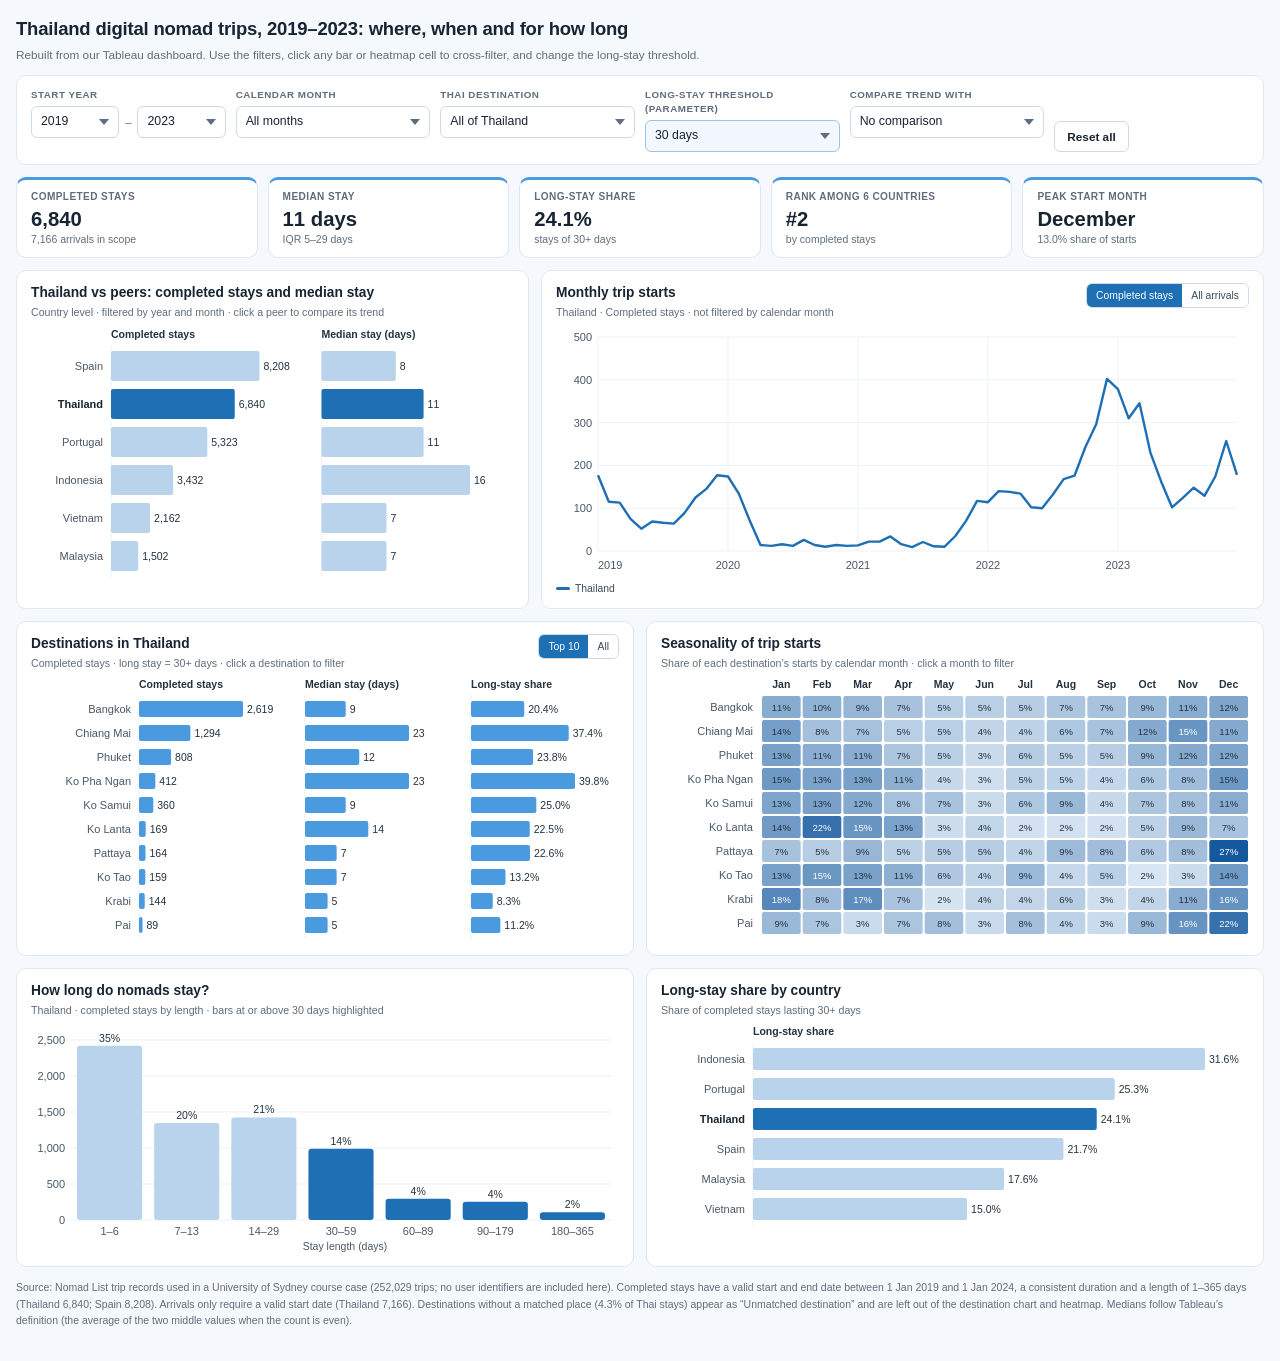
<file: dashboards/thailand-nomad.html>
<!doctype html>
<html lang="en">
<head>
<meta charset="utf-8">
<meta name="viewport" content="width=device-width, initial-scale=1">
<title>Thailand Digital Nomad Dashboard · Zimeng Liu</title>
<meta name="robots" content="noindex">
<style>
:root{--bg:#f5f9fd;--surface:#fff;--text:#172433;--muted:#5f6d7c;--line:#dfe8f1;--grid:#edf2f7;
--th:#1f6fb5;--th-soft:#4a9ae0;--peer:#b9d3ec;--peer-dark:#7fa9d1;--dim:#dbe7f3;--sel:#0f4c86;}
*{box-sizing:border-box}
html,body{margin:0;background:var(--bg);color:var(--text);font-family:Inter,ui-sans-serif,-apple-system,BlinkMacSystemFont,"Segoe UI",Roboto,"PingFang SC","Microsoft YaHei",Helvetica,Arial,sans-serif;font-size:14px;line-height:1.45}
.wrap{max-width:1400px;margin:0 auto;padding:16px 16px 22px}
.top{display:flex;flex-wrap:wrap;gap:10px 18px;align-items:flex-end;justify-content:space-between;margin-bottom:12px}
.top h1{margin:0 0 3px;font-size:1.32rem;letter-spacing:-.01em}
.top p{margin:0;color:var(--muted);font-size:.84rem}
.filters{display:grid;grid-template-columns:repeat(6,minmax(0,1fr));gap:10px;background:var(--surface);border:1px solid var(--line);border-radius:10px;padding:12px 14px;margin-bottom:12px}
.f label{display:block;font-size:.7rem;font-weight:700;letter-spacing:.05em;text-transform:uppercase;color:var(--muted);margin-bottom:4px}
.f select{width:100%;font:inherit;font-size:.88rem;padding:6px 28px 6px 9px;border:1px solid #cddbe8;border-radius:6px;background:#fff url("data:image/svg+xml,%3Csvg xmlns='http://www.w3.org/2000/svg' width='10' height='6'%3E%3Cpath d='M0 0l5 6 5-6z' fill='%235f6d7c'/%3E%3C/svg%3E") no-repeat right 9px center;appearance:none;-webkit-appearance:none;color:var(--text)}
.f select:focus{outline:2px solid var(--th-soft);outline-offset:1px}
.f.param select{border-color:#9cc3e8;background-color:#f2f8fe}
.f .pair{display:grid;grid-template-columns:1fr auto 1fr;gap:6px;align-items:center}
.f .pair span{color:var(--muted);font-size:.8rem}
.f.actions{display:flex;align-items:flex-end;gap:8px}
.btn{font:inherit;font-size:.84rem;font-weight:600;border:1px solid #cddbe8;background:#fff;color:var(--text);border-radius:6px;padding:6px 12px;cursor:pointer;white-space:nowrap}
.btn:hover{border-color:var(--th-soft);color:var(--th)}
.chip{display:none;align-items:center;gap:6px;font-size:.8rem;background:#e9f3fd;color:var(--sel);border-radius:999px;padding:5px 10px;font-weight:600}
.chip.on{display:inline-flex}
.chip button{border:0;background:none;color:inherit;cursor:pointer;font-size:.9rem;padding:0 0 0 2px;line-height:1}
.kpis{display:grid;grid-template-columns:repeat(5,minmax(0,1fr));gap:10px;margin-bottom:12px}
.kpi{background:var(--surface);border:1px solid var(--line);border-top:3px solid var(--th-soft);border-radius:10px;padding:10px 14px}
.kpi small{display:block;font-size:.72rem;color:var(--muted);font-weight:600;text-transform:uppercase;letter-spacing:.04em}
.kpi strong{display:block;font-size:1.45rem;line-height:1.25;margin-top:2px}
.kpi em{display:block;font-style:normal;font-size:.75rem;color:var(--muted)}
.grid{display:grid;grid-template-columns:repeat(12,minmax(0,1fr));gap:12px}
.panel{background:var(--surface);border:1px solid var(--line);border-radius:10px;padding:12px 14px;min-width:0}
.s5{grid-column:span 5}.s7{grid-column:span 7}.s6{grid-column:span 6}
.ph{display:flex;justify-content:space-between;align-items:flex-start;gap:8px;flex-wrap:wrap;margin-bottom:6px}
.ph h2{margin:0;font-size:.98rem}
.ph p{margin:2px 0 0;font-size:.76rem;color:var(--muted)}
.seg{display:inline-flex;border:1px solid #cddbe8;border-radius:6px;overflow:hidden}
.seg button{font:inherit;font-size:.74rem;border:0;background:#fff;color:#3c4a59;padding:4px 9px;cursor:pointer}
.seg button.on{background:var(--th);color:#fff}
.mini-select{font:inherit;font-size:.76rem;padding:3px 6px;border:1px solid #cddbe8;border-radius:6px;background:#fff;color:var(--text)}
svg{display:block;width:100%;height:auto;overflow:visible}
svg text{font-size:11px;fill:#4a5866}
svg .val{font-size:10.5px;fill:#24323f}
svg .hdr{font-size:10.5px;font-weight:700;fill:#24323f}
svg .axis line,svg .gl{stroke:var(--grid)}
svg .mark{cursor:pointer;transition:opacity .15s}
svg .row:hover .mark{opacity:.85}
svg .hit{fill:transparent;cursor:pointer}
.legend{display:flex;flex-wrap:wrap;gap:4px 14px;font-size:.74rem;color:#3c4a59;margin-top:4px}
.legend i{display:inline-block;width:14px;height:3px;border-radius:2px;margin-right:5px;vertical-align:middle}
.tip{position:fixed;pointer-events:none;background:#fff;border:1px solid #c9d6e3;box-shadow:0 6px 18px rgba(20,60,110,.14);color:var(--text);font-size:.78rem;padding:7px 10px;border-radius:6px;z-index:10;display:none;max-width:260px}
.tip b{font-weight:700}
.tip .k{color:var(--muted)}
.notes{margin-top:12px;font-size:.75rem;color:var(--muted);line-height:1.55}
.notes a{color:inherit}
.empty{font-size:.82rem;color:var(--muted);padding:30px 0;text-align:center}
.embedded .top h1,.embedded .top p{display:none}.embedded .top{min-height:0;margin-bottom:0}.embedded .chip.on{margin-bottom:10px}
@media(max-width:1100px){.filters{grid-template-columns:repeat(3,minmax(0,1fr))}.kpis{grid-template-columns:repeat(3,minmax(0,1fr))}.s5,.s7,.s6{grid-column:span 12}}
@media(max-width:640px){.filters{grid-template-columns:1fr 1fr}.kpis{grid-template-columns:1fr 1fr}.kpi strong{font-size:1.2rem}.top h1{font-size:1.1rem}.f.actions{grid-column:span 2}}
</style>
</head>
<body>
<div class="wrap" id="wrap">

  <div class="top">
    <div>
      <h1 data-t="title"></h1>
      <p data-t="subtitle"></p>
    </div>
    <span class="chip" id="selChip"><span id="selChipText"></span><button type="button" id="selChipClear" aria-label="Clear selection">×</button></span>
  </div>

  <div class="filters" role="group" aria-label="Filters">
    <div class="f">
      <label data-t="fYear"></label>
      <div class="pair"><select id="y0"></select><span>–</span><select id="y1"></select></div>
    </div>
    <div class="f">
      <label for="month" data-t="fMonth"></label>
      <select id="month"></select>
    </div>
    <div class="f">
      <label for="dest" data-t="fDest"></label>
      <select id="dest"></select>
    </div>
    <div class="f param">
      <label for="thr" data-t="fThr"></label>
      <select id="thr"></select>
    </div>
    <div class="f">
      <label for="cmp" data-t="fCmp"></label>
      <select id="cmp"></select>
    </div>
    <div class="f actions">
      <button class="btn" type="button" id="reset" data-t="reset"></button>
    </div>
  </div>

  <div class="kpis" id="kpis"></div>

  <div class="grid">
    <section class="panel s5">
      <div class="ph"><div><h2 data-t="pPeers"></h2><p id="pPeersSub"></p></div></div>
      <div id="peers"></div>
    </section>

    <section class="panel s7">
      <div class="ph">
        <div><h2 data-t="pTrend"></h2><p id="pTrendSub"></p></div>
        <div class="seg" id="scopeSeg">
          <button type="button" data-scope="completed" class="on" data-t="scCompleted"></button>
          <button type="button" data-scope="arrival" data-t="scArrival"></button>
        </div>
      </div>
      <div id="trend"></div>
      <div class="legend" id="trendLegend"></div>
    </section>

    <section class="panel s6">
      <div class="ph">
        <div><h2 data-t="pDest"></h2><p id="pDestSub"></p></div>
        <div class="seg" id="topSeg">
          <button type="button" data-top="10" class="on">Top 10</button>
          <button type="button" data-top="99" data-t="all"></button>
        </div>
      </div>
      <div id="destChart"></div>
    </section>

    <section class="panel s6">
      <div class="ph"><div><h2 data-t="pHeat"></h2><p id="pHeatSub"></p></div></div>
      <div id="heat"></div>
    </section>

    <section class="panel s6">
      <div class="ph"><div><h2 data-t="pDist"></h2><p id="pDistSub"></p></div></div>
      <div id="dist"></div>
    </section>

    <section class="panel s6">
      <div class="ph"><div><h2 data-t="pLong"></h2><p id="pLongSub"></p></div></div>
      <div id="longPeers"></div>
    </section>
  </div>

  <p class="notes" id="notes"></p>
</div>
<div class="tip" id="tip"></div>

<script src="thailand-nomad-data.js"></script>
<script>
(function () {
  "use strict";

  /* ---------------- language ---------------- */
  const LANG = new URLSearchParams(location.search).get("lang") === "zh" ? "zh" : "en";
  document.documentElement.lang = LANG === "zh" ? "zh-CN" : "en";
  if (window.parent !== window) document.body.classList.add("embedded");
  const T = {
    en: {
      title: "Thailand digital nomad trips, 2019–2023: where, when and for how long",
      subtitle: "Rebuilt from our Tableau dashboard. Use the filters, click any bar or heatmap cell to cross-filter, and change the long-stay threshold.",
      fYear: "Start year", fMonth: "Calendar month", fDest: "Thai destination", fThr: "Long-stay threshold (parameter)", fCmp: "Compare trend with",
      reset: "Reset all", all: "All", allMonths: "All months", allThailand: "All of Thailand", none: "No comparison",
      days: "days", dShort: "d",
      kStays: "Completed stays", kMedian: "Median stay", kLong: "Long-stay share", kShare: "Share of Thailand", kRank: "Rank among 6 countries", kPeak: "Peak start month",
      kArr: "arrivals in scope", kQ: "IQR", kLongSub: "stays of {t}+ days", kShareSub: "of Thai completed stays", kRankSub: "by completed stays", kPeakSub: "share of starts",
      pPeers: "Thailand vs peers: completed stays and median stay",
      pPeersSub: "Country level · filtered by year and month · click a peer to compare its trend",
      pTrend: "Monthly trip starts",
      pTrendSub: "{who} · not filtered by calendar month",
      scCompleted: "Completed stays", scArrival: "All arrivals",
      pDest: "Destinations in Thailand",
      pDestSub: "Completed stays · long stay = {t}+ days · click a destination to filter",
      pHeat: "Seasonality of trip starts",
      pHeatSub: "Share of each destination’s starts by calendar month · click a month to filter",
      pDist: "How long do nomads stay?",
      pDistSub: "{who} · completed stays by length · bars at or above {t} days highlighted",
      pLong: "Long-stay share by country",
      pLongSub: "Share of completed stays lasting {t}+ days",
      hTrips: "Completed stays", hMedian: "Median stay (days)", hLong: "Long-stay share", sTrips: "Stays", sMedian: "Median (d)", sLong: "Long stay",
      trips: "Trips", median: "Median stay", longShare: "Long-stay share", share: "Share of row",
      noData: "No trips match the current filters.",
      notes: "Source: Nomad List trip records used in a University of Sydney course case (252,029 trips; no user identifiers are included here). Completed stays have a valid start and end date between 1 Jan 2019 and 1 Jan 2024, a consistent duration and a length of 1–365 days (Thailand 6,840; Spain 8,208). Arrivals only require a valid start date (Thailand 7,166). Destinations without a matched place (4.3% of Thai stays) appear as “Unmatched destination” and are left out of the destination chart and heatmap. Medians follow Tableau’s definition (the average of the two middle values when the count is even).",
      months: ["Jan","Feb","Mar","Apr","May","Jun","Jul","Aug","Sep","Oct","Nov","Dec"],
      monthsLong: ["January","February","March","April","May","June","July","August","September","October","November","December"],
      thailand: "Thailand"
    },
    zh: {
      title: "泰国数字游民出行（2019—2023）：去哪里、什么时候、待多久",
      subtitle: "根据小组 Tableau 看板重建。可使用筛选器，点击任意柱形或热力图单元格进行联动筛选，并调整“长期停留阈值”参数。",
      fYear: "出发年份", fMonth: "出发月份", fDest: "泰国目的地", fThr: "长期停留阈值（参数）", fCmp: "趋势对比国家",
      reset: "全部重置", all: "全部", allMonths: "全部月份", allThailand: "泰国全部", none: "不对比",
      days: "天", dShort: "天",
      kStays: "完成行程", kMedian: "停留天数中位数", kLong: "长期停留占比", kShare: "占泰国比例", kRank: "6 国中排名", kPeak: "出发高峰月",
      kArr: "条到达记录", kQ: "四分位距", kLongSub: "停留 {t} 天及以上", kShareSub: "占泰国完成行程", kRankSub: "按完成行程数", kPeakSub: "占出发次数",
      pPeers: "泰国与竞争目的地：完成行程数与停留中位数",
      pPeersSub: "国家层面 · 受年份与月份筛选 · 点击竞争国家可对比其趋势",
      pTrend: "每月出发行程",
      pTrendSub: "{who} · 不受出发月份筛选",
      scCompleted: "完成行程", scArrival: "全部到达",
      pDest: "泰国各目的地",
      pDestSub: "完成行程 · 长期停留 = {t} 天及以上 · 点击目的地进行筛选",
      pHeat: "出发季节性",
      pHeatSub: "各目的地出发次数在 12 个月中的占比 · 点击月份进行筛选",
      pDist: "数字游民停留多久？",
      pDistSub: "{who} · 完成行程按停留天数分布 · {t} 天及以上高亮",
      pLong: "各国长期停留占比",
      pLongSub: "停留 {t} 天及以上的完成行程占比",
      hTrips: "完成行程", hMedian: "停留中位数（天）", hLong: "长期停留占比", sTrips: "行程", sMedian: "中位数", sLong: "长住占比",
      trips: "行程数", median: "停留中位数", longShare: "长期停留占比", share: "行内占比",
      noData: "当前筛选条件下没有行程。",
      notes: "数据来源：悉尼大学课程案例中的 Nomad List 行程记录（252,029 条；此处不含任何用户标识）。完成行程指起止日期均有效且位于 2019-01-01 至 2024-01-01 之间、时长一致、停留 1—365 天（泰国 6,840 条，西班牙 8,208 条）；到达口径只要求出发日期有效（泰国 7,166 条）。未匹配到地点的行程（占泰国行程 4.3%）显示为“未匹配目的地”，不纳入目的地图表与热力图。中位数采用 Tableau 的定义（数量为偶数时取中间两个值的平均）。",
      months: ["1月","2月","3月","4月","5月","6月","7月","8月","9月","10月","11月","12月"],
      monthsLong: ["1 月","2 月","3 月","4 月","5 月","6 月","7 月","8 月","9 月","10 月","11 月","12 月"],
      thailand: "泰国"
    }
  }[LANG];
  const fmt = n => Number(n).toLocaleString("en-US");
  const pct = (x, d = 1) => (x * 100).toFixed(d) + "%";
  const sub = (s, o) => s.replace(/\{(\w+)\}/g, (_, k) => o[k]);
  const $ = id => document.getElementById(id);
  document.querySelectorAll("[data-t]").forEach(el => { el.textContent = T[el.dataset.t]; });

  /* ---------------- data ---------------- */
  const D = window.NOMAD_DATA;
  const COUNTRIES = LANG === "zh" ? D.countriesZh : D.countries;
  const DESTS = LANG === "zh" ? D.destZh : D.dest;
  const UNMATCHED = D.dest.length - 1;
  const N = D.rows.length / 5;
  const rc = new Int8Array(N), rd = new Int8Array(N), rym = new Int16Array(N), rdu = new Int16Array(N), rn = new Int32Array(N);
  for (let i = 0; i < N; i++) {
    rc[i] = D.rows[i * 5]; rd[i] = D.rows[i * 5 + 1]; rym[i] = D.rows[i * 5 + 2]; rdu[i] = D.rows[i * 5 + 3]; rn[i] = D.rows[i * 5 + 4];
  }
  const YEARS = [2019, 2020, 2021, 2022, 2023];
  const THRESHOLDS = [7, 14, 30, 60, 90, 180];
  const BINS = [[1, 6], [7, 13], [14, 29], [30, 59], [60, 89], [90, 179], [180, 365]];

  /* ---------------- state ---------------- */
  const S = { y0: 2019, y1: 2023, month: -1, dest: -1, thr: 30, cmp: -1, scope: "completed", top: 10 };

  function fill(sel, items, value) {
    sel.innerHTML = items.map(([v, t]) => `<option value="${v}">${t}</option>`).join("");
    sel.value = String(value);
  }
  fill($("y0"), YEARS.map(y => [y, y]), S.y0);
  fill($("y1"), YEARS.map(y => [y, y]), S.y1);
  fill($("month"), [[-1, T.allMonths]].concat(T.monthsLong.map((m, i) => [i, m])), S.month);
  fill($("dest"), [[-1, T.allThailand]].concat(DESTS.map((d, i) => [i, d])), S.dest);
  fill($("thr"), THRESHOLDS.map(t => [t, `${t} ${T.days}`]), S.thr);
  fill($("cmp"), [[-1, T.none]].concat(COUNTRIES.slice(1).map((c, i) => [i + 1, c])), S.cmp);

  /* ---------------- aggregation helpers ---------------- */
  function inYears(ym) { const y = 2019 + Math.floor(ym / 12); return y >= S.y0 && y <= S.y1; }
  function inMonth(ym) { return S.month < 0 || ym % 12 === S.month; }

  // weighted median following Tableau (average of the two middle values for even counts)
  function stats(hist) {
    const keys = Object.keys(hist).map(Number).sort((a, b) => a - b);
    let total = 0; keys.forEach(k => { total += hist[k]; });
    if (!total) return { n: 0, median: null, q1: null, q3: null, long: 0 };
    const at = pos => { let acc = 0; for (const k of keys) { acc += hist[k]; if (acc >= pos) return k; } return keys[keys.length - 1]; };
    const median = total % 2 ? at((total + 1) / 2) : (at(total / 2) + at(total / 2 + 1)) / 2;
    let long = 0; keys.forEach(k => { if (k >= S.thr) long += hist[k]; });
    return { n: total, median, q1: at(Math.ceil(total * 0.25)), q3: at(Math.ceil(total * 0.75)), long: long / total };
  }
  function histFor(pred) {
    const h = {};
    for (let i = 0; i < N; i++) { if (rdu[i] < 0 || !pred(i)) continue; h[rdu[i]] = (h[rdu[i]] || 0) + rn[i]; }
    return h;
  }
  const destPred = i => S.dest < 0 || rd[i] === S.dest;

  // draw charts at (close to) their on-screen width so text stays readable on phones
  function fitW(el, max) { const w = el.clientWidth || max; return Math.max(300, Math.min(max, Math.round(w))); }

  /* ---------------- tooltip ---------------- */
  const tip = $("tip");
  function showTip(e, html) {
    tip.innerHTML = html; tip.style.display = "block";
    const r = tip.getBoundingClientRect();
    let x = e.clientX + 14, y = e.clientY + 14;
    if (x + r.width > innerWidth - 6) x = e.clientX - r.width - 14;
    if (y + r.height > innerHeight - 6) y = e.clientY - r.height - 14;
    tip.style.left = Math.max(6, x) + "px"; tip.style.top = Math.max(6, y) + "px";
  }
  function hideTip() { tip.style.display = "none"; }
  function bindTips(root) {
    root.querySelectorAll("[data-tip]").forEach(el => {
      el.addEventListener("mousemove", e => showTip(e, el.getAttribute("data-tip")));
      el.addEventListener("mouseleave", hideTip);
    });
  }
  const esc = s => String(s).replace(/&/g, "&amp;").replace(/"/g, "&quot;").replace(/</g, "&lt;");
  const tipHtml = (title, rows) => esc(`<b>${title}</b>` + rows.map(([k, v]) => `<br><span class="k">${k}:</span> <b>${v}</b>`).join(""));

  /* ---------------- KPIs ---------------- */
  function renderKpis() {
    const base = i => rc[i] === 0 && inYears(rym[i]) && inMonth(rym[i]);
    const st = stats(histFor(i => base(i) && destPred(i)));
    let arrivals = 0; for (let i = 0; i < N; i++) if (base(i) && destPred(i)) arrivals += rn[i];
    let fourth;
    if (S.dest >= 0) {
      const all = stats(histFor(base));
      fourth = [T.kShare, all.n ? pct(st.n / all.n) : "–", T.kShareSub];
    } else {
      const counts = COUNTRIES.map((_, c) => stats(histFor(i => rc[i] === c && inYears(rym[i]) && inMonth(rym[i]))).n);
      const rank = 1 + counts.filter(v => v > counts[0]).length;
      fourth = [T.kRank, `#${rank}`, T.kRankSub];
    }
    // peak month (ignores month filter)
    const byM = new Array(12).fill(0); let tot = 0;
    for (let i = 0; i < N; i++) if (rc[i] === 0 && rdu[i] >= 0 && inYears(rym[i]) && destPred(i)) { byM[rym[i] % 12] += rn[i]; tot += rn[i]; }
    const pk = byM.indexOf(Math.max(...byM));
    const cards = [
      [T.kStays, fmt(st.n), `${fmt(arrivals)} ${T.kArr}`],
      [T.kMedian, st.median == null ? "–" : `${st.median} ${T.days}`, st.q1 == null ? "" : `${T.kQ} ${st.q1}–${st.q3} ${T.days}`],
      [T.kLong, st.n ? pct(st.long) : "–", sub(T.kLongSub, { t: S.thr })],
      fourth,
      [T.kPeak, tot ? T.monthsLong[pk] : "–", tot ? `${pct(byM[pk] / tot)} ${T.kPeakSub}` : ""]
    ];
    $("kpis").innerHTML = cards.map(([k, v, s]) => `<div class="kpi"><small>${k}</small><strong>${v}</strong><em>${s}</em></div>`).join("");
  }

  /* ---------------- generic horizontal bar columns ---------------- */
  // rows: [{label, key, values:[...], color, dim}], cols: [{title, max, fmt}]
  function barColumns(el, rows, cols, opts) {
    if (!rows.length) { el.innerHTML = `<p class="empty">${T.noData}</p>`; return; }
    const W = fitW(el, opts.W || 640), labelW = opts.labelW || 110, gap = 18, rowH = opts.rowH || 24, top = 20;
    const colW = (W - labelW - gap * (cols.length - 1)) / cols.length;
    const H = top + rows.length * rowH + 6;
    let s = `<svg viewBox="0 0 ${W} ${H}" role="img" aria-label="${esc(opts.aria || "")}">`;
    cols.forEach((c, j) => {
      const x0 = labelW + j * (colW + gap);
      s += `<text class="hdr" x="${x0}" y="11">${colW < 120 && c.short ? c.short : c.title}</text>`;
      s += `<line class="gl" x1="${x0}" x2="${x0}" y1="${top - 2}" y2="${H - 4}"/>`;
    });
    rows.forEach((r, i) => {
      const y = top + i * rowH;
      s += `<g class="row" data-key="${r.key}" data-tip="${r.tip}">`;
      s += `<rect class="hit" x="0" y="${y}" width="${W}" height="${rowH}"/>`;
      s += `<text x="${labelW - 8}" y="${y + rowH / 2 + 4}" text-anchor="end" style="${r.bold ? "font-weight:700;fill:#172433" : ""}">${esc(r.label)}</text>`;
      cols.forEach((c, j) => {
        const x0 = labelW + j * (colW + gap), v = r.values[j];
        const len = c.max > 0 && v != null ? Math.max(1.5, (v / c.max) * (colW - 44)) : 0;
        s += `<rect class="mark" x="${x0}" y="${y + 4}" width="${len}" height="${rowH - 8}" rx="2" fill="${r.color}" opacity="${r.dim ? 0.35 : 1}"/>`;
        s += `<text class="val" x="${x0 + len + 4}" y="${y + rowH / 2 + 4}">${v == null ? "–" : c.fmt(v)}</text>`;
      });
      s += `</g>`;
    });
    el.innerHTML = s + `</svg>`;
    el.querySelectorAll(".row").forEach(g => g.addEventListener("click", () => opts.onClick && opts.onClick(+g.dataset.key)));
    bindTips(el);
  }

  /* ---------------- peers ---------------- */
  function countryStats() {
    return COUNTRIES.map((name, c) => ({ c, name, ...stats(histFor(i => rc[i] === c && inYears(rym[i]) && inMonth(rym[i]))) }));
  }
  function renderPeers(cs) {
    const rows = cs.slice().sort((a, b) => b.n - a.n).map(r => ({
      key: r.c, label: r.name, bold: r.c === 0,
      values: [r.n, r.median],
      color: r.c === 0 ? "var(--th)" : (r.c === S.cmp ? "var(--peer-dark)" : "var(--peer)"),
      dim: S.cmp > 0 && r.c !== 0 && r.c !== S.cmp,
      tip: tipHtml(r.name, [[T.hTrips, fmt(r.n)], [T.median, r.median == null ? "–" : `${r.median} ${T.days}`], [T.longShare + ` (${S.thr}+)`, r.n ? pct(r.long) : "–"]])
    }));
    barColumns($("peers"), rows, [
      { title: T.hTrips, max: Math.max(...cs.map(r => r.n)), fmt },
      { title: T.hMedian, max: Math.max(...cs.map(r => r.median || 0)), fmt: v => String(v) }
    ], { W: 500, labelW: 80, rowH: 38, aria: T.pPeers, onClick: c => { S.cmp = c === 0 || c === S.cmp ? -1 : c; $("cmp").value = S.cmp; render(); } });
    $("pPeersSub").textContent = T.pPeersSub;
  }

  function renderLongPeers(cs) {
    const rows = cs.slice().sort((a, b) => b.long - a.long).map(r => ({
      key: r.c, label: r.name, bold: r.c === 0, values: [r.long],
      color: r.c === 0 ? "var(--th)" : "var(--peer)", dim: false,
      tip: tipHtml(r.name, [[T.longShare + ` (${S.thr}+)`, pct(r.long)], [T.hTrips, fmt(r.n)]])
    }));
    barColumns($("longPeers"), rows, [{ title: T.hLong, max: Math.max(...cs.map(r => r.long), 0.001), fmt: v => pct(v) }],
      { labelW: 92, rowH: 30, aria: T.pLong });
    $("pLongSub").textContent = sub(T.pLongSub, { t: S.thr });
  }

  /* ---------------- destinations ---------------- */
  function renderDest() {
    const ds = DESTS.map((name, d) => ({ d, name, ...stats(histFor(i => rc[i] === 0 && rd[i] === d && inYears(rym[i]) && inMonth(rym[i]))) }))
      .filter(r => r.d !== UNMATCHED && r.n > 0).sort((a, b) => b.n - a.n);
    let list = ds.slice(0, S.top);
    if (S.dest >= 0 && S.dest !== UNMATCHED && !list.some(r => r.d === S.dest)) {
      const extra = ds.find(r => r.d === S.dest); if (extra) list = list.concat(extra);
    }
    const rows = list.map(r => ({
      key: r.d, label: r.name, bold: r.d === S.dest, values: [r.n, r.median, r.long],
      color: r.d === S.dest ? "var(--sel)" : "var(--th-soft)", dim: S.dest >= 0 && r.d !== S.dest,
      tip: tipHtml(r.name, [[T.hTrips, fmt(r.n)], [T.median, `${r.median} ${T.days}`], [T.longShare + ` (${S.thr}+)`, pct(r.long)]])
    }));
    barColumns($("destChart"), rows, [
      { title: T.hTrips, short: T.sTrips, max: Math.max(...list.map(r => r.n), 1), fmt },
      { title: T.hMedian, short: T.sMedian, max: Math.max(...list.map(r => r.median || 0), 1), fmt: v => String(v) },
      { title: T.hLong, short: T.sLong, max: Math.max(...list.map(r => r.long), 0.001), fmt: v => pct(v) }
    ], { labelW: $("destChart").clientWidth < 500 ? 92 : 108, rowH: 24, aria: T.pDest, onClick: d => setDest(S.dest === d ? -1 : d) });
    $("pDestSub").textContent = sub(T.pDestSub, { t: S.thr });
  }

  /* ---------------- monthly trend ---------------- */
  function seriesFor(pred) {
    const arr = new Array(60).fill(0);
    for (let i = 0; i < N; i++) if (pred(i)) arr[rym[i]] += rn[i];
    return arr;
  }
  function renderTrend() {
    const scopeOk = i => S.scope === "arrival" ? true : rdu[i] >= 0;
    const who = S.dest >= 0 ? DESTS[S.dest] : T.thailand;
    const series = [{ name: who, color: S.dest >= 0 ? "var(--sel)" : "var(--th)", data: seriesFor(i => rc[i] === 0 && destPred(i) && scopeOk(i)), w: 2.4 }];
    if (S.cmp > 0) series.push({ name: COUNTRIES[S.cmp], color: "var(--peer-dark)", data: seriesFor(i => rc[i] === S.cmp && rdu[i] >= 0), w: 1.8, dash: "5 4" });
    const m0 = (S.y0 - 2019) * 12, m1 = (S.y1 - 2019) * 12 + 11, n = m1 - m0 + 1;
    const W = fitW($("trend"), 760), H = W < 500 ? 210 : 250, L = 42, R = 12, Tp = 10, B = 26;
    const max = Math.max(1, ...series.flatMap(s => s.data.slice(m0, m1 + 1)));
    const nice = niceMax(max), x = k => L + (n === 1 ? (W - L - R) / 2 : (k - m0) * (W - L - R) / (n - 1)), y = v => Tp + (1 - v / nice) * (H - Tp - B);
    let s = `<svg viewBox="0 0 ${W} ${H}" role="img" aria-label="${esc(T.pTrend)}">`;
    const tc = tickCount(nice); for (let g = 0; g <= tc; g++) { const v = nice * g / tc; s += `<line class="gl" x1="${L}" x2="${W - R}" y1="${y(v)}" y2="${y(v)}"/><text x="${L - 6}" y="${y(v) + 4}" text-anchor="end">${fmt(Math.round(v))}</text>`; }
    for (let yr = S.y0; yr <= S.y1; yr++) { const k = (yr - 2019) * 12; s += `<line class="gl" x1="${x(k)}" x2="${x(k)}" y1="${Tp}" y2="${H - B}"/><text x="${x(k)}" y="${H - 8}" text-anchor="${yr === S.y0 ? "start" : "middle"}">${yr}</text>`; }
    if (S.month >= 0) for (let k = m0; k <= m1; k++) if (k % 12 === S.month) s += `<rect x="${x(k) - 3}" y="${Tp}" width="6" height="${H - Tp - B}" fill="#e9f3fd"/>`;
    series.forEach(se => {
      const pts = []; for (let k = m0; k <= m1; k++) pts.push(`${x(k).toFixed(1)},${y(se.data[k]).toFixed(1)}`);
      s += `<polyline fill="none" stroke="${se.color}" stroke-width="${se.w}" ${se.dash ? `stroke-dasharray="${se.dash}"` : ""} stroke-linejoin="round" points="${pts.join(" ")}"/>`;
    });
    // hover columns
    const colW = (W - L - R) / Math.max(1, n - 1);
    for (let k = m0; k <= m1; k++) {
      const label = `${T.monthsLong[k % 12]} ${2019 + Math.floor(k / 12)}`;
      const tipText = tipHtml(label, series.map(se => [se.name, fmt(se.data[k])]));
      s += `<rect class="hit" x="${x(k) - colW / 2}" y="${Tp}" width="${colW}" height="${H - Tp - B}" data-tip="${tipText}" data-k="${k}"/>`;
    }
    s += `<line id="hoverLine" x1="0" x2="0" y1="${Tp}" y2="${H - B}" stroke="#9fb6cc" stroke-dasharray="3 3" visibility="hidden"/>`;
    $("trend").innerHTML = s + `</svg>`;
    const hl = $("hoverLine");
    $("trend").querySelectorAll("[data-k]").forEach(r => {
      r.addEventListener("mouseenter", () => { const xx = x(+r.dataset.k); hl.setAttribute("x1", xx); hl.setAttribute("x2", xx); hl.setAttribute("visibility", "visible"); });
      r.addEventListener("mouseleave", () => hl.setAttribute("visibility", "hidden"));
    });
    bindTips($("trend"));
    $("trendLegend").innerHTML = series.map(se => `<span><i style="background:${se.color}"></i>${esc(se.name)}</span>`).join("");
    $("pTrendSub").textContent = sub(T.pTrendSub, { who: `${who} · ${S.scope === "arrival" ? T.scArrival : T.scCompleted}` });
  }
  function tickCount(nice) { const st = nice / 5; return Number.isInteger(st) && /^[125]/.test(String(st)) ? 5 : 4; }
  function niceMax(v) { const p = Math.pow(10, Math.floor(Math.log10(v))); const m = v / p; return (m <= 1 ? 1 : m <= 2 ? 2 : m <= 2.5 ? 2.5 : m <= 5 ? 5 : 10) * p; }

  /* ---------------- heatmap ---------------- */
  function renderHeat() {
    const ds = DESTS.map((name, d) => {
      const m = new Array(12).fill(0); let tot = 0;
      for (let i = 0; i < N; i++) if (rc[i] === 0 && rd[i] === d && rdu[i] >= 0 && inYears(rym[i])) { m[rym[i] % 12] += rn[i]; tot += rn[i]; }
      return { d, name, m, tot };
    }).filter(r => r.d !== UNMATCHED && r.tot > 0).sort((a, b) => b.tot - a.tot);
    let list = ds.slice(0, 10);
    if (S.dest >= 0 && S.dest !== UNMATCHED && !list.some(r => r.d === S.dest)) { const e = ds.find(r => r.d === S.dest); if (e) list = list.concat(e); }
    if (!list.length) { $("heat").innerHTML = `<p class="empty">${T.noData}</p>`; return; }
    const W = fitW($("heat"), 640), L = W < 500 ? 84 : 100, Tp = 18, cw = (W - L) / 12, ch = 24, H = Tp + list.length * ch + 4;
    let maxShare = 0; list.forEach(r => r.m.forEach(v => { maxShare = Math.max(maxShare, v / r.tot); }));
    const color = t => { // light-blue sequential
      const a = [238, 245, 252], b = [20, 88, 158]; const k = Math.pow(Math.min(1, t), 0.85);
      return `rgb(${a.map((av, i) => Math.round(av + (b[i] - av) * k)).join(",")})`;
    };
    let s = `<svg viewBox="0 0 ${W} ${H}" role="img" aria-label="${esc(T.pHeat)}">`;
    T.months.forEach((mn, j) => {
      s += `<text class="hdr" x="${L + j * cw + cw / 2}" y="11" text-anchor="middle" style="cursor:pointer;${cw < 30 ? "font-size:9px;" : ""}${S.month === j ? "fill:#0f4c86;text-decoration:underline" : ""}" data-month="${j}">${mn}</text>`;
    });
    list.forEach((r, i) => {
      const y = Tp + i * ch, dim = S.dest >= 0 && r.d !== S.dest;
      s += `<text x="${L - 8}" y="${y + ch / 2 + 4}" text-anchor="end" style="cursor:pointer;${r.d === S.dest ? "font-weight:700;fill:#172433" : ""}" data-dest="${r.d}">${esc(r.name)}</text>`;
      r.m.forEach((v, j) => {
        const sh = v / r.tot, t = maxShare ? sh / maxShare : 0;
        const op = (dim ? 0.3 : 1) * (S.month >= 0 && S.month !== j ? 0.45 : 1);
        s += `<rect class="mark" x="${L + j * cw + 1}" y="${y + 1}" width="${cw - 2}" height="${ch - 2}" rx="2" fill="${color(t)}" opacity="${op}" data-month="${j}" data-tip="${tipHtml(`${r.name} · ${T.monthsLong[j]}`, [[T.share, pct(sh)], [T.trips, fmt(v)]])}"/>`;
        if (cw > 34) s += `<text x="${L + j * cw + cw / 2}" y="${y + ch / 2 + 4}" text-anchor="middle" style="pointer-events:none;font-size:9.5px;fill:${t > 0.55 ? "#fff" : "#24323f"};opacity:${op}">${Math.round(sh * 100)}%</text>`;
      });
    });
    $("heat").innerHTML = s + `</svg>`;
    $("heat").querySelectorAll("[data-month]").forEach(el => el.addEventListener("click", () => { const j = +el.dataset.month; S.month = S.month === j ? -1 : j; $("month").value = S.month; render(); }));
    $("heat").querySelectorAll("text[data-dest]").forEach(el => el.addEventListener("click", () => { const d = +el.dataset.dest; setDest(S.dest === d ? -1 : d); }));
    bindTips($("heat"));
    $("pHeatSub").textContent = T.pHeatSub;
  }

  /* ---------------- stay distribution ---------------- */
  function renderDist() {
    const h = histFor(i => rc[i] === 0 && destPred(i) && inYears(rym[i]) && inMonth(rym[i]));
    const counts = BINS.map(([a, b]) => { let c = 0; for (let k = a; k <= b; k++) c += h[k] || 0; return c; });
    const tot = counts.reduce((a, b) => a + b, 0);
    const who = S.dest >= 0 ? DESTS[S.dest] : T.thailand;
    $("pDistSub").textContent = sub(T.pDistSub, { who, t: S.thr });
    if (!tot) { $("dist").innerHTML = `<p class="empty">${T.noData}</p>`; return; }
    const W = fitW($("dist"), 640), H = 230, L = 40, R = 8, Tp = 16, B = 34, bw = (W - L - R) / BINS.length;
    const max = niceMax(Math.max(...counts)), y = v => Tp + (1 - v / max) * (H - Tp - B);
    let s = `<svg viewBox="0 0 ${W} ${H}" role="img" aria-label="${esc(T.pDist)}">`;
    const tc = tickCount(max); for (let g = 0; g <= tc; g++) { const v = max * g / tc; s += `<line class="gl" x1="${L}" x2="${W - R}" y1="${y(v)}" y2="${y(v)}"/><text x="${L - 6}" y="${y(v) + 4}" text-anchor="end">${fmt(Math.round(v))}</text>`; }
    BINS.forEach(([a, b], j) => {
      const on = a >= S.thr, x0 = L + j * bw + 6, w = bw - 12, v = counts[j];
      s += `<rect class="mark" x="${x0}" y="${y(v)}" width="${w}" height="${H - B - y(v)}" rx="3" fill="${on ? "var(--th)" : "var(--peer)"}" data-tip="${tipHtml(`${a}–${b} ${T.days}`, [[T.trips, fmt(v)], [T.share, pct(v / tot)]])}"/>`;
      s += `<text class="val" x="${x0 + w / 2}" y="${y(v) - 4}" text-anchor="middle">${pct(v / tot, 0)}</text>`;
      s += `<text x="${x0 + w / 2}" y="${H - B + 15}" text-anchor="middle" style="${bw < 60 ? "font-size:9px" : ""}">${a}–${b}</text>`;
    });
    s += `<text x="${(W + L) / 2}" y="${H - 4}" text-anchor="middle" style="font-size:10.5px">${LANG === "zh" ? "停留天数" : "Stay length (days)"}</text>`;
    $("dist").innerHTML = s + `</svg>`;
    bindTips($("dist"));
  }

  /* ---------------- orchestration ---------------- */
  function setDest(d) { S.dest = d; $("dest").value = d; render(); }
  function render() {
    if (S.y0 > S.y1) { const t = S.y0; S.y0 = S.y1; S.y1 = t; $("y0").value = S.y0; $("y1").value = S.y1; }
    hideTip();
    const cs = countryStats();
    renderKpis(); renderPeers(cs); renderTrend(); renderDest(); renderHeat(); renderDist(); renderLongPeers(cs);
    const chip = $("selChip");
    if (S.dest >= 0) { chip.classList.add("on"); $("selChipText").textContent = DESTS[S.dest]; } else chip.classList.remove("on");
    postHeight();
  }
  $("y0").addEventListener("change", e => { S.y0 = +e.target.value; render(); });
  $("y1").addEventListener("change", e => { S.y1 = +e.target.value; render(); });
  $("month").addEventListener("change", e => { S.month = +e.target.value; render(); });
  $("dest").addEventListener("change", e => setDest(+e.target.value));
  $("thr").addEventListener("change", e => { S.thr = +e.target.value; render(); });
  $("cmp").addEventListener("change", e => { S.cmp = +e.target.value; render(); });
  $("selChipClear").addEventListener("click", () => setDest(-1));
  $("reset").addEventListener("click", () => {
    Object.assign(S, { y0: 2019, y1: 2023, month: -1, dest: -1, thr: 30, cmp: -1, scope: "completed", top: 10 });
    ["y0", "y1", "month", "dest", "thr", "cmp"].forEach(id => { $(id).value = S[id]; });
    document.querySelectorAll("#scopeSeg button").forEach(b => b.classList.toggle("on", b.dataset.scope === S.scope));
    document.querySelectorAll("#topSeg button").forEach(b => b.classList.toggle("on", +b.dataset.top === S.top));
    render();
  });
  document.querySelectorAll("#scopeSeg button").forEach(b => b.addEventListener("click", () => {
    S.scope = b.dataset.scope; document.querySelectorAll("#scopeSeg button").forEach(x => x.classList.toggle("on", x === b)); render();
  }));
  document.querySelectorAll("#topSeg button").forEach(b => b.addEventListener("click", () => {
    S.top = +b.dataset.top; document.querySelectorAll("#topSeg button").forEach(x => x.classList.toggle("on", x === b)); render();
  }));
  $("notes").textContent = T.notes;

  /* ---------------- report height to an embedding page ---------------- */
  function postHeight() {
    if (window.parent === window) return;
    const wrap = $("wrap");
    window.parent.postMessage({ type: "embed-height", height: Math.ceil(wrap.getBoundingClientRect().bottom + window.scrollY) }, "*");
  }
  window.addEventListener("load", postHeight);
  window.addEventListener("resize", postHeight);
  let lastW = innerWidth, rt;
  window.addEventListener("resize", () => { if (Math.abs(innerWidth - lastW) < 40) return; lastW = innerWidth; clearTimeout(rt); rt = setTimeout(render, 150); });
  if (window.ResizeObserver) new ResizeObserver(postHeight).observe($("wrap"));

  render();
})();
</script>
<script src="/assets/js/protect.js"></script>
</body>
</html>
</file>
<file: assets/css/styles.css>
:root{
  --bg:#f5f9fd;--surface:#fff;--text:#172433;--muted:#5f6d7c;--line:#dfe8f1;
  --accent:#4a9ae0;--accent-dark:#1f6fb5;--soft:#e9f3fd;--nav:rgba(245,249,253,.9);
  --shadow:0 18px 45px rgba(20,60,110,.08);--radius:22px;--max:1180px;
}
*{box-sizing:border-box} html{scroll-behavior:smooth} body{margin:0;background:var(--bg);color:var(--text);font-family:Inter,ui-sans-serif,-apple-system,BlinkMacSystemFont,"Segoe UI",Roboto,Helvetica,Arial,sans-serif;line-height:1.65}
a{color:inherit;text-decoration:none} img{max-width:100%;display:block} button{font:inherit}
.container{width:min(var(--max),calc(100% - 40px));margin:0 auto}.section{padding:88px 0}.section-tight{padding:50px 0}.eyebrow{display:inline-flex;align-items:center;gap:8px;color:var(--accent-dark);font-size:.78rem;font-weight:800;letter-spacing:.14em;text-transform:uppercase;margin-bottom:14px}.eyebrow:before{content:"";width:26px;height:2px;background:var(--accent)}
.nav{position:sticky;top:0;z-index:50;background:var(--nav);backdrop-filter:blur(16px);border-bottom:1px solid rgba(0,0,0,.05)}.nav-inner{min-height:74px;display:flex;align-items:center;justify-content:space-between;gap:24px}.brand{font-weight:900;letter-spacing:-.03em;font-size:1.15rem}.brand span{color:var(--accent)}.nav-links{display:flex;align-items:center;gap:8px;list-style:none;margin:0;padding:0}.nav-links a{display:block;padding:10px 12px;border-radius:999px;color:#454545;font-size:.94rem}.nav-links a:hover,.nav-links a.active{background:#fff;color:#111}.nav-cta{border:1px solid var(--line)}.menu-btn{display:none;border:0;background:transparent;font-size:1.35rem}
.hero{padding:76px 0 58px}.hero-grid{display:grid;grid-template-columns:1.12fr .88fr;gap:60px;align-items:center}.display{font-size:clamp(3.5rem,7vw,6.8rem);line-height:.94;letter-spacing:-.065em;margin:0 0 24px}.accent{color:var(--accent)}.lead{font-size:1.18rem;color:#4d4d4d;max-width:760px}.hero-kicker,.tag-row,.contact-chips{display:flex;gap:10px;flex-wrap:wrap}.pill,.tag,.contact-chip{border:1px solid var(--line);background:#fff;border-radius:999px;padding:8px 12px;font-size:.86rem}.actions{display:flex;gap:12px;flex-wrap:wrap;margin-top:28px}.btn{display:inline-flex;align-items:center;justify-content:center;padding:12px 18px;border-radius:12px;font-weight:800;border:1px solid var(--line)}.btn-primary{background:var(--text);color:#fff;border-color:var(--text)}.btn-primary:hover{background:#000}.btn-ghost{background:#fff}.btn-accent{background:var(--accent);color:#fff;border-color:var(--accent)}
.profile-shell{background:#fff;border:1px solid var(--line);border-radius:30px;padding:18px;box-shadow:var(--shadow)}.profile-img{aspect-ratio:4/5;object-fit:cover;border-radius:22px}.profile-caption{padding:18px 6px 4px}.profile-caption h3{font-size:1.35rem;margin:0}.profile-caption p{margin:4px 0;color:var(--muted)}.contact-stack{display:grid;gap:9px;margin-top:16px}.contact-row{display:flex;gap:10px;align-items:flex-start;font-size:.93rem}.contact-row b{min-width:72px}.contact-row a{color:var(--accent-dark);font-weight:700}
.stats{display:grid;grid-template-columns:repeat(4,1fr);border:1px solid var(--line);background:#fff;border-radius:var(--radius);overflow:hidden}.stat{padding:26px;border-right:1px solid var(--line)}.stat:last-child{border-right:0}.stat strong{display:block;font-size:1.7rem;letter-spacing:-.03em}.stat span{font-size:.88rem;color:var(--muted)}
.split-heading{display:grid;grid-template-columns:.82fr 1.18fr;gap:56px;align-items:start;margin-bottom:36px}.split-heading h2,.page-hero h1{font-size:clamp(2.4rem,5vw,4.5rem);line-height:1.02;letter-spacing:-.05em;margin:0}.split-heading p{margin-top:0}.grid-2{display:grid;grid-template-columns:repeat(2,1fr);gap:20px}.grid-3{display:grid;grid-template-columns:repeat(3,1fr);gap:20px}.card{background:#fff;border:1px solid var(--line);border-radius:var(--radius);padding:28px;box-shadow:0 10px 28px rgba(0,0,0,.025)}.card h3{font-size:1.25rem;margin:8px 0 10px;letter-spacing:-.02em}.card p{color:#555}.card-index{font-size:.74rem;font-weight:800;letter-spacing:.12em;color:var(--accent-dark);text-transform:uppercase}.metric-row{display:grid;grid-template-columns:repeat(2,1fr);gap:10px;margin-top:18px}.metric{padding:14px;background:var(--soft);border-radius:14px}.metric strong{display:block;font-size:1.3rem}.metric span{font-size:.78rem;color:#3d5a75}.project-link{display:inline-block;margin-top:18px;font-weight:800;color:var(--accent-dark)}
.page-hero{padding:78px 0 48px}.breadcrumb{color:var(--muted);font-size:.88rem;margin-bottom:24px}.page-hero .lead{max-width:850px}.note{padding:18px 20px;border-left:4px solid var(--accent);background:var(--soft);border-radius:10px;color:#2f4a63}
.timeline{position:relative;margin-top:20px}.timeline:before{content:"";position:absolute;left:152px;top:4px;bottom:4px;width:1px;background:var(--line)}.timeline-item{display:grid;grid-template-columns:130px 1fr;gap:44px;padding:0 0 42px;position:relative}.timeline-item:before{content:"";position:absolute;left:146px;top:9px;width:13px;height:13px;background:var(--accent);border:3px solid var(--bg);border-radius:50%}.date{font-size:.84rem;font-weight:800;color:var(--accent-dark);padding-top:5px}.role{font-weight:900;font-size:1.24rem}.org{color:#565656;font-weight:700;margin:3px 0 12px}.org .cn{color:var(--muted);font-weight:600}.location{display:inline-block;margin-left:8px;color:var(--muted);font-size:.88rem;font-weight:500}.timeline-item ul{margin:10px 0 0;padding-left:20px}.timeline-item li{margin:8px 0;color:#4e4e4e}
.experience-block{margin:34px 0 0}.experience-detail{display:grid;grid-template-columns:.72fr 1.28fr;gap:22px;align-items:start;margin-top:20px}.evidence-panel{background:#1e1e1e;color:#fff;border-radius:20px;padding:24px}.evidence-panel h4{margin:0 0 14px}.evidence-panel p{color:#d9d9d9;font-size:.92rem}.kpi-grid{display:grid;grid-template-columns:repeat(2,1fr);gap:10px}.kpi{background:#2c2c2c;border-radius:12px;padding:13px}.kpi strong{display:block;font-size:1.15rem}.kpi span{font-size:.74rem;color:#c7c7c7}
.chart{margin-top:18px}.bar-line{display:grid;grid-template-columns:56px 1fr 54px;gap:10px;align-items:center;margin:9px 0}.bar-label,.bar-value{font-size:.78rem;color:#777}.bar-track{height:10px;background:#e3ecf5;border-radius:999px;overflow:hidden}.bar-fill{height:100%;background:var(--accent);border-radius:999px}.bar-fill.secondary{background:#202020}.legend{display:flex;gap:16px;flex-wrap:wrap;margin-top:10px;font-size:.78rem;color:#777}.legend i{display:inline-block;width:10px;height:10px;border-radius:3px;margin-right:5px;background:var(--accent)}.legend i.dark{background:#202020}
.flow{display:flex;gap:8px;align-items:center;flex-wrap:wrap;margin-top:18px}.flow span{background:#fff;border:1px solid var(--line);padding:9px 12px;border-radius:999px;font-size:.8rem;font-weight:700}.flow b{color:var(--accent)}
.course-grid{display:grid;grid-template-columns:repeat(3,1fr);gap:18px}.course-card{background:#fff;border:1px solid var(--line);border-radius:18px;padding:22px}.course-card h3{margin-top:0}.course-card ul{padding-left:18px;margin-bottom:0;color:#535353}.course-card li{margin:7px 0}
.personality{display:grid;grid-template-columns:.45fr 1.55fr;gap:24px;align-items:center}.entj{font-size:clamp(3rem,8vw,6rem);font-weight:950;letter-spacing:-.06em;color:var(--accent)}.strengths{display:flex;gap:9px;flex-wrap:wrap;margin-top:14px}.strength{background:#fff;border:1px solid var(--line);border-radius:12px;padding:9px 12px;font-size:.86rem;font-weight:700}
.map-wrap{background:#121212;border-radius:28px;padding:24px;overflow:hidden;box-shadow:var(--shadow)}.map-head{display:flex;justify-content:space-between;gap:20px;color:#fff;align-items:flex-start;margin-bottom:10px}.map-head p{color:#bbb;margin:5px 0 0;max-width:700px}.world-map{position:relative;aspect-ratio:2/1;min-height:360px}.world-map svg{position:absolute;inset:0;width:100%;height:100%}.land{fill:#2a2a2a;stroke:#3b3b3b;stroke-width:1}.map-pin{position:absolute;left:var(--x);top:var(--y);transform:translate(-50%,-50%);width:13px;height:13px;border-radius:50%;border:3px solid #fff;background:var(--accent);cursor:pointer;box-shadow:0 0 0 5px rgba(74,154,224,.2);z-index:4}.map-pin:hover,.map-pin.active{transform:translate(-50%,-50%) scale(1.28)}.map-label{position:absolute;left:calc(var(--x) + var(--dx, 10px));top:calc(var(--y) + var(--dy, -18px));transform:translate(0,-50%);background:rgba(255,255,255,.96);color:#171717;border-radius:8px;padding:4px 7px;font-size:.68rem;font-weight:800;white-space:nowrap;z-index:3;box-shadow:0 4px 14px rgba(0,0,0,.2)}.map-info{margin-top:14px;background:#fff;border-radius:14px;padding:14px 16px;display:flex;justify-content:space-between;gap:20px;align-items:center}.map-info strong{display:block}.map-info span{color:#666;font-size:.88rem}.region-list{display:flex;gap:8px;flex-wrap:wrap;margin-top:16px}.region-list span{background:#232323;color:#ddd;border:1px solid #333;border-radius:999px;padding:6px 10px;font-size:.78rem}
.project-context{padding:13px 14px;background:#eef4fa;border-radius:12px;font-size:.88rem;color:#3f4e5d;margin:12px 0}.project-card .facts{display:grid;grid-template-columns:repeat(3,1fr);gap:8px;margin:18px 0}.fact-mini{padding:12px;background:#f3f7fb;border-radius:12px}.fact-mini strong{display:block}.fact-mini span{font-size:.72rem;color:#777}.project-card h3{font-size:1.42rem}.project-card p{margin:9px 0}.project-card .where{font-size:.82rem;color:var(--accent-dark);font-weight:800;margin:6px 0 12px}.filter-bar{display:flex;gap:8px;flex-wrap:wrap;margin-bottom:24px}.filter-btn{border:1px solid var(--line);background:#fff;border-radius:999px;padding:9px 13px;cursor:pointer;font-weight:800;color:#555}.filter-btn.active{background:#1e1e1e;color:#fff;border-color:#1e1e1e}.is-hidden{display:none!important}
.debate-card{display:grid;grid-template-columns:1fr auto;gap:24px;align-items:center}.badge-big{width:118px;height:118px;border-radius:50%;background:var(--soft);display:grid;place-items:center;text-align:center;font-weight:950;color:var(--accent-dark);line-height:1.05}.usyd-link{color:var(--accent-dark);font-weight:850;border-bottom:1px solid rgba(74,154,224,.35)}
.footer{border-top:1px solid var(--line);padding:28px 0 44px;color:#6a6a6a}.footer-inner{display:flex;justify-content:space-between;gap:16px;flex-wrap:wrap}.small{font-size:.82rem;color:#777}.privacy-note{font-size:.78rem;color:#888;margin-top:12px}
.reveal{opacity:0;transform:translateY(14px);transition:.6s ease}.reveal.visible{opacity:1;transform:none}
@media(max-width:900px){.hero-grid,.split-heading,.experience-detail,.personality{grid-template-columns:1fr}.grid-3,.course-grid{grid-template-columns:1fr 1fr}.stats{grid-template-columns:1fr 1fr}.stat:nth-child(2){border-right:0}.stat:nth-child(-n+2){border-bottom:1px solid var(--line)}.timeline:before{left:7px}.timeline-item{grid-template-columns:1fr;padding-left:34px;gap:6px}.timeline-item:before{left:0}.nav-links{display:none;position:absolute;left:20px;right:20px;top:70px;background:#fff;border:1px solid var(--line);border-radius:18px;padding:12px;box-shadow:var(--shadow);flex-direction:column;align-items:stretch}.nav-links.open{display:flex}.menu-btn{display:block}.world-map{min-height:320px}.map-label{font-size:.62rem}}
@media(max-width:620px){.container{width:min(100% - 26px,var(--max))}.section{padding:66px 0}.hero{padding-top:52px}.display{font-size:3.35rem}.grid-2,.grid-3,.course-grid{grid-template-columns:1fr}.stats{grid-template-columns:1fr}.stat{border-right:0;border-bottom:1px solid var(--line)}.stat:last-child{border-bottom:0}.project-card .facts{grid-template-columns:1fr 1fr}.map-wrap{padding:14px}.world-map{min-height:300px;overflow:auto}.map-label{display:none}.map-pin{width:15px;height:15px}.debate-card{grid-template-columns:1fr}.badge-big{width:96px;height:96px}}
/* =========================================================
   EXPERIENCE REDESIGN
   ========================================================= */

.page-hero {
    padding: 150px 0 70px;
}

.page-hero h1 {
    margin: 10px 0 20px;
}

.language-switcher {
    display: flex;
    align-items: center;
    gap: 8px;
    padding: 7px 12px;
    border: 1px solid var(--border);
    border-radius: 999px;
}

.language-switcher button {
    border: 0;
    background: transparent;
    color: var(--text-muted);
    cursor: pointer;
    font: inherit;
    font-weight: 700;
}

.language-switcher button.active {
    color: var(--text);
}


/* Career tree */

.career-tree {
    position: relative;
    display: grid;
    grid-template-columns: repeat(4, 1fr);
    gap: 22px;
    margin-top: 42px;
}

.career-tree::before {
    content: "";
    position: absolute;
    top: -28px;
    left: 12.5%;
    right: 12.5%;
    height: 1px;
    background: var(--border);
}

.career-tree-category {
    position: relative;
    padding-top: 26px;
}

.career-tree-category::before {
    content: "";
    position: absolute;
    width: 1px;
    height: 28px;
    background: var(--border);
    top: -28px;
    left: 50%;
}

.career-tree-category-title {
    min-height: 72px;
    display: flex;
    align-items: center;
    justify-content: center;
    text-align: center;
    padding: 14px 16px;
    border: 1px solid var(--border);
    border-radius: 16px;
    background: var(--card);
    font-weight: 750;
}

.career-tree-branches {
    position: relative;
    display: flex;
    flex-direction: column;
    gap: 10px;
    padding-top: 30px;
}

.career-tree-branches::before {
    content: "";
    position: absolute;
    top: 0;
    left: 50%;
    width: 1px;
    height: 24px;
    background: var(--border);
}

.career-tree-company {
    width: 100%;
    border: 1px solid var(--border);
    border-radius: 13px;
    background: var(--background);
    color: var(--text);
    padding: 12px 13px;
    font: inherit;
    font-size: 0.88rem;
    line-height: 1.35;
    cursor: pointer;
    transition:
        transform 0.2s ease,
        border-color 0.2s ease,
        box-shadow 0.2s ease;
}

.career-tree-company:hover {
    transform: translateY(-2px);
    border-color: var(--accent);
}


/* Timeline */

.experience-overview-timeline {
    position: relative;
    margin-top: 48px;
}

.experience-overview-timeline::before {
    content: "";
    position: absolute;
    top: 0;
    bottom: 0;
    left: 170px;
    width: 1px;
    background: var(--border);
}

.experience-overview-card {
    position: relative;
    display: grid;
    grid-template-columns: 145px 1fr;
    gap: 50px;
    margin-bottom: 34px;
    transition:
        transform 0.25s ease,
        box-shadow 0.25s ease;
}

.experience-overview-card::before {
    content: "";
    position: absolute;
    left: 164px;
    top: 38px;
    width: 13px;
    height: 13px;
    border-radius: 50%;
    background: var(--accent);
    border: 4px solid var(--background);
}

.experience-date {
    padding-top: 26px;
    text-align: right;
    font-size: 0.84rem;
    font-weight: 700;
    color: var(--text-muted);
}

.experience-card-main {
    padding: 28px 30px;
    border: 1px solid var(--border);
    border-radius: 20px;
    background: var(--card);
}

.experience-company-row {
    display: flex;
    align-items: center;
    gap: 18px;
}

.experience-company-row h2 {
    margin: 0 0 5px;
    font-size: 1.25rem;
}

.experience-role {
    margin: 0;
    font-weight: 650;
}

.experience-location {
    margin: 5px 0 0;
    color: var(--text-muted);
    font-size: 0.92rem;
}

.experience-logo,
.experience-logo-placeholder {
    flex: 0 0 62px;
    width: 62px;
    height: 62px;
    border-radius: 14px;
    border: 1px solid var(--border);
    background: var(--background);
}

.experience-logo {
    object-fit: contain;
    padding: 8px;
}

.experience-logo-placeholder {
    display: grid;
    place-items: center;
    font-weight: 800;
    font-size: 1rem;
    color: var(--accent);
}

.experience-bullets {
    margin: 22px 0 18px;
    padding-left: 20px;
}

.experience-bullets li {
    margin-bottom: 8px;
    line-height: 1.65;
}

.experience-detail-link {
    display: inline-block;
    margin-top: 18px;
    font-weight: 750;
    text-decoration: none;
}

.experience-overview-card.is-highlighted
.experience-card-main {
    border-color: var(--accent);
    box-shadow: 0 0 0 4px var(--tag-bg);
}


/* Responsive */

@media (max-width: 900px) {

    .career-tree {
        grid-template-columns: repeat(2, 1fr);
    }

    .career-tree::before,
    .career-tree-category::before {
        display: none;
    }

    .experience-overview-timeline::before {
        left: 10px;
    }

    .experience-overview-card {
        grid-template-columns: 1fr;
        gap: 10px;
        padding-left: 36px;
    }

    .experience-overview-card::before {
        left: 4px;
        top: 32px;
    }

    .experience-date {
        text-align: left;
        padding-top: 0;
    }
}

@media (max-width: 600px) {

    .career-tree {
        grid-template-columns: 1fr;
    }

    .experience-card-main {
        padding: 22px;
    }

    .experience-company-row {
        align-items: flex-start;
    }

    .experience-logo,
    .experience-logo-placeholder {
        flex-basis: 52px;
        width: 52px;
        height: 52px;
    }

}/* =========================================================
   EXPERIENCE DETAIL PAGE
   ========================================================= */

.detail-hero {
    padding: 135px 0 58px;
    border-bottom: 1px solid var(--border);
}


.detail-back {
    display: inline-flex;
    margin-bottom: 34px;
    font-size: 0.92rem;
    font-weight: 700;
    text-decoration: none;
    color: var(--text-muted);
    transition:
        color 0.2s ease,
        transform 0.2s ease;
}


.detail-back:hover {
    color: var(--accent);
    transform: translateX(-3px);
}


.detail-company-header {
    display: flex;
    align-items: center;
    gap: 26px;
}


.detail-company-info h1 {
    margin: 8px 0 10px;
    font-size: clamp(
        2.2rem,
        6vw,
        4.8rem
    );
    line-height: 1.02;
}


.detail-role {
    margin: 0;
    font-size: 1.15rem;
    font-weight: 700;
}


.detail-location {
    margin: 7px 0 0;
    color: var(--text-muted);
}


.detail-company-logo,
.detail-company-logo-placeholder {
    flex: 0 0 96px;
    width: 96px;
    height: 96px;
    border-radius: 22px;
    border: 1px solid var(--border);
    background: var(--card);
}


.detail-company-logo {
    object-fit: contain;
    padding: 14px;
}


.detail-company-logo-placeholder {
    display: grid;
    place-items: center;
    font-size: 1.4rem;
    font-weight: 800;
    color: var(--accent);
}


.detail-tags {
    margin-top: 30px;
}


.detail-layout {
    display: grid;
    grid-template-columns: 270px minmax(0, 1fr);
    gap: 70px;
    align-items: start;
}


.detail-sidebar {
    position: sticky;
    top: 110px;
}


.detail-sidebar-card {
    padding: 25px;
    border: 1px solid var(--border);
    border-radius: 20px;
    background: var(--card);
}


.detail-sidebar-card h3 {
    margin: 10px 0 26px;
    line-height: 1.35;
}


.detail-sidebar-item {
    padding: 16px 0;
    border-top: 1px solid var(--border);
}


.detail-sidebar-item span {
    display: block;
    margin-bottom: 5px;
    font-size: 0.76rem;
    text-transform: uppercase;
    letter-spacing: 0.08em;
    color: var(--text-muted);
}


.detail-sidebar-item strong {
    display: block;
    font-size: 0.91rem;
    line-height: 1.5;
}


.detail-content {
    min-width: 0;
}


.detail-summary {
    padding: 32px;
    margin-bottom: 54px;
    border: 1px solid var(--border);
    border-radius: 22px;
    background: var(--card);
}


.detail-summary h2 {
    margin: 10px 0 20px;
}


.detail-highlight-list,
.detail-section-list {
    padding-left: 21px;
    margin-bottom: 0;
}


.detail-highlight-list li,
.detail-section-list li {
    margin-bottom: 11px;
    line-height: 1.75;
}


.detail-section-heading {
    margin-bottom: 30px;
}


.detail-section-heading h2 {
    margin-top: 8px;
}


.detail-section {
    padding: 30px 0;
    border-top: 1px solid var(--border);
}


.detail-section:first-of-type {
    border-top: 0;
}


.detail-section h2 {
    margin-top: 0;
    margin-bottom: 18px;
    font-size: 1.45rem;
}


.detail-metric-grid {
    display: grid;
    grid-template-columns: repeat(3, 1fr);
    gap: 14px;
    margin-top: 24px;
}


.detail-metric {
    padding: 20px;
    border: 1px solid var(--border);
    border-radius: 16px;
    background: var(--card);
}


.detail-metric strong {
    display: block;
    margin-bottom: 7px;
    font-size: 1.6rem;
}


.detail-metric span {
    font-size: 0.86rem;
    line-height: 1.4;
    color: var(--text-muted);
}


@media (max-width: 900px) {

    .detail-layout {
        grid-template-columns: 1fr;
        gap: 36px;
    }

    .detail-sidebar {
        position: static;
    }

    .detail-sidebar-card {
        display: grid;
        grid-template-columns: repeat(3, 1fr);
        gap: 14px;
    }

    .detail-sidebar-card > .eyebrow,
    .detail-sidebar-card > h3 {
        grid-column: 1 / -1;
    }

}


@media (max-width: 620px) {

    .detail-company-header {
        align-items: flex-start;
    }

    .detail-company-logo,
    .detail-company-logo-placeholder {
        flex-basis: 70px;
        width: 70px;
        height: 70px;
        border-radius: 16px;
    }

    .detail-sidebar-card {
        display: block;
    }

    .detail-summary {
        padding: 24px;
    }

    .detail-metric-grid {
        grid-template-columns: 1fr;
    }
}

/* DETAIL VISUALISATIONS */

.detail-visuals-section {
    margin-top: 54px;
}

.detail-visual {
    margin-top: 28px;
    padding: 30px;
    border: 1px solid var(--border);
    border-radius: 22px;
    background: var(--card);
}

.detail-visual h2 {
    margin-top: 0;
    margin-bottom: 28px;
    font-size: 1.35rem;
}

.detail-visual-caption {
    margin: 24px 0 0;
    color: var(--text-muted);
    font-size: 0.9rem;
    line-height: 1.65;
}


/* Bar charts */

.portfolio-bar-chart {
    display: flex;
    flex-direction: column;
    gap: 24px;
}

.portfolio-bar-label {
    display: flex;
    justify-content: space-between;
    gap: 20px;
    margin-bottom: 9px;
}

.portfolio-bar-track {
    width: 100%;
    height: 12px;
    overflow: hidden;
    border-radius: 999px;
    background: var(--tag-bg);
}

.portfolio-bar-fill {
    height: 100%;
    min-width: 8px;
    border-radius: inherit;
    background: var(--accent);
}


/* Process diagram */

.process-flow {
    display: grid;
    grid-template-columns: repeat(6, 1fr);
    gap: 10px;
}

.process-step {
    position: relative;
    min-height: 115px;
    display: flex;
    flex-direction: column;
    justify-content: space-between;
    padding: 16px;
    border: 1px solid var(--border);
    border-radius: 15px;
    background: var(--background);
}

.process-step:not(:last-child)::after {
    content: "→";
    position: absolute;
    right: -11px;
    top: 50%;
    transform: translateY(-50%);
    color: var(--text-muted);
}

.process-step span {
    font-size: 0.72rem;
    font-weight: 800;
    color: var(--accent);
}

.process-step strong {
    font-size: 0.88rem;
    line-height: 1.4;
}

@media (max-width: 900px) {

    .process-flow {
        grid-template-columns: repeat(3, 1fr);
    }

    .process-step::after {
        display: none;
    }
}

@media (max-width: 600px) {

    .process-flow {
        grid-template-columns: 1fr;
    }

    .detail-visual {
        padding: 22px;
    }
}/* =========================================================
   DETAIL VISUALISATIONS
   ========================================================= */

.detail-visuals-section {
    margin-top: 54px;
}

.detail-visual {
    margin-top: 28px;
    padding: 30px;
    border: 1px solid var(--border);
    border-radius: 22px;
    background: var(--card);
}

.detail-visual h2 {
    margin-top: 0;
    margin-bottom: 28px;
    font-size: 1.35rem;
}

.detail-visual-caption {
    margin: 24px 0 0;
    color: var(--text-muted);
    font-size: 0.9rem;
    line-height: 1.65;
}

.portfolio-bar-chart {
    display: flex;
    flex-direction: column;
    gap: 24px;
}

.portfolio-bar-label {
    display: flex;
    justify-content: space-between;
    align-items: center;
    gap: 20px;
    margin-bottom: 9px;
}

.portfolio-bar-track {
    width: 100%;
    height: 12px;
    overflow: hidden;
    border-radius: 999px;
    background: var(--tag-bg);
}

.portfolio-bar-fill {
    height: 100%;
    min-width: 8px;
    border-radius: inherit;
    background: var(--accent);
    transition: width 0.8s ease;
}

.process-flow {
    display: grid;
    grid-template-columns: repeat(6, 1fr);
    gap: 10px;
}

.process-step {
    position: relative;
    min-height: 115px;
    display: flex;
    flex-direction: column;
    justify-content: space-between;
    padding: 16px;
    border: 1px solid var(--border);
    border-radius: 15px;
    background: var(--background);
}

.process-step:not(:last-child)::after {
    content: "→";
    position: absolute;
    top: 50%;
    right: -11px;
    transform: translateY(-50%);
    color: var(--text-muted);
}

.process-step span {
    font-size: 0.72rem;
    font-weight: 800;
    color: var(--accent);
}

.process-step strong {
    font-size: 0.88rem;
    line-height: 1.4;
}

@media (max-width: 900px) {
    .process-flow {
        grid-template-columns: repeat(3, 1fr);
    }

    .process-step::after {
        display: none;
    }
}

@media (max-width: 600px) {
    .process-flow {
        grid-template-columns: 1fr;
    }

    .detail-visual {
        padding: 22px;
    }
}

/* =========================================================
   SHARED TOKENS, NAV & LAYOUT FIXES FOR DATA-DRIVEN PAGES
   ========================================================= */

:root {
    --border: var(--line);
    --text-muted: var(--muted);
    --card: var(--surface);
    --background: var(--bg);
    --tag-bg: var(--soft);
}

.nav-tools {
    display: flex;
    align-items: center;
    gap: 10px;
}

.nav .language-switcher {
    padding: 6px 12px;
    background: #fff;
    font-size: 0.86rem;
}

.language-switcher span {
    color: var(--text-muted);
}

.section-heading h2 {
    margin: 0 0 10px;
    font-size: clamp(1.7rem, 3vw, 2.4rem);
    letter-spacing: -0.03em;
    line-height: 1.1;
}

.section-heading p {
    margin: 0;
    color: var(--text-muted);
}

.career-tree {
    grid-template-columns: repeat(var(--tree-cols, 4), minmax(0, 1fr));
}

.career-tree::before {
    left: calc((100% - (var(--tree-cols, 4) - 1) * 22px) / (2 * var(--tree-cols, 4)));
    right: calc((100% - (var(--tree-cols, 4) - 1) * 22px) / (2 * var(--tree-cols, 4)));
}

.process-flow {
    grid-template-columns: repeat(var(--cols, 6), minmax(0, 1fr));
}

@media (max-width: 1080px) {

    .nav-links a {
        padding: 9px 9px;
        font-size: 0.9rem;
    }
}

@media (max-width: 900px) {

    .career-tree {
        grid-template-columns: repeat(2, minmax(0, 1fr));
    }

    .process-flow {
        grid-template-columns: repeat(3, minmax(0, 1fr));
    }
}

@media (max-width: 600px) {

    .career-tree,
    .process-flow {
        grid-template-columns: 1fr;
    }
}


/* =========================================================
   CASE BACKGROUND, FIGURES & CODE SAMPLES
   ========================================================= */

.detail-background {
    margin-bottom: 28px;
    padding: 30px 32px;
    border: 1px solid var(--border);
    border-left: 4px solid var(--accent);
    border-radius: 20px;
    background: var(--card);
}

.detail-background h2 {
    margin: 0 0 14px;
    font-size: 1.45rem;
    letter-spacing: -0.02em;
}

.detail-background p {
    margin: 0 0 12px;
    color: #3f3f3f;
}

.detail-background h3 {
    margin: 18px 0 8px;
    font-size: 1rem;
}

.detail-background-points {
    margin: 0;
    padding-left: 20px;
}

.detail-background-points li {
    margin-bottom: 6px;
}

.detail-visual-head {
    display: flex;
    flex-wrap: wrap;
    align-items: baseline;
    justify-content: space-between;
    gap: 8px 16px;
}

.detail-visual-source {
    padding: 4px 10px;
    border: 1px solid var(--border);
    border-radius: 999px;
    color: var(--text-muted);
    font-size: 0.76rem;
    font-weight: 700;
    white-space: nowrap;
}

.detail-figure-link {
    display: block;
    margin-top: 16px;
    border: 1px solid var(--border);
    border-radius: 14px;
    background: #fff;
    overflow: hidden;
    cursor: zoom-in;
}

.detail-figure {
    width: auto;
    max-width: 100%;
    max-height: 960px;
    height: auto;
    margin: 0 auto;
}

.detail-code-section {
    margin-top: 54px;
}

.detail-code-note {
    margin: 6px 0 0;
    color: var(--text-muted);
    font-size: 0.9rem;
}

.code-sample {
    margin-top: 16px;
    border: 1px solid var(--border);
    border-radius: 16px;
    background: var(--card);
    overflow: hidden;
}

.code-sample summary {
    display: flex;
    flex-wrap: wrap;
    align-items: center;
    justify-content: space-between;
    gap: 8px 16px;
    padding: 16px 20px;
    cursor: pointer;
    list-style: none;
}

.code-sample summary::-webkit-details-marker {
    display: none;
}

.code-sample-title {
    font-weight: 750;
}

.code-sample-title::before {
    content: "▸";
    display: inline-block;
    width: 18px;
    color: var(--accent);
    transition: transform 0.2s ease;
}

.code-sample[open] .code-sample-title::before {
    transform: rotate(90deg);
}

.code-sample-meta {
    display: flex;
    flex-wrap: wrap;
    gap: 6px;
}

.code-sample-source,
.code-sample-language {
    padding: 3px 9px;
    border-radius: 999px;
    font-size: 0.74rem;
    font-weight: 700;
}

.code-sample-source {
    border: 1px solid var(--border);
    color: var(--text-muted);
}

.code-sample-language {
    background: #1e1e1e;
    color: #fff;
}

.code-sample-caption {
    margin: 0;
    padding: 0 20px 14px;
    color: #4d4d4d;
    font-size: 0.92rem;
}

.code-sample-body {
    margin: 0;
    padding: 18px 20px;
    max-height: 460px;
    overflow: auto;
    background: #1e1e1e;
    color: #e6e6e6;
    font-family: ui-monospace, SFMono-Regular, Menlo, Consolas, "Liberation Mono", monospace;
    font-size: 0.8rem;
    line-height: 1.6;
    tab-size: 4;
}

.tok-comment { color: #8a9a7b; font-style: italic; }
.tok-string { color: #e2b86b; }
.tok-keyword { color: #7fbcf0; font-weight: 600; }
.tok-number { color: #9cc7e8; }
.tok-call { color: #c7a6f0; }

@media (max-width: 600px) {

    .detail-background {
        padding: 22px;
    }

    .code-sample-body {
        font-size: 0.74rem;
    }
}


/* =========================================================
   HIGHLIGHTED BARS, TABLES & LIVE EMBEDS
   ========================================================= */

.portfolio-bar-fill.is-muted {
    background: #c3d1df;
}

.detail-table-wrap {
    margin-top: 16px;
    overflow-x: auto;
    border: 1px solid var(--border);
    border-radius: 14px;
}

.detail-table {
    width: 100%;
    border-collapse: collapse;
    font-size: 0.9rem;
}

.detail-table th,
.detail-table td {
    padding: 10px 14px;
    border-bottom: 1px solid var(--border);
    text-align: left;
    vertical-align: top;
    line-height: 1.5;
}

.detail-table th {
    background: var(--bg);
    color: var(--text-muted);
    font-size: 0.78rem;
    font-weight: 750;
    letter-spacing: 0.04em;
    text-transform: uppercase;
}

.detail-table tbody tr:last-child td {
    border-bottom: 0;
}

.detail-table .is-numeric {
    text-align: right;
    white-space: nowrap;
    font-variant-numeric: tabular-nums;
}

.detail-table td:first-child {
    font-weight: 650;
}

@media (max-width: 700px) {

    .detail-table {
        min-width: 640px;
    }
}

.detail-table tr.is-highlight td {
    background: var(--soft);
    font-weight: 700;
}

.live-embed-section {
    padding: 46px 0 10px;
}

.live-embed-head {
    display: flex;
    flex-wrap: wrap;
    align-items: flex-end;
    justify-content: space-between;
    gap: 16px 28px;
    margin-bottom: 18px;
}

.live-embed-head h2 {
    margin: 0 0 6px;
    font-size: clamp(1.5rem, 2.6vw, 2rem);
    letter-spacing: -0.03em;
}

.live-embed-head p {
    margin: 0;
    color: var(--text-muted);
}

.live-embed-open {
    padding: 10px 16px;
    border: 1px solid var(--border);
    border-radius: 999px;
    background: #fff;
    font-weight: 750;
    white-space: nowrap;
}

.live-embed-frame {
    overflow-x: auto;
    border: 1px solid var(--border);
    border-radius: 18px;
    background: #fff;
}

.live-embed-frame iframe {
    display: block;
    width: 100%;
    min-width: 1100px;
    border: 0;
}

/* Self-hosted HTML dashboards are responsive and report their own height. */
.live-embed-frame.is-responsive iframe {
    min-width: 0;
}

@media (max-width: 640px) {
    .live-embed-open {
        white-space: normal;
    }
}

/* Gallery of supporting figures (detail pages) */
.detail-gallery {
    display: grid;
    grid-template-columns: repeat(2, minmax(0, 1fr));
    gap: 18px;
    margin-top: 14px;
}

.detail-gallery-intro {
    margin-top: 0;
}

.detail-gallery-item {
    margin: 0;
    padding: 12px;
    border: 1px solid var(--border);
    border-radius: 14px;
    background: #fff;
    display: flex;
    flex-direction: column;
    gap: 10px;
}

.detail-gallery-link {
    display: flex;
    align-items: center;
    justify-content: center;
    height: 260px;
    border-radius: 10px;
    background: var(--bg);
    overflow: hidden;
}

.detail-gallery-link img {
    max-width: 100%;
    max-height: 100%;
    object-fit: contain;
    transition: transform 0.2s ease;
}

.detail-gallery-link:hover img {
    transform: scale(1.02);
}

.detail-gallery-item figcaption {
    display: flex;
    flex-direction: column;
    gap: 4px;
    font-size: 0.9rem;
    line-height: 1.5;
    color: var(--text-muted);
}

.detail-gallery-item figcaption strong {
    color: var(--text);
    font-size: 0.95rem;
}

@media (max-width: 700px) {

    .detail-gallery {
        grid-template-columns: 1fr;
    }

    .detail-gallery-link {
        height: 220px;
    }
}

/* Coursework (home page) */
.degree-block {
    margin-top: 30px;
}

.degree-head {
    display: flex;
    align-items: center;
    gap: 16px;
    margin-bottom: 12px;
}

.degree-title {
    display: flex;
    flex-wrap: wrap;
    align-items: baseline;
    gap: 6px 14px;
    min-width: 0;
}

.school-logo {
    flex: 0 0 auto;
    width: 56px;
    height: 56px;
    border-radius: 14px;
    border: 1px solid var(--line);
    background: #fff;
    display: inline-flex;
    align-items: center;
    justify-content: center;
    overflow: hidden;
    font-size: 0.72rem;
    font-weight: 900;
    letter-spacing: 0.02em;
    color: var(--accent);
}

.school-logo img {
    width: 100%;
    height: 100%;
    object-fit: contain;
    padding: 6px;
}

.degree-achievements {
    list-style: none;
    display: flex;
    flex-wrap: wrap;
    gap: 8px;
    margin: 0 0 16px;
    padding: 0;
}

.degree-achievements li {
    display: inline-flex;
    align-items: center;
    flex-wrap: wrap;
    gap: 6px;
    padding: 6px 12px;
    border: 1px solid var(--line);
    border-radius: 999px;
    background: var(--soft);
    font-size: 0.86rem;
    font-weight: 650;
    line-height: 1.4;
}

.degree-achievements a {
    color: var(--accent-dark);
    text-decoration: underline;
    text-underline-offset: 2px;
}

.degree-achievements .achievement-icon {
    color: var(--accent);
}

@media (max-width: 620px) {
    .degree-head {
        align-items: flex-start;
    }

    .degree-achievements li {
        border-radius: 14px;
    }
}

.degree-head h3 {
    margin: 0;
    font-size: 1.25rem;
}

.degree-head .small {
    color: #777;
}

.course-grid.is-fluid {
    grid-template-columns: repeat(auto-fit, minmax(230px, 1fr));
}

.course-card .course-link {
    font-size: 0.82rem;
    font-weight: 700;
    color: var(--accent-dark, #1f6fb5);
    white-space: nowrap;
}

.course-card .course-link:hover {
    text-decoration: underline;
}

.course-note {
    margin-top: 18px;
    font-size: 0.88rem;
    color: #777;
}

.detail-table th:first-child,
.detail-table td:first-child {
    min-width: 11rem;
}

/* Tag rows wrap cleanly on narrow screens */
.tags {
    display: flex;
    flex-wrap: wrap;
    gap: 8px;
}


/* Recognition badge (project cards and detail hero) */
.recognition-badge {
    display: inline-flex;
    align-items: center;
    gap: 8px;
    margin: 6px 0 4px;
    padding: 6px 12px;
    border: 1px solid var(--line, #dbe5ef);
    border-radius: 999px;
    background: var(--soft, #eef5fd);
    color: var(--text, #1d1d1d);
    font-size: 0.86rem;
    font-weight: 650;
    line-height: 1.4;
}

.recognition-badge .recognition-icon {
    color: var(--accent-dark, #1f6fb5);
    font-size: 0.95rem;
}

.recognition-badge.is-compact {
    margin: 2px 0 12px;
    font-size: 0.8rem;
    padding: 4px 10px;
}

/* Education timeline (home page) */
.edu-timeline {
    position: relative;
    margin-top: 10px;
}

.edu-timeline::before {
    content: "";
    position: absolute;
    left: 118px;
    top: 34px;
    bottom: 24px;
    width: 2px;
    background: linear-gradient(var(--accent), #bcdcf6);
    border-radius: 2px;
}

.edu-step {
    display: grid;
    grid-template-columns: 112px minmax(0, 1fr);
    gap: 0 36px;
    position: relative;
}

.edu-when {
    position: relative;
    padding-top: 44px;
    text-align: right;
}

.edu-date {
    display: inline-block;
    font-size: 0.82rem;
    font-weight: 800;
    color: var(--accent-dark);
    letter-spacing: 0.02em;
    padding-right: 12px;
}

.edu-dot {
    position: absolute;
    right: -13px;
    top: 47px;
    width: 14px;
    height: 14px;
    border-radius: 50%;
    background: #fff;
    border: 3px solid var(--accent);
    box-shadow: 0 0 0 4px var(--bg);
}

.edu-step.is-current .edu-dot {
    background: var(--accent);
}

.edu-step .degree-block {
    background: var(--surface);
    border: 1px solid var(--line);
    border-radius: 18px;
    padding: 20px 22px 6px;
    margin-top: 22px;
    min-width: 0;
}

a.school-logo {
    transition: box-shadow 0.2s ease, transform 0.2s ease;
}

a.school-logo:hover {
    box-shadow: 0 6px 18px rgba(31, 111, 181, 0.18);
    transform: translateY(-1px);
}

.school-link {
    color: var(--accent-dark);
    text-decoration: none;
    border-bottom: 1px solid rgba(74, 154, 224, 0.35);
}

.school-link:hover {
    border-bottom-color: var(--accent-dark);
}

@media (max-width: 720px) {
    .edu-timeline::before {
        left: 7px;
        top: 12px;
    }

    .edu-step {
        grid-template-columns: minmax(0, 1fr);
        padding-left: 28px;
    }

    .edu-when {
        padding-top: 18px;
        text-align: left;
    }

    .edu-date {
        padding-right: 0;
    }

    .edu-dot {
        right: auto;
        left: -28px;
        top: 21px;
    }

    .edu-step .degree-block {
        margin-top: 8px;
        padding: 16px 16px 4px;
    }
}


/* =========================================================
   EXPERIENCE DETAIL: RESULTS, THINKING PROCESS, TOOLS, TOC
   ========================================================= */

.detail-anchor {
    scroll-margin-top: 100px;
}

.detail-results {
    padding-top: 0;
    border-top: 0;
    margin-bottom: 14px;
}

.detail-results .eyebrow,
.detail-block .eyebrow {
    display: inline-block;
    margin-bottom: 8px;
}

.detail-results .detail-metric {
    border-top: 3px solid var(--accent);
    background: linear-gradient(180deg, var(--soft) 0%, var(--card) 70%);
}

.detail-results .detail-metric strong {
    color: var(--accent-dark);
    font-size: 1.45rem;
    line-height: 1.2;
}

.detail-block {
    padding: 34px 0 30px;
    border-top: 1px solid var(--border);
}

.detail-block > h2 {
    margin: 0 0 6px;
    font-size: 1.45rem;
}

.approach-list {
    list-style: none;
    margin: 22px 0 0;
    padding: 0;
    display: grid;
    gap: 16px;
}

.approach-step {
    display: grid;
    grid-template-columns: 48px minmax(0, 1fr);
    gap: 18px;
    padding: 22px 24px;
    border: 1px solid var(--border);
    border-radius: 18px;
    background: var(--card);
}

.approach-num {
    display: grid;
    place-items: center;
    width: 44px;
    height: 44px;
    border-radius: 50%;
    background: var(--soft);
    color: var(--accent-dark);
    font-weight: 700;
    font-size: 0.92rem;
}

.approach-body h3 {
    margin: 8px 0 12px;
    font-size: 1.08rem;
    line-height: 1.4;
}

.approach-body dl {
    margin: 0;
}

.approach-row {
    display: grid;
    grid-template-columns: 120px minmax(0, 1fr);
    gap: 14px;
    padding: 9px 0;
    border-top: 1px dashed var(--border);
}

.approach-row dt {
    padding-top: 3px;
    font-size: 0.72rem;
    font-weight: 600;
    letter-spacing: 0.07em;
    text-transform: uppercase;
    color: var(--text-muted);
}

.approach-row dd {
    margin: 0;
    line-height: 1.7;
}

.approach-row.is-result {
    margin-top: 4px;
    padding: 11px 14px;
    border-top: 0;
    border-radius: 12px;
    background: var(--soft);
}

.approach-row.is-result dt {
    color: var(--accent-dark);
}

.approach-row.is-result dd {
    font-weight: 600;
    color: var(--text);
}

.tools-grid {
    display: grid;
    grid-template-columns: repeat(2, minmax(0, 1fr));
    gap: 14px;
    margin-top: 22px;
}

.tool-card {
    padding: 20px 22px;
    border: 1px solid var(--border);
    border-radius: 16px;
    background: var(--card);
}

.tool-card-head {
    display: flex;
    flex-wrap: wrap;
    align-items: center;
    justify-content: space-between;
    gap: 8px 12px;
    margin-bottom: 8px;
}

.tool-card-head strong {
    font-size: 1.02rem;
}

.tool-kind {
    padding: 3px 10px;
    border-radius: 999px;
    background: var(--soft);
    color: var(--accent-dark);
    font-size: 0.72rem;
    font-weight: 600;
    white-space: nowrap;
}

.tool-card p {
    margin: 0;
    font-size: 0.9rem;
    line-height: 1.65;
    color: var(--text-muted);
}

.detail-toc {
    display: block;
    margin-top: 16px;
    padding: 20px 25px;
    border: 1px solid var(--border);
    border-radius: 20px;
    background: var(--card);
}

.detail-toc .eyebrow {
    display: block;
    margin-bottom: 8px;
}

.detail-toc a {
    display: block;
    padding: 7px 0 7px 12px;
    border-left: 2px solid var(--border);
    font-size: 0.9rem;
    color: var(--text-muted);
    text-decoration: none;
}

.detail-toc a:hover {
    border-left-color: var(--accent);
    color: var(--accent-dark);
}

@media (max-width: 900px) {
    .detail-toc {
        display: none;
    }
}

@media (max-width: 620px) {
    .approach-step {
        grid-template-columns: 1fr;
        gap: 6px;
        padding: 20px;
    }

    .approach-row {
        grid-template-columns: 1fr;
        gap: 3px;
    }

    .tools-grid {
        grid-template-columns: 1fr;
    }
}

@media (max-width: 620px) {
    .detail-results .detail-metric-grid {
        grid-template-columns: repeat(2, minmax(0, 1fr));
        gap: 10px;
    }

    .detail-results .detail-metric {
        padding: 14px;
    }

    .detail-results .detail-metric strong {
        font-size: 1.12rem;
        overflow-wrap: anywhere;
    }

    .detail-results .detail-metric span {
        font-size: 0.8rem;
    }
}

/* Project headline + descriptive subtitle */
.project-subtitle {
    margin: 4px 0 8px;
    font-size: 0.95rem;
    font-weight: 500;
    line-height: 1.45;
    color: var(--muted);
}

.detail-subtitle {
    max-width: 62ch;
    margin: 6px 0 10px;
    font-size: 1.08rem;
    line-height: 1.5;
    color: var(--muted);
}


/* =========================================================
   JOURNEY MAP (real borders, world / China)
   ========================================================= */

.jm-card {
    padding: 24px;
    border-radius: 28px;
    background: #0b1a2b;
    color: #e8f2fc;
    box-shadow: var(--shadow);
    overflow: hidden;
}

.jm-head {
    display: flex;
    flex-wrap: wrap;
    align-items: flex-start;
    justify-content: space-between;
    gap: 14px 20px;
    margin-bottom: 14px;
}

.jm-head .eyebrow {
    color: #9cc9f2;
}

.jm-head h3 {
    margin: 4px 0 0;
    font-size: 1.6rem;
    color: #fff;
}

.jm-head p {
    max-width: 640px;
    margin: 6px 0 0;
    color: #a9bed3;
    font-size: 0.92rem;
}

.jm-toggle {
    display: inline-flex;
    padding: 4px;
    border: 1px solid #24405e;
    border-radius: 999px;
    background: #10243a;
}

.jm-toggle button {
    border: 0;
    border-radius: 999px;
    padding: 7px 18px;
    background: transparent;
    color: #a9bed3;
    font: inherit;
    font-size: 0.88rem;
    font-weight: 600;
    cursor: pointer;
}

.jm-toggle button.active {
    background: var(--accent);
    color: #fff;
}

.jm-stats {
    display: flex;
    flex-wrap: wrap;
    gap: 12px 34px;
    margin-bottom: 12px;
}

.jm-stats div {
    display: flex;
    align-items: baseline;
    gap: 8px;
}

.jm-stats strong {
    font-size: 2rem;
    line-height: 1;
    color: #9fd2ff;
}

.jm-stats span {
    color: #a9bed3;
    font-size: 0.88rem;
}

.jm-map {
    position: relative;
    border-radius: 18px;
    overflow: hidden;
    border: 1px solid #17304b;
}

.jm-svg svg {
    display: block;
    width: 100%;
    height: auto;
}

.jm-land { fill: #1f3349; stroke: #0b1a2b; stroke-width: 0.6; }
.jm-context { fill: #172a3e; }
.jm-province { fill: #22384f; stroke: #3a5878; stroke-width: 0.7; }
.jm-visited { fill: #4a9ae0; stroke: #0b1a2b; stroke-width: 0.6; cursor: pointer; transition: filter .15s; }
.jm-home { fill: #9fd2ff; stroke: #0b1a2b; stroke-width: 0.6; cursor: pointer; transition: filter .15s; }
.jm-province + .jm-visited, .jm-province + .jm-home { stroke: #3a5878; }
.jm-visited:hover, .jm-home:hover { filter: brightness(1.15); }

.jm-dot-small {
    fill: #fff;
    stroke: #4a9ae0;
    stroke-width: 2.2;
    cursor: pointer;
}

.jm-city { cursor: pointer; }
.jm-city .jm-core { fill: #fff; stroke: #1f6fb5; stroke-width: 2.2; }
.jm-city.jm-home .jm-core { fill: #9fd2ff; stroke: #fff; }
.jm-city .jm-pulse {
    fill: rgba(159, 210, 255, 0.35);
    transform-box: fill-box;
    transform-origin: center;
    animation: jmPulse 2.4s ease-out infinite;
}
.jm-city.jm-home .jm-pulse { fill: rgba(159, 210, 255, 0.45); }
.jm-city text {
    fill: #e8f2fc;
    font-size: 13px;
    font-weight: 600;
    paint-order: stroke;
    stroke: #0b1a2b;
    stroke-width: 3px;
    stroke-linejoin: round;
}

.jm-nanhai-line { fill: #8fb0d0; }
.jm-nanhai-frame { fill: #4f6f90; }

@keyframes jmPulse {
    0% { transform: scale(0.8); opacity: 0.9; }
    100% { transform: scale(2.6); opacity: 0; }
}

@media (prefers-reduced-motion: reduce) {
    .jm-city .jm-pulse { animation: none; }
}

.jm-tip {
    position: absolute;
    display: none;
    max-width: 260px;
    padding: 8px 11px;
    border-radius: 10px;
    background: rgba(255, 255, 255, 0.97);
    color: #172433;
    font-size: 0.8rem;
    line-height: 1.45;
    pointer-events: none;
    box-shadow: 0 8px 24px rgba(0, 0, 0, 0.25);
    z-index: 2;
}

.jm-foot {
    display: flex;
    flex-wrap: wrap;
    justify-content: space-between;
    gap: 10px;
    margin-top: 12px;
}

.jm-legend {
    display: flex;
    flex-wrap: wrap;
    gap: 6px 16px;
    font-size: 0.8rem;
    color: #a9bed3;
}

.jm-legend i {
    display: inline-block;
    width: 12px;
    height: 12px;
    margin-right: 6px;
    border-radius: 3px;
    vertical-align: -1px;
}

.jm-legend .lg-home { background: #9fd2ff; }
.jm-legend .lg-visited { background: #4a9ae0; }
.jm-legend .lg-land { background: #1f3349; border: 1px solid #35506d; }
.jm-legend .lg-city { background: #fff; border: 2px solid #1f6fb5; border-radius: 50%; }

.jm-info {
    display: flex;
    flex-direction: column;
    gap: 2px;
    margin-top: 14px;
    padding: 14px 16px;
    border-radius: 14px;
    background: #fff;
    color: #172433;
}

.jm-info span {
    color: var(--muted);
    font-size: 0.88rem;
}

.jm-chips {
    display: flex;
    flex-wrap: wrap;
    gap: 8px;
    margin-top: 14px;
}

.jm-chips span {
    padding: 6px 10px;
    border: 1px solid #24405e;
    border-radius: 999px;
    background: #10243a;
    color: #cfe0f1;
    font-size: 0.78rem;
}

@media (max-width: 620px) {
    .jm-card { padding: 14px; border-radius: 20px; }
    .jm-head h3 { font-size: 1.3rem; }
    .jm-stats strong { font-size: 1.5rem; }
    .jm-city text { font-size: 18px; }
}
.jm-nanhai-label { fill: #a9bed3; font-size: 12px; }
@media (max-width: 620px) {
    .jm-city text { font-size: 30px; }
    .jm-city .jm-core { r: 9px; stroke-width: 3; }
    .jm-dot-small { r: 6px; }
    .jm-nanhai-label { font-size: 22px; }
}

/* Project logos that are full-bleed images (photos or logos with their own background) */
.experience-logo.is-fill,
.detail-company-logo.is-fill {
    padding: 0;
    object-fit: cover;
}

/* ---------- Site search + background music (site-extras.js) ---------- */
.site-tool-btn {
    display: inline-flex;
    align-items: center;
    justify-content: center;
    width: 38px;
    height: 38px;
    padding: 0;
    border: 1px solid var(--line);
    border-radius: 999px;
    background: #fff;
    color: #454545;
    cursor: pointer;
    transition: color .2s ease, border-color .2s ease, background .2s ease;
}

.site-tool-btn:hover,
.site-tool-btn:focus-visible {
    color: var(--accent-dark);
    border-color: var(--accent);
    outline: none;
}

.site-music-btn.is-playing {
    color: var(--accent-dark);
    background: var(--soft);
    border-color: var(--accent);
}

.site-search-overlay {
    position: fixed;
    inset: 0;
    z-index: 200;
    display: flex;
    align-items: flex-start;
    justify-content: center;
    padding: 12vh 16px 16px;
    background: rgba(23, 36, 51, .32);
    backdrop-filter: blur(4px);
}

.site-search-overlay[hidden] {
    display: none;
}

html.site-search-open {
    overflow: hidden;
}

.site-search-panel {
    width: min(720px, 100%);
    max-height: 76vh;
    display: flex;
    flex-direction: column;
    background: var(--surface);
    border: 1px solid var(--line);
    border-radius: 20px;
    box-shadow: 0 24px 60px rgba(20, 60, 110, .18);
    overflow: hidden;
}

.site-search-bar {
    display: flex;
    align-items: center;
    gap: 10px;
    padding: 14px 16px;
    border-bottom: 1px solid var(--line);
    color: var(--muted);
}

.site-search-input {
    flex: 1;
    min-width: 0;
    border: 0;
    outline: none;
    background: transparent;
    font: inherit;
    font-size: 1.02rem;
    color: var(--text);
}

.site-search-close {
    border: 1px solid var(--line);
    border-radius: 8px;
    background: var(--bg);
    color: var(--muted);
    font-size: .74rem;
    padding: 3px 8px;
    cursor: pointer;
}

.site-search-status {
    padding: 8px 18px 0;
    font-size: .8rem;
    color: var(--muted);
    min-height: 1.4em;
}

.site-search-list {
    overflow-y: auto;
    padding: 6px 10px 12px;
}

.site-search-result {
    display: grid;
    grid-template-columns: auto 1fr;
    gap: 2px 10px;
    padding: 12px 10px;
    border-radius: 14px;
    color: var(--text);
    text-decoration: none;
}

.site-search-result:hover,
.site-search-result:focus {
    background: var(--soft);
    outline: none;
}

.site-search-kind {
    grid-row: 1 / span 3;
    align-self: start;
    margin-top: 2px;
    padding: 2px 8px;
    border-radius: 999px;
    font-size: .72rem;
    font-weight: 700;
    white-space: nowrap;
}

.site-search-kind.is-exp {
    background: #e5f4e4;
    color: #2f6b2c;
}

.site-search-kind.is-proj {
    background: var(--soft);
    color: var(--accent-dark);
}

.site-search-title {
    font-weight: 700;
    line-height: 1.35;
}

.site-search-sub {
    font-size: .82rem;
    color: var(--muted);
}

.site-search-snippet {
    font-size: .86rem;
    color: #3d4b5a;
    line-height: 1.5;
}

.site-search-snippet mark {
    background: #fff0b3;
    color: inherit;
    border-radius: 3px;
    padding: 0 1px;
}

.site-search-hint {
    display: flex;
    flex-wrap: wrap;
    align-items: center;
    gap: 8px;
    padding: 10px 8px;
    font-size: .86rem;
    color: var(--muted);
}

.site-search-chip {
    border: 1px solid var(--line);
    border-radius: 999px;
    background: var(--bg);
    color: var(--text);
    padding: 4px 12px;
    font: inherit;
    font-size: .84rem;
    cursor: pointer;
}

.site-search-chip:hover {
    border-color: var(--accent);
    color: var(--accent-dark);
}

.site-search-empty {
    padding: 14px 10px;
    color: var(--muted);
}

@media (max-width: 600px) {
    .site-tool-btn {
        width: 34px;
        height: 34px;
    }

    .nav-tools {
        gap: 6px;
    }

    .nav .language-switcher {
        padding: 5px 9px;
    }

    .site-search-overlay {
        padding-top: 72px;
    }

    .site-search-result {
        grid-template-columns: 1fr;
    }

    .site-search-kind {
        grid-row: auto;
        justify-self: start;
    }
}

.site-search-input::-webkit-search-cancel-button {
    -webkit-appearance: none;
    appearance: none;
}

.nav .language-switcher,
.nav .language-switcher button {
    white-space: nowrap;
}

/* ---------- 小米 · Q版小人（assets/js/chibi.js） ---------- */
.chibi-pet { position: fixed; right: 18px; bottom: 10px; width: 132px; z-index: 150; }
.chibi-pet[hidden], .chibi-pet__summon[hidden] { display: none !important; }
.chibi-pet__body { all: unset; display: block; width: 100%; cursor: pointer; }
.chibi-pet__body:focus-visible { outline: 2px solid var(--accent); outline-offset: 4px; border-radius: 12px; }
.chibi-pet__body img {
    display: block; width: 100%; height: auto;
    transform-origin: 50% 100%;
    filter: drop-shadow(0 6px 10px rgba(60, 120, 170, .18));
}
.chibi-pet__body:hover img, .chibi-pet.is-hop .chibi-pet__body img { animation: chibi-hop .6s ease; }
@keyframes chibi-hop {
    0%, 100% { transform: translateY(0); }
    40% { transform: translateY(-10px) scale(1.03, .98); }
    70% { transform: translateY(0) scale(.98, 1.02); }
}
.chibi-pet__bubble {
    position: absolute; z-index: 2; right: 38%; bottom: calc(100% - 6px);
    max-width: 230px; width: max-content;
    padding: 8px 12px; border-radius: 14px;
    background: #fff; border: 2px solid #bfe3f7; color: var(--text);
    font-size: 14px; line-height: 1.45; font-weight: 500;
    box-shadow: 0 4px 14px rgba(60, 120, 170, .15);
    opacity: 0; transform: translateY(6px); pointer-events: none;
    transition: opacity .25s, transform .25s;
}
.chibi-pet__bubble::after {
    content: ""; position: absolute; right: 18px; top: 100%;
    border: 7px solid transparent; border-top-color: #bfe3f7;
}
.chibi-pet:hover .chibi-pet__bubble, .chibi-pet.is-talking .chibi-pet__bubble { opacity: 1; transform: none; }
.chibi-pet__close {
    position: absolute; z-index: 2; top: 16%; right: 0; width: 22px; height: 22px;
    border: none; border-radius: 50%; padding: 0; cursor: pointer;
    background: #fff; color: var(--muted); font-size: 15px; line-height: 22px;
    box-shadow: 0 1px 4px rgba(0, 0, 0, .15);
    opacity: 0; transition: opacity .2s;
}
.chibi-pet:hover .chibi-pet__close, .chibi-pet__close:focus-visible { opacity: 1; }
.chibi-pet__summon {
    position: fixed; right: 16px; bottom: 16px; z-index: 150;
    width: 52px; height: 52px; padding: 0; border: 2px solid #fff; border-radius: 50%;
    background: #bfe3f7; cursor: pointer; overflow: hidden;
    box-shadow: 0 4px 12px rgba(60, 120, 170, .25); transition: transform .2s;
}
.chibi-pet__summon:hover { transform: scale(1.08); }
.chibi-pet__summon img { display: block; width: 100%; height: 100%; }
@media (max-width: 600px) {
    .chibi-pet { width: 100px; right: 8px; bottom: 6px; }
    .chibi-pet__bubble { font-size: 13px; max-width: 200px; }
    .chibi-pet__close { opacity: 1; }
    .chibi-pet__summon { width: 46px; height: 46px; right: 12px; bottom: 12px; }
}
@media (prefers-reduced-motion: reduce) {
    .chibi-pet__body img { animation: none !important; }
}
@media print {
    .chibi-pet, .chibi-pet__summon { display: none !important; }
}

/* 404 页的小米 */
.not-found-chibi { display: flex; align-items: center; gap: 28px; flex-wrap: wrap; }
.not-found-chibi img { width: 170px; height: auto; filter: drop-shadow(0 8px 14px rgba(60, 120, 170, .18)); }

/* ---------- 足迹 × 经历（journey-map.js） ---------- */
.jm-route-btn {
    padding: 8px 14px; border-radius: 999px; border: 1px solid #2f5376;
    background: #13304d; color: #e8f2fc; font: inherit; font-size: .85rem; font-weight: 700; cursor: pointer;
}
.jm-route-btn:hover { background: #1b4066; }
.jm-route-btn[hidden] { display: none; }
.jm-head { align-items: center; }
.jm-places { display: flex; flex-wrap: wrap; align-items: center; gap: 8px; margin-top: 14px; }
.jm-places-label { color: #9cc9f2; font-size: .78rem; font-weight: 800; letter-spacing: .08em; text-transform: uppercase; margin-right: 4px; }
.jm-places button {
    display: inline-flex; align-items: center; gap: 6px;
    padding: 7px 12px; border-radius: 999px; border: 1px solid #2f5376;
    background: #10243a; color: #e8f2fc; font: inherit; font-size: .85rem; cursor: pointer;
}
.jm-places button span { background: #24405e; border-radius: 999px; padding: 0 7px; font-size: .74rem; }
.jm-places button.active, .jm-places button:hover { background: #4a9ae0; border-color: #4a9ae0; color: #fff; }
.jm-places button.active span, .jm-places button:hover span { background: rgba(255, 255, 255, .25); }
.jm-place-head { display: flex; align-items: baseline; gap: 10px; }
.jm-place-head strong { font-size: 1.15rem; }
.jm-place-head em { font-style: normal; font-size: .75rem; font-weight: 700; color: var(--accent-dark); background: var(--soft); border-radius: 999px; padding: 2px 9px; }
.jm-stops { list-style: none; margin: 10px 0 0; padding: 0; display: grid; grid-template-columns: repeat(auto-fill, minmax(260px, 1fr)); gap: 8px; }
.jm-stops a, .jm-stops .jm-stop {
    display: flex; align-items: center; gap: 10px; padding: 10px 12px;
    border: 1px solid var(--line); border-radius: 12px; color: inherit; text-decoration: none; height: 100%;
    transition: border-color .15s, box-shadow .15s;
}
.jm-stops a:hover { border-color: var(--accent); box-shadow: 0 6px 18px rgba(20, 60, 110, .08); }
.jm-stops img { width: 34px; height: 34px; object-fit: contain; border-radius: 8px; background: #fff; flex: none; }
.jm-stop-dot { width: 34px; height: 34px; border-radius: 8px; background: var(--soft); flex: none; }
.jm-stops div { display: flex; flex-direction: column; min-width: 0; flex: 1; }
.jm-stops b { font-size: .9rem; line-height: 1.3; }
.jm-stops small { color: var(--muted); font-size: .78rem; line-height: 1.35; }
.jm-stops i { font-style: normal; font-size: .7rem; font-weight: 700; color: var(--accent-dark); background: var(--soft); border-radius: 999px; padding: 2px 8px; flex: none; }
.jm-loading { margin: 8px 0 0; color: var(--muted); font-size: .85rem; }
.jm-route-note { font-size: .78rem !important; margin-top: 4px; }
.jm-arc { fill: none; stroke: #ffd36b; stroke-width: 2.4; stroke-linecap: round; filter: drop-shadow(0 0 4px rgba(255, 211, 107, .6)); }
.jm-arc-old { stroke: rgba(255, 211, 107, .45); stroke-width: 1.6; filter: none; }
.jm-city.jm-current .jm-core { fill: #ffd36b; stroke: #fff; }
.jm-city.jm-current text { fill: #ffd36b; }
@media (max-width: 620px) {
    .jm-stops { grid-template-columns: 1fr; }
    .jm-arc { stroke-width: 4; }
    .jm-arc-old { stroke-width: 3; }
}

/* ---------- 研究页原理动画（explainers.js） ---------- */
.ex { background: var(--surface); border: 1px solid var(--line); border-radius: var(--radius); padding: 28px; box-shadow: var(--shadow); }
.ex-head h3 { margin: 0 0 6px; font-size: 1.35rem; }
.ex-head p { margin: 0; color: var(--muted); font-size: .92rem; }
.ex-stage { display: grid; gap: 14px; margin-top: 18px; }
.ex [data-at] { opacity: .12; transition: opacity .55s ease, box-shadow .3s, background-color .3s; }
.ex [data-at].is-on { opacity: 1; }
.ex [data-at].is-on.is-dim { opacity: .28; }
.ex .ex-graph [data-at] { opacity: 0; transition: opacity .55s ease, stroke .3s, stroke-width .3s; }
.ex .ex-graph [data-at].is-on { opacity: 1; }
.ex .ex-graph [data-at].is-on.is-dim { opacity: .25; }
.ex-question, .ex-chunk, .ex-answer, .ex-build, .ex-note, .ex-resume, .ex-variant, .ex-models, .ex-control, .ex-equiv { border-radius: 14px; }
.ex .is-on.is-focus:not(g):not(line) { box-shadow: 0 0 0 2px var(--accent), 0 8px 22px rgba(31, 111, 181, .12); }
.ex-question { padding: 12px 16px; background: var(--soft); font-weight: 600; }
.ex-question b { display: block; font-size: .72rem; letter-spacing: .1em; text-transform: uppercase; color: var(--accent-dark); margin-bottom: 2px; }
.ex-lanes { display: grid; grid-template-columns: 1fr 1fr; gap: 14px; }
.ex-lane { border: 1px solid var(--line); border-radius: 16px; padding: 14px; min-width: 0; }
.ex-lane h4 { margin: 0 0 10px; font-size: 1rem; display: flex; flex-direction: column; }
.ex-lane h4 small { color: var(--muted); font-weight: 500; font-size: .8rem; }
.ex-chunks { list-style: none; margin: 0; padding: 0; display: grid; gap: 8px; }
.ex-chunk { display: grid; grid-template-columns: auto 1fr; gap: 4px 10px; align-items: center; padding: 9px 11px; border: 1px solid var(--line); }
.ex-chunk p { margin: 0; font-size: .84rem; line-height: 1.4; }
.ex-page { font-size: .72rem; font-weight: 800; color: var(--accent-dark); background: var(--soft); border-radius: 999px; padding: 2px 8px; grid-row: span 3; align-self: start; }
.ex-sim { display: block; height: 5px; border-radius: 99px; background: #edf2f7; overflow: hidden; }
.ex-sim i { display: block; height: 100%; background: var(--accent); border-radius: 99px; }
.ex-tag { font-style: normal; font-size: .74rem; font-weight: 700; justify-self: start; border-radius: 999px; padding: 1px 8px; }
.ex-tag.bad { color: #a33a2b; background: #fdecea; }
.ex-tag.warn { color: #8a5a00; background: #fff4d6; }
.ex-answer { margin-top: 10px; padding: 10px 12px; font-size: .88rem; line-height: 1.45; }
.ex-answer.bad { background: #fdf1ef; color: #9a3326; }
.ex-answer.good { background: #ecf7f0; color: #1e6b45; }
.ex-build { display: inline-block; font-size: .8rem; font-weight: 600; color: var(--accent-dark); background: var(--soft); padding: 5px 10px; border-radius: 999px; }
.ex-graph { display: block; width: 100%; height: auto; margin-top: 8px; }
.ex-edge { stroke: #c4d6e8; stroke-width: 1.6; }
.ex-edge.is-focus { stroke: var(--accent-dark); stroke-width: 3; }
.ex-node rect { fill: #fff; stroke: #c4d6e8; stroke-width: 1.2; }
.ex-node text { font-size: 11.5px; fill: var(--text); font-weight: 600; }
.ex-n-company rect { fill: var(--accent-dark); stroke: var(--accent-dark); }
.ex-n-company text { fill: #fff; }
.ex-n-ind rect { fill: var(--soft); stroke: var(--accent); }
.ex-n-other rect { fill: #f4f6f8; stroke: #d7dde4; }
.ex-n-other text { fill: var(--muted); }
.ex-node.is-focus rect { stroke: var(--accent-dark); stroke-width: 2.4; }
.ex-note { padding: 12px 16px; background: #fffaf0; border-left: 4px solid #f0b429; font-size: .9rem; line-height: 1.5; }
.ex-note b { margin-right: 8px; }
.ex-resume { padding: 14px 16px; border: 1px solid var(--line); max-width: 520px; }
.ex-resume ul { list-style: none; margin: 8px 0 0; padding: 0; display: grid; gap: 4px; font-size: .88rem; }
.ex-resume li span { display: inline-block; min-width: 110px; color: var(--muted); }
.ex-resume em { font-style: normal; color: var(--accent-dark); font-weight: 800; }
.ex-variants { display: grid; grid-template-columns: repeat(4, 1fr); gap: 10px; }
.ex-variant { padding: 12px; border: 1px solid var(--line); display: flex; flex-direction: column; gap: 4px; }
.ex-variant span { font-size: .76rem; font-weight: 700; color: var(--accent-dark); }
.ex-variant b { font-size: .95rem; }
.ex-variant b i { font-style: normal; color: var(--accent); margin: 0 6px; }
.ex-variant small { color: var(--muted); font-size: .76rem; }
.ex-models { display: flex; flex-wrap: wrap; align-items: center; gap: 6px; padding: 12px 14px; border: 1px solid var(--line); }
.ex-models-label { font-size: .85rem; font-weight: 600; margin-right: 4px; }
.ex-model { font-size: .76rem; padding: 3px 9px; border-radius: 999px; background: var(--soft); color: var(--accent-dark); font-weight: 700; }
.ex-repeat { font-size: .82rem; font-weight: 700; color: var(--muted); margin-left: 4px; }
.ex-control { padding: 12px 14px; background: #ecf7f0; color: #1e4d36; font-size: .9rem; }
.ex-control b { margin-right: 8px; }
.ex-control span { margin-left: 8px; font-weight: 700; }
.ex-equiv { padding: 10px 14px; border: 1px solid var(--line); }
.ex-scale { display: block; width: 100%; max-width: 620px; height: auto; margin: 0 auto; }
.ex-band { fill: rgba(74, 154, 224, .16); stroke: var(--accent); stroke-dasharray: 4 3; }
.ex-axis, .ex-tick { stroke: #8a99a8; stroke-width: 1.4; }
.ex-tick-label, .ex-axis-label { font-size: 12px; fill: var(--muted); }
.ex-band-label { font-size: 12.5px; font-weight: 700; fill: var(--accent-dark); }
.ex-dot.in, .ex-key.in { fill: #1f7a4d; background: #1f7a4d; }
.ex-dot.out, .ex-key.out { fill: #c0392b; background: #c0392b; }
.ex-equiv p { margin: 6px 0 0; font-size: .84rem; color: var(--muted); display: flex; flex-wrap: wrap; align-items: center; gap: 4px 8px; justify-content: center; }
.ex-key { display: inline-block; width: 10px; height: 10px; border-radius: 50%; margin-left: 10px; }
.ex-bar { display: flex; flex-wrap: wrap; align-items: center; justify-content: space-between; gap: 10px; margin-top: 18px; padding-top: 14px; border-top: 1px solid var(--line); }
.ex-controls { display: flex; gap: 8px; }
.ex-controls button { font: inherit; font-size: .86rem; font-weight: 700; padding: 7px 14px; border-radius: 999px; border: 1px solid var(--line); background: #fff; color: var(--text); cursor: pointer; }
.ex-controls button:hover:not(:disabled) { border-color: var(--accent); color: var(--accent-dark); }
.ex-controls button:disabled { opacity: .4; cursor: default; }
.ex-controls .ex-play { background: var(--accent-dark); border-color: var(--accent-dark); color: #fff; }
.ex-controls .ex-play:hover { color: #fff !important; filter: brightness(1.08); }
.ex-dots { display: flex; gap: 0; }
.ex-dots button { width: 24px; height: 24px; padding: 0; border: 0; background: transparent; cursor: pointer; display: grid; place-items: center; }
.ex-dots button::before { content: ""; width: 10px; height: 10px; border-radius: 50%; background: #d3dee9; transition: transform .2s, background-color .2s; }
.ex-dots button.active::before { background: var(--accent-dark); transform: scale(1.25); }
.ex-count { font-size: .8rem; color: var(--muted); }
.ex-caption { margin: 10px 0 0; min-height: 3em; font-size: 1rem; line-height: 1.55; }
@media (max-width: 760px) {
    .ex { padding: 18px; }
    .ex-lanes { grid-template-columns: 1fr; }
    .ex-variants { grid-template-columns: repeat(2, 1fr); }
}
@media (max-width: 420px) {
    .ex-variants { grid-template-columns: 1fr; }
    .ex-controls button { padding: 7px 11px; }
}
@media (prefers-reduced-motion: reduce) {
    .ex [data-at], .ex .ex-graph [data-at] { transition: none; }
}

.ex-node-2 text { font-size: 12px; }
.ex-node-2 .ex-sub { font-size: 10.5px; font-weight: 500; }
.ex-graph-narrow .ex-node text { font-size: 12.5px; }
.ex-graph-narrow .ex-node-2 .ex-sub { font-size: 10.5px; }
@media (max-width: 560px) {
    .ex-tick-label, .ex-axis-label, .ex-band-label { font-size: 18px; }
}

/* ---------- 煤价敏感性互动模型（coal-model.js） ---------- */
.cm { padding: 4px 0; }
.cm-head h3 { margin: 0 0 6px; font-size: 1.25rem; }
.cm-head p { margin: 0; color: var(--muted); font-size: .92rem; }
.cm-grid { display: grid; grid-template-columns: 1fr 1.1fr; gap: 22px; margin-top: 18px; align-items: start; }
.cm-controls { display: grid; gap: 16px; }
.cm-slider { display: grid; gap: 6px; }
.cm-slider-head { display: flex; justify-content: space-between; align-items: baseline; font-size: .92rem; }
.cm-slider-head output { font-weight: 800; color: var(--accent-dark); font-variant-numeric: tabular-nums; min-width: 4ch; text-align: right; }
.cm-slider input[type="range"] { width: 100%; accent-color: var(--accent-dark); cursor: pointer; }
.cm-buttons { display: flex; flex-wrap: wrap; gap: 8px; }
.cm-buttons button { font: inherit; font-size: .84rem; font-weight: 700; padding: 7px 13px; border-radius: 999px; border: 1px solid var(--line); background: #fff; color: var(--text); cursor: pointer; }
.cm-buttons button:first-child { background: var(--accent-dark); border-color: var(--accent-dark); color: #fff; }
.cm-buttons button:hover { filter: brightness(1.05); border-color: var(--accent); }
.cm-result { border: 1px solid var(--line); border-radius: 16px; padding: 16px 18px; background: #fbfdff; }
.cm-big span { display: block; font-size: .8rem; font-weight: 700; color: var(--muted); text-transform: uppercase; letter-spacing: .06em; }
.cm-big strong { display: block; font-size: 2rem; line-height: 1.15; font-variant-numeric: tabular-nums; }
.cm-big em { font-style: normal; font-weight: 800; font-size: .95rem; color: var(--muted); }
.cm-big em.neg { color: #c0392b; }
.cm-big em.pos { color: #1f7a4d; }
.cm-bars { display: grid; gap: 8px; margin: 14px 0 10px; }
.cm-bar { display: grid; grid-template-columns: 92px 1fr auto; align-items: center; gap: 10px; font-size: .84rem; }
.cm-bar span { color: var(--muted); }
.cm-fill { display: block; height: 14px; border-radius: 99px; background: #c4d6e8; transition: width .35s ease; justify-self: start; }
.cm-fill.cm-scn { background: var(--accent); }
.cm-fill.cm-scn.neg { background: #e07a6d; }
.cm-fill.cm-scn.pos { background: #3aa874; }
.cm-bar b { font-variant-numeric: tabular-nums; font-size: .84rem; }
.cm-line { margin: 6px 0 0; font-size: .88rem; line-height: 1.5; }
.cm-matrix-wrap { margin-top: 20px; overflow-x: auto; }
.cm-matrix-head { display: flex; flex-wrap: wrap; justify-content: space-between; gap: 4px 12px; font-size: .88rem; margin-bottom: 8px; }
.cm-matrix-head span { color: var(--muted); font-size: .8rem; }
.cm-matrix { width: 100%; border-collapse: separate; border-spacing: 4px; min-width: 460px; }
.cm-matrix th { font-size: .78rem; color: var(--muted); font-weight: 700; padding: 2px 4px; white-space: nowrap; text-align: center; }
.cm-matrix tbody th { text-align: left; }
.cm-cell { width: 100%; border: 0; border-radius: 8px; padding: 9px 4px; font: inherit; font-size: .84rem; font-weight: 700; color: var(--text); cursor: pointer; font-variant-numeric: tabular-nums; }
.cm-cell.cm-dark { color: #fff; }
.cm-cell.is-current { outline: 3px solid var(--accent-dark); outline-offset: 1px; }
.cm-note { margin: 14px 0 0; font-size: .8rem; color: var(--muted); line-height: 1.5; }
@media (max-width: 760px) {
    .cm-grid { grid-template-columns: 1fr; }
    .cm-big strong { font-size: 1.7rem; }
}

/* ---------- 互动模型通用补充（roi-model.js / nextgen-model.js） ---------- */
.cm-kpis { display: grid; grid-template-columns: repeat(2, minmax(0, 1fr)); gap: 10px; margin: 14px 0 8px; }
.cm-kpis div { border: 1px solid var(--line); border-radius: 12px; padding: 9px 11px; background: #fff; }
.cm-kpis span { display: block; font-size: .74rem; color: var(--muted); font-weight: 700; line-height: 1.3; }
.cm-kpis b { display: block; font-size: 1.05rem; font-variant-numeric: tabular-nums; margin-top: 2px; }
.cm .pos { color: #1f7a4d; }
.cm .neg { color: #c0392b; }
.cm-verdict { margin: 8px 0 0; padding: 9px 12px; border-radius: 12px; font-size: .9rem; font-weight: 700; }
.cm-verdict.pos { background: #ecf7f0; }
.cm-verdict.warn { background: #fff4d6; color: #8a5a00; }
.cm-verdict.neg { background: #fdf1ef; }
.cm-sens { margin-top: 12px; font-size: .84rem; }
.cm-sens > b { display: block; margin-bottom: 6px; }
.cm-sens-row { display: grid; grid-template-columns: 150px 1fr 64px; align-items: center; gap: 8px; margin: 3px 0; }
.cm-sens-row span { color: var(--muted); font-size: .8rem; }
.cm-sens-row i { display: block; height: 10px; border-radius: 99px; justify-self: start; }
.cm-sens-row i.pos { background: #3aa874; }
.cm-sens-row i.neg { background: #e07a6d; }
.cm-sens-row em { font-style: normal; font-variant-numeric: tabular-nums; text-align: right; font-weight: 700; }
.cm-ticks { display: flex; justify-content: space-between; font-size: .72rem; color: var(--muted); padding: 0 2px; }
.cm-ticks i { font-style: normal; }
.cm-line b { margin-right: 6px; }
@media (max-width: 760px) {
    .cm-sens-row { grid-template-columns: 120px 1fr 56px; }
}

/* ---------- 作品实验室 Lab page (r31) ---------- */
.lab-jump { display: flex; flex-wrap: wrap; gap: 10px; margin-top: 22px; }
.lab-jump a { padding: 8px 15px; border-radius: 999px; border: 1px solid var(--line); background: #fff; font-weight: 700; font-size: .9rem; color: var(--text); }
.lab-jump a:hover { border-color: var(--accent); color: var(--accent-dark); }
.lab-section-head { margin-bottom: 22px; }
.lab-section-head h2 { margin: 0; font-size: clamp(1.35rem, 2.6vw, 1.8rem); }
.lab-model { background: var(--surface); border: 1px solid var(--line); border-radius: var(--radius); box-shadow: var(--shadow); padding: 24px 26px; margin-bottom: 24px; }
.lab-model:empty { display: none; }
.lab-model-meta { display: flex; flex-wrap: wrap; justify-content: space-between; align-items: center; gap: 8px 16px; margin-bottom: 14px; padding-bottom: 12px; border-bottom: 1px dashed var(--line); font-size: .88rem; }
.lab-model-meta a { color: var(--accent-dark); font-weight: 700; }
.lab-model-meta a:hover { text-decoration: underline; }
.lab-tag { display: inline-block; padding: 4px 10px; border-radius: 999px; background: var(--soft); color: var(--accent-dark); font-size: .76rem; font-weight: 800; letter-spacing: .02em; }
.lab-grid { display: grid; grid-template-columns: repeat(3, minmax(0, 1fr)); gap: 22px; }
.lab-grid-2 { grid-template-columns: repeat(2, minmax(0, 1fr)); }
.lab-card { display: flex; flex-direction: column; background: var(--surface); border: 1px solid var(--line); border-radius: var(--radius); box-shadow: var(--shadow); overflow: hidden; color: var(--text); transition: transform .2s ease, border-color .2s ease; }
.lab-card:hover { transform: translateY(-3px); border-color: var(--accent); }
.lab-thumb { display: block; aspect-ratio: 16 / 10; background: var(--soft); border-bottom: 1px solid var(--line); overflow: hidden; }
.lab-thumb img { width: 100%; height: 100%; object-fit: cover; display: block; transition: transform .3s ease; }
.lab-card:hover .lab-thumb img { transform: scale(1.03); }
.lab-card-body { display: flex; flex-direction: column; gap: 10px; padding: 18px 20px 20px; flex: 1; }
.lab-card-body h3 { margin: 0; font-size: 1.08rem; line-height: 1.35; }
.lab-card-body p { margin: 0; color: var(--muted); font-size: .9rem; line-height: 1.6; flex: 1; }
.lab-card-body .lab-tag { align-self: flex-start; }
.lab-actions { display: flex; flex-wrap: wrap; gap: 8px; margin-top: 4px; }
.lab-actions .btn { padding: 9px 14px; font-size: .86rem; border-radius: 10px; }
.lab-more { color: var(--accent-dark); font-weight: 800; font-size: .9rem; }
.projects-lab-link { margin-top: 14px; font-weight: 700; }
.projects-lab-link a { color: var(--accent-dark); }
.projects-lab-link a:hover { text-decoration: underline; }
@media (max-width: 980px) { .lab-grid { grid-template-columns: repeat(2, minmax(0, 1fr)); } }
@media (max-width: 680px) {
    .lab-grid, .lab-grid-2 { grid-template-columns: 1fr; }
    .lab-model { padding: 18px 16px; }
}
.project-link-lab { margin-left: 18px; }
@media (max-width: 420px) {
    .nav-inner { gap: 8px; }
    .brand { font-size: 1.02rem; }
    .nav-tools { gap: 4px; }
    .nav .language-switcher { padding: 4px 7px; font-size: .8rem; }
    .menu-btn { padding: 0 2px; }
}

/* ---------- 足迹地图交互升级：3D 地球 / 缩放 / 年份轴 / 城市卡片（r32） ---------- */
.jm-svg svg { touch-action: pan-y; cursor: grab; user-select: none; -webkit-user-select: none; }
.jm-svg svg:active { cursor: grabbing; }
.jm-map:not(.jm-zoomed):not(.jm-is-globe) .jm-svg svg { cursor: default; }
.jm-map.jm-zoomed .jm-svg svg { touch-action: none; }
.jm-land, .jm-visited, .jm-home, .jm-province, .jm-context, .jm-grat, .jm-sphere-flat { vector-effect: non-scaling-stroke; }
.jm-grat { fill: none; stroke: rgba(160, 200, 240, .08); stroke-width: .6; }
.jm-sphere-flat { fill: #0f2338; stroke: #1d3a57; stroke-width: 1; }
.jm-visited { fill: #4f97d6; stroke: #9fd8ff; stroke-width: .55; }
.jm-home { stroke: #d9f0ff; stroke-width: .55; }
.jm-faded { opacity: .28; }
.jm-visited, .jm-home { transition: opacity .35s ease, filter .15s; }
.jm-city { transition: opacity .35s ease; }
.jm-city.jm-dim { opacity: .3; }
.jm-dotg { cursor: pointer; transition: opacity .35s ease; }
.jm-dotg.jm-faded { opacity: .3; }
.jm-dot-small { fill: #6fe6ff; stroke: rgba(111, 230, 255, .35); stroke-width: 4; }
.jm-city .jm-halo { fill: rgba(111, 230, 255, .14); }
.jm-city.jm-current .jm-halo { fill: rgba(255, 211, 107, .22); }
/* globe */
.jm-atmo { fill: url(#jmAtmo); pointer-events: none; }
.jm-ocean { fill: url(#jmOcean); stroke: rgba(120, 190, 255, .55); stroke-width: 1.2; }
.jm-shade { fill: url(#jmShade); pointer-events: none; }
.jm-is-globe .jm-land { fill: #23405e; stroke: #3b6189; stroke-width: .45; }
.jm-is-globe .jm-grat { stroke: rgba(160, 210, 255, .12); }
/* map controls */
.jm-ctrl { position: absolute; top: 12px; right: 12px; display: flex; flex-direction: column; gap: 6px; z-index: 2; }
.jm-ctrl button {
    width: 34px; height: 34px; border-radius: 10px; border: 1px solid #2f5376; background: rgba(16, 36, 58, .88);
    color: #e8f2fc; font: inherit; font-size: 1.1rem; font-weight: 700; line-height: 1; cursor: pointer; backdrop-filter: blur(6px);
}
.jm-ctrl button:hover { background: #1b4066; border-color: #4a9ae0; }
.jm-ctrl button.active { background: #4a9ae0; border-color: #4a9ae0; color: #fff; }
.jm-ctrl button[hidden] { display: none; }
.jm-hint { position: absolute; left: 12px; bottom: 10px; padding: 4px 10px; border-radius: 999px; background: rgba(11, 26, 43, .72); color: #a9bed3; font-size: .74rem; pointer-events: none; }
/* year ruler */
.jm-years { margin-top: 16px; }
.jm-years-label { color: #9cc9f2; font-size: .78rem; font-weight: 800; letter-spacing: .08em; text-transform: uppercase; margin-bottom: 4px; }
.jm-ruler { display: flex; overflow-x: auto; scrollbar-width: none; padding: 2px 0 16px; scroll-behavior: smooth; }
.jm-ruler::-webkit-scrollbar { display: none; }
.jm-yr {
    position: relative; flex: 1 0 92px; display: flex; flex-direction: column; align-items: center; gap: 8px;
    padding: 6px 0 0; border: 0; background: none; color: #6f8cab; font: inherit; font-size: 1.15rem; font-weight: 700; cursor: pointer;
    transition: color .2s;
}
.jm-yr span { display: flex; align-items: flex-end; height: 1.9rem; line-height: 1.1; transition: font-size .2s, color .2s; }
.jm-yr::after {
    content: ""; display: block; width: 100%; height: 14px;
    background:
        linear-gradient(#5f86ad, #5f86ad) center bottom / 2px 14px no-repeat,
        repeating-linear-gradient(90deg, #35506d 0 1px, transparent 1px 9px) left bottom / 100% 8px no-repeat;
}
.jm-yr:hover { color: #cfe6ff; }
.jm-yr.active { color: #fff; }
.jm-yr.active span { font-size: 1.55rem; }
.jm-yr.active::before {
    content: ""; position: absolute; left: 50%; bottom: -14px; transform: translateX(-50%);
    border: 8px solid transparent; border-bottom: 10px solid #5cc2ff; filter: drop-shadow(0 0 6px rgba(92, 194, 255, .7));
}
.jm-yr:focus-visible { outline: 2px solid #5cc2ff; outline-offset: 2px; border-radius: 8px; }
.jm-year-note { margin: 2px 0 0; color: #8fa9c4; font-size: .78rem; line-height: 1.5; }
.jm-legend .lg-faded { background: rgba(79, 151, 214, .3); }
/* stats card */
.jm-stats {
    display: grid; grid-template-columns: repeat(4, minmax(0, 1fr)); gap: 0; margin: 14px 0 0; padding: 16px 6px;
    border: 1px solid #1f3d5c; border-radius: 16px; background: linear-gradient(180deg, #11283f, #0d2034);
}
.jm-stats.jm-stats-2 { grid-template-columns: repeat(2, minmax(0, 1fr)); }
.jm-stats div { display: flex; flex-direction: column; align-items: center; justify-content: flex-start; text-align: center; gap: 6px; padding: 0 10px; border-right: 1px solid #24405e; }
.jm-stats div:last-child { border-right: 0; }
.jm-stats strong { font-size: 1.75rem; line-height: 1.1; color: #8fd0ff; }
.jm-stats span { color: #a9bed3; font-size: .78rem; line-height: 1.4; }
/* city cards */
.jm-citycards { margin-top: 16px; }
.jm-cards { display: grid; grid-template-columns: repeat(4, minmax(0, 1fr)); gap: 10px; margin-top: 8px; }
.jm-pcard {
    position: relative; display: flex; flex-direction: column; justify-content: space-between; min-height: 138px; padding: 12px 14px;
    border: 1px solid #24405e; border-radius: 16px; overflow: hidden; text-align: left; cursor: pointer; color: #e8f2fc; font: inherit;
    background: linear-gradient(160deg, #173a5c 0%, #0f2740 70%);
    transition: transform .2s, border-color .2s, box-shadow .2s, opacity .3s;
}
.jm-pcard:hover { transform: translateY(-2px); border-color: #4a9ae0; }
.jm-pcard.active { border-color: #9fd8ff; box-shadow: 0 0 0 1px #9fd8ff, 0 8px 24px rgba(92, 194, 255, .25); }
.jm-pcard.jm-dim { opacity: .4; }
.jm-pcard-year { position: relative; z-index: 1; font-size: 1.25rem; font-weight: 800; color: #fff; letter-spacing: -.01em; text-shadow: 0 2px 10px rgba(0, 0, 0, .35); }
.jm-sky { position: absolute; right: -4px; bottom: 2px; width: 70%; height: auto; color: #4a9ae0; opacity: .42; }
.jm-pcard-body { position: relative; z-index: 1; display: flex; flex-direction: column; gap: 2px; margin-top: 18px; }
.jm-pcard-body b { font-size: 1.02rem; }
.jm-pcard-body em { font-style: normal; font-size: .72rem; font-weight: 700; color: #9fd8ff; }
.jm-pcard-body small { color: #a9bed3; font-size: .74rem; line-height: 1.35; }
.jm-citycards .jm-places-label { display: block; }
@media (min-width: 861px) { .jm-info .jm-stops { grid-template-columns: repeat(auto-fill, minmax(330px, 1fr)); } }
@media (max-width: 860px) {
    .jm-cards { grid-template-columns: repeat(2, minmax(0, 1fr)); }
    .jm-stats { grid-template-columns: repeat(2, minmax(0, 1fr)); row-gap: 14px; }
    .jm-stats div:nth-child(2) { border-right: 0; }
}
@media (max-width: 560px) {
    .jm-ctrl { top: 8px; right: 8px; gap: 4px; }
    .jm-ctrl button { width: 30px; height: 30px; font-size: 1rem; }
    .jm-hint { font-size: .66rem; left: 8px; bottom: 6px; }
    .jm-yr { flex-basis: 54px; font-size: .92rem; }
    .jm-yr span { height: 1.5rem; }
    .jm-yr.active span { font-size: 1.15rem; }
    .jm-stats strong { font-size: 1.4rem; }
    .jm-pcard { min-height: 124px; padding: 10px 12px; }
    .jm-pcard-year { font-size: 1.05rem; }
}
@media (prefers-reduced-motion: reduce) {
    .jm-pcard, .jm-yr span, .jm-visited, .jm-home, .jm-city { transition: none; }
}
.jm-pcard-body small, .jm-pcard-body b { text-shadow: 0 1px 6px rgba(8, 20, 35, .95); }
</file>
